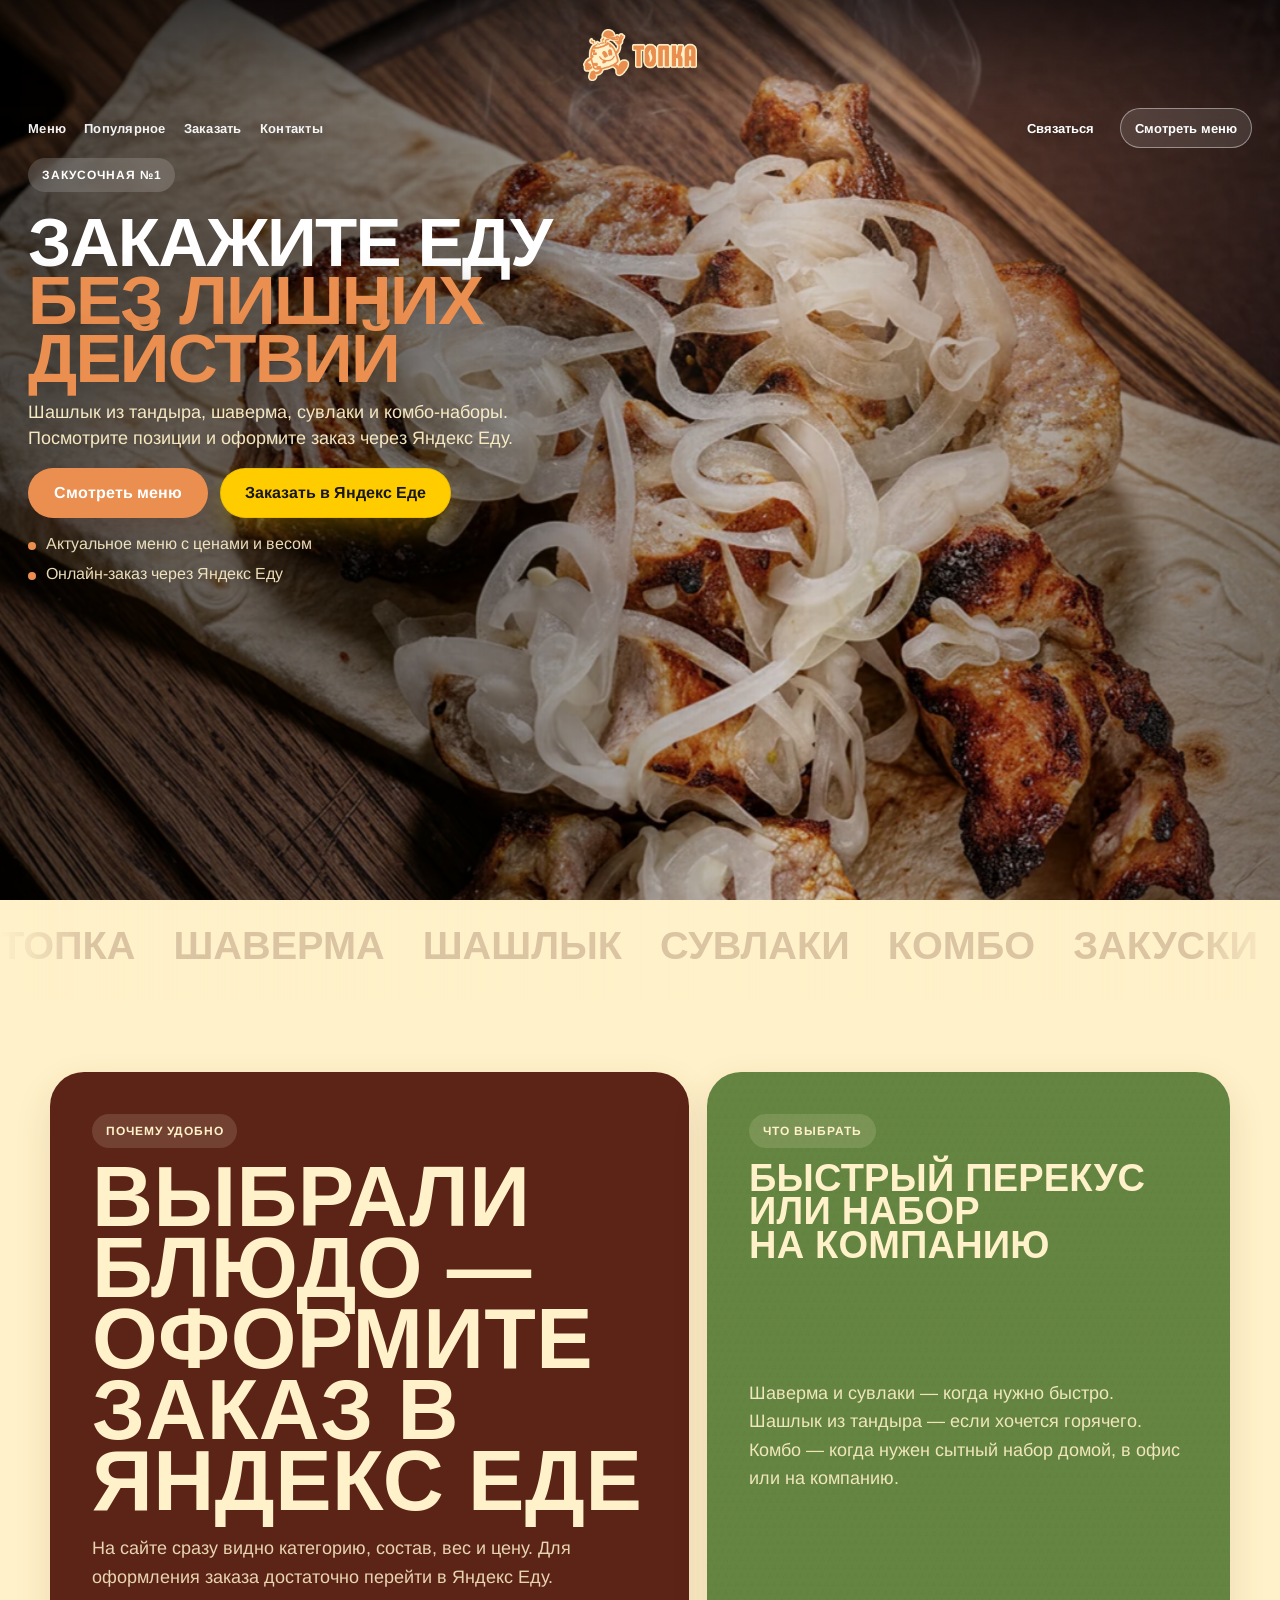
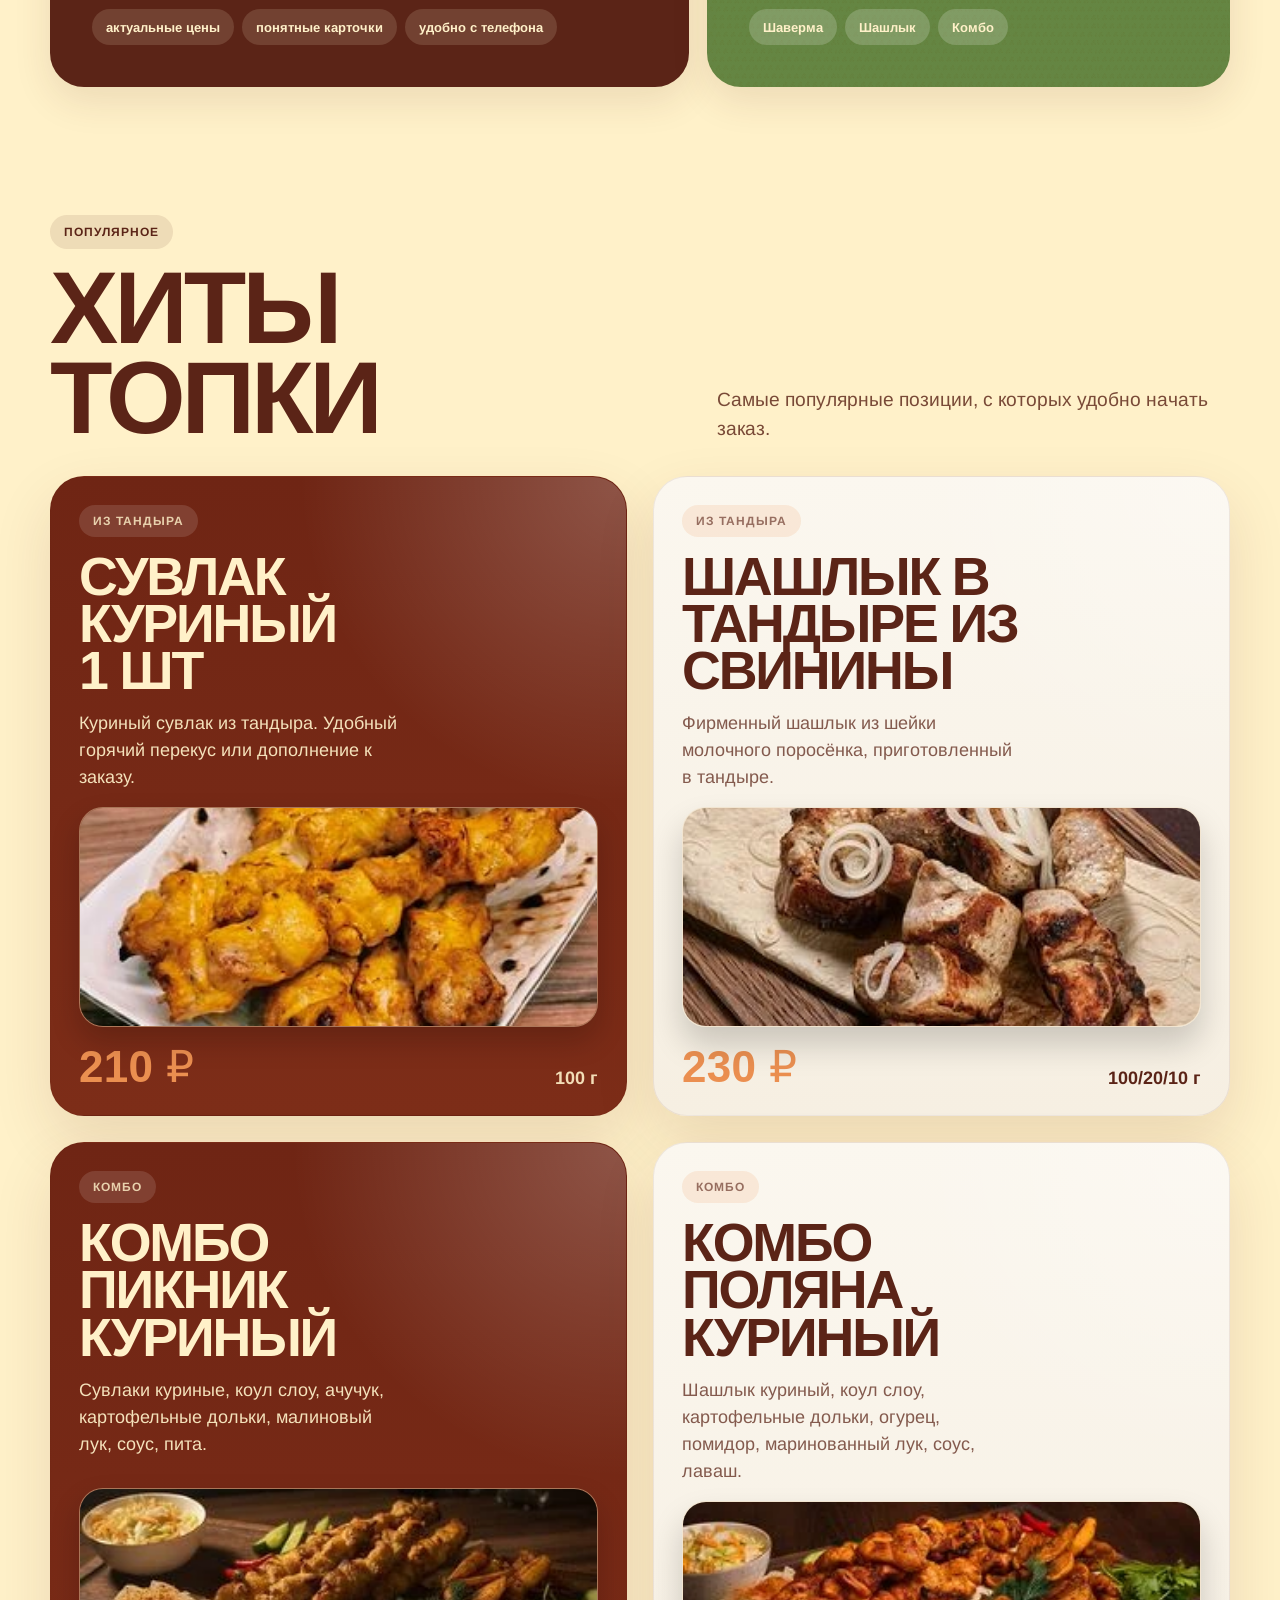
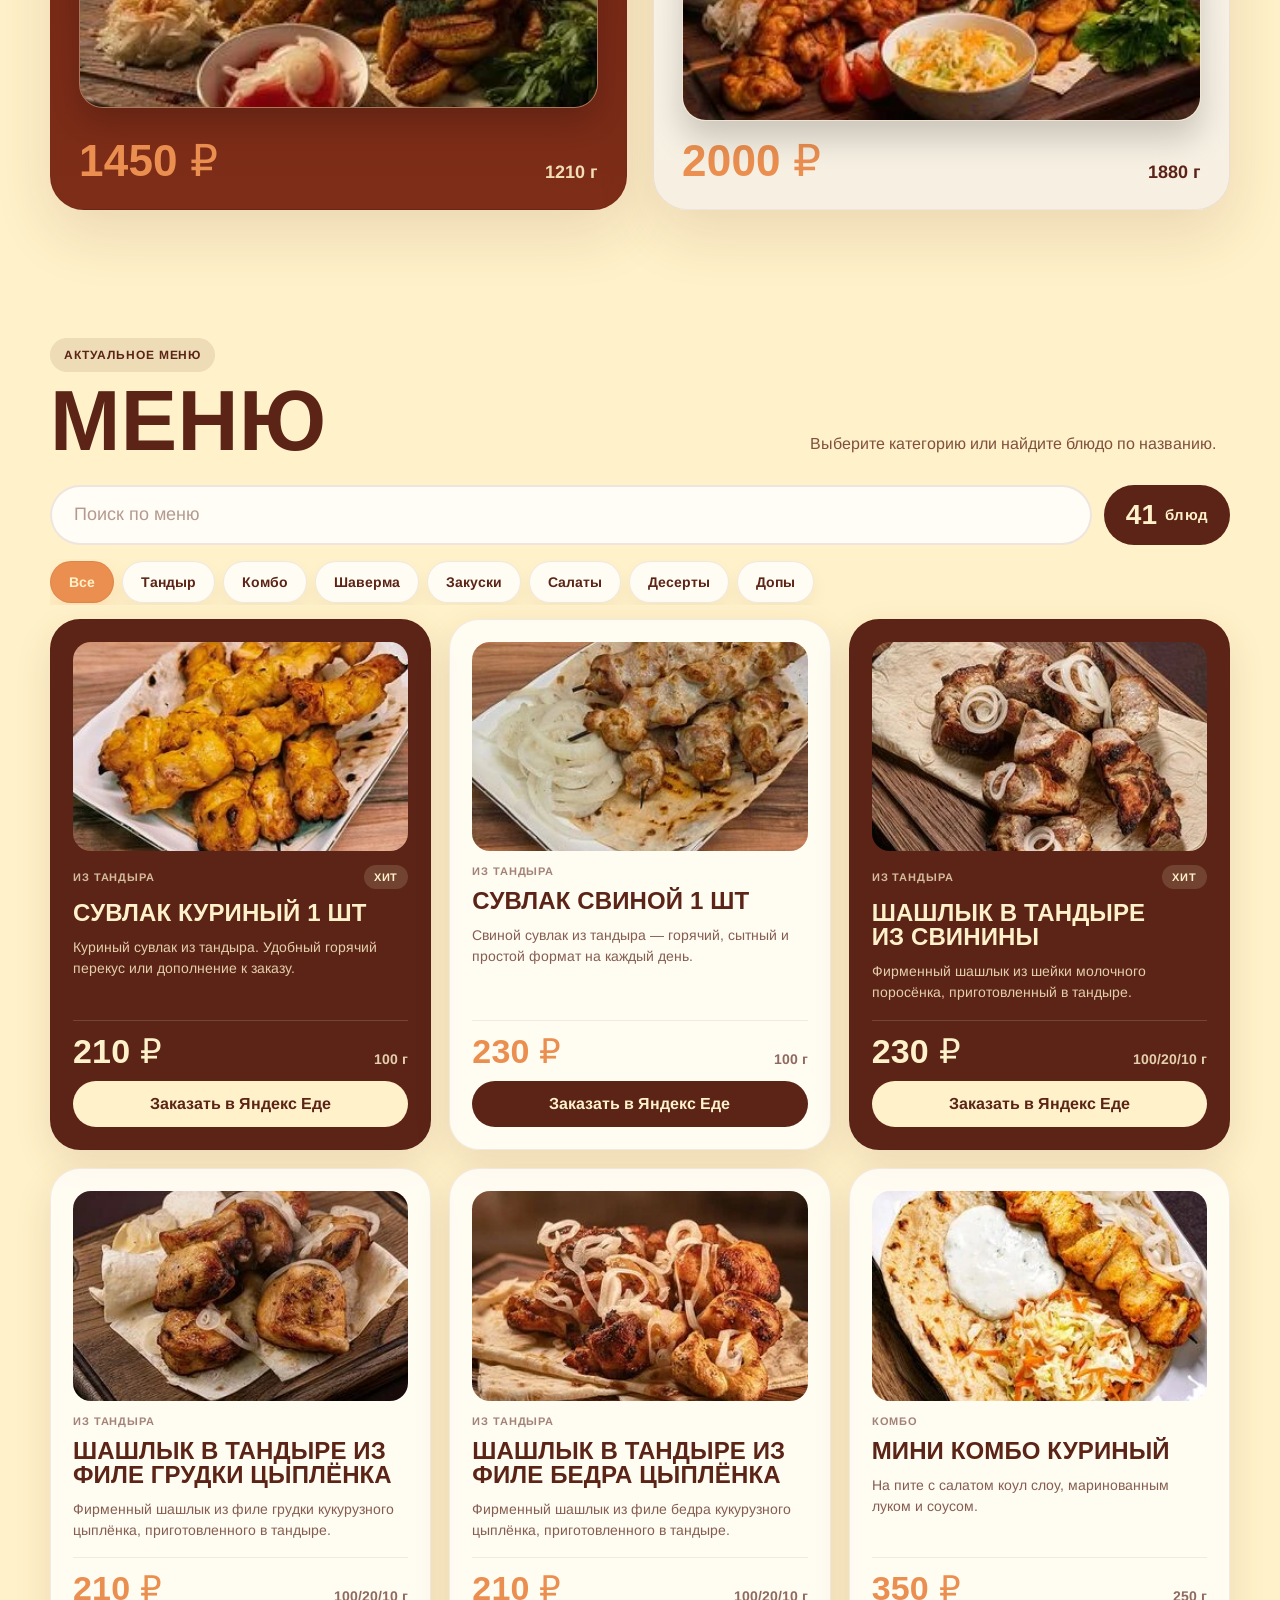
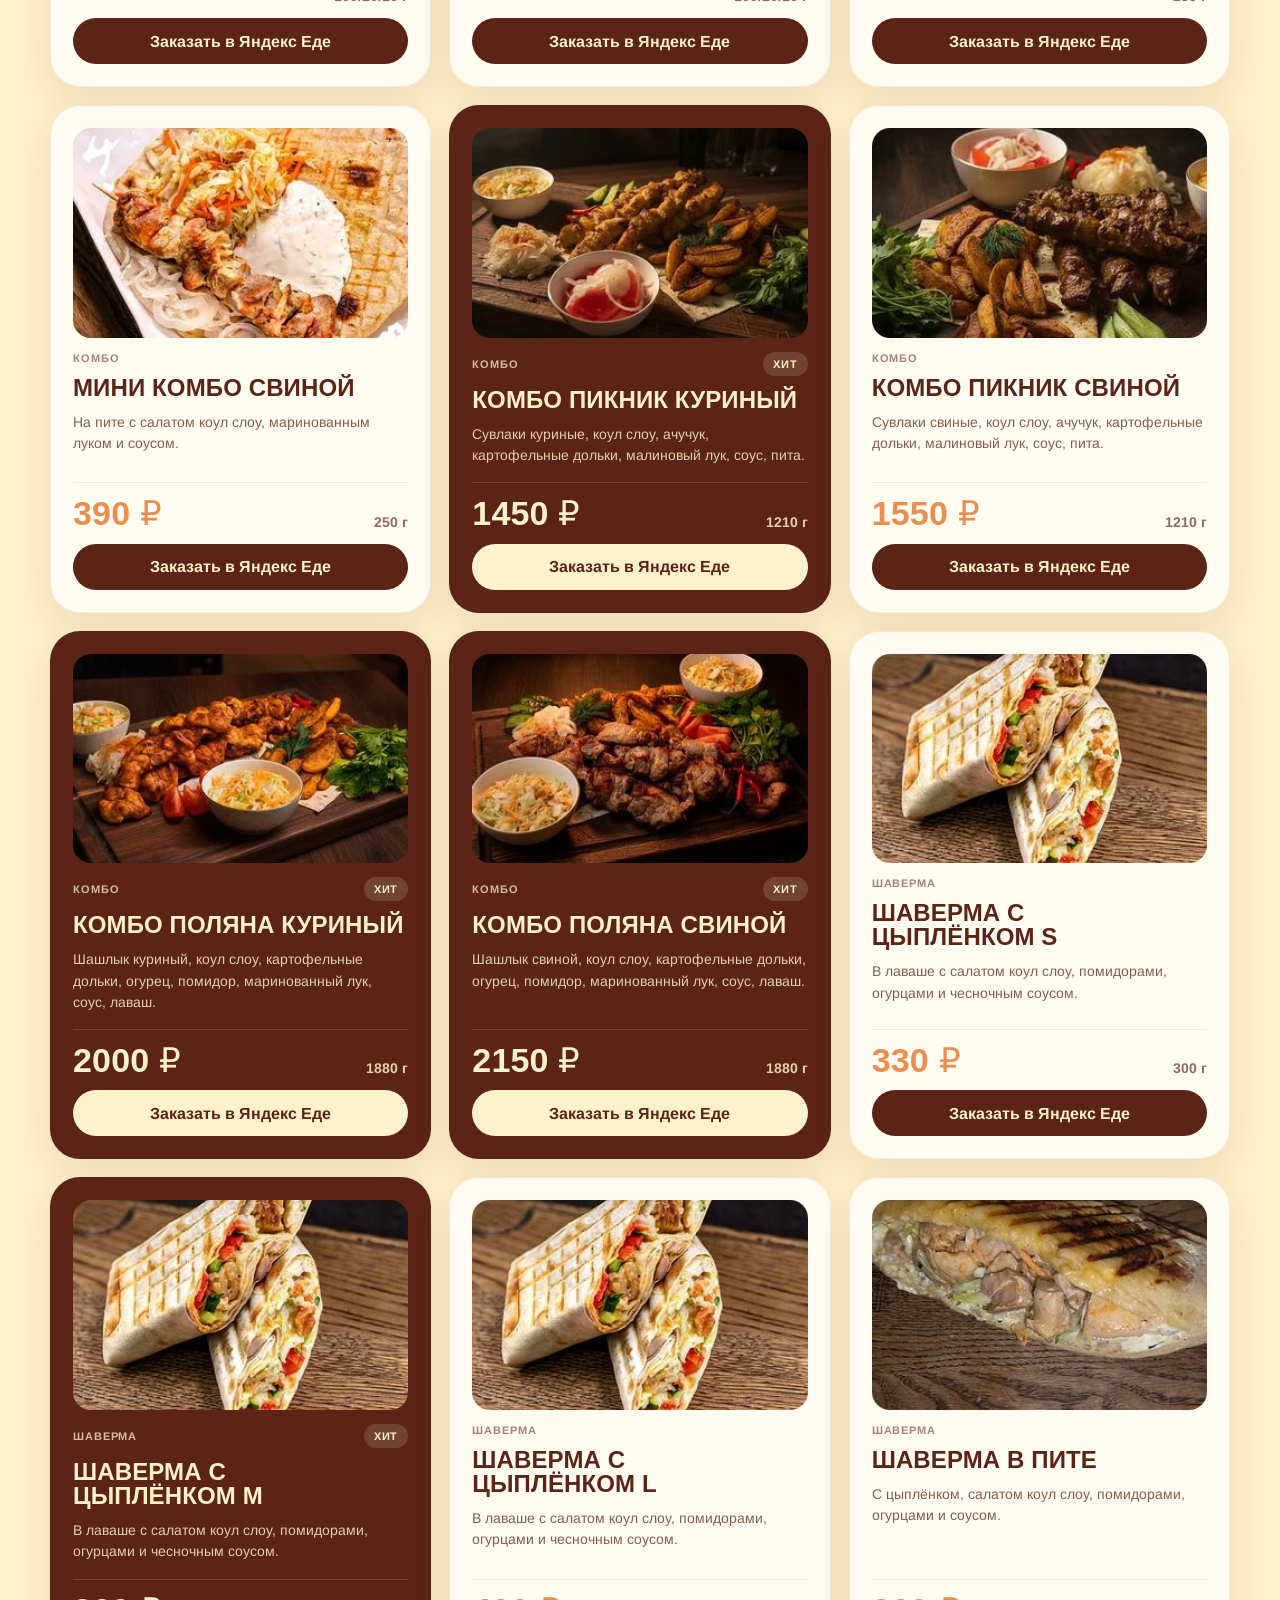
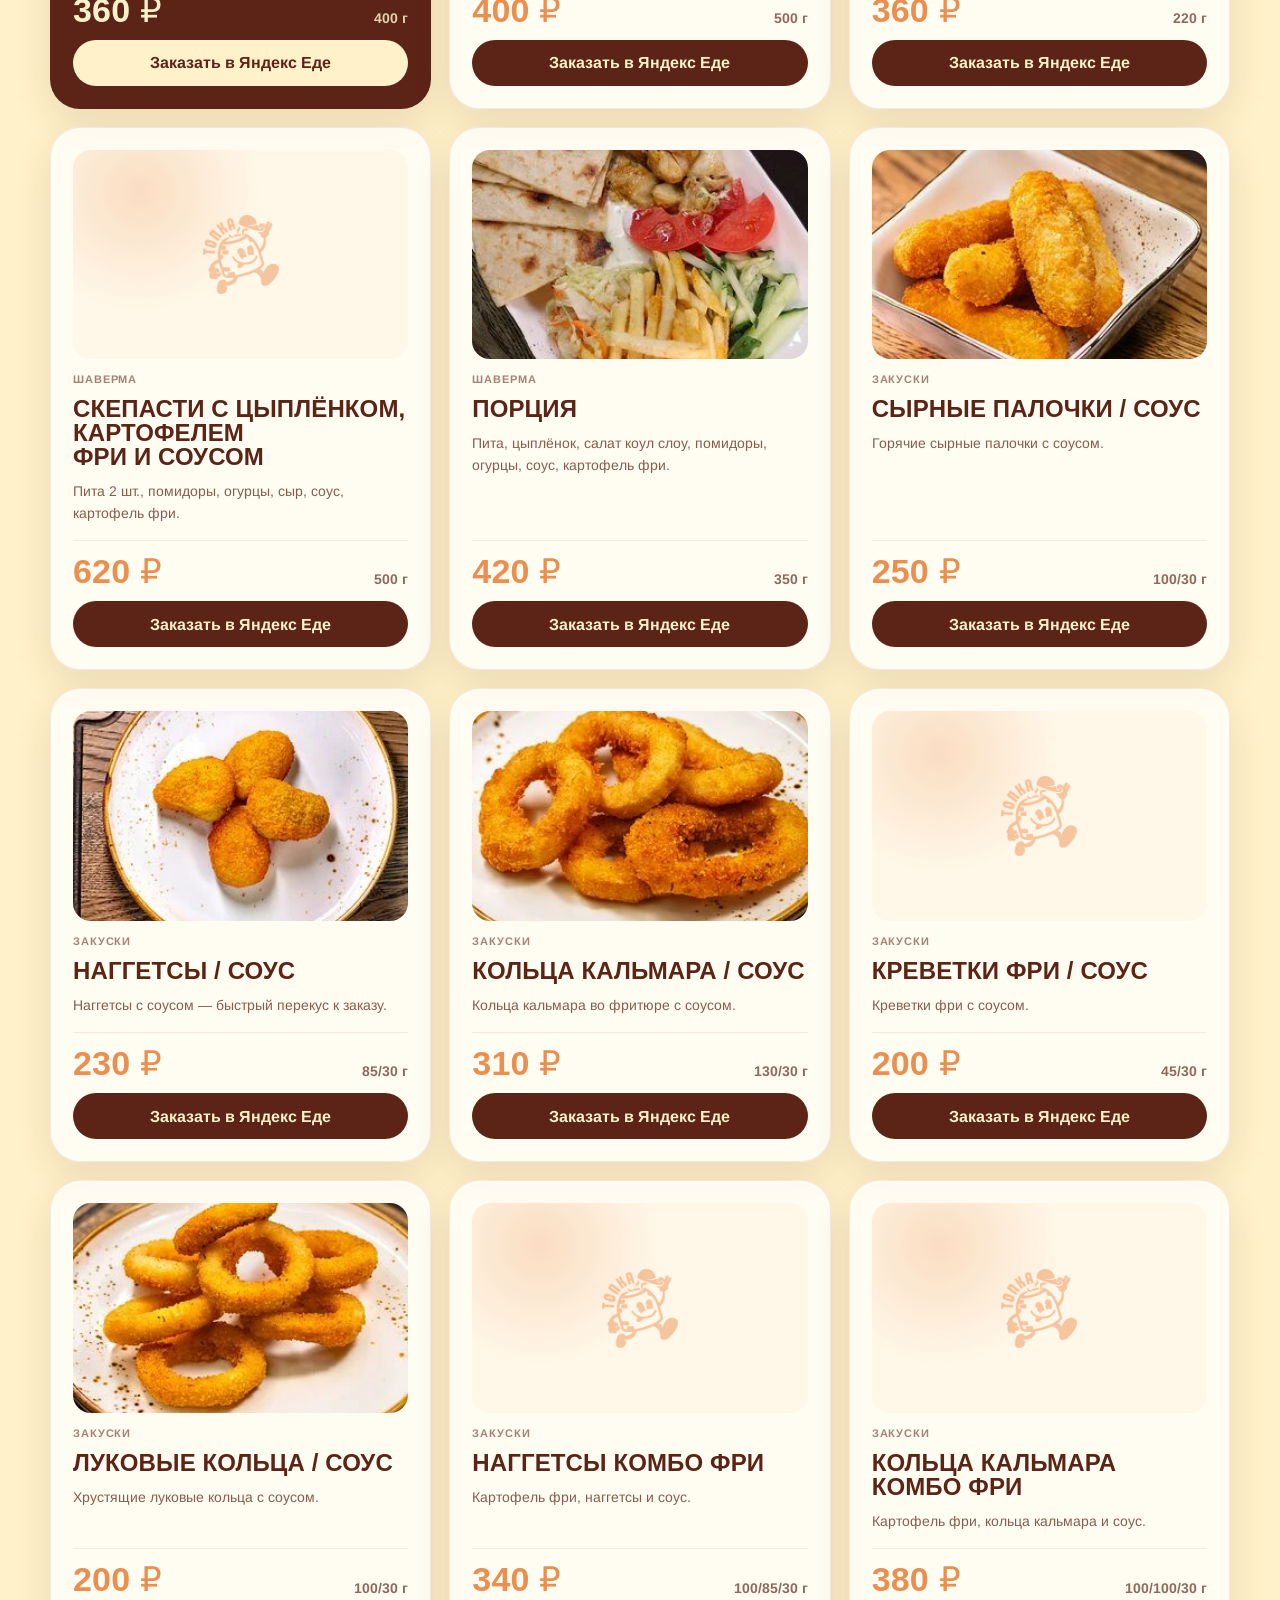
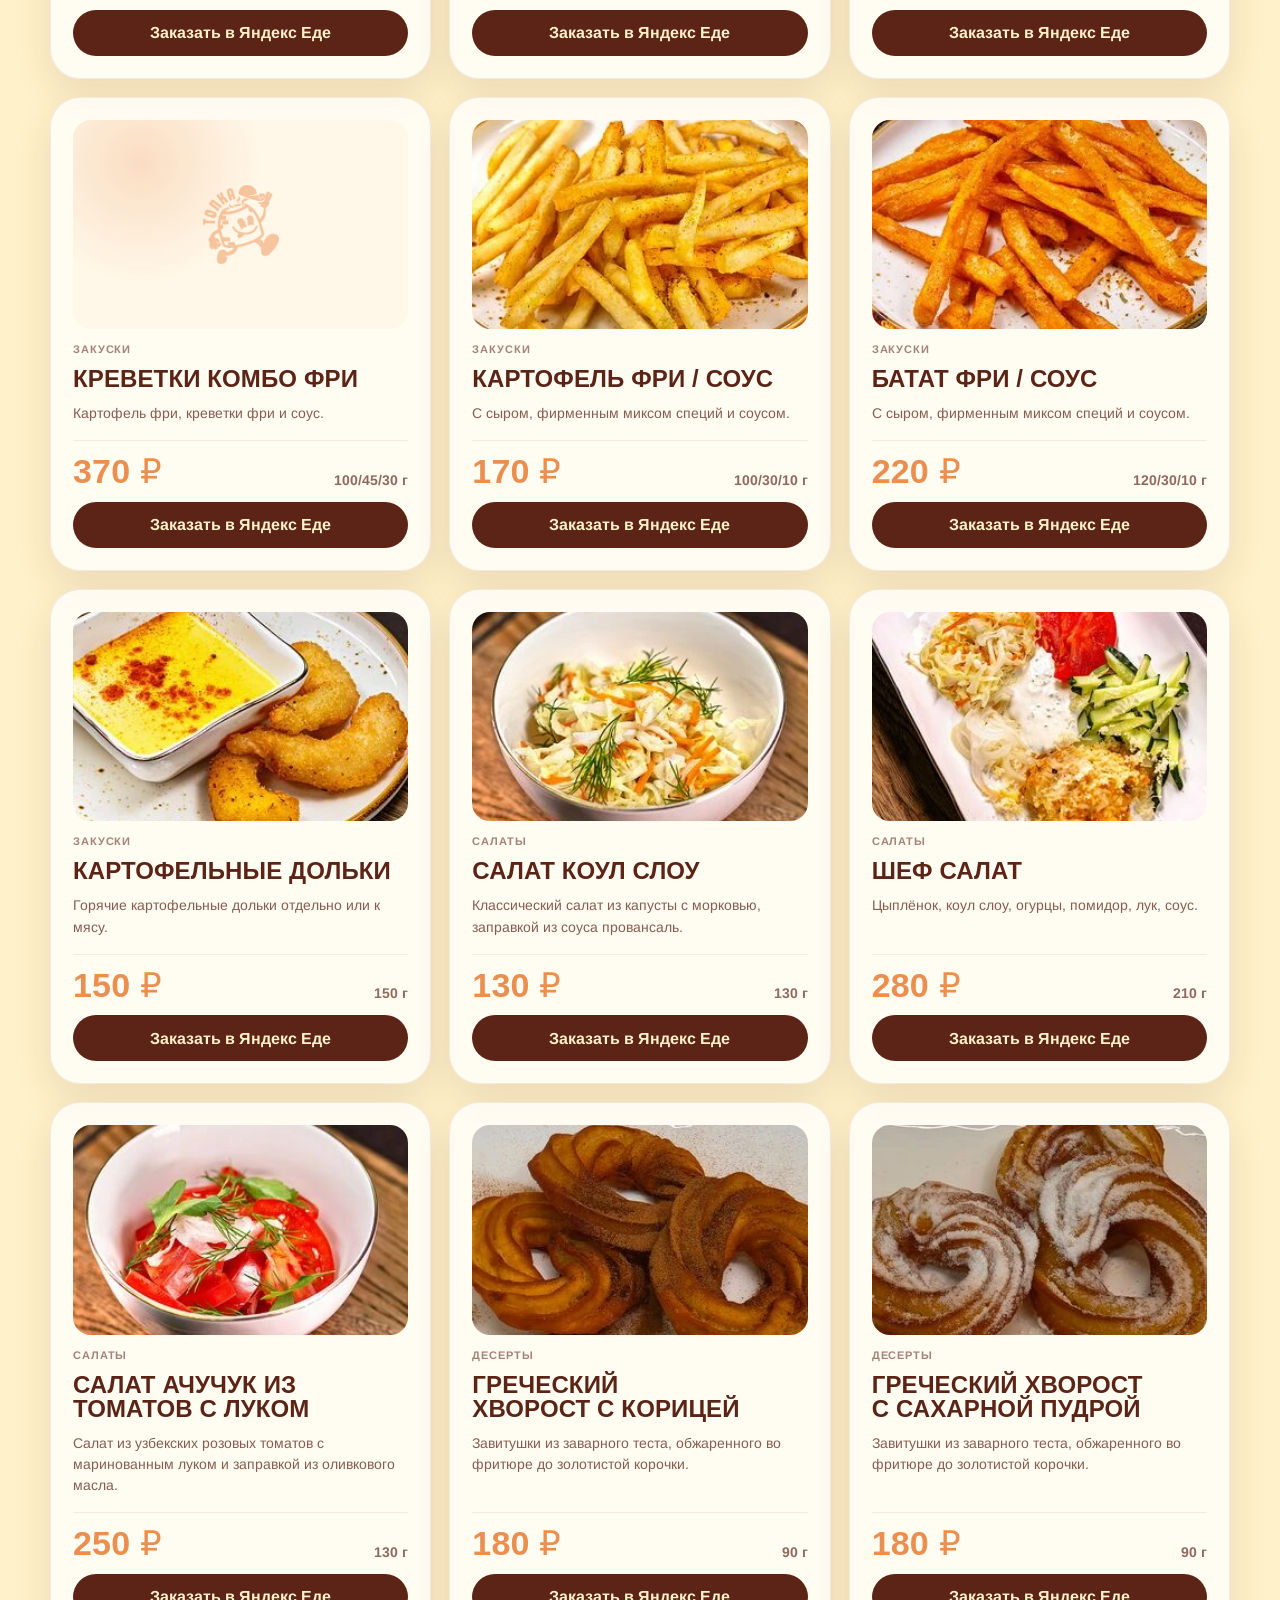
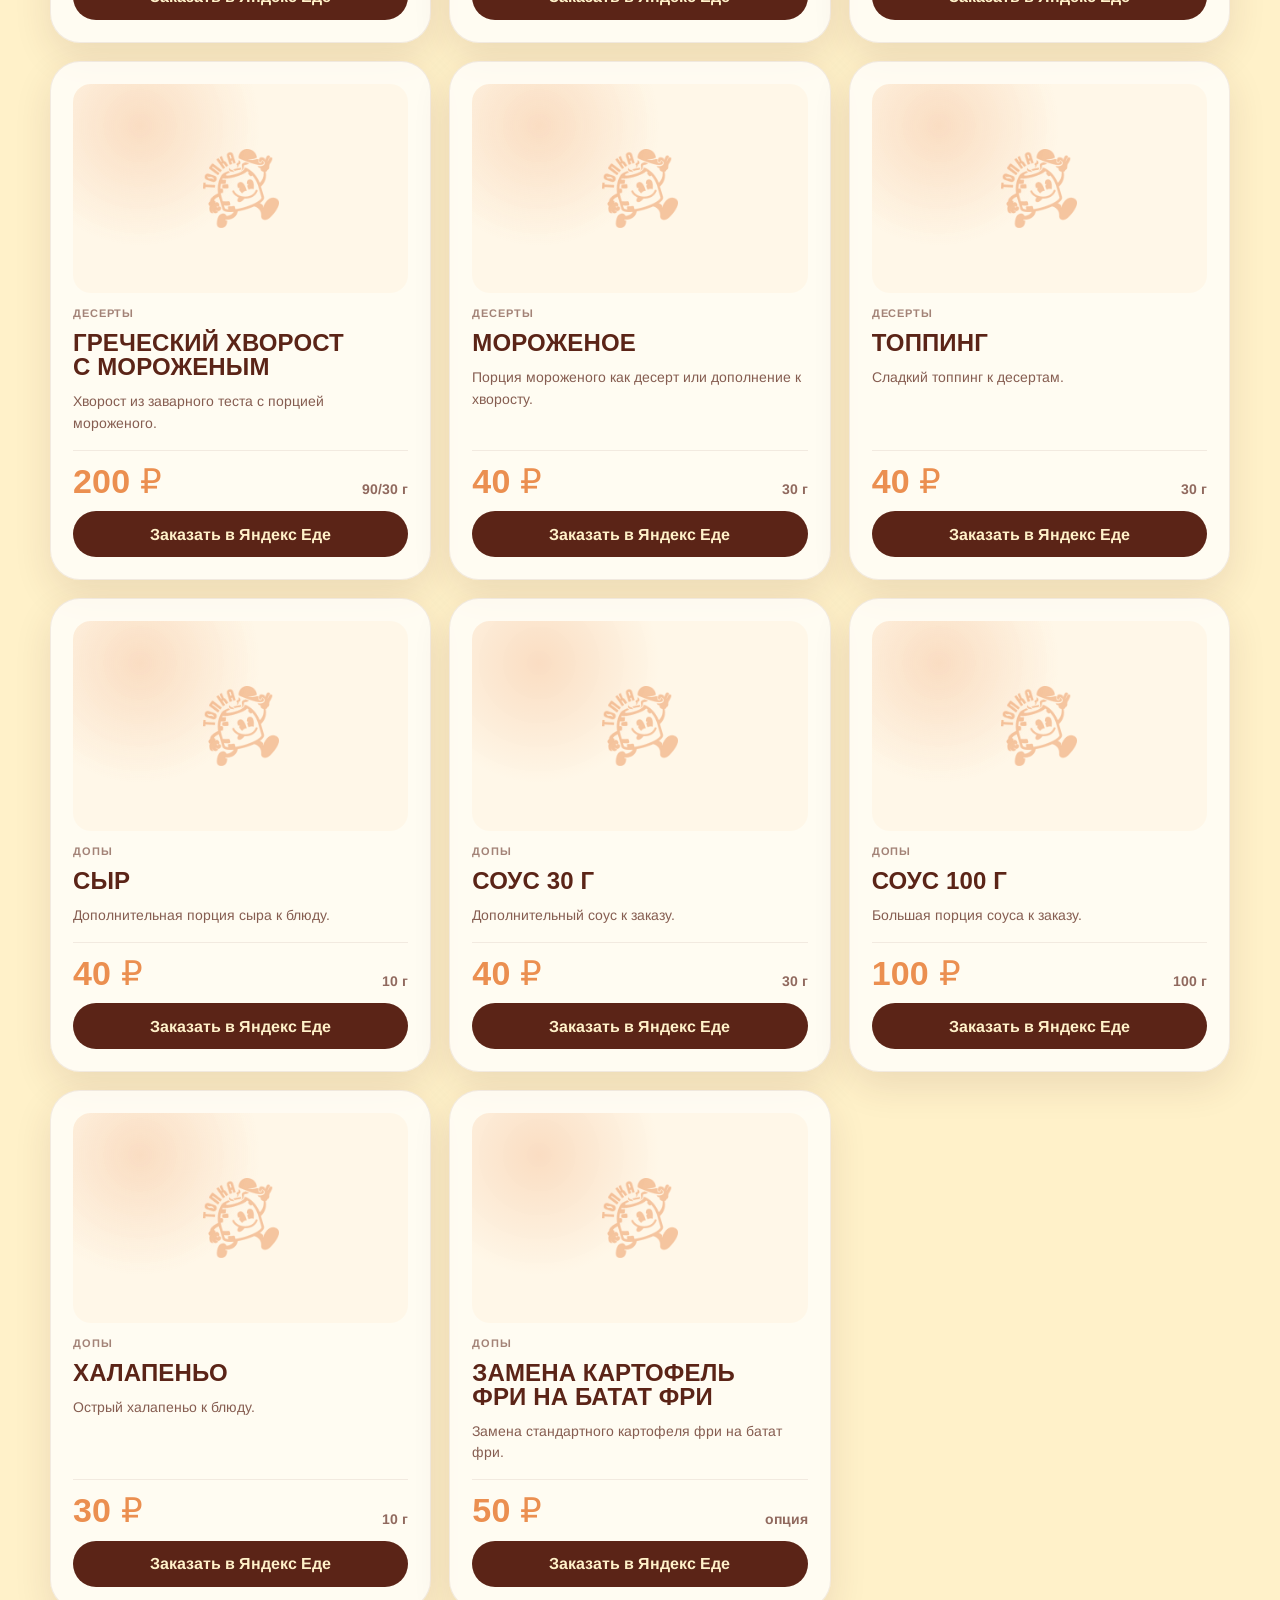
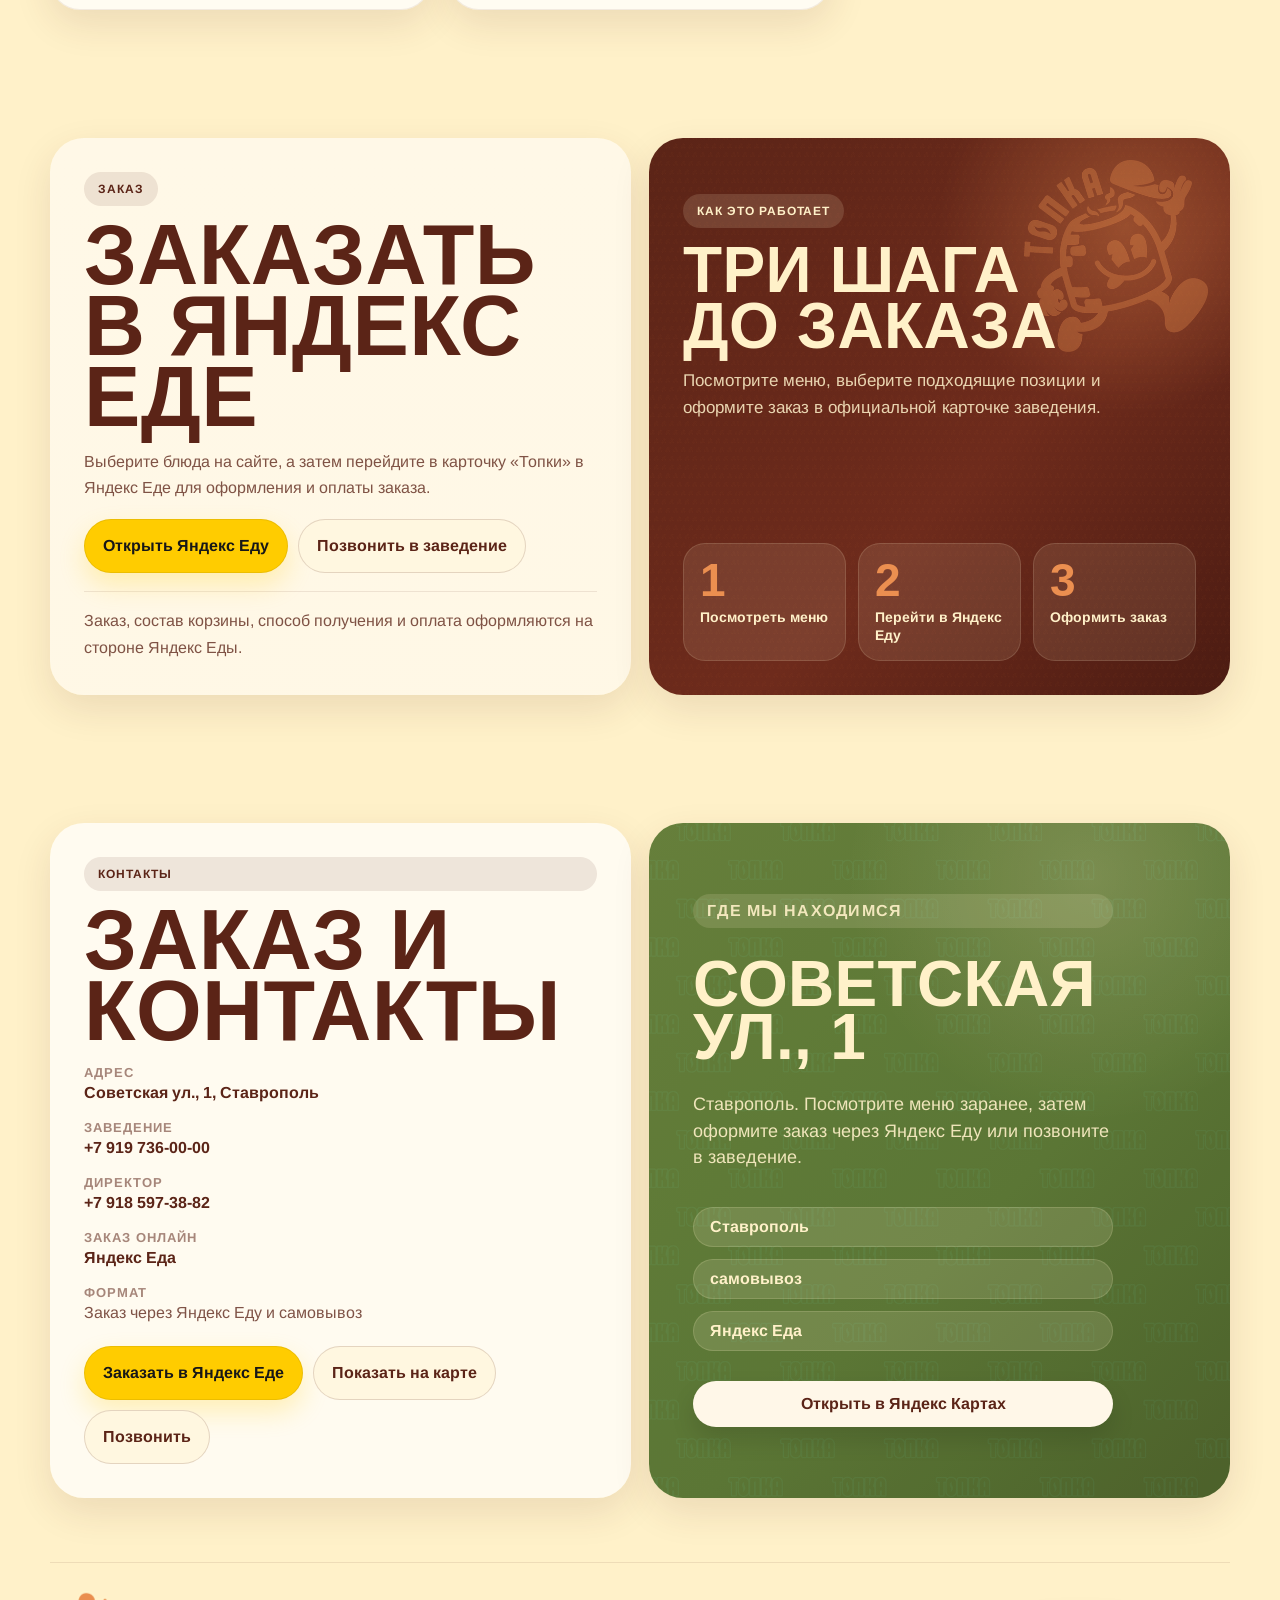
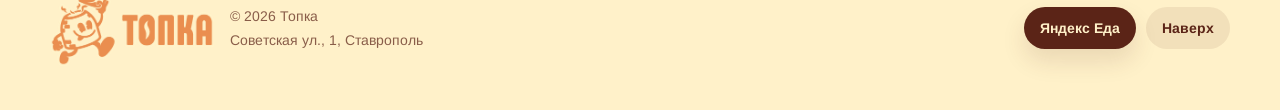
<file: index.html>
<!DOCTYPE html>

<html class="no-js" lang="ru">
<head>
<meta charset="utf-8"/>
<meta content="width=device-width, initial-scale=1, viewport-fit=cover" name="viewport"/>
<title>Топка в Ставрополе — шашлык, шаверма и комбо | Яндекс Еда</title>
<meta content="Меню закусочной «Топка» в Ставрополе: шашлык из тандыра, сувлаки, шаверма, комбо, закуски, салаты и десерты. Адрес: Советская ул., 1. Заказ через Яндекс Еду." name="description"/>
<meta content="index,follow,max-image-preview:large,max-snippet:-1,max-video-preview:-1" name="robots"/>
<meta content="index,follow,max-image-preview:large,max-snippet:-1,max-video-preview:-1" name="googlebot"/>
<meta content="#5b2417" name="theme-color"/>
<meta content="Топка" name="application-name"/>
<meta content="telephone=yes" name="format-detection"/>
<link href="./" rel="canonical"/>
<link href="assets/favicon.ico" rel="icon" sizes="any"/>
<link href="assets/favicon-32.png" rel="icon" sizes="32x32" type="image/png"/>
<link href="assets/favicon-192.png" rel="icon" sizes="192x192" type="image/png"/>
<link href="assets/apple-touch-icon.png" rel="apple-touch-icon" sizes="180x180"/>
<link href="site.webmanifest" rel="manifest"/>
<link as="image" fetchpriority="high" href="assets/shashlik.webp" rel="preload" type="image/webp"/>
<link href="//eda.yandex.ru" rel="dns-prefetch"/>
<link crossorigin="" href="https://eda.yandex.ru" rel="preconnect"/>
<meta content="website" property="og:type"/>
<meta content="ru_RU" property="og:locale"/>
<meta content="Топка" property="og:site_name"/>
<meta content="Топка в Ставрополе — шашлык, шаверма и комбо" property="og:title"/>
<meta content="Меню закусочной «Топка» по адресу Советская ул., 1, Ставрополь. Заказ через Яндекс Еду." property="og:description"/>
<meta content="./" property="og:url"/>
<meta content="assets/og-topka.jpg" property="og:image"/>
<meta content="1200" property="og:image:width"/>
<meta content="630" property="og:image:height"/>
<meta content="Топка — шашлык, шаверма и комбо" property="og:image:alt"/>
<meta content="summary_large_image" name="twitter:card"/>
<meta content="Топка в Ставрополе — шашлык, шаверма и комбо" name="twitter:title"/>
<meta content="Меню закусочной «Топка» по адресу Советская ул., 1, Ставрополь. Заказ через Яндекс Еду." name="twitter:description"/>
<meta content="assets/og-topka.jpg" name="twitter:image"/>
<script type="application/ld+json">
  {
    "@context": "https://schema.org",
    "@type": "Restaurant",
    "name": "Топка",
    "description": "Закусочная с шашлыком из тандыра, сувлаками, шавермой, комбо-наборами, закусками, салатами и десертами.",
    "url": "./",
    "image": "assets/og-topka.jpg",
    "logo": "assets/logo-horizontal.png",
    "telephone": "+7 919 736-00-00",
    "address": {
      "@type": "PostalAddress",
      "streetAddress": "Советская ул., 1",
      "addressLocality": "Ставрополь",
      "addressRegion": "Ставропольский край",
      "addressCountry": "RU"
    },
    "hasMap": "https://yandex.ru/maps/?text=%D0%A1%D0%BE%D0%B2%D0%B5%D1%82%D1%81%D0%BA%D0%B0%D1%8F%20%D1%83%D0%BB.%2C%201%2C%20%D0%A1%D1%82%D0%B0%D0%B2%D1%80%D0%BE%D0%BF%D0%BE%D0%BB%D1%8C",
    "priceRange": "₽₽",
    "servesCuisine": ["Шашлык", "Шаверма", "Сувлаки", "Фастфуд"],
    "acceptsReservations": false,
    "hasMenu": {
      "@type": "Menu",
      "name": "Меню закусочной «Топка»",
      "url": "#menu"
    },
    "sameAs": ["https://eda.yandex.ru/restaurant/topka_prjdh?utm_campaign=android&utm_medium=referral&utm_source=rst_shared_link"]
  }
  </script>
<link href="styles.css" rel="stylesheet"/>
<script>document.documentElement.classList.replace('no-js','js');</script>
</head>
<body>
<div aria-hidden="true" class="page-bg"></div>
<header class="header" data-header="">
<div class="header__top">
<a aria-label="Топка — на главную" class="brand" href="#top">
<img alt="Топка" decoding="async" height="327" src="assets/logo-horizontal.png" width="720"/>
<div class="brand__meta">
<span>закусочная</span>
<small>шашлык, шаверма, сувлаки</small>
</div>
</a>
<nav aria-label="Основная навигация" class="nav" id="site-navigation">
<a href="#menu">Меню</a>
<a href="#hits">Популярное</a>
<a href="https://eda.yandex.ru/restaurant/topka_prjdh?utm_campaign=android&amp;utm_medium=referral&amp;utm_source=rst_shared_link" rel="noopener noreferrer" target="_blank">Заказать</a>
<a href="#contacts">Контакты</a>
</nav>
<div class="header__actions">
<a class="header__ghost" href="#contacts">Связаться</a>
<a class="header__cta" href="#menu">Смотреть меню</a>
</div>
<button aria-controls="site-navigation" aria-expanded="false" aria-label="Открыть меню" class="burger" data-menu-toggle="" type="button">
<span></span><span></span><span></span>
</button>
</div>
<div class="header__bottom">
<div aria-label="Основные категории" class="header__chips">
<span>Шашлык из тандыра</span>
<span>Шаверма</span>
<span>Сувлаки</span>
<span>Комбо</span>
</div>
<div class="header__note">Заказ онлайн через Яндекс Еду</div>
</div>
</header>
<main id="top">
<section class="hero reveal">
<div class="hero__banner">
<div class="hero__image">
<img alt="Шашлык в тандыре" decoding="async" fetchpriority="high" height="1081" src="assets/shashlik.webp" width="1500"/>
</div>
<div class="hero__overlay"></div>
<img alt="Топка" class="hero__center-logo" decoding="async" height="578" src="assets/logo-vertical.png" width="480"/>
<div class="hero__content">
<div class="hero__copy">
<span class="eyebrow eyebrow--hero">закусочная №1</span>
<h1>Закажите еду<br/><span>без лишних действий</span></h1>
<p class="hero__lead">Шашлык из тандыра, шаверма, сувлаки и комбо-наборы. Посмотрите позиции и оформите заказ через Яндекс Еду.</p>
<div class="hero__actions">
<a class="btn btn--dark" href="#menu">Смотреть меню</a>
<a class="btn btn--yandex" href="https://eda.yandex.ru/restaurant/topka_prjdh?utm_campaign=android&amp;utm_medium=referral&amp;utm_source=rst_shared_link" rel="noopener noreferrer" target="_blank">Заказать в Яндекс Еде</a>
</div>
<ul aria-label="Преимущества" class="hero__list">
<li>Актуальное меню с ценами и весом</li>
<li>Онлайн-заказ через Яндекс Еду</li>
</ul>
</div>
<div class="hero__aside">
<div class="hero__feature">
<span>Формат</span>
<strong>Быстрый заказ и самовывоз</strong>
</div>
<div aria-label="Преимущества" class="hero__stats">
<div><b data-stat-items="">41</b><span>позиция в меню</span></div>
<div><b data-stat-categories="">7</b><span>категорий</span></div>
<div><b>1</b><span>клик до заявки</span></div>
</div>
</div>
</div>
<div class="hero__bottom-line">
<a href="#menu">Смотреть меню</a>
<a href="https://eda.yandex.ru/restaurant/topka_prjdh?utm_campaign=android&amp;utm_medium=referral&amp;utm_source=rst_shared_link" rel="noopener noreferrer" target="_blank">Заказать</a>
<a href="#contacts">Связаться</a>
</div>
</div>
</section>
<section aria-label="Фирменная строка" class="marquee marquee--brand">
<div class="marquee__track">
<span>ТОПКА</span><span>ШАВЕРМА</span><span>ШАШЛЫК</span><span>СУВЛАКИ</span><span>КОМБО</span><span>ЗАКУСКИ</span>
<span>ТОПКА</span><span>ШАВЕРМА</span><span>ШАШЛЫК</span><span>СУВЛАКИ</span><span>КОМБО</span><span>ЗАКУСКИ</span>
<span>ТОПКА</span><span>ШАВЕРМА</span><span>ШАШЛЫК</span><span>СУВЛАКИ</span><span>КОМБО</span><span>ЗАКУСКИ</span>
</div>
</section>
<section class="section split reveal" id="about">
<div class="panel panel--brown">
<div>
<span class="eyebrow eyebrow--cream">почему удобно</span>
<h2>Выбрали блюдо — оформите заказ в Яндекс Еде</h2>
</div>
<p>На сайте сразу видно категорию, состав, вес и цену. Для оформления заказа достаточно перейти в Яндекс Еду.</p>
<div class="mini-benefits mini-benefits--contrast">
<span>актуальные цены</span>
<span>понятные карточки</span>
<span>удобно с телефона</span>
</div>
</div>
<div class="panel panel--pattern">
<div>
<span class="eyebrow eyebrow--cream">что выбрать</span>
<h3>Быстрый перекус или набор на компанию</h3>
</div>
<p>Шаверма и сувлаки — когда нужно быстро. Шашлык из тандыра — если хочется горячего. Комбо — когда нужен сытный набор домой, в офис или на компанию.</p>
<div class="mini-benefits">
<span>Шаверма</span>
<span>Шашлык</span>
<span>Комбо</span>
</div>
</div>
</section>
<section class="section hits reveal" id="hits">
<div class="section-head">
<div>
<span class="eyebrow">популярное</span>
<h2>Хиты Топки</h2>
</div>
<p>Самые популярные позиции, с которых удобно начать заказ.</p>
</div>
<div class="hit-grid" data-hit-grid="">
<article class="hit-card" itemscope="" itemtype="https://schema.org/MenuItem">
<span class="hit-card__label">Из тандыра</span>
<h3 itemprop="name">Сувлак куриный 1 шт</h3>
<p itemprop="description">Куриный сувлак из тандыра. Удобный горячий перекус или дополнение к заказу.</p>
<img alt="Сувлак куриный 1 шт" decoding="async" loading="lazy" src="assets/menu/suvlak-kurinyy-1-sht.webp"/>
<div class="hit-card__meta">
<strong>210 ₽</strong>
<span>100 г</span>
</div>
</article>

<article class="hit-card" itemscope="" itemtype="https://schema.org/MenuItem">
<span class="hit-card__label">Из тандыра</span>
<h3 itemprop="name">Шашлык в тандыре из свинины</h3>
<p itemprop="description">Фирменный шашлык из шейки молочного поросёнка, приготовленный в тандыре.</p>
<img alt="Шашлык в тандыре из свинины" decoding="async" loading="lazy" src="assets/menu/shashlyk-v-tandyre-iz-svininy.webp"/>
<div class="hit-card__meta">
<strong>230 ₽</strong>
<span>100/20/10 г</span>
</div>
</article>

<article class="hit-card" itemscope="" itemtype="https://schema.org/MenuItem">
<span class="hit-card__label">Комбо</span>
<h3 itemprop="name">Комбо Пикник куриный</h3>
<p itemprop="description">Сувлаки куриные, коул слоу, ачучук, картофельные дольки, малиновый лук, соус, пита.</p>
<img alt="Комбо Пикник куриный" decoding="async" loading="lazy" src="assets/menu/kombo-piknik-kurinyy.webp"/>
<div class="hit-card__meta">
<strong>1450 ₽</strong>
<span>1210 г</span>
</div>
</article>

<article class="hit-card" itemscope="" itemtype="https://schema.org/MenuItem">
<span class="hit-card__label">Комбо</span>
<h3 itemprop="name">Комбо Поляна куриный</h3>
<p itemprop="description">Шашлык куриный, коул слоу, картофельные дольки, огурец, помидор, маринованный лук, соус, лаваш.</p>
<img alt="Комбо Поляна куриный" decoding="async" loading="lazy" src="assets/menu/kombo-polyana-kurinyy.webp"/>
<div class="hit-card__meta">
<strong>2000 ₽</strong>
<span>1880 г</span>
</div>
</article>
</div>
</section>
<section class="section menu-section reveal" id="menu" itemscope="" itemtype="https://schema.org/Menu">
<div class="section-head section-head--menu">
<div>
<span class="eyebrow">актуальное меню</span>
<h2>Меню</h2>
</div>
<p>Выберите категорию или найдите блюдо по названию.</p>
</div>
<div class="menu-tools">
<div class="search-wrap">
<label class="visually-hidden" for="menu-search">Поиск по меню</label>
<input autocomplete="off" data-menu-search="" enterkeyhint="search" id="menu-search" placeholder="Поиск по меню" type="search"/>
</div>
<div class="menu-count"><span data-menu-count="">0</span><small>блюд</small></div>
</div>
<div class="tabs-wrap">
<div aria-label="Категории меню" class="category-tabs" data-category-tabs="">
<button class="tab is-active" data-filter="all" type="button">Все</button>
</div>
</div>
<div class="menu-status" data-menu-status="">Меню загружается…</div>
<div class="menu-grid" data-menu-grid="">
<article class="menu-card is-hot" data-category="tandoor" itemscope="" itemtype="https://schema.org/MenuItem">
<img alt="Сувлак куриный 1 шт" class="menu-card__image" decoding="async" loading="lazy" src="assets/menu/suvlak-kurinyy-1-sht.webp"/>
<div class="menu-card__top">
<span>Из тандыра</span>
<em>хит</em>
</div>
<h3 itemprop="name">Сувлак куриный 1 шт</h3>
<p itemprop="description">Куриный сувлак из тандыра. Удобный горячий перекус или дополнение к заказу.</p>
<div class="menu-card__meta" itemprop="offers" itemscope="" itemtype="https://schema.org/Offer">
<meta content="RUB" itemprop="priceCurrency"/>
<strong content="210" itemprop="price">210 ₽</strong>
<span>100 г</span>
</div>
<a class="menu-card__order" href="https://eda.yandex.ru/restaurant/topka_prjdh?utm_campaign=android&amp;utm_medium=referral&amp;utm_source=rst_shared_link" rel="noopener noreferrer" target="_blank">
    Заказать в Яндекс Еде
  </a>
</article>

<article class="menu-card" data-category="tandoor" itemscope="" itemtype="https://schema.org/MenuItem">
<img alt="Сувлак свиной 1 шт" class="menu-card__image" decoding="async" loading="lazy" src="assets/menu/suvlak-svinoy-1-sht.webp"/>
<div class="menu-card__top">
<span>Из тандыра</span>
</div>
<h3 itemprop="name">Сувлак свиной 1 шт</h3>
<p itemprop="description">Свиной сувлак из тандыра — горячий, сытный и простой формат на каждый день.</p>
<div class="menu-card__meta" itemprop="offers" itemscope="" itemtype="https://schema.org/Offer">
<meta content="RUB" itemprop="priceCurrency"/>
<strong content="230" itemprop="price">230 ₽</strong>
<span>100 г</span>
</div>
<a class="menu-card__order" href="https://eda.yandex.ru/restaurant/topka_prjdh?utm_campaign=android&amp;utm_medium=referral&amp;utm_source=rst_shared_link" rel="noopener noreferrer" target="_blank">
    Заказать в Яндекс Еде
  </a>
</article>

<article class="menu-card is-hot" data-category="tandoor" itemscope="" itemtype="https://schema.org/MenuItem">
<img alt="Шашлык в тандыре из свинины" class="menu-card__image" decoding="async" loading="lazy" src="assets/menu/shashlyk-v-tandyre-iz-svininy.webp"/>
<div class="menu-card__top">
<span>Из тандыра</span>
<em>хит</em>
</div>
<h3 itemprop="name">Шашлык в тандыре из свинины</h3>
<p itemprop="description">Фирменный шашлык из шейки молочного поросёнка, приготовленный в тандыре.</p>
<div class="menu-card__meta" itemprop="offers" itemscope="" itemtype="https://schema.org/Offer">
<meta content="RUB" itemprop="priceCurrency"/>
<strong content="230" itemprop="price">230 ₽</strong>
<span>100/20/10 г</span>
</div>
<a class="menu-card__order" href="https://eda.yandex.ru/restaurant/topka_prjdh?utm_campaign=android&amp;utm_medium=referral&amp;utm_source=rst_shared_link" rel="noopener noreferrer" target="_blank">
    Заказать в Яндекс Еде
  </a>
</article>

<article class="menu-card" data-category="tandoor" itemscope="" itemtype="https://schema.org/MenuItem">
<img alt="Шашлык в тандыре из филе грудки цыплёнка" class="menu-card__image" decoding="async" loading="lazy" src="assets/menu/shashlyk-v-tandyre-iz-file-grudki-cyplenka.webp"/>
<div class="menu-card__top">
<span>Из тандыра</span>
</div>
<h3 itemprop="name">Шашлык в тандыре из филе грудки цыплёнка</h3>
<p itemprop="description">Фирменный шашлык из филе грудки кукурузного цыплёнка, приготовленного в тандыре.</p>
<div class="menu-card__meta" itemprop="offers" itemscope="" itemtype="https://schema.org/Offer">
<meta content="RUB" itemprop="priceCurrency"/>
<strong content="210" itemprop="price">210 ₽</strong>
<span>100/20/10 г</span>
</div>
<a class="menu-card__order" href="https://eda.yandex.ru/restaurant/topka_prjdh?utm_campaign=android&amp;utm_medium=referral&amp;utm_source=rst_shared_link" rel="noopener noreferrer" target="_blank">
    Заказать в Яндекс Еде
  </a>
</article>

<article class="menu-card" data-category="tandoor" itemscope="" itemtype="https://schema.org/MenuItem">
<img alt="Шашлык в тандыре из филе бедра цыплёнка" class="menu-card__image" decoding="async" loading="lazy" src="assets/menu/shashlyk-v-tandyre-iz-file-bedra-cyplenka.webp"/>
<div class="menu-card__top">
<span>Из тандыра</span>
</div>
<h3 itemprop="name">Шашлык в тандыре из филе бедра цыплёнка</h3>
<p itemprop="description">Фирменный шашлык из филе бедра кукурузного цыплёнка, приготовленного в тандыре.</p>
<div class="menu-card__meta" itemprop="offers" itemscope="" itemtype="https://schema.org/Offer">
<meta content="RUB" itemprop="priceCurrency"/>
<strong content="210" itemprop="price">210 ₽</strong>
<span>100/20/10 г</span>
</div>
<a class="menu-card__order" href="https://eda.yandex.ru/restaurant/topka_prjdh?utm_campaign=android&amp;utm_medium=referral&amp;utm_source=rst_shared_link" rel="noopener noreferrer" target="_blank">
    Заказать в Яндекс Еде
  </a>
</article>

<article class="menu-card" data-category="combo" itemscope="" itemtype="https://schema.org/MenuItem">
<img alt="Мини комбо куриный" class="menu-card__image" decoding="async" loading="lazy" src="assets/menu/mini-kombo-kurinyy.webp"/>
<div class="menu-card__top">
<span>Комбо</span>
</div>
<h3 itemprop="name">Мини комбо куриный</h3>
<p itemprop="description">На пите с салатом коул слоу, маринованным луком и соусом.</p>
<div class="menu-card__meta" itemprop="offers" itemscope="" itemtype="https://schema.org/Offer">
<meta content="RUB" itemprop="priceCurrency"/>
<strong content="350" itemprop="price">350 ₽</strong>
<span>250 г</span>
</div>
<a class="menu-card__order" href="https://eda.yandex.ru/restaurant/topka_prjdh?utm_campaign=android&amp;utm_medium=referral&amp;utm_source=rst_shared_link" rel="noopener noreferrer" target="_blank">
    Заказать в Яндекс Еде
  </a>
</article>

<article class="menu-card" data-category="combo" itemscope="" itemtype="https://schema.org/MenuItem">
<img alt="Мини комбо свиной" class="menu-card__image" decoding="async" loading="lazy" src="assets/menu/mini-kombo-svinoy.webp"/>
<div class="menu-card__top">
<span>Комбо</span>
</div>
<h3 itemprop="name">Мини комбо свиной</h3>
<p itemprop="description">На пите с салатом коул слоу, маринованным луком и соусом.</p>
<div class="menu-card__meta" itemprop="offers" itemscope="" itemtype="https://schema.org/Offer">
<meta content="RUB" itemprop="priceCurrency"/>
<strong content="390" itemprop="price">390 ₽</strong>
<span>250 г</span>
</div>
<a class="menu-card__order" href="https://eda.yandex.ru/restaurant/topka_prjdh?utm_campaign=android&amp;utm_medium=referral&amp;utm_source=rst_shared_link" rel="noopener noreferrer" target="_blank">
    Заказать в Яндекс Еде
  </a>
</article>

<article class="menu-card is-hot" data-category="combo" itemscope="" itemtype="https://schema.org/MenuItem">
<img alt="Комбо Пикник куриный" class="menu-card__image" decoding="async" loading="lazy" src="assets/menu/kombo-piknik-kurinyy.webp"/>
<div class="menu-card__top">
<span>Комбо</span>
<em>хит</em>
</div>
<h3 itemprop="name">Комбо Пикник куриный</h3>
<p itemprop="description">Сувлаки куриные, коул слоу, ачучук, картофельные дольки, малиновый лук, соус, пита.</p>
<div class="menu-card__meta" itemprop="offers" itemscope="" itemtype="https://schema.org/Offer">
<meta content="RUB" itemprop="priceCurrency"/>
<strong content="1450" itemprop="price">1450 ₽</strong>
<span>1210 г</span>
</div>
<a class="menu-card__order" href="https://eda.yandex.ru/restaurant/topka_prjdh?utm_campaign=android&amp;utm_medium=referral&amp;utm_source=rst_shared_link" rel="noopener noreferrer" target="_blank">
    Заказать в Яндекс Еде
  </a>
</article>

<article class="menu-card" data-category="combo" itemscope="" itemtype="https://schema.org/MenuItem">
<img alt="Комбо Пикник свиной" class="menu-card__image" decoding="async" loading="lazy" src="assets/menu/kombo-piknik-svinoy.webp"/>
<div class="menu-card__top">
<span>Комбо</span>
</div>
<h3 itemprop="name">Комбо Пикник свиной</h3>
<p itemprop="description">Сувлаки свиные, коул слоу, ачучук, картофельные дольки, малиновый лук, соус, пита.</p>
<div class="menu-card__meta" itemprop="offers" itemscope="" itemtype="https://schema.org/Offer">
<meta content="RUB" itemprop="priceCurrency"/>
<strong content="1550" itemprop="price">1550 ₽</strong>
<span>1210 г</span>
</div>
<a class="menu-card__order" href="https://eda.yandex.ru/restaurant/topka_prjdh?utm_campaign=android&amp;utm_medium=referral&amp;utm_source=rst_shared_link" rel="noopener noreferrer" target="_blank">
    Заказать в Яндекс Еде
  </a>
</article>

<article class="menu-card is-hot" data-category="combo" itemscope="" itemtype="https://schema.org/MenuItem">
<img alt="Комбо Поляна куриный" class="menu-card__image" decoding="async" loading="lazy" src="assets/menu/kombo-polyana-kurinyy.webp"/>
<div class="menu-card__top">
<span>Комбо</span>
<em>хит</em>
</div>
<h3 itemprop="name">Комбо Поляна куриный</h3>
<p itemprop="description">Шашлык куриный, коул слоу, картофельные дольки, огурец, помидор, маринованный лук, соус, лаваш.</p>
<div class="menu-card__meta" itemprop="offers" itemscope="" itemtype="https://schema.org/Offer">
<meta content="RUB" itemprop="priceCurrency"/>
<strong content="2000" itemprop="price">2000 ₽</strong>
<span>1880 г</span>
</div>
<a class="menu-card__order" href="https://eda.yandex.ru/restaurant/topka_prjdh?utm_campaign=android&amp;utm_medium=referral&amp;utm_source=rst_shared_link" rel="noopener noreferrer" target="_blank">
    Заказать в Яндекс Еде
  </a>
</article>

<article class="menu-card is-hot" data-category="combo" itemscope="" itemtype="https://schema.org/MenuItem">
<img alt="Комбо Поляна свиной" class="menu-card__image" decoding="async" loading="lazy" src="assets/menu/kombo-polyana-svinoy.webp"/>
<div class="menu-card__top">
<span>Комбо</span>
<em>хит</em>
</div>
<h3 itemprop="name">Комбо Поляна свиной</h3>
<p itemprop="description">Шашлык свиной, коул слоу, картофельные дольки, огурец, помидор, маринованный лук, соус, лаваш.</p>
<div class="menu-card__meta" itemprop="offers" itemscope="" itemtype="https://schema.org/Offer">
<meta content="RUB" itemprop="priceCurrency"/>
<strong content="2150" itemprop="price">2150 ₽</strong>
<span>1880 г</span>
</div>
<a class="menu-card__order" href="https://eda.yandex.ru/restaurant/topka_prjdh?utm_campaign=android&amp;utm_medium=referral&amp;utm_source=rst_shared_link" rel="noopener noreferrer" target="_blank">
    Заказать в Яндекс Еде
  </a>
</article>

<article class="menu-card" data-category="shawarma" itemscope="" itemtype="https://schema.org/MenuItem">
<img alt="Шаверма с цыплёнком S" class="menu-card__image" decoding="async" loading="lazy" src="assets/menu/shaverma-s-cyplenkom.webp"/>
<div class="menu-card__top">
<span>Шаверма</span>
</div>
<h3 itemprop="name">Шаверма с цыплёнком S</h3>
<p itemprop="description">В лаваше с салатом коул слоу, помидорами, огурцами и чесночным соусом.</p>
<div class="menu-card__meta" itemprop="offers" itemscope="" itemtype="https://schema.org/Offer">
<meta content="RUB" itemprop="priceCurrency"/>
<strong content="330" itemprop="price">330 ₽</strong>
<span>300 г</span>
</div>
<a class="menu-card__order" href="https://eda.yandex.ru/restaurant/topka_prjdh?utm_campaign=android&amp;utm_medium=referral&amp;utm_source=rst_shared_link" rel="noopener noreferrer" target="_blank">
    Заказать в Яндекс Еде
  </a>
</article>

<article class="menu-card is-hot" data-category="shawarma" itemscope="" itemtype="https://schema.org/MenuItem">
<img alt="Шаверма с цыплёнком M" class="menu-card__image" decoding="async" loading="lazy" src="assets/menu/shaverma-s-cyplenkom.webp"/>
<div class="menu-card__top">
<span>Шаверма</span>
<em>хит</em>
</div>
<h3 itemprop="name">Шаверма с цыплёнком M</h3>
<p itemprop="description">В лаваше с салатом коул слоу, помидорами, огурцами и чесночным соусом.</p>
<div class="menu-card__meta" itemprop="offers" itemscope="" itemtype="https://schema.org/Offer">
<meta content="RUB" itemprop="priceCurrency"/>
<strong content="360" itemprop="price">360 ₽</strong>
<span>400 г</span>
</div>
<a class="menu-card__order" href="https://eda.yandex.ru/restaurant/topka_prjdh?utm_campaign=android&amp;utm_medium=referral&amp;utm_source=rst_shared_link" rel="noopener noreferrer" target="_blank">
    Заказать в Яндекс Еде
  </a>
</article>

<article class="menu-card" data-category="shawarma" itemscope="" itemtype="https://schema.org/MenuItem">
<img alt="Шаверма с цыплёнком L" class="menu-card__image" decoding="async" loading="lazy" src="assets/menu/shaverma-s-cyplenkom.webp"/>
<div class="menu-card__top">
<span>Шаверма</span>
</div>
<h3 itemprop="name">Шаверма с цыплёнком L</h3>
<p itemprop="description">В лаваше с салатом коул слоу, помидорами, огурцами и чесночным соусом.</p>
<div class="menu-card__meta" itemprop="offers" itemscope="" itemtype="https://schema.org/Offer">
<meta content="RUB" itemprop="priceCurrency"/>
<strong content="400" itemprop="price">400 ₽</strong>
<span>500 г</span>
</div>
<a class="menu-card__order" href="https://eda.yandex.ru/restaurant/topka_prjdh?utm_campaign=android&amp;utm_medium=referral&amp;utm_source=rst_shared_link" rel="noopener noreferrer" target="_blank">
    Заказать в Яндекс Еде
  </a>
</article>

<article class="menu-card" data-category="shawarma" itemscope="" itemtype="https://schema.org/MenuItem">
<img alt="Шаверма в пите" class="menu-card__image" decoding="async" loading="lazy" src="assets/menu/shaverma-v-pite.webp"/>
<div class="menu-card__top">
<span>Шаверма</span>
</div>
<h3 itemprop="name">Шаверма в пите</h3>
<p itemprop="description">С цыплёнком, салатом коул слоу, помидорами, огурцами и соусом.</p>
<div class="menu-card__meta" itemprop="offers" itemscope="" itemtype="https://schema.org/Offer">
<meta content="RUB" itemprop="priceCurrency"/>
<strong content="360" itemprop="price">360 ₽</strong>
<span>220 г</span>
</div>
<a class="menu-card__order" href="https://eda.yandex.ru/restaurant/topka_prjdh?utm_campaign=android&amp;utm_medium=referral&amp;utm_source=rst_shared_link" rel="noopener noreferrer" target="_blank">
    Заказать в Яндекс Еде
  </a>
</article>

<article class="menu-card" data-category="shawarma" itemscope="" itemtype="https://schema.org/MenuItem">
<div aria-hidden="true" class="menu-card__image menu-card__image--placeholder"><img alt="" loading="lazy" src="assets/logo-mark.png"/></div>
<div class="menu-card__top">
<span>Шаверма</span>
</div>
<h3 itemprop="name">Скепасти с цыплёнком, картофелем фри и соусом</h3>
<p itemprop="description">Пита 2 шт., помидоры, огурцы, сыр, соус, картофель фри.</p>
<div class="menu-card__meta" itemprop="offers" itemscope="" itemtype="https://schema.org/Offer">
<meta content="RUB" itemprop="priceCurrency"/>
<strong content="620" itemprop="price">620 ₽</strong>
<span>500 г</span>
</div>
<a class="menu-card__order" href="https://eda.yandex.ru/restaurant/topka_prjdh?utm_campaign=android&amp;utm_medium=referral&amp;utm_source=rst_shared_link" rel="noopener noreferrer" target="_blank">
    Заказать в Яндекс Еде
  </a>
</article>

<article class="menu-card" data-category="shawarma" itemscope="" itemtype="https://schema.org/MenuItem">
<img alt="Порция" class="menu-card__image" decoding="async" loading="lazy" src="assets/menu/porciya.webp"/>
<div class="menu-card__top">
<span>Шаверма</span>
</div>
<h3 itemprop="name">Порция</h3>
<p itemprop="description">Пита, цыплёнок, салат коул слоу, помидоры, огурцы, соус, картофель фри.</p>
<div class="menu-card__meta" itemprop="offers" itemscope="" itemtype="https://schema.org/Offer">
<meta content="RUB" itemprop="priceCurrency"/>
<strong content="420" itemprop="price">420 ₽</strong>
<span>350 г</span>
</div>
<a class="menu-card__order" href="https://eda.yandex.ru/restaurant/topka_prjdh?utm_campaign=android&amp;utm_medium=referral&amp;utm_source=rst_shared_link" rel="noopener noreferrer" target="_blank">
    Заказать в Яндекс Еде
  </a>
</article>

<article class="menu-card" data-category="snacks" itemscope="" itemtype="https://schema.org/MenuItem">
<img alt="Сырные палочки / соус" class="menu-card__image" decoding="async" loading="lazy" src="assets/menu/syrnye-palochki-sous.webp"/>
<div class="menu-card__top">
<span>Закуски</span>
</div>
<h3 itemprop="name">Сырные палочки / соус</h3>
<p itemprop="description">Горячие сырные палочки с соусом.</p>
<div class="menu-card__meta" itemprop="offers" itemscope="" itemtype="https://schema.org/Offer">
<meta content="RUB" itemprop="priceCurrency"/>
<strong content="250" itemprop="price">250 ₽</strong>
<span>100/30 г</span>
</div>
<a class="menu-card__order" href="https://eda.yandex.ru/restaurant/topka_prjdh?utm_campaign=android&amp;utm_medium=referral&amp;utm_source=rst_shared_link" rel="noopener noreferrer" target="_blank">
    Заказать в Яндекс Еде
  </a>
</article>

<article class="menu-card" data-category="snacks" itemscope="" itemtype="https://schema.org/MenuItem">
<img alt="Наггетсы / соус" class="menu-card__image" decoding="async" loading="lazy" src="assets/menu/naggetsy-sous.webp"/>
<div class="menu-card__top">
<span>Закуски</span>
</div>
<h3 itemprop="name">Наггетсы / соус</h3>
<p itemprop="description">Наггетсы с соусом — быстрый перекус к заказу.</p>
<div class="menu-card__meta" itemprop="offers" itemscope="" itemtype="https://schema.org/Offer">
<meta content="RUB" itemprop="priceCurrency"/>
<strong content="230" itemprop="price">230 ₽</strong>
<span>85/30 г</span>
</div>
<a class="menu-card__order" href="https://eda.yandex.ru/restaurant/topka_prjdh?utm_campaign=android&amp;utm_medium=referral&amp;utm_source=rst_shared_link" rel="noopener noreferrer" target="_blank">
    Заказать в Яндекс Еде
  </a>
</article>

<article class="menu-card" data-category="snacks" itemscope="" itemtype="https://schema.org/MenuItem">
<img alt="Кольца кальмара / соус" class="menu-card__image" decoding="async" loading="lazy" src="assets/menu/kolca-kalmara-sous.webp"/>
<div class="menu-card__top">
<span>Закуски</span>
</div>
<h3 itemprop="name">Кольца кальмара / соус</h3>
<p itemprop="description">Кольца кальмара во фритюре с соусом.</p>
<div class="menu-card__meta" itemprop="offers" itemscope="" itemtype="https://schema.org/Offer">
<meta content="RUB" itemprop="priceCurrency"/>
<strong content="310" itemprop="price">310 ₽</strong>
<span>130/30 г</span>
</div>
<a class="menu-card__order" href="https://eda.yandex.ru/restaurant/topka_prjdh?utm_campaign=android&amp;utm_medium=referral&amp;utm_source=rst_shared_link" rel="noopener noreferrer" target="_blank">
    Заказать в Яндекс Еде
  </a>
</article>

<article class="menu-card" data-category="snacks" itemscope="" itemtype="https://schema.org/MenuItem">
<div aria-hidden="true" class="menu-card__image menu-card__image--placeholder"><img alt="" loading="lazy" src="assets/logo-mark.png"/></div>
<div class="menu-card__top">
<span>Закуски</span>
</div>
<h3 itemprop="name">Креветки фри / соус</h3>
<p itemprop="description">Креветки фри с соусом.</p>
<div class="menu-card__meta" itemprop="offers" itemscope="" itemtype="https://schema.org/Offer">
<meta content="RUB" itemprop="priceCurrency"/>
<strong content="200" itemprop="price">200 ₽</strong>
<span>45/30 г</span>
</div>
<a class="menu-card__order" href="https://eda.yandex.ru/restaurant/topka_prjdh?utm_campaign=android&amp;utm_medium=referral&amp;utm_source=rst_shared_link" rel="noopener noreferrer" target="_blank">
    Заказать в Яндекс Еде
  </a>
</article>

<article class="menu-card" data-category="snacks" itemscope="" itemtype="https://schema.org/MenuItem">
<img alt="Луковые кольца / соус" class="menu-card__image" decoding="async" loading="lazy" src="assets/menu/lukovye-kolca-sous.webp"/>
<div class="menu-card__top">
<span>Закуски</span>
</div>
<h3 itemprop="name">Луковые кольца / соус</h3>
<p itemprop="description">Хрустящие луковые кольца с соусом.</p>
<div class="menu-card__meta" itemprop="offers" itemscope="" itemtype="https://schema.org/Offer">
<meta content="RUB" itemprop="priceCurrency"/>
<strong content="200" itemprop="price">200 ₽</strong>
<span>100/30 г</span>
</div>
<a class="menu-card__order" href="https://eda.yandex.ru/restaurant/topka_prjdh?utm_campaign=android&amp;utm_medium=referral&amp;utm_source=rst_shared_link" rel="noopener noreferrer" target="_blank">
    Заказать в Яндекс Еде
  </a>
</article>

<article class="menu-card" data-category="snacks" itemscope="" itemtype="https://schema.org/MenuItem">
<div aria-hidden="true" class="menu-card__image menu-card__image--placeholder"><img alt="" loading="lazy" src="assets/logo-mark.png"/></div>
<div class="menu-card__top">
<span>Закуски</span>
</div>
<h3 itemprop="name">Наггетсы комбо фри</h3>
<p itemprop="description">Картофель фри, наггетсы и соус.</p>
<div class="menu-card__meta" itemprop="offers" itemscope="" itemtype="https://schema.org/Offer">
<meta content="RUB" itemprop="priceCurrency"/>
<strong content="340" itemprop="price">340 ₽</strong>
<span>100/85/30 г</span>
</div>
<a class="menu-card__order" href="https://eda.yandex.ru/restaurant/topka_prjdh?utm_campaign=android&amp;utm_medium=referral&amp;utm_source=rst_shared_link" rel="noopener noreferrer" target="_blank">
    Заказать в Яндекс Еде
  </a>
</article>

<article class="menu-card" data-category="snacks" itemscope="" itemtype="https://schema.org/MenuItem">
<div aria-hidden="true" class="menu-card__image menu-card__image--placeholder"><img alt="" loading="lazy" src="assets/logo-mark.png"/></div>
<div class="menu-card__top">
<span>Закуски</span>
</div>
<h3 itemprop="name">Кольца кальмара комбо фри</h3>
<p itemprop="description">Картофель фри, кольца кальмара и соус.</p>
<div class="menu-card__meta" itemprop="offers" itemscope="" itemtype="https://schema.org/Offer">
<meta content="RUB" itemprop="priceCurrency"/>
<strong content="380" itemprop="price">380 ₽</strong>
<span>100/100/30 г</span>
</div>
<a class="menu-card__order" href="https://eda.yandex.ru/restaurant/topka_prjdh?utm_campaign=android&amp;utm_medium=referral&amp;utm_source=rst_shared_link" rel="noopener noreferrer" target="_blank">
    Заказать в Яндекс Еде
  </a>
</article>

<article class="menu-card" data-category="snacks" itemscope="" itemtype="https://schema.org/MenuItem">
<div aria-hidden="true" class="menu-card__image menu-card__image--placeholder"><img alt="" loading="lazy" src="assets/logo-mark.png"/></div>
<div class="menu-card__top">
<span>Закуски</span>
</div>
<h3 itemprop="name">Креветки комбо фри</h3>
<p itemprop="description">Картофель фри, креветки фри и соус.</p>
<div class="menu-card__meta" itemprop="offers" itemscope="" itemtype="https://schema.org/Offer">
<meta content="RUB" itemprop="priceCurrency"/>
<strong content="370" itemprop="price">370 ₽</strong>
<span>100/45/30 г</span>
</div>
<a class="menu-card__order" href="https://eda.yandex.ru/restaurant/topka_prjdh?utm_campaign=android&amp;utm_medium=referral&amp;utm_source=rst_shared_link" rel="noopener noreferrer" target="_blank">
    Заказать в Яндекс Еде
  </a>
</article>

<article class="menu-card" data-category="snacks" itemscope="" itemtype="https://schema.org/MenuItem">
<img alt="Картофель фри / соус" class="menu-card__image" decoding="async" loading="lazy" src="assets/menu/kartofel-fri-sous.webp"/>
<div class="menu-card__top">
<span>Закуски</span>
</div>
<h3 itemprop="name">Картофель фри / соус</h3>
<p itemprop="description">С сыром, фирменным миксом специй и соусом.</p>
<div class="menu-card__meta" itemprop="offers" itemscope="" itemtype="https://schema.org/Offer">
<meta content="RUB" itemprop="priceCurrency"/>
<strong content="170" itemprop="price">170 ₽</strong>
<span>100/30/10 г</span>
</div>
<a class="menu-card__order" href="https://eda.yandex.ru/restaurant/topka_prjdh?utm_campaign=android&amp;utm_medium=referral&amp;utm_source=rst_shared_link" rel="noopener noreferrer" target="_blank">
    Заказать в Яндекс Еде
  </a>
</article>

<article class="menu-card" data-category="snacks" itemscope="" itemtype="https://schema.org/MenuItem">
<img alt="Батат фри / соус" class="menu-card__image" decoding="async" loading="lazy" src="assets/menu/batat-fri-sous.webp"/>
<div class="menu-card__top">
<span>Закуски</span>
</div>
<h3 itemprop="name">Батат фри / соус</h3>
<p itemprop="description">С сыром, фирменным миксом специй и соусом.</p>
<div class="menu-card__meta" itemprop="offers" itemscope="" itemtype="https://schema.org/Offer">
<meta content="RUB" itemprop="priceCurrency"/>
<strong content="220" itemprop="price">220 ₽</strong>
<span>120/30/10 г</span>
</div>
<a class="menu-card__order" href="https://eda.yandex.ru/restaurant/topka_prjdh?utm_campaign=android&amp;utm_medium=referral&amp;utm_source=rst_shared_link" rel="noopener noreferrer" target="_blank">
    Заказать в Яндекс Еде
  </a>
</article>

<article class="menu-card" data-category="snacks" itemscope="" itemtype="https://schema.org/MenuItem">
<img alt="Картофельные дольки" class="menu-card__image" decoding="async" loading="lazy" src="assets/menu/kartofelnye-dolki.webp"/>
<div class="menu-card__top">
<span>Закуски</span>
</div>
<h3 itemprop="name">Картофельные дольки</h3>
<p itemprop="description">Горячие картофельные дольки отдельно или к мясу.</p>
<div class="menu-card__meta" itemprop="offers" itemscope="" itemtype="https://schema.org/Offer">
<meta content="RUB" itemprop="priceCurrency"/>
<strong content="150" itemprop="price">150 ₽</strong>
<span>150 г</span>
</div>
<a class="menu-card__order" href="https://eda.yandex.ru/restaurant/topka_prjdh?utm_campaign=android&amp;utm_medium=referral&amp;utm_source=rst_shared_link" rel="noopener noreferrer" target="_blank">
    Заказать в Яндекс Еде
  </a>
</article>

<article class="menu-card" data-category="salads" itemscope="" itemtype="https://schema.org/MenuItem">
<img alt="Салат коул слоу" class="menu-card__image" decoding="async" loading="lazy" src="assets/menu/salat-koul-slou.webp"/>
<div class="menu-card__top">
<span>Салаты</span>
</div>
<h3 itemprop="name">Салат коул слоу</h3>
<p itemprop="description">Классический салат из капусты с морковью, заправкой из соуса провансаль.</p>
<div class="menu-card__meta" itemprop="offers" itemscope="" itemtype="https://schema.org/Offer">
<meta content="RUB" itemprop="priceCurrency"/>
<strong content="130" itemprop="price">130 ₽</strong>
<span>130 г</span>
</div>
<a class="menu-card__order" href="https://eda.yandex.ru/restaurant/topka_prjdh?utm_campaign=android&amp;utm_medium=referral&amp;utm_source=rst_shared_link" rel="noopener noreferrer" target="_blank">
    Заказать в Яндекс Еде
  </a>
</article>

<article class="menu-card" data-category="salads" itemscope="" itemtype="https://schema.org/MenuItem">
<img alt="Шеф салат" class="menu-card__image" decoding="async" loading="lazy" src="assets/menu/shef-salat.webp"/>
<div class="menu-card__top">
<span>Салаты</span>
</div>
<h3 itemprop="name">Шеф салат</h3>
<p itemprop="description">Цыплёнок, коул слоу, огурцы, помидор, лук, соус.</p>
<div class="menu-card__meta" itemprop="offers" itemscope="" itemtype="https://schema.org/Offer">
<meta content="RUB" itemprop="priceCurrency"/>
<strong content="280" itemprop="price">280 ₽</strong>
<span>210 г</span>
</div>
<a class="menu-card__order" href="https://eda.yandex.ru/restaurant/topka_prjdh?utm_campaign=android&amp;utm_medium=referral&amp;utm_source=rst_shared_link" rel="noopener noreferrer" target="_blank">
    Заказать в Яндекс Еде
  </a>
</article>

<article class="menu-card" data-category="salads" itemscope="" itemtype="https://schema.org/MenuItem">
<img alt="Салат ачучук из томатов с луком" class="menu-card__image" decoding="async" loading="lazy" src="assets/menu/salat-achuchuk-iz-tomatov-s-lukom.webp"/>
<div class="menu-card__top">
<span>Салаты</span>
</div>
<h3 itemprop="name">Салат ачучук из томатов с луком</h3>
<p itemprop="description">Салат из узбекских розовых томатов с маринованным луком и заправкой из оливкового масла.</p>
<div class="menu-card__meta" itemprop="offers" itemscope="" itemtype="https://schema.org/Offer">
<meta content="RUB" itemprop="priceCurrency"/>
<strong content="250" itemprop="price">250 ₽</strong>
<span>130 г</span>
</div>
<a class="menu-card__order" href="https://eda.yandex.ru/restaurant/topka_prjdh?utm_campaign=android&amp;utm_medium=referral&amp;utm_source=rst_shared_link" rel="noopener noreferrer" target="_blank">
    Заказать в Яндекс Еде
  </a>
</article>

<article class="menu-card" data-category="desserts" itemscope="" itemtype="https://schema.org/MenuItem">
<img alt="Греческий хворост с корицей" class="menu-card__image" decoding="async" loading="lazy" src="assets/menu/grecheskiy-hvorost-s-koricey.webp"/>
<div class="menu-card__top">
<span>Десерты</span>
</div>
<h3 itemprop="name">Греческий хворост с корицей</h3>
<p itemprop="description">Завитушки из заварного теста, обжаренного во фритюре до золотистой корочки.</p>
<div class="menu-card__meta" itemprop="offers" itemscope="" itemtype="https://schema.org/Offer">
<meta content="RUB" itemprop="priceCurrency"/>
<strong content="180" itemprop="price">180 ₽</strong>
<span>90 г</span>
</div>
<a class="menu-card__order" href="https://eda.yandex.ru/restaurant/topka_prjdh?utm_campaign=android&amp;utm_medium=referral&amp;utm_source=rst_shared_link" rel="noopener noreferrer" target="_blank">
    Заказать в Яндекс Еде
  </a>
</article>

<article class="menu-card" data-category="desserts" itemscope="" itemtype="https://schema.org/MenuItem">
<img alt="Греческий хворост с сахарной пудрой" class="menu-card__image" decoding="async" loading="lazy" src="assets/menu/grecheskiy-hvorost-s-saharnoy-pudroy.webp"/>
<div class="menu-card__top">
<span>Десерты</span>
</div>
<h3 itemprop="name">Греческий хворост с сахарной пудрой</h3>
<p itemprop="description">Завитушки из заварного теста, обжаренного во фритюре до золотистой корочки.</p>
<div class="menu-card__meta" itemprop="offers" itemscope="" itemtype="https://schema.org/Offer">
<meta content="RUB" itemprop="priceCurrency"/>
<strong content="180" itemprop="price">180 ₽</strong>
<span>90 г</span>
</div>
<a class="menu-card__order" href="https://eda.yandex.ru/restaurant/topka_prjdh?utm_campaign=android&amp;utm_medium=referral&amp;utm_source=rst_shared_link" rel="noopener noreferrer" target="_blank">
    Заказать в Яндекс Еде
  </a>
</article>

<article class="menu-card" data-category="desserts" itemscope="" itemtype="https://schema.org/MenuItem">
<div aria-hidden="true" class="menu-card__image menu-card__image--placeholder"><img alt="" loading="lazy" src="assets/logo-mark.png"/></div>
<div class="menu-card__top">
<span>Десерты</span>
</div>
<h3 itemprop="name">Греческий хворост с мороженым</h3>
<p itemprop="description">Хворост из заварного теста с порцией мороженого.</p>
<div class="menu-card__meta" itemprop="offers" itemscope="" itemtype="https://schema.org/Offer">
<meta content="RUB" itemprop="priceCurrency"/>
<strong content="200" itemprop="price">200 ₽</strong>
<span>90/30 г</span>
</div>
<a class="menu-card__order" href="https://eda.yandex.ru/restaurant/topka_prjdh?utm_campaign=android&amp;utm_medium=referral&amp;utm_source=rst_shared_link" rel="noopener noreferrer" target="_blank">
    Заказать в Яндекс Еде
  </a>
</article>

<article class="menu-card" data-category="desserts" itemscope="" itemtype="https://schema.org/MenuItem">
<div aria-hidden="true" class="menu-card__image menu-card__image--placeholder"><img alt="" loading="lazy" src="assets/logo-mark.png"/></div>
<div class="menu-card__top">
<span>Десерты</span>
</div>
<h3 itemprop="name">Мороженое</h3>
<p itemprop="description">Порция мороженого как десерт или дополнение к хворосту.</p>
<div class="menu-card__meta" itemprop="offers" itemscope="" itemtype="https://schema.org/Offer">
<meta content="RUB" itemprop="priceCurrency"/>
<strong content="40" itemprop="price">40 ₽</strong>
<span>30 г</span>
</div>
<a class="menu-card__order" href="https://eda.yandex.ru/restaurant/topka_prjdh?utm_campaign=android&amp;utm_medium=referral&amp;utm_source=rst_shared_link" rel="noopener noreferrer" target="_blank">
    Заказать в Яндекс Еде
  </a>
</article>

<article class="menu-card" data-category="desserts" itemscope="" itemtype="https://schema.org/MenuItem">
<div aria-hidden="true" class="menu-card__image menu-card__image--placeholder"><img alt="" loading="lazy" src="assets/logo-mark.png"/></div>
<div class="menu-card__top">
<span>Десерты</span>
</div>
<h3 itemprop="name">Топпинг</h3>
<p itemprop="description">Сладкий топпинг к десертам.</p>
<div class="menu-card__meta" itemprop="offers" itemscope="" itemtype="https://schema.org/Offer">
<meta content="RUB" itemprop="priceCurrency"/>
<strong content="40" itemprop="price">40 ₽</strong>
<span>30 г</span>
</div>
<a class="menu-card__order" href="https://eda.yandex.ru/restaurant/topka_prjdh?utm_campaign=android&amp;utm_medium=referral&amp;utm_source=rst_shared_link" rel="noopener noreferrer" target="_blank">
    Заказать в Яндекс Еде
  </a>
</article>

<article class="menu-card" data-category="extras" itemscope="" itemtype="https://schema.org/MenuItem">
<div aria-hidden="true" class="menu-card__image menu-card__image--placeholder"><img alt="" loading="lazy" src="assets/logo-mark.png"/></div>
<div class="menu-card__top">
<span>Допы</span>
</div>
<h3 itemprop="name">Сыр</h3>
<p itemprop="description">Дополнительная порция сыра к блюду.</p>
<div class="menu-card__meta" itemprop="offers" itemscope="" itemtype="https://schema.org/Offer">
<meta content="RUB" itemprop="priceCurrency"/>
<strong content="40" itemprop="price">40 ₽</strong>
<span>10 г</span>
</div>
<a class="menu-card__order" href="https://eda.yandex.ru/restaurant/topka_prjdh?utm_campaign=android&amp;utm_medium=referral&amp;utm_source=rst_shared_link" rel="noopener noreferrer" target="_blank">
    Заказать в Яндекс Еде
  </a>
</article>

<article class="menu-card" data-category="extras" itemscope="" itemtype="https://schema.org/MenuItem">
<div aria-hidden="true" class="menu-card__image menu-card__image--placeholder"><img alt="" loading="lazy" src="assets/logo-mark.png"/></div>
<div class="menu-card__top">
<span>Допы</span>
</div>
<h3 itemprop="name">Соус 30 г</h3>
<p itemprop="description">Дополнительный соус к заказу.</p>
<div class="menu-card__meta" itemprop="offers" itemscope="" itemtype="https://schema.org/Offer">
<meta content="RUB" itemprop="priceCurrency"/>
<strong content="40" itemprop="price">40 ₽</strong>
<span>30 г</span>
</div>
<a class="menu-card__order" href="https://eda.yandex.ru/restaurant/topka_prjdh?utm_campaign=android&amp;utm_medium=referral&amp;utm_source=rst_shared_link" rel="noopener noreferrer" target="_blank">
    Заказать в Яндекс Еде
  </a>
</article>

<article class="menu-card" data-category="extras" itemscope="" itemtype="https://schema.org/MenuItem">
<div aria-hidden="true" class="menu-card__image menu-card__image--placeholder"><img alt="" loading="lazy" src="assets/logo-mark.png"/></div>
<div class="menu-card__top">
<span>Допы</span>
</div>
<h3 itemprop="name">Соус 100 г</h3>
<p itemprop="description">Большая порция соуса к заказу.</p>
<div class="menu-card__meta" itemprop="offers" itemscope="" itemtype="https://schema.org/Offer">
<meta content="RUB" itemprop="priceCurrency"/>
<strong content="100" itemprop="price">100 ₽</strong>
<span>100 г</span>
</div>
<a class="menu-card__order" href="https://eda.yandex.ru/restaurant/topka_prjdh?utm_campaign=android&amp;utm_medium=referral&amp;utm_source=rst_shared_link" rel="noopener noreferrer" target="_blank">
    Заказать в Яндекс Еде
  </a>
</article>

<article class="menu-card" data-category="extras" itemscope="" itemtype="https://schema.org/MenuItem">
<div aria-hidden="true" class="menu-card__image menu-card__image--placeholder"><img alt="" loading="lazy" src="assets/logo-mark.png"/></div>
<div class="menu-card__top">
<span>Допы</span>
</div>
<h3 itemprop="name">Халапеньо</h3>
<p itemprop="description">Острый халапеньо к блюду.</p>
<div class="menu-card__meta" itemprop="offers" itemscope="" itemtype="https://schema.org/Offer">
<meta content="RUB" itemprop="priceCurrency"/>
<strong content="30" itemprop="price">30 ₽</strong>
<span>10 г</span>
</div>
<a class="menu-card__order" href="https://eda.yandex.ru/restaurant/topka_prjdh?utm_campaign=android&amp;utm_medium=referral&amp;utm_source=rst_shared_link" rel="noopener noreferrer" target="_blank">
    Заказать в Яндекс Еде
  </a>
</article>

<article class="menu-card" data-category="extras" itemscope="" itemtype="https://schema.org/MenuItem">
<div aria-hidden="true" class="menu-card__image menu-card__image--placeholder"><img alt="" loading="lazy" src="assets/logo-mark.png"/></div>
<div class="menu-card__top">
<span>Допы</span>
</div>
<h3 itemprop="name">Замена картофель фри на батат фри</h3>
<p itemprop="description">Замена стандартного картофеля фри на батат фри.</p>
<div class="menu-card__meta" itemprop="offers" itemscope="" itemtype="https://schema.org/Offer">
<meta content="RUB" itemprop="priceCurrency"/>
<strong content="50" itemprop="price">50 ₽</strong>
<span>опция</span>
</div>
<a class="menu-card__order" href="https://eda.yandex.ru/restaurant/topka_prjdh?utm_campaign=android&amp;utm_medium=referral&amp;utm_source=rst_shared_link" rel="noopener noreferrer" target="_blank">
    Заказать в Яндекс Еде
  </a>
</article>
</div>
</section>
<section class="section order reveal" id="order">
<div class="order__content">
<span class="eyebrow">заказ</span>
<h2>Заказать в Яндекс Еде</h2>
<p>Выберите блюда на сайте, а затем перейдите в карточку «Топки» в Яндекс Еде для оформления и оплаты заказа.</p>
<div class="order__actions">
<a class="btn btn--yandex" href="https://eda.yandex.ru/restaurant/topka_prjdh?utm_campaign=android&amp;utm_medium=referral&amp;utm_source=rst_shared_link" rel="noopener noreferrer" target="_blank">Открыть Яндекс Еду</a>
<a class="btn btn--light" href="tel:+79197360000">Позвонить в заведение</a>
</div>
<p class="order__note">Заказ, состав корзины, способ получения и оплата оформляются на стороне Яндекс Еды.</p>
</div>
<div class="order__card order__card--new">
<img alt="Топка" class="order__mascot" decoding="async" height="376" loading="lazy" src="assets/logo-mark.png" width="360"/>
<div class="order__card-body">
<span class="eyebrow eyebrow--cream">как это работает</span>
<h3>Три шага<br/>до заказа</h3>
<p>Посмотрите меню, выберите подходящие позиции и оформите заказ в официальной карточке заведения.</p>
</div>
<div class="order-steps">
<div><b>1</b><span>Посмотреть меню</span></div>
<div><b>2</b><span>Перейти в Яндекс Еду</span></div>
<div><b>3</b><span>Оформить заказ</span></div>
</div>
</div>
</section>
<section class="section contacts reveal" id="contacts">
<div class="contacts__info">
<span class="eyebrow">контакты</span>
<h2>Заказ и контакты</h2>
<dl>
<div><dt>Адрес</dt><dd><a href="https://yandex.ru/maps/?text=%D0%A1%D0%BE%D0%B2%D0%B5%D1%82%D1%81%D0%BA%D0%B0%D1%8F%20%D1%83%D0%BB.%2C%201%2C%20%D0%A1%D1%82%D0%B0%D0%B2%D1%80%D0%BE%D0%BF%D0%BE%D0%BB%D1%8C" rel="noopener noreferrer" target="_blank">Советская ул., 1, Ставрополь</a></dd></div>
<div><dt>Заведение</dt><dd><a href="tel:+79197360000">+7 919 736-00-00</a></dd></div>
<div><dt>Директор</dt><dd><a href="tel:+79185973882">+7 918 597-38-82</a></dd></div>
<div><dt>Заказ онлайн</dt><dd><a href="https://eda.yandex.ru/restaurant/topka_prjdh?utm_campaign=android&amp;utm_medium=referral&amp;utm_source=rst_shared_link" rel="noopener noreferrer" target="_blank">Яндекс Еда</a></dd></div>
<div><dt>Формат</dt><dd>Заказ через Яндекс Еду и самовывоз</dd></div>
</dl>
<div class="contacts__buttons">
<a class="btn btn--yandex" href="https://eda.yandex.ru/restaurant/topka_prjdh?utm_campaign=android&amp;utm_medium=referral&amp;utm_source=rst_shared_link" rel="noopener noreferrer" target="_blank">Заказать в Яндекс Еде</a>
<a class="btn btn--light" href="https://yandex.ru/maps/?text=%D0%A1%D0%BE%D0%B2%D0%B5%D1%82%D1%81%D0%BA%D0%B0%D1%8F%20%D1%83%D0%BB.%2C%201%2C%20%D0%A1%D1%82%D0%B0%D0%B2%D1%80%D0%BE%D0%BF%D0%BE%D0%BB%D1%8C" rel="noopener noreferrer" target="_blank">Показать на карте</a>
<a class="btn btn--light" href="tel:+79197360000">Позвонить</a>
</div>
</div>
<div class="map-card map-card--new">
<img alt="" aria-hidden="true" decoding="async" height="1131" loading="lazy" src="assets/pattern-word.png" width="1600"/>
<div class="map-card__content">
<span class="eyebrow eyebrow--cream">где мы находимся</span>
<strong>Советская ул., 1</strong>
<p>Ставрополь. Посмотрите меню заранее, затем оформите заказ через Яндекс Еду или позвоните в заведение.</p>
<div class="map-card__chips">
<span>Ставрополь</span>
<span>самовывоз</span>
<span>Яндекс Еда</span>
</div>
<a class="map-card__link" href="https://yandex.ru/maps/?text=%D0%A1%D0%BE%D0%B2%D0%B5%D1%82%D1%81%D0%BA%D0%B0%D1%8F%20%D1%83%D0%BB.%2C%201%2C%20%D0%A1%D1%82%D0%B0%D0%B2%D1%80%D0%BE%D0%BF%D0%BE%D0%BB%D1%8C" rel="noopener noreferrer" target="_blank">Открыть в Яндекс Картах</a>
</div>
</div>
</section>
</main>
<footer class="footer">
<div class="footer__brand">
<img alt="Топка" decoding="async" height="327" src="assets/logo-horizontal.png" width="720"/>
<div class="footer__text">
<p>© 2026 Топка</p>
<p>Советская ул., 1, Ставрополь</p>
</div>
</div>
<div class="footer__actions">
<a class="footer__link" href="https://eda.yandex.ru/restaurant/topka_prjdh?utm_campaign=android&amp;utm_medium=referral&amp;utm_source=rst_shared_link" rel="noopener noreferrer" target="_blank">Яндекс Еда</a>
<a class="footer__link footer__link--ghost" href="#top">Наверх</a>
</div>
</footer>
<a class="floating-order" href="https://eda.yandex.ru/restaurant/topka_prjdh?utm_campaign=android&amp;utm_medium=referral&amp;utm_source=rst_shared_link" rel="noopener noreferrer" target="_blank">Заказать в Яндекс Еде</a>
<button aria-label="Наверх" class="scroll-top" data-scroll-top="" type="button">↑</button>
<script src="menu-data.js"></script>
<script src="site-config.js"></script>
<script src="menu-service.js"></script>
<script src="app.js"></script>
</body>
</html>
</file>
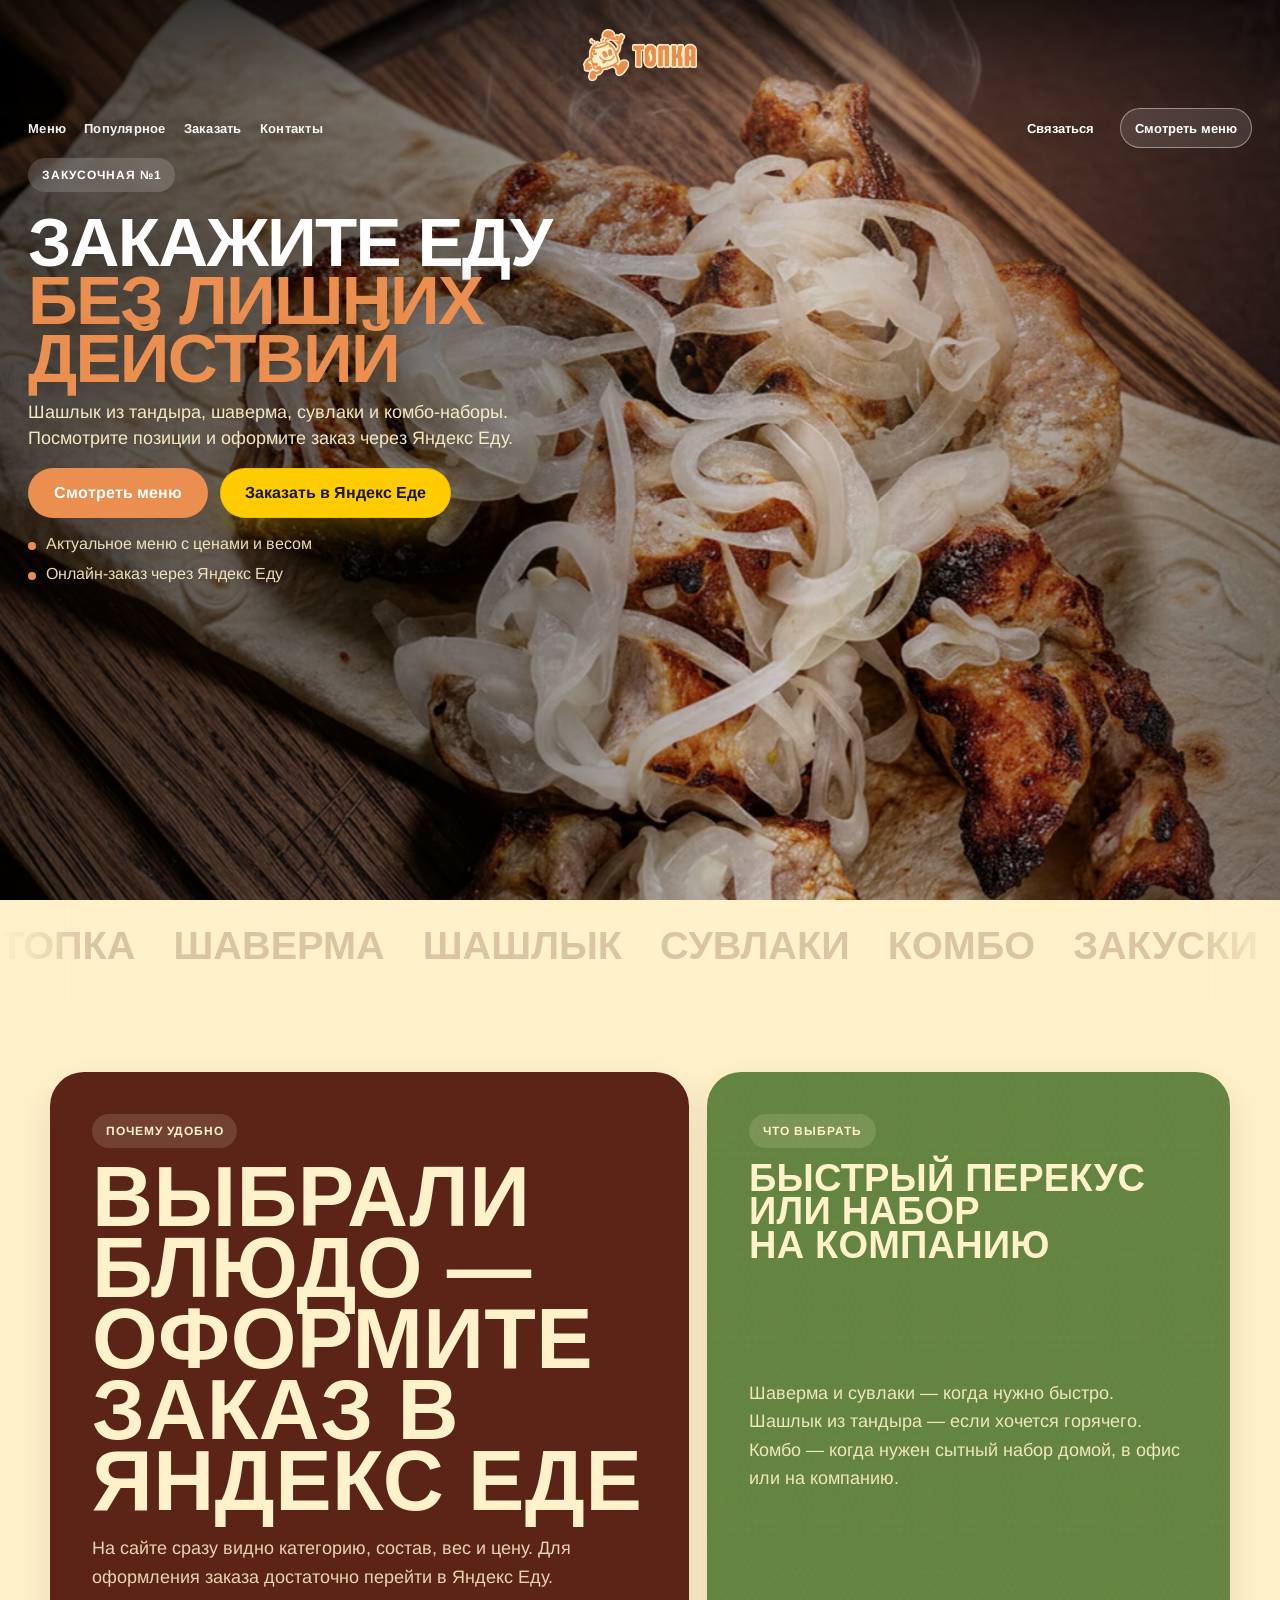
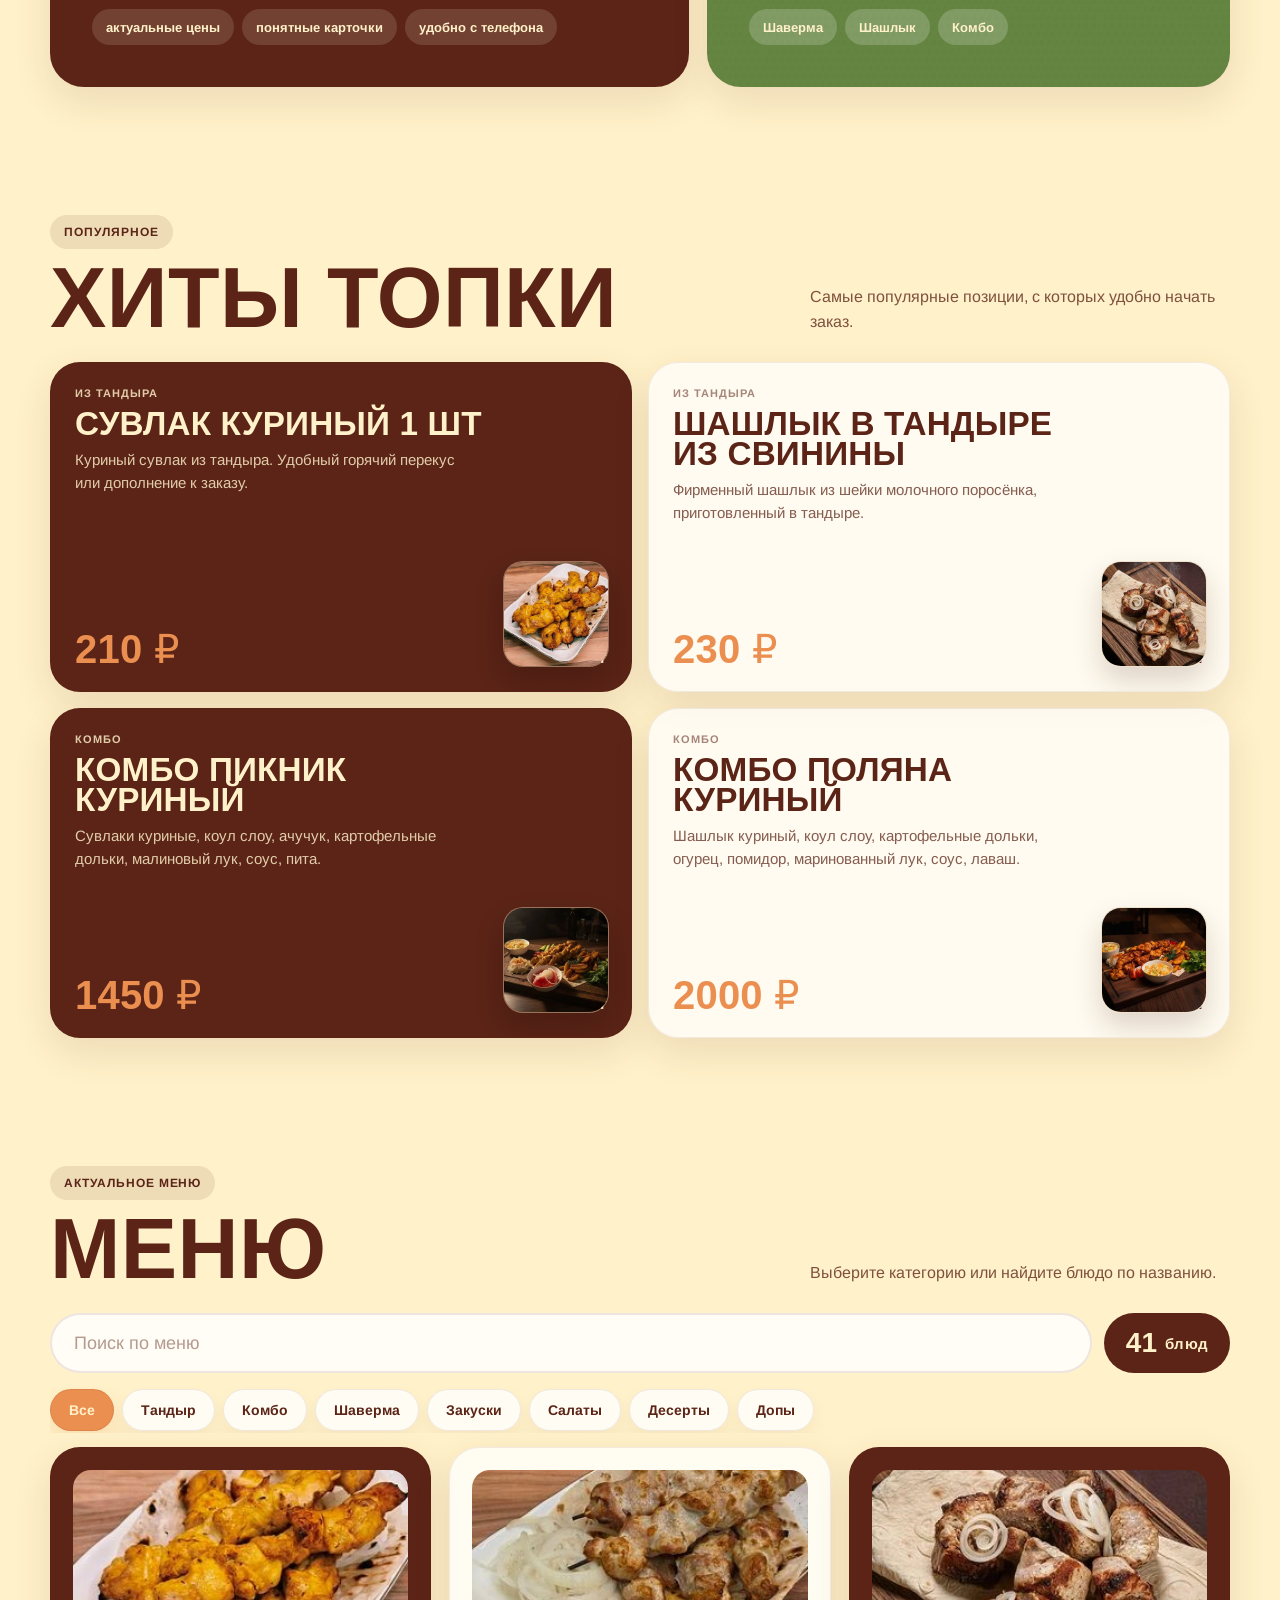
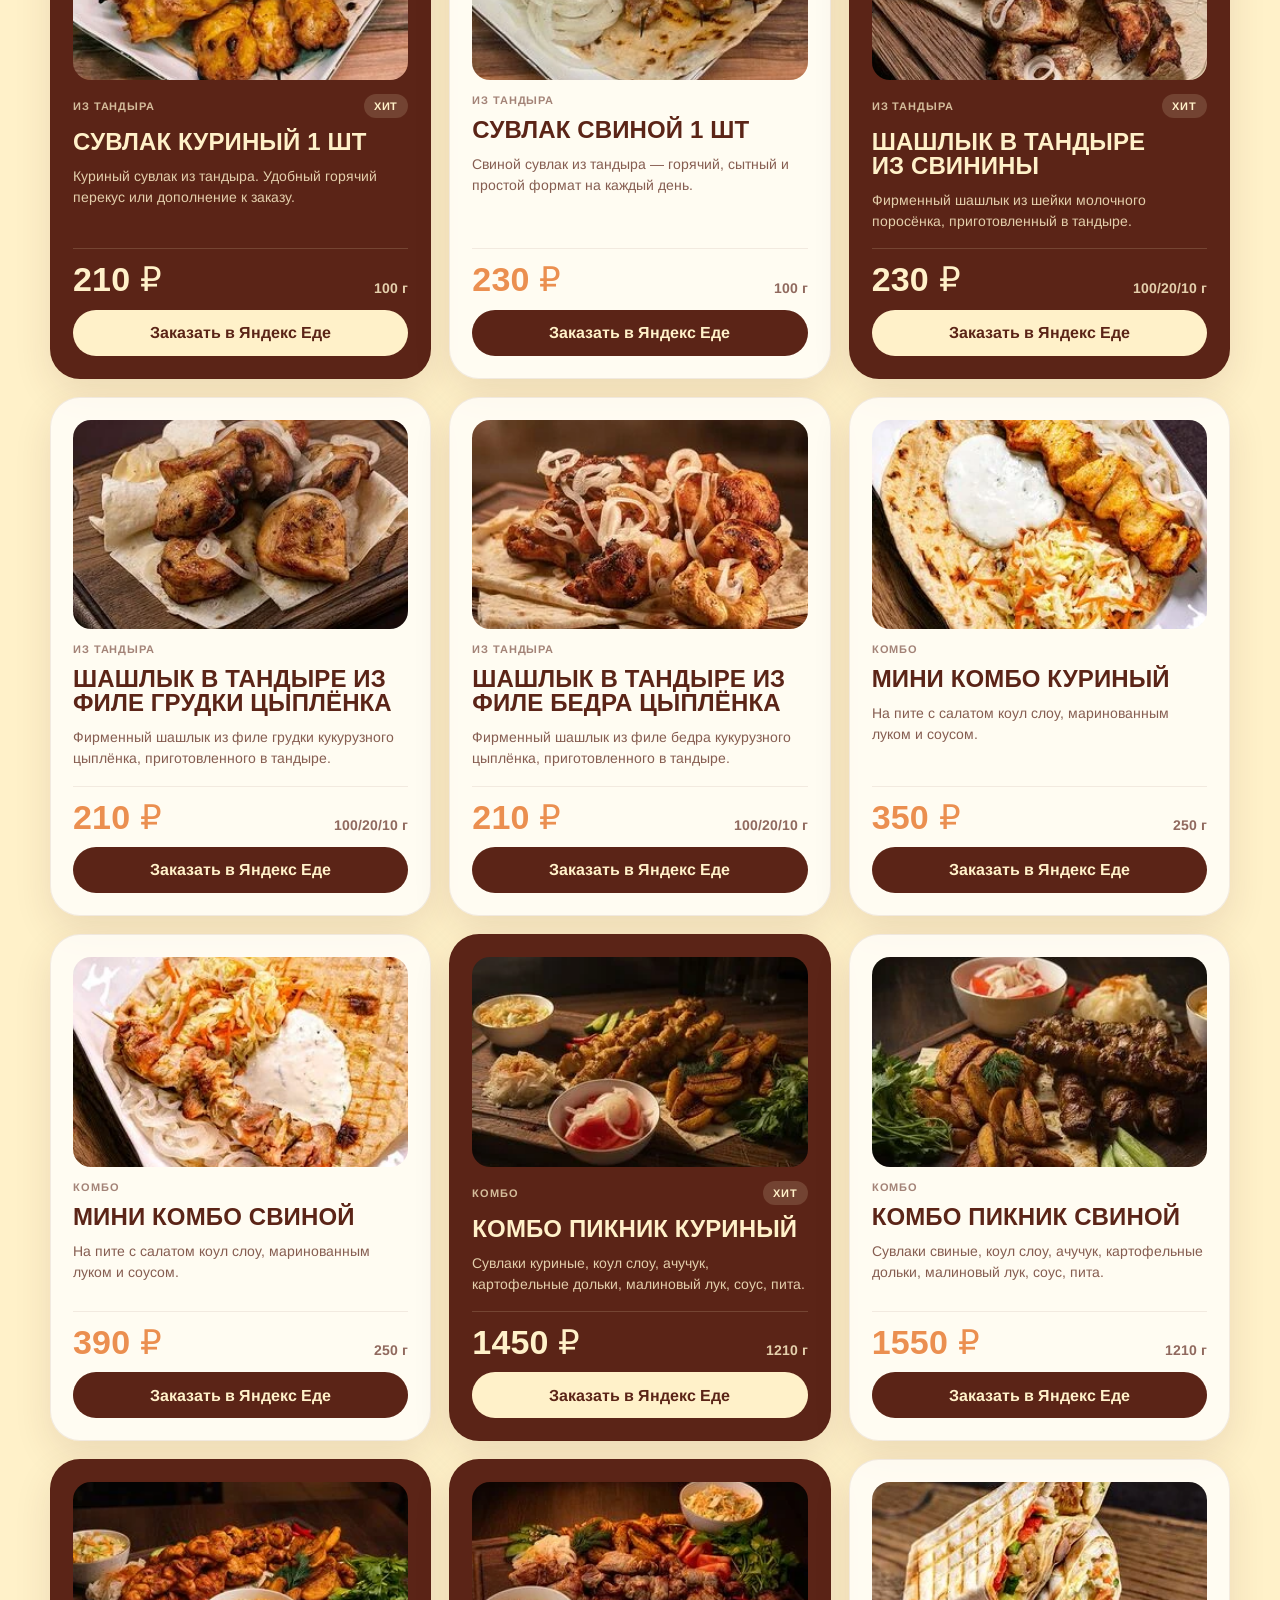
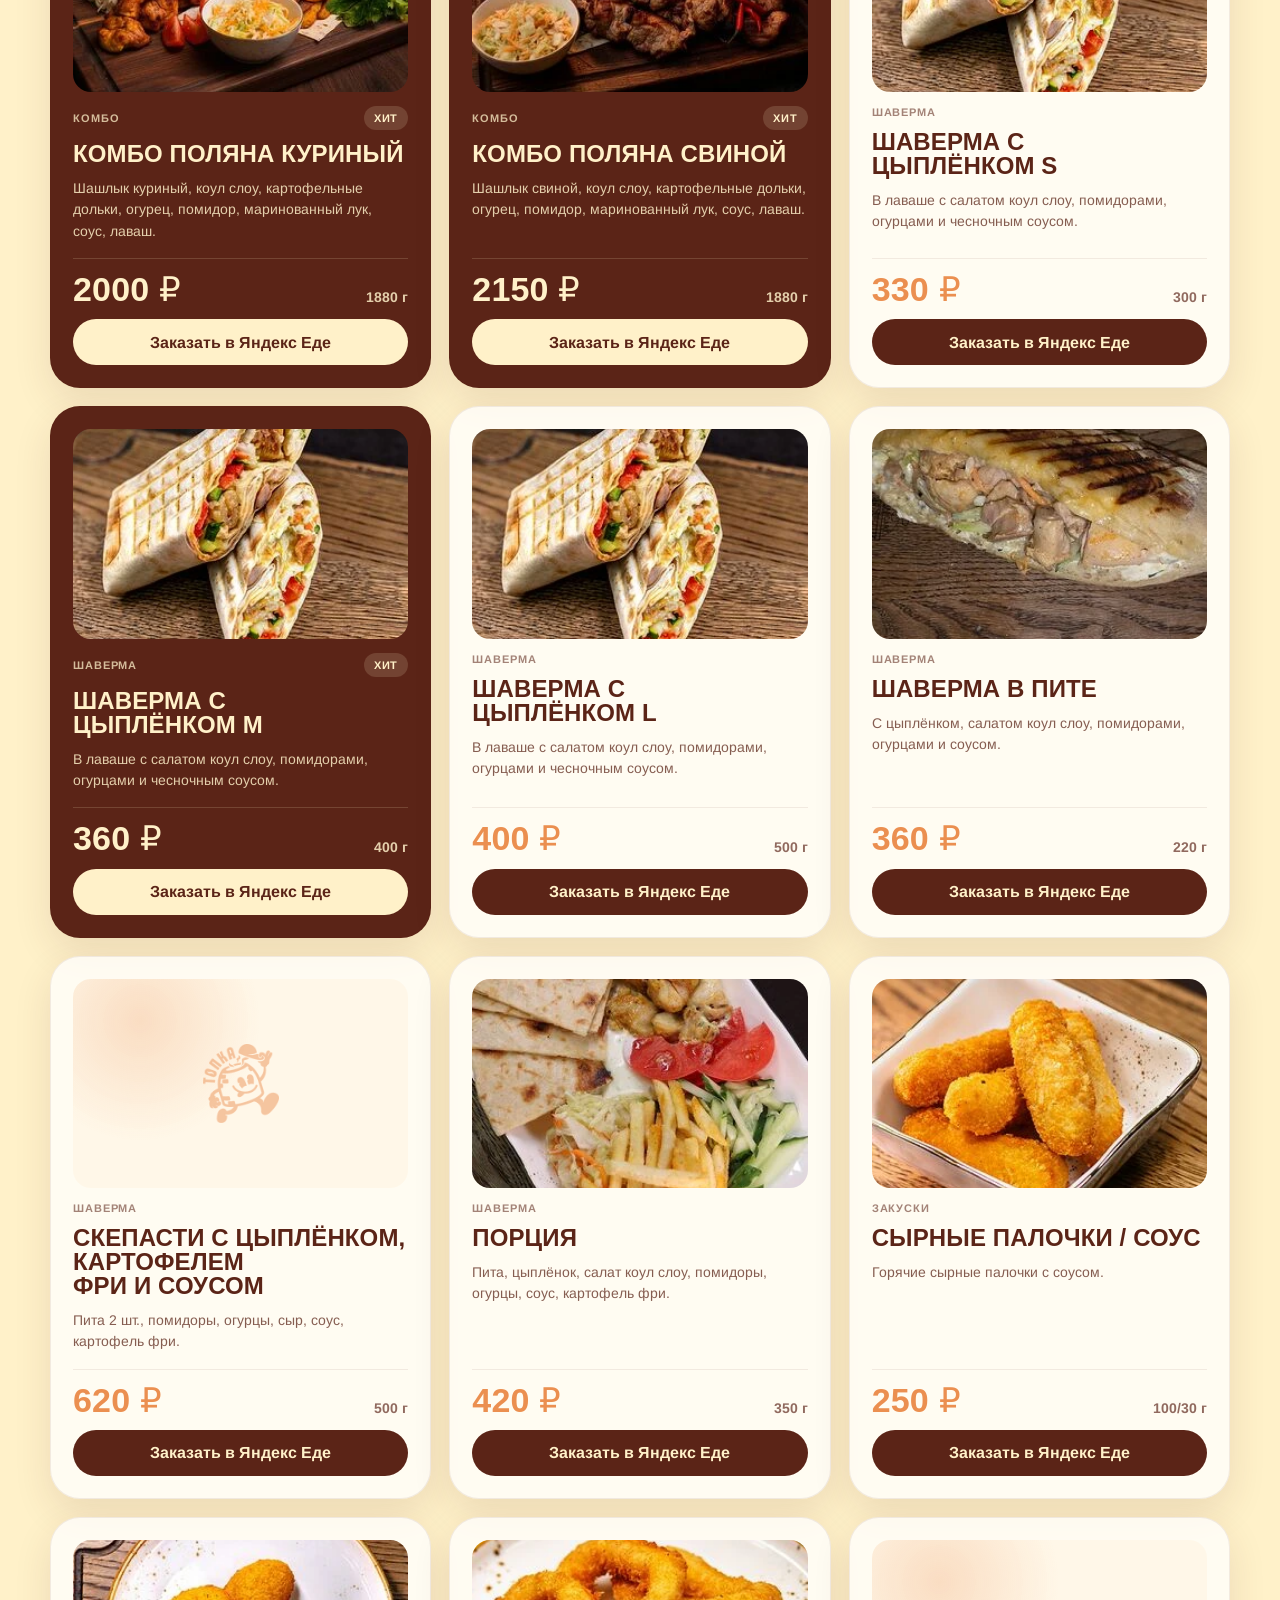
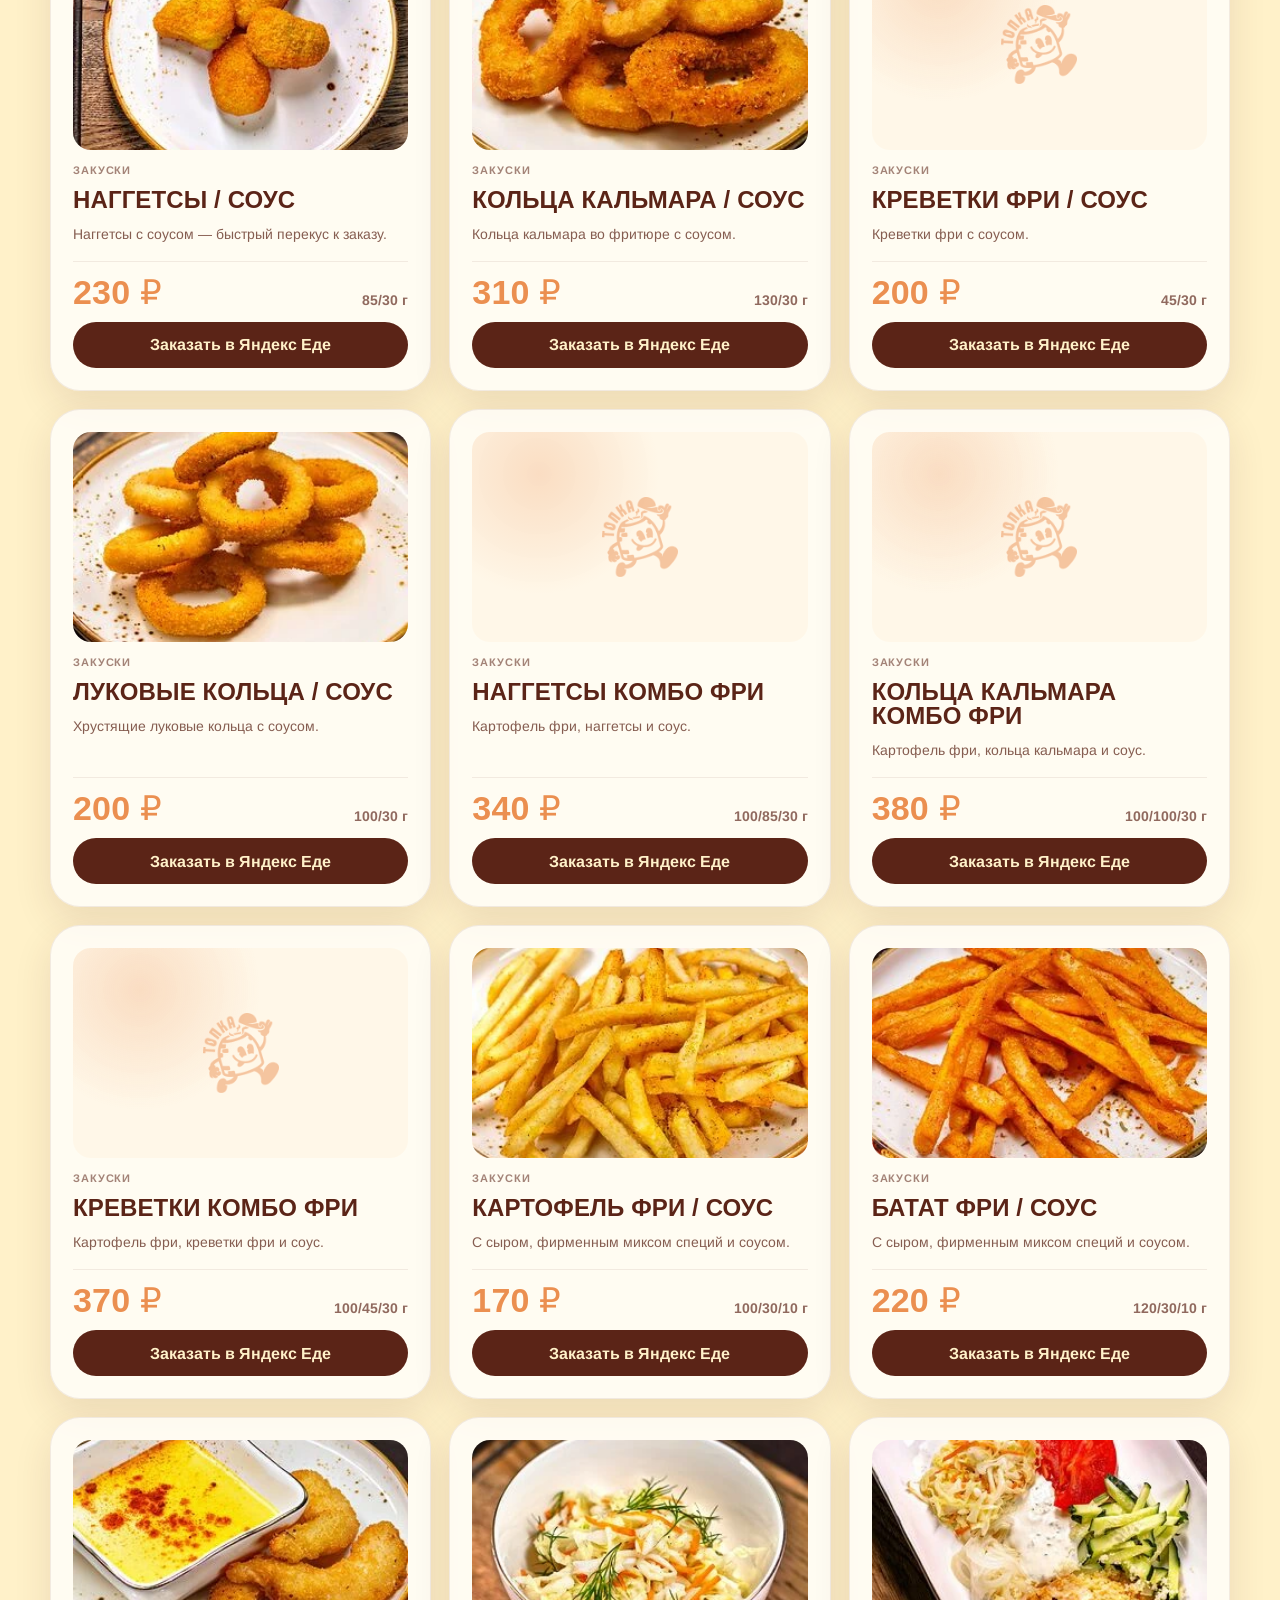
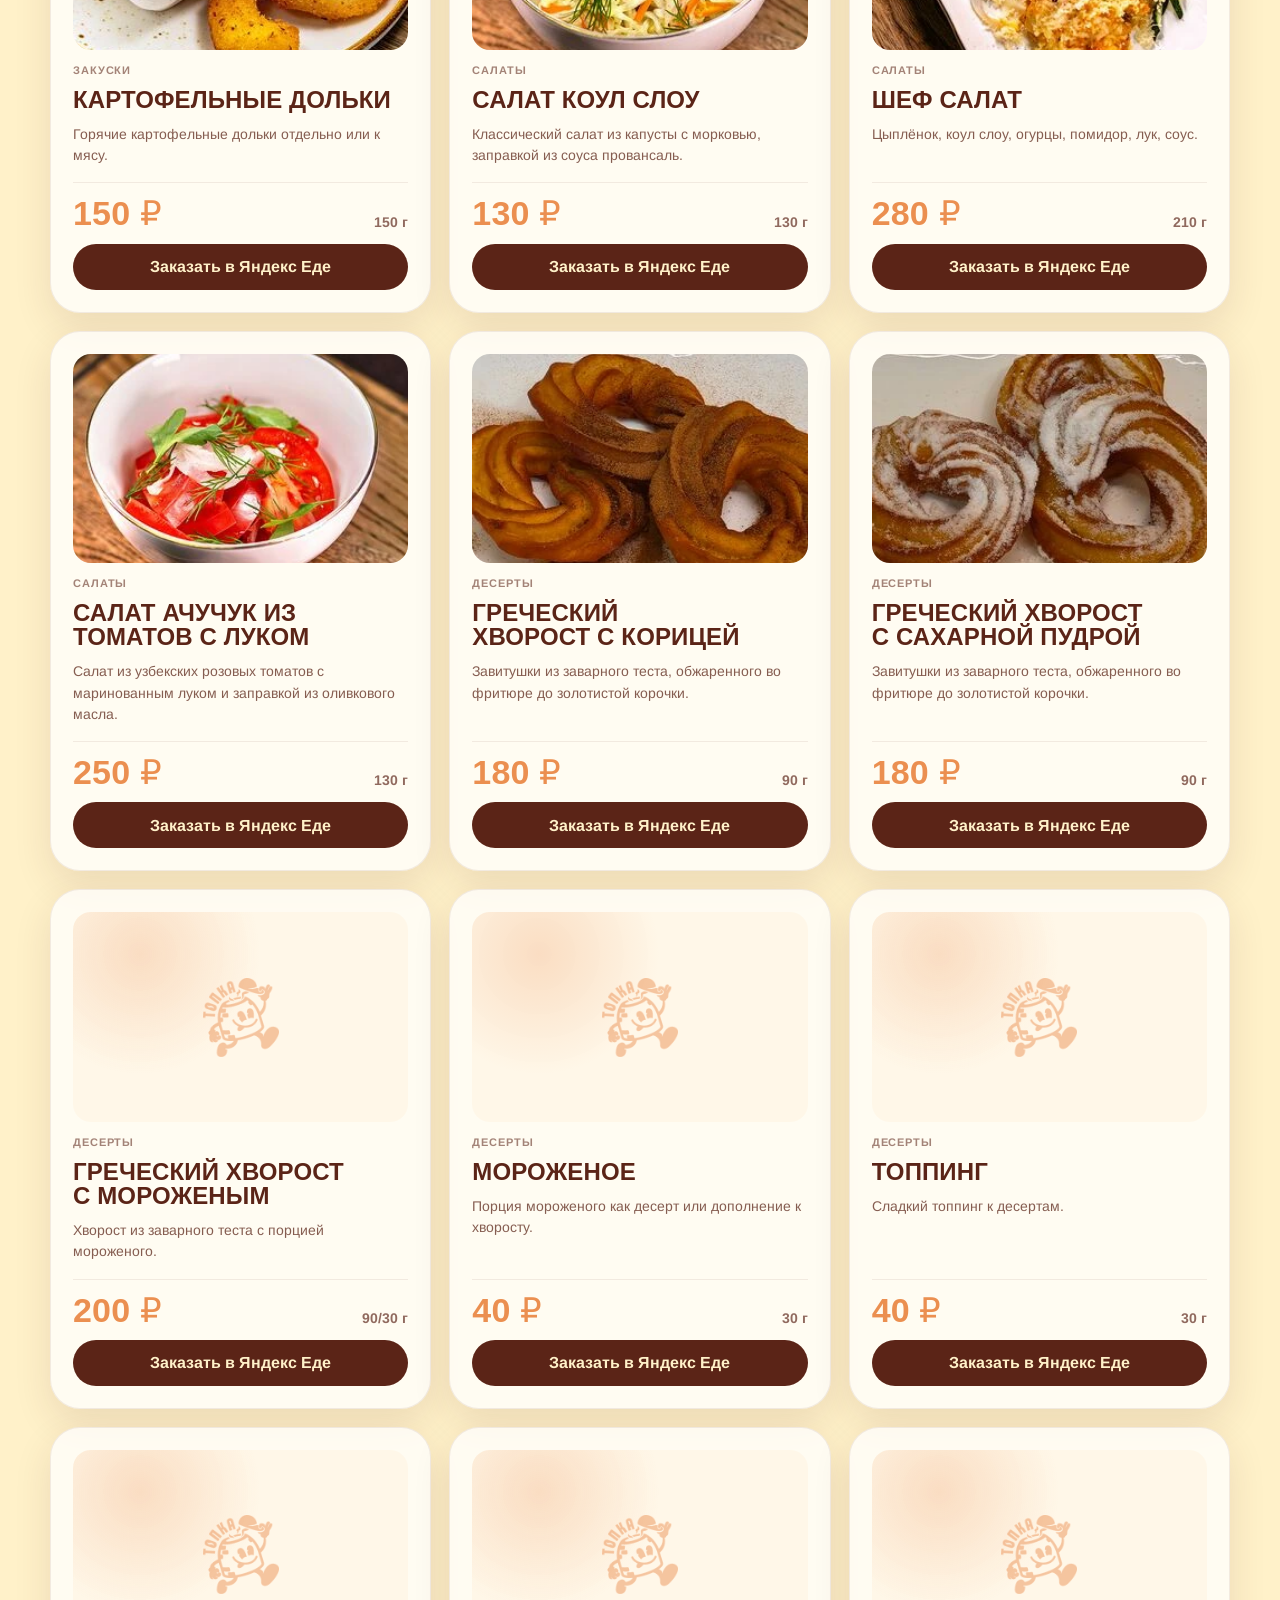
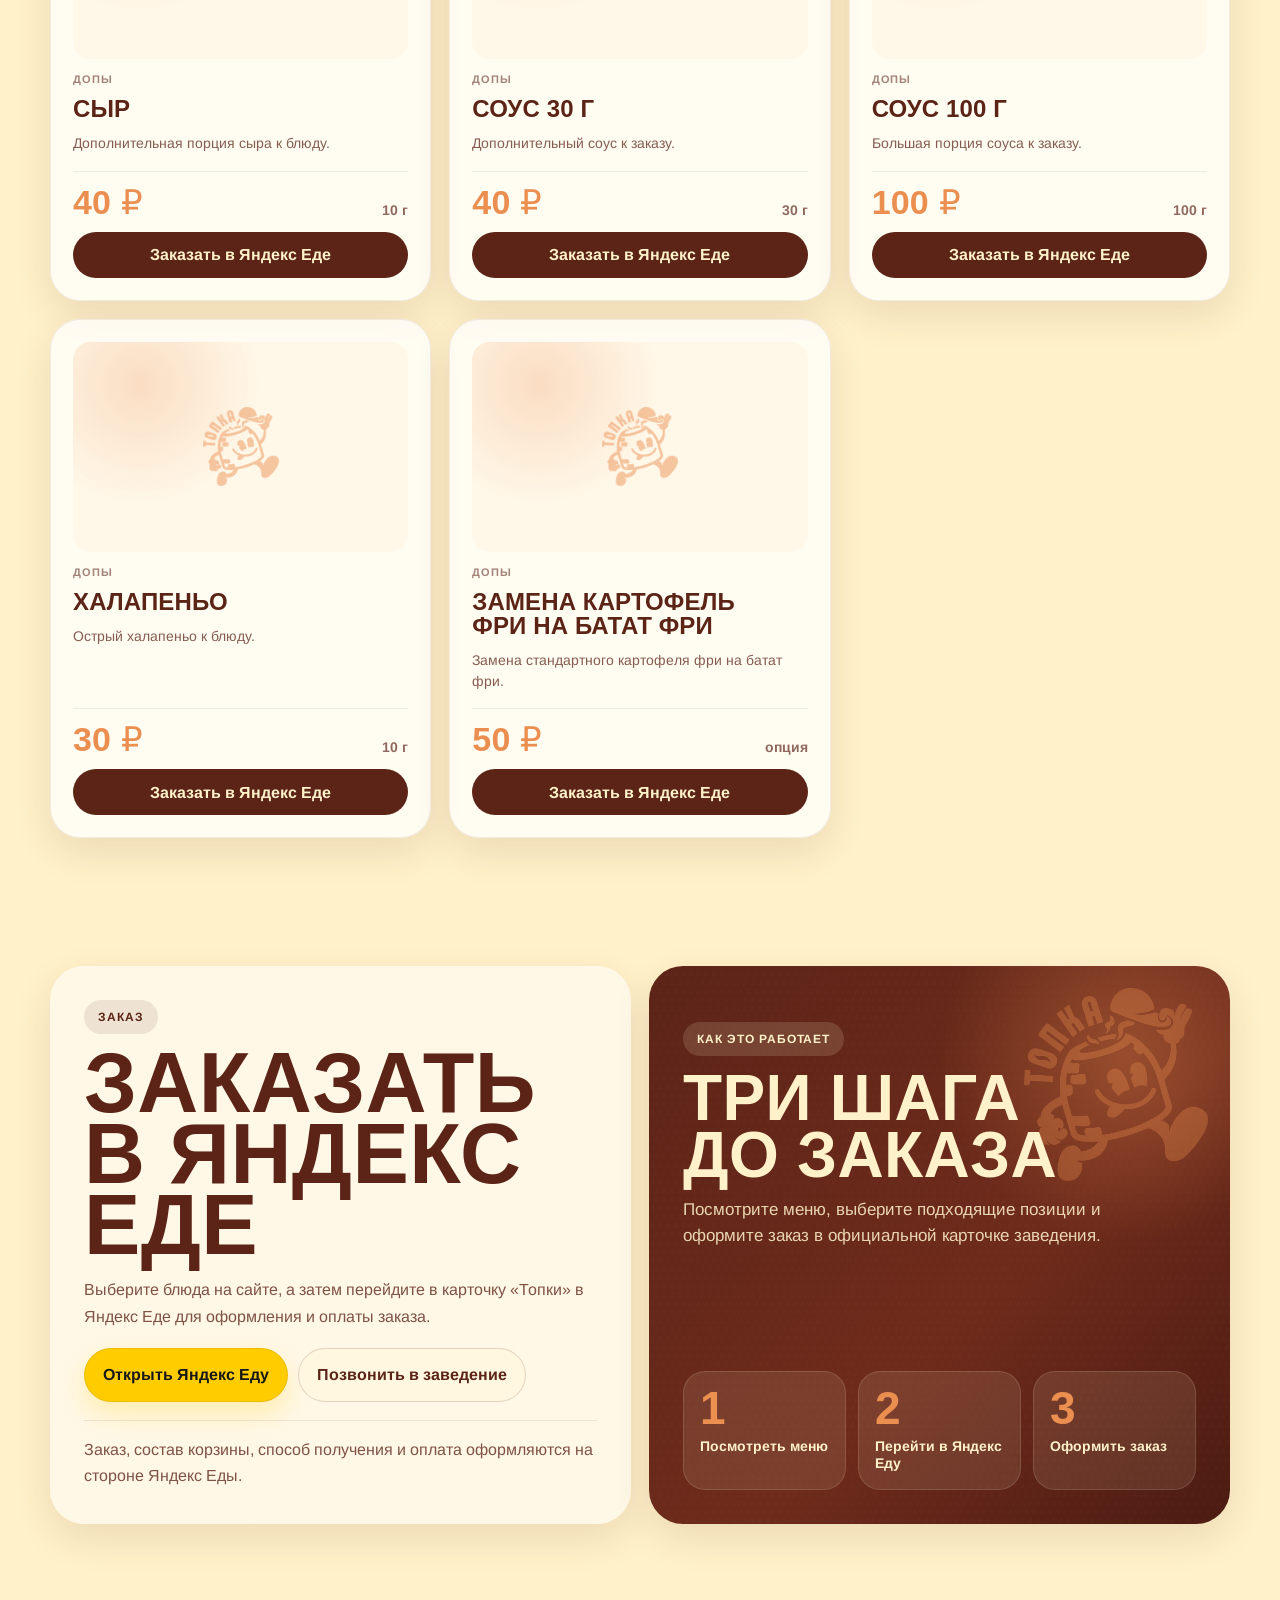
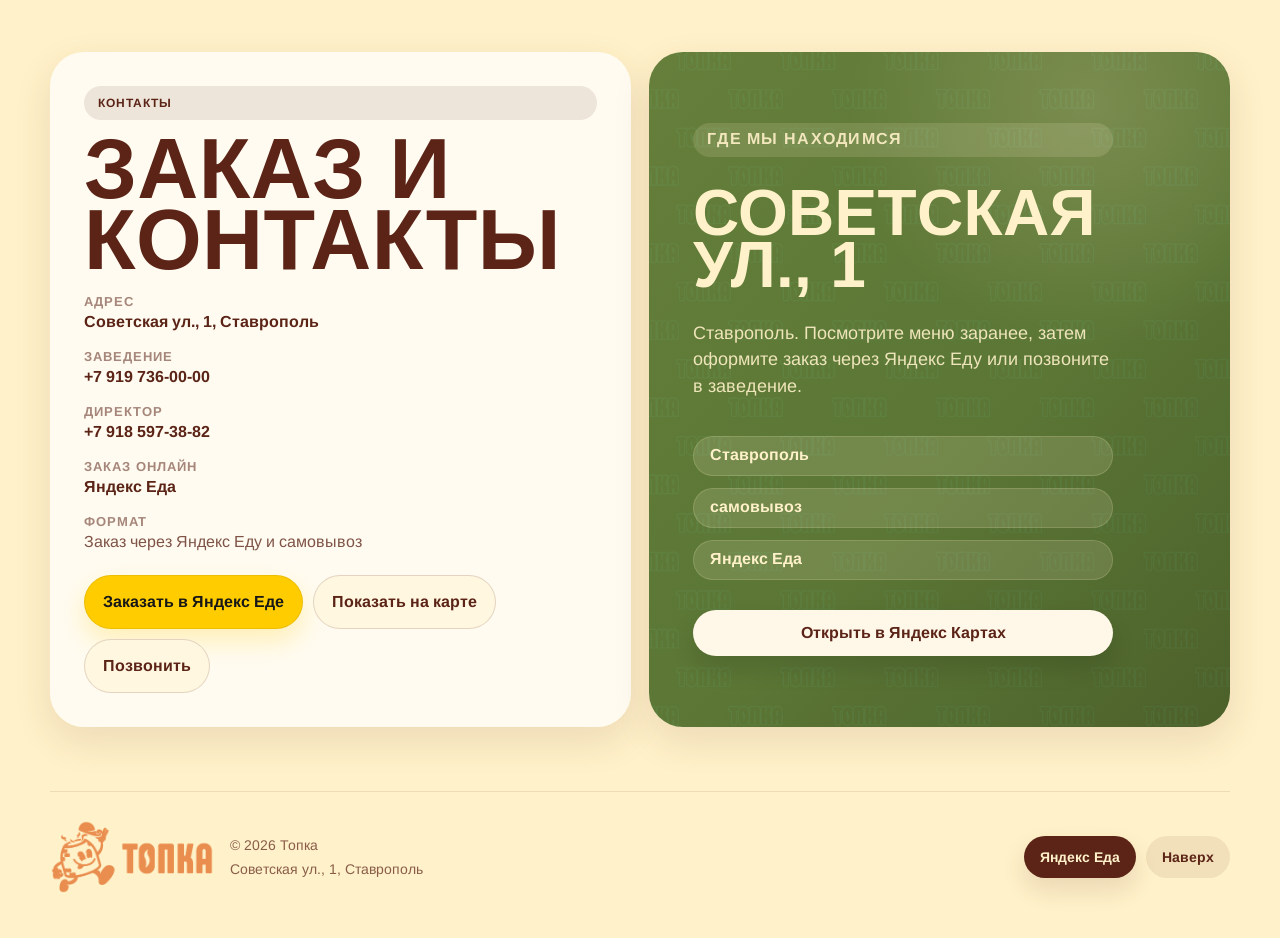
<file: preview_single_js.html>
<!DOCTYPE html>

<html class="no-js" lang="ru">
<head>
<meta charset="utf-8"/>
<meta content="width=device-width, initial-scale=1, viewport-fit=cover" name="viewport"/>
<title>Топка в Ставрополе — шашлык, шаверма и комбо | Яндекс Еда</title>
<meta content="Меню закусочной «Топка» в Ставрополе: шашлык из тандыра, сувлаки, шаверма, комбо, закуски, салаты и десерты. Адрес: Советская ул., 1. Заказ через Яндекс Еду." name="description"/>
<meta content="index,follow,max-image-preview:large,max-snippet:-1,max-video-preview:-1" name="robots"/>
<meta content="index,follow,max-image-preview:large,max-snippet:-1,max-video-preview:-1" name="googlebot"/>
<meta content="#5b2417" name="theme-color"/>
<meta content="Топка" name="application-name"/>
<meta content="telephone=yes" name="format-detection"/>
<link href="./" rel="canonical"/>
<link href="assets/favicon.ico" rel="icon" sizes="any"/>
<link href="assets/favicon-32.png" rel="icon" sizes="32x32" type="image/png"/>
<link href="assets/favicon-192.png" rel="icon" sizes="192x192" type="image/png"/>
<link href="assets/apple-touch-icon.png" rel="apple-touch-icon" sizes="180x180"/>
<link href="site.webmanifest" rel="manifest"/>
<link as="image" fetchpriority="high" href="assets/shashlik.webp" rel="preload" type="image/webp"/>
<link href="//eda.yandex.ru" rel="dns-prefetch"/>
<link crossorigin="" href="https://eda.yandex.ru" rel="preconnect"/>
<meta content="website" property="og:type"/>
<meta content="ru_RU" property="og:locale"/>
<meta content="Топка" property="og:site_name"/>
<meta content="Топка в Ставрополе — шашлык, шаверма и комбо" property="og:title"/>
<meta content="Меню закусочной «Топка» по адресу Советская ул., 1, Ставрополь. Заказ через Яндекс Еду." property="og:description"/>
<meta content="./" property="og:url"/>
<meta content="assets/og-topka.jpg" property="og:image"/>
<meta content="1200" property="og:image:width"/>
<meta content="630" property="og:image:height"/>
<meta content="Топка — шашлык, шаверма и комбо" property="og:image:alt"/>
<meta content="summary_large_image" name="twitter:card"/>
<meta content="Топка в Ставрополе — шашлык, шаверма и комбо" name="twitter:title"/>
<meta content="Меню закусочной «Топка» по адресу Советская ул., 1, Ставрополь. Заказ через Яндекс Еду." name="twitter:description"/>
<meta content="assets/og-topka.jpg" name="twitter:image"/>
<script type="application/ld+json">
  {
    "@context": "https://schema.org",
    "@type": "Restaurant",
    "name": "Топка",
    "description": "Закусочная с шашлыком из тандыра, сувлаками, шавермой, комбо-наборами, закусками, салатами и десертами.",
    "url": "./",
    "image": "assets/og-topka.jpg",
    "logo": "assets/logo-horizontal.png",
    "telephone": "+7 919 736-00-00",
    "address": {
      "@type": "PostalAddress",
      "streetAddress": "Советская ул., 1",
      "addressLocality": "Ставрополь",
      "addressRegion": "Ставропольский край",
      "addressCountry": "RU"
    },
    "hasMap": "https://yandex.ru/maps/?text=%D0%A1%D0%BE%D0%B2%D0%B5%D1%82%D1%81%D0%BA%D0%B0%D1%8F%20%D1%83%D0%BB.%2C%201%2C%20%D0%A1%D1%82%D0%B0%D0%B2%D1%80%D0%BE%D0%BF%D0%BE%D0%BB%D1%8C",
    "priceRange": "₽₽",
    "servesCuisine": ["Шашлык", "Шаверма", "Сувлаки", "Фастфуд"],
    "acceptsReservations": false,
    "hasMenu": {
      "@type": "Menu",
      "name": "Меню закусочной «Топка»",
      "url": "#menu"
    },
    "sameAs": ["https://eda.yandex.ru/restaurant/topka_prjdh?utm_campaign=android&utm_medium=referral&utm_source=rst_shared_link"]
  }
  </script>
<style>
@font-face{
  font-family:'Phenomena';
  src:url('assets/fonts/Phenomena-Thin.ttf') format('truetype');
  font-weight:100;
  font-style:normal;
  font-display:swap;
}
@font-face{
  font-family:'Phenomena';
  src:url('assets/fonts/Phenomena-ExtraLight.ttf') format('truetype');
  font-weight:200;
  font-style:normal;
  font-display:swap;
}
@font-face{
  font-family:'Phenomena';
  src:url('assets/fonts/Phenomena-Light.ttf') format('truetype');
  font-weight:300;
  font-style:normal;
  font-display:swap;
}
@font-face{
  font-family:'Phenomena';
  src:url('assets/fonts/Phenomena-Regular.ttf') format('truetype');
  font-weight:400;
  font-style:normal;
  font-display:swap;
}
@font-face{
  font-family:'Phenomena';
  src:url('assets/fonts/Phenomena-Bold.ttf') format('truetype');
  font-weight:700;
  font-style:normal;
  font-display:swap;
}
@font-face{
  font-family:'Phenomena';
  src:url('assets/fonts/Phenomena-ExtraBold.ttf') format('truetype');
  font-weight:800;
  font-style:normal;
  font-display:swap;
}
@font-face{
  font-family:'Phenomena';
  src:url('assets/fonts/Phenomena-Black.ttf') format('truetype');
  font-weight:900;
  font-style:normal;
  font-display:swap;
}

@font-face{
  font-family:'Arimo';
  src:url('assets/fonts/Arimo-VariableFont_wght.ttf') format('truetype');
  font-weight:400 900;
  font-style:normal;
  font-display:swap;
}
@font-face{
  font-family:'Arimo';
  src:url('assets/fonts/Arimo-Italic-VariableFont_wght.ttf') format('truetype');
  font-weight:400 900;
  font-style:italic;
  font-display:swap;
}
@font-face{
  font-family:'Arimo';
  src:url('assets/fonts/Arimo-Regular.ttf') format('truetype');
  font-weight:400;
  font-style:normal;
  font-display:swap;
}
@font-face{
  font-family:'Arimo';
  src:url('assets/fonts/Arimo-Italic.ttf') format('truetype');
  font-weight:400;
  font-style:italic;
  font-display:swap;
}
@font-face{
  font-family:'Arimo';
  src:url('assets/fonts/Arimo-Medium.ttf') format('truetype');
  font-weight:500;
  font-style:normal;
  font-display:swap;
}
@font-face{
  font-family:'Arimo';
  src:url('assets/fonts/Arimo-MediumItalic.ttf') format('truetype');
  font-weight:500;
  font-style:italic;
  font-display:swap;
}
@font-face{
  font-family:'Arimo';
  src:url('assets/fonts/Arimo-SemiBold.ttf') format('truetype');
  font-weight:600;
  font-style:normal;
  font-display:swap;
}
@font-face{
  font-family:'Arimo';
  src:url('assets/fonts/Arimo-SemiBoldItalic.ttf') format('truetype');
  font-weight:600;
  font-style:italic;
  font-display:swap;
}
@font-face{
  font-family:'Arimo';
  src:url('assets/fonts/Arimo-Bold.ttf') format('truetype');
  font-weight:700 900;
  font-style:normal;
  font-display:swap;
}
@font-face{
  font-family:'Arimo';
  src:url('assets/fonts/Arimo-BoldItalic.ttf') format('truetype');
  font-weight:700 900;
  font-style:italic;
  font-display:swap;
}

:root{
  --orange:#EB8F50;
  --orange-2:#f3aa6a;
  --cream:#FFF1C9;
  --cream-2:#fff7e0;
  --beige:#EFD7A6;
  --green:#5B7E3A;
  --green-dark:#47652d;
  --brown:#5B2417;
  --brown-soft:#74301f;
  --ink:#2d140d;
  --white:#fff;
  --shadow:0 26px 70px rgba(79,35,24,.16);
  --shadow-soft:0 14px 38px rgba(79,35,24,.11);
  --radius-xl:36px;
  --radius-lg:28px;
  --radius-md:20px;
  --font-head:'Phenomena','Arial Narrow',Arial,sans-serif;
  --font-body:'Arimo',Arial,sans-serif;
  --container:min(1180px,calc(100% - 28px));
  --header-height:74px;
}


*{box-sizing:border-box}
html{scroll-behavior:smooth;scroll-padding-top:calc(var(--header-height) + 26px);-webkit-text-size-adjust:100%}
body{margin:0;min-width:320px;font-family:var(--font-body);color:var(--brown);background:var(--cream);overflow-x:hidden}
a{color:inherit;text-decoration:none}
img{display:block;max-width:100%}
button,input,textarea{font:inherit}
button{cursor:pointer}

.page-bg{position:fixed;inset:0;z-index:-3;background:radial-gradient(circle at 12% 5%,rgba(235,143,80,.22),transparent 30%),radial-gradient(circle at 90% 16%,rgba(91,126,58,.14),transparent 30%),linear-gradient(180deg,var(--cream),#fff7dd 48%,var(--cream))}
.page-bg:after{content:"";position:absolute;inset:0;background:url('assets/pattern-word.png') top center/620px auto;opacity:.04}

*{scrollbar-width:thin;scrollbar-color:rgba(91,36,23,.25) transparent}
*::-webkit-scrollbar{height:8px;width:8px}
*::-webkit-scrollbar-thumb{background:rgba(91,36,23,.22);border-radius:999px}

.header,.hero,.section,.marquee{width:var(--container);margin:0 auto}
.section{padding:56px 0}.section + .section{padding-top:34px}
.js .reveal{opacity:0;transform:translateY(18px);transition:opacity .55s ease,transform .55s ease}.js .reveal.is-visible{opacity:1;transform:none}

.eyebrow{display:inline-flex;align-items:center;min-height:34px;padding:0 14px;border-radius:999px;background:rgba(91,36,23,.10);font-size:12px;font-weight:900;text-transform:uppercase;letter-spacing:.08em;color:var(--brown)}
.eyebrow--cream{background:rgba(255,241,201,.14);color:var(--cream)}
h1,h2,h3{margin:0;font-family:var(--font-head);line-height:.94;letter-spacing:-.02em;text-transform:uppercase;text-wrap:balance}
h1{margin-top:16px;font-size:clamp(46px,14vw,76px);color:var(--brown)}
h1 span{color:var(--orange)}
h2{font-size:clamp(38px,12vw,62px)}
h3{font-size:clamp(26px,8vw,38px)}
p{line-height:1.58;margin:0}.hero__lead,.section-head p,.panel p,.order p,.contacts dd{font-size:16px;color:rgba(91,36,23,.78)}

.header{position:sticky;top:10px;z-index:70;min-height:68px;margin-top:12px;padding:10px 12px 10px 16px;display:flex;align-items:center;gap:14px;border:1px solid rgba(91,36,23,.12);border-radius:999px;background:rgba(255,247,224,.96);backdrop-filter:blur(18px);box-shadow:0 16px 44px rgba(79,35,24,.10)}
.brand{width:144px;flex:0 0 auto}.brand img{width:100%}
.nav,.header__cta{display:none}
.burger{display:block;width:46px;height:46px;margin-left:auto;border:0;border-radius:50%;background:var(--brown);padding:13px}.burger span{display:block;height:2px;margin:5px 0;background:var(--cream);border-radius:8px;transition:.2s ease}
.header.is-open{border-radius:26px;align-items:flex-start;flex-wrap:wrap;padding-bottom:14px}.header.is-open .nav{display:grid;order:3;width:100%;padding:8px 2px 4px;gap:8px}.header.is-open .nav a{font-size:16px;font-weight:900;padding:8px 10px;border-radius:12px}.header.is-open .header__cta{display:flex;order:2;width:100%;justify-content:center}

.hero{display:grid;grid-template-columns:1fr;gap:24px;align-items:center;padding:40px 0 44px}
.hero__copy{display:flex;flex-direction:column;gap:18px}
.hero__lead{max-width:640px;font-size:18px}
.hero__actions{display:grid;grid-template-columns:1fr;gap:10px}
.btn{display:inline-flex;align-items:center;justify-content:center;min-height:54px;padding:15px 18px;border-radius:999px;font-weight:900;text-align:center;transition:transform .18s ease,box-shadow .18s ease,background .18s ease}.btn:hover{transform:translateY(-2px)}
.btn--dark{background:var(--brown);color:var(--cream);box-shadow:0 12px 26px rgba(79,35,24,.18)}.btn--light{background:var(--cream-2);color:var(--brown);border:1px solid rgba(91,36,23,.16)}.btn--green{background:var(--green);color:var(--cream)}
.hero__list{display:grid;gap:10px;padding:0;margin:0;list-style:none;max-width:520px}.hero__list li{position:relative;padding-left:18px;font-size:15px;color:rgba(91,36,23,.8)}.hero__list li:before{content:"";position:absolute;left:0;top:.55em;width:8px;height:8px;border-radius:50%;background:var(--orange)}
.hero__stats{display:grid;grid-template-columns:1fr;gap:10px;max-width:760px}.hero__stats div{display:flex;align-items:center;gap:12px;padding:14px 16px;border-radius:22px;background:rgba(255,255,255,.5);border:1px solid rgba(91,36,23,.08);box-shadow:var(--shadow-soft)}.hero__stats b{display:block;font-family:var(--font-head);font-size:34px;line-height:1;color:var(--orange)}.hero__stats span{font-size:13px;font-weight:900;color:rgba(91,36,23,.74)}

.hero__media{position:relative;display:grid;gap:12px;align-self:stretch}
.hero__photo-card{position:relative;overflow:hidden;border-radius:32px;box-shadow:var(--shadow);background:#d8c29f}
.hero__photo-card img{width:100%;height:320px;object-fit:cover}
.hero__photo-badge{position:absolute;left:14px;bottom:14px;padding:10px 14px;border-radius:999px;background:rgba(91,36,23,.95);color:var(--cream);font-size:12px;font-weight:900;letter-spacing:.07em;text-transform:uppercase}
.hero__mini-card{padding:18px 18px 16px;border-radius:26px;color:var(--cream);box-shadow:var(--shadow-soft);position:relative;overflow:hidden}
.hero__mini-card strong{display:block;font-family:var(--font-head);font-size:34px;line-height:.92;letter-spacing:-.015em;text-transform:uppercase;margin-bottom:8px}
.hero__mini-card span{display:block;font-size:14px;line-height:1.45;color:rgba(255,241,201,.9)}
.hero__mini-card--orange{background:linear-gradient(180deg,var(--orange),#d77534)}
.hero__mini-card--orange:after{content:'';position:absolute;right:14px;top:14px;width:88px;height:88px;border-radius:24px;background:rgba(255,241,201,.9);background-image:url('assets/logo-mark.png');background-repeat:no-repeat;background-position:center;background-size:72px auto;opacity:.95}
.hero__mini-card--green{background:linear-gradient(180deg,var(--green),var(--green-dark));background-image:linear-gradient(180deg,rgba(91,126,58,.98),rgba(70,100,41,.98)),url('assets/pattern-mascot.png');background-size:auto,110px auto;background-blend-mode:normal,soft-light}

.marquee{overflow:hidden;padding:6px 0 8px}.marquee--soft{mask-image:linear-gradient(90deg,transparent 0,black 8%,black 92%,transparent 100%)}.marquee__track{display:flex;gap:26px;min-width:max-content;animation:marquee 28s linear infinite}.marquee span{font-family:var(--font-head);font-size:24px;text-transform:uppercase;color:rgba(91,36,23,.20)}@keyframes marquee{from{transform:translateX(0)}to{transform:translateX(-50%)}}

.split,.order,.contacts{display:grid;gap:14px}.panel,.order__content,.order__card,.contacts__info,.map-card{padding:26px;border-radius:30px;box-shadow:var(--shadow-soft)}
.panel{display:flex;flex-direction:column;justify-content:space-between;gap:18px}.panel h2,.panel h3{margin-top:14px}
.panel--brown{background:var(--brown);color:var(--cream)}.panel--brown p{color:rgba(255,241,201,.86)}
.panel--pattern{background:linear-gradient(180deg,rgba(91,126,58,.94),rgba(91,126,58,.94)),url('assets/pattern-mascot.png') top left/130px auto;color:var(--cream)}.panel--pattern p{color:rgba(255,241,201,.9)}
.mini-benefits{display:flex;flex-wrap:wrap;gap:8px}.mini-benefits span{display:inline-flex;align-items:center;min-height:36px;padding:0 14px;border-radius:999px;background:rgba(255,255,255,.18);font-size:13px;font-weight:900}.mini-benefits--contrast span{background:rgba(255,241,201,.14);color:var(--cream)}

.section-head{display:grid;gap:14px;margin-bottom:22px}.section-head h2{margin-top:14px}.section-head--menu{padding:0}
.hits .section-head p{max-width:460px}
.hit-grid{display:grid;grid-template-columns:1fr;gap:12px}.hit-card{position:relative;display:flex;flex-direction:column;gap:12px;min-height:250px;padding:22px;border-radius:28px;background:rgba(255,255,255,.72);border:1px solid rgba(91,36,23,.08);box-shadow:var(--shadow-soft);overflow:hidden}.hit-card:nth-child(odd){background:var(--brown);color:var(--cream)}.hit-card:nth-child(odd) p,.hit-card:nth-child(odd) .hit-card__label{color:rgba(255,241,201,.82)}.hit-card h3{font-size:clamp(28px,8vw,38px)}.hit-card p{font-size:14px;line-height:1.5;color:rgba(91,36,23,.74)}.hit-card__label{font-size:12px;font-weight:900;text-transform:uppercase;letter-spacing:.08em;color:rgba(91,36,23,.54)}.hit-card img{position:absolute;right:16px;bottom:18px;width:84px;opacity:.16}.hit-card__meta{display:flex;align-items:flex-end;justify-content:space-between;gap:12px;margin-top:auto}.hit-card__meta strong{font-family:var(--font-head);font-size:32px;color:var(--orange)}.hit-skeleton{padding:24px;border-radius:24px;background:rgba(255,255,255,.6);font-weight:900}

.menu-section{padding-top:44px}
.menu-tools{display:grid;grid-template-columns:1fr;gap:12px;align-items:center;margin-bottom:14px}
.search-wrap input{width:100%;height:60px;padding:0 22px;border:2px solid rgba(91,36,23,.10);border-radius:999px;background:rgba(255,255,255,.82);color:var(--brown);outline:none;font-size:18px}
.search-wrap input::placeholder{color:rgba(91,36,23,.46)}.search-wrap input:focus{border-color:var(--orange);box-shadow:0 0 0 5px rgba(235,143,80,.12)}
.menu-count{height:60px;padding:0 18px;display:flex;align-items:center;justify-content:center;gap:8px;border-radius:999px;background:var(--brown);color:var(--cream);font-weight:900;white-space:nowrap;justify-self:start;min-width:126px}.menu-count span{font-family:var(--font-head);font-size:28px;line-height:1}.menu-count small{font-size:15px;letter-spacing:.02em}
.tabs-wrap{position:sticky;top:calc(var(--header-height) + 18px);z-index:50;padding:8px 0 10px;background:linear-gradient(180deg,rgba(255,241,201,.98),rgba(255,241,201,.90),rgba(255,241,201,0))}
.category-tabs{display:flex;gap:8px;overflow-x:auto;padding:2px 0 2px;scrollbar-width:none}.category-tabs::-webkit-scrollbar{display:none}
.tab{flex:0 0 auto;min-height:42px;padding:0 18px;border:1px solid rgba(91,36,23,.09);border-radius:999px;background:rgba(255,255,255,.78);color:var(--brown);font-size:14px;font-weight:900;box-shadow:0 8px 18px rgba(79,35,24,.05)}.tab.is-active{background:var(--orange);color:var(--cream);box-shadow:0 10px 22px rgba(235,143,80,.2)}
.menu-status{display:none;margin:14px 0;padding:16px;border-radius:18px;background:rgba(255,255,255,.6);font-weight:900}.menu-status.is-visible{display:block}
.menu-grid{display:grid;grid-template-columns:1fr;gap:12px}
.menu-card{width:100%;min-width:0;opacity:0;transform:translateY(12px);animation:cardIn .38s ease forwards;display:flex;flex-direction:column;padding:18px;border-radius:24px;background:rgba(255,255,255,.76);border:1px solid rgba(91,36,23,.08);box-shadow:var(--shadow-soft)}
.menu-card__top{display:flex;justify-content:space-between;gap:10px;align-items:center;margin-bottom:12px}.menu-card__top span,.menu-card__top em{font-size:11px;font-style:normal;font-weight:900;text-transform:uppercase;letter-spacing:.08em}.menu-card__top span{color:rgba(91,36,23,.56)}.menu-card__top em{padding:6px 10px;border-radius:999px;background:rgba(91,36,23,.10);color:var(--brown)}
.menu-card h3{font-size:clamp(20px,5.8vw,31px);line-height:1;letter-spacing:-.015em;overflow-wrap:anywhere;hyphens:auto;text-wrap:balance}
.menu-card p{margin:12px 0 16px;font-size:14px;line-height:1.52;color:rgba(91,36,23,.74);display:block;min-height:auto;overflow:visible}
.menu-card__meta{margin-top:auto;padding-top:14px;border-top:1px solid rgba(91,36,23,.08);display:grid;grid-template-columns:minmax(0,1fr) auto;align-items:end;gap:10px}
.menu-card__meta strong{font-family:var(--font-head);font-size:32px;line-height:.95;color:var(--orange);white-space:nowrap;order:1}.menu-card__meta span{font-weight:900;font-size:14px;color:rgba(91,36,23,.68);justify-self:end;text-align:right;order:2}
.menu-card__order{margin-top:14px;min-height:46px;display:flex;align-items:center;justify-content:center;border-radius:999px;background:var(--brown);color:var(--cream);font-weight:900}
.menu-card.is-hot{background:var(--brown);color:var(--cream)}.menu-card.is-hot p{color:rgba(255,241,201,.84)}.menu-card.is-hot .menu-card__top span{color:rgba(255,241,201,.74)}.menu-card.is-hot .menu-card__top em{background:rgba(255,241,201,.15);color:var(--cream)}.menu-card.is-hot .menu-card__meta{border-top-color:rgba(255,241,201,.16)}.menu-card.is-hot .menu-card__meta strong{color:var(--cream)}.menu-card.is-hot .menu-card__meta span{color:rgba(255,241,201,.84)}.menu-card.is-hot .menu-card__order{background:var(--cream);color:var(--brown)}
@keyframes cardIn{to{opacity:1;transform:none}}

.order__content{background:linear-gradient(180deg,#fff8e7,rgba(255,248,231,.96))}.order__card{background:var(--brown);color:var(--cream);display:flex;flex-direction:column;justify-content:space-between;gap:20px}.order__card img{width:184px}.order__card ol{margin:0;padding-left:18px;display:grid;gap:12px}.order__message{width:100%;min-height:140px;margin-top:14px;padding:16px 18px;border:1px solid rgba(91,36,23,.12);border-radius:24px;resize:none;background:rgba(255,255,255,.78);color:var(--brown)}.order__actions{display:grid;grid-template-columns:1fr;gap:10px;margin-top:18px}

.contacts__info{background:rgba(255,255,255,.72)}.contacts__info h2{margin:14px 0 18px}.contacts dl{display:grid;gap:14px;margin:0}.contacts dt{margin-bottom:4px;font-size:13px;font-weight:900;text-transform:uppercase;letter-spacing:.08em;color:rgba(91,36,23,.54)}.contacts dd{margin:0}
.map-card{position:relative;overflow:hidden;display:flex;align-items:flex-end;min-height:250px;background:linear-gradient(180deg,rgba(91,126,58,.96),rgba(75,106,45,.96));color:var(--cream)}.map-card img{position:absolute;inset:0;width:100%;height:100%;object-fit:cover;opacity:.08}.map-card div{position:relative;display:grid;gap:12px;max-width:420px}.map-card strong{font-family:var(--font-head);font-size:clamp(42px,10vw,64px);line-height:.92;text-transform:uppercase;letter-spacing:-.015em}.map-card span{font-size:16px;line-height:1.55;color:rgba(255,241,201,.9)}

.footer{width:var(--container);margin:0 auto;padding:28px 0 110px;display:grid;gap:18px;color:rgba(91,36,23,.72);font-size:14px;border-top:1px solid rgba(91,36,23,.10)}.footer__brand{display:flex;align-items:center;gap:16px;min-width:0}.footer__brand img{display:block;width:164px;height:auto;flex:0 0 auto;object-fit:contain}.footer__text{display:grid;gap:4px}.footer__text p{margin:0;line-height:1.45}.footer__actions{display:flex;flex-wrap:wrap;gap:10px}.footer__link{display:inline-flex;align-items:center;justify-content:center;min-height:42px;padding:0 16px;border-radius:999px;background:var(--brown);color:var(--cream);font-weight:900;text-decoration:none;box-shadow:0 12px 24px rgba(79,35,24,.12)}.footer__link--ghost{background:rgba(91,36,23,.08);color:var(--brown);box-shadow:none}
.floating-order{position:fixed;left:14px;right:14px;bottom:14px;z-index:45;display:flex;align-items:center;justify-content:center;min-height:54px;border-radius:999px;background:var(--brown);color:var(--cream);font-weight:900;box-shadow:0 18px 30px rgba(79,35,24,.22)}
.scroll-top{position:fixed;right:14px;bottom:82px;z-index:45;width:48px;height:48px;border:0;border-radius:50%;background:var(--orange);color:var(--cream);font-size:20px;box-shadow:0 18px 30px rgba(235,143,80,.24);opacity:0;pointer-events:none;transform:translateY(12px);transition:.2s ease}.scroll-top.is-visible{opacity:1;pointer-events:auto;transform:none}

@media (min-width:520px){
  .hero__actions,.order__actions{display:flex;flex-wrap:wrap}.btn{width:auto}
  .hero__stats{grid-template-columns:repeat(3,1fr)}.hero__stats div{display:block}
  .menu-tools{grid-template-columns:minmax(0,1fr) auto}.menu-count{justify-self:stretch}
  .menu-grid{grid-template-columns:repeat(2,minmax(0,1fr));gap:14px}
  .hit-grid{grid-template-columns:repeat(2,minmax(0,1fr))}
  .footer{grid-template-columns:minmax(0,1fr) auto;align-items:center;gap:16px 24px}.footer__actions{justify-self:end}
}

@media (min-width:760px){
  :root{--header-height:74px}
  .header{min-height:74px;padding:12px 14px 12px 18px}.brand{width:184px}
  .section{padding:70px 0}.hero{padding:54px 0 58px}
  .hero__media{grid-template-columns:1.1fr .9fr;grid-template-areas:'photo orange' 'photo green';align-items:stretch}.hero__photo-card{grid-area:photo}.hero__photo-card img{height:100%}.hero__mini-card--orange{grid-area:orange}.hero__mini-card--green{grid-area:green}
  .section-head{display:grid;grid-template-columns:minmax(0,1fr) minmax(280px,420px);align-items:end;gap:24px;margin-bottom:28px}.section-head p{margin:0}
  .split,.order,.contacts{gap:18px}.panel,.order__content,.order__card,.contacts__info,.map-card{padding:34px;border-radius:34px}
  .menu-section{padding-top:64px}.menu-card{padding:22px;border-radius:28px}.menu-card h3{font-size:clamp(23px,3vw,33px)}.menu-card__meta strong{font-size:34px}.floating-order{display:none}.scroll-top{bottom:18px;right:18px;width:54px;height:54px}
}

@media (min-width:980px){
  :root{--header-height:78px}
  .nav{margin-left:auto;display:flex;gap:20px;align-items:center}.nav a{font-size:14px;font-weight:900;letter-spacing:.02em;opacity:.78}.nav a:hover{opacity:1;color:var(--orange)}
  .header__cta{display:inline-flex;padding:14px 20px;border-radius:999px;background:var(--brown);color:var(--cream);font-weight:900;box-shadow:0 12px 24px rgba(79,35,24,.16)}
  .burger{display:none}
  .hero{min-height:calc(100vh - 110px);grid-template-columns:minmax(0,1fr) minmax(450px,1fr);gap:44px;padding:60px 0 64px}
  .hero__media{min-height:560px;grid-template-columns:1.22fr .78fr;gap:16px}.hero__photo-card{border-radius:38px}.hero__photo-card img{height:100%}.hero__mini-card{padding:24px 24px 20px;border-radius:30px}.hero__mini-card strong{font-size:44px}
  .split{grid-template-columns:1.1fr .9fr}.panel{min-height:360px;padding:42px}.panel p{font-size:18px}
  .hit-grid{grid-template-columns:repeat(4,minmax(0,1fr))}
  .order{grid-template-columns:1.1fr .9fr}.contacts{grid-template-columns:.92fr 1.08fr}
  .menu-grid{grid-template-columns:repeat(3,minmax(0,1fr));gap:16px}.menu-card{padding:24px;border-radius:30px}.menu-card h3{font-size:clamp(24px,2.15vw,34px)}
  .footer{padding-bottom:44px}
}

@media (max-width:519px){
  .menu-grid{grid-template-columns:1fr}
  .menu-card h3{font-size:clamp(22px,9vw,30px)}
  .menu-card__meta{grid-template-columns:1fr auto;align-items:end}
  .menu-card__meta strong{font-size:30px}
}

@media (max-width:374px){
  :root{--container:min(100% - 18px,1180px)}
  .brand{width:130px}.header{width:min(100% - 14px,1180px)}
  h1{font-size:44px}.section-head--menu h2{font-size:42px}
  .hero__lead{font-size:16px}.hero__photo-card img{height:260px}.hero__mini-card strong{font-size:28px}
  .menu-card{padding:16px}.menu-card h3{font-size:21px}.menu-card p{font-size:13px}.menu-card__meta strong{font-size:27px}.menu-card__meta span{font-size:13px}
  .map-card strong{font-size:34px}
}

@media (max-width:759px){
  :root{--header-height:68px}
  .hero__mini-card--orange:after{width:72px;height:72px;background-size:58px auto;right:12px;top:12px;border-radius:18px}
  .hero__mini-card strong{max-width:70%}
  .marquee{padding-top:2px}
}


/* === V4 FIXES: branded fonts, strip and lower sections === */
:root{
  --font-head:'Phenomena','Impact','Arial Narrow',sans-serif;
  --font-body:'Arimo',Arial,sans-serif;
}

body,
button,
input,
textarea,
.btn,
.nav a,
.header__cta,
.hero__lead,
.menu-card p,
.contacts dd,
.order p{
  font-family:var(--font-body) !important;
}

h1,h2,h3,
.hero__mini-card strong,
.hit-card h3,
.menu-card h3,
.menu-card__meta strong,
.hit-card__meta strong,
.map-card strong,
.hero__stats b,
.menu-count span,
.order-steps b{
  font-family:var(--font-head) !important;
  font-weight:900;
  letter-spacing:.005em;
  font-synthesis:none;
}

h1{font-size:clamp(58px,9vw,104px);line-height:.82;max-width:820px}
h2{font-size:clamp(52px,6.6vw,88px);line-height:.84}
h3{line-height:.88}.hero__lead{font-size:20px;max-width:600px}

/* Полоска как отдельный фирменный элемент, без тяжелой плашки */
.marquee{
  width:100%;
  max-width:100%;
  margin:4px 0 22px;
  padding:26px 0 34px;
  overflow:hidden;
  border:0;
  background:linear-gradient(90deg,rgba(255,241,201,0),rgba(255,241,201,.72),rgba(255,241,201,0));
}
.marquee--brand{
  mask-image:linear-gradient(90deg,transparent 0,black 7%,black 93%,transparent 100%);
}
.marquee__track{
  display:flex;
  align-items:center;
  gap:38px;
  min-width:max-content;
  animation:marquee 34s linear infinite;
}
.marquee span{
  font-family:var(--font-head) !important;
  font-size:clamp(28px,3.1vw,48px);
  line-height:1;
  font-weight:700;
  text-transform:uppercase;
  color:rgba(91,36,23,.22);
  white-space:nowrap;
}

/* Заказ — правый блок теперь информативный, не пустой */
.order{align-items:stretch}.order__content{min-height:430px}
.order__card--new{
  position:relative;
  overflow:hidden;
  min-height:430px;
  padding:34px;
  background:
    radial-gradient(circle at 82% 16%,rgba(235,143,80,.35),transparent 28%),
    linear-gradient(135deg,var(--brown),#6e2b1c 58%,#4b1b12);
}
.order__card--new:before{
  content:"";
  position:absolute;
  inset:0;
  background:url('assets/pattern-mascot.png') center/135px auto;
  opacity:.055;
}
.order__mascot{
  position:absolute;
  right:28px;
  top:26px;
  width:128px;
  max-width:30%;
  opacity:.95;
  filter:drop-shadow(0 14px 22px rgba(0,0,0,.18));
}
.order__card-body{position:relative;max-width:440px;margin-top:42px}
.order__card-body h3{
  margin:16px 0 16px;
  font-size:clamp(56px,6vw,86px);
  color:var(--cream);
}
.order__card-body p{color:rgba(255,241,201,.86);font-size:17px;line-height:1.55;max-width:500px}
.order-steps{
  position:relative;
  display:grid;
  grid-template-columns:repeat(3,minmax(0,1fr));
  gap:10px;
  margin-top:auto;
}
.order-steps div{
  min-height:116px;
  padding:16px;
  border-radius:22px;
  background:rgba(255,241,201,.10);
  border:1px solid rgba(255,241,201,.14);
}
.order-steps b{display:block;font-size:46px;line-height:.9;color:var(--orange)}
.order-steps span{display:block;margin-top:8px;font-weight:900;color:var(--cream);font-size:14px;line-height:1.25}

.order__message{
  min-height:154px;
  font-size:18px;
  line-height:1.5;
  box-shadow:inset 0 1px 0 rgba(255,255,255,.9);
}

/* Контакты — меньше пустоты, понятный финальный CTA */
.contacts{align-items:stretch}.contacts__info{min-height:390px;display:flex;flex-direction:column}.contacts__info dl{gap:18px}.contacts__buttons{display:flex;flex-wrap:wrap;gap:10px;margin-top:auto;padding-top:24px}
.map-card--new{
  align-items:center;
  min-height:390px;
  padding:44px;
  background:
    radial-gradient(circle at 76% 8%,rgba(255,241,201,.18),transparent 32%),
    linear-gradient(135deg,var(--green),#4f7433 58%,#3f5d28);
}
.map-card--new img{opacity:.075}.map-card__content{max-width:560px}.map-card__content strong{display:block;margin:18px 0 16px;font-size:clamp(58px,6.4vw,92px);line-height:.82;color:var(--cream)}.map-card__content p{font-size:18px;line-height:1.48;color:rgba(255,241,201,.9);max-width:520px}.map-card__chips{display:flex;flex-wrap:wrap;gap:10px;margin-top:24px}.map-card__chips span{display:inline-flex;align-items:center;min-height:40px;padding:0 16px;border-radius:999px;background:rgba(255,241,201,.14);border:1px solid rgba(255,241,201,.16);color:var(--cream);font-weight:900}

@media (max-width:979px){
  h1{font-size:clamp(54px,14vw,88px)}
  .order__card--new,.order__content,.contacts__info,.map-card--new{min-height:auto}
  .order__mascot{width:110px;right:22px;top:22px}
  .order__card-body{margin-top:34px;max-width:520px}
}

@media (max-width:640px){
  .marquee{padding:18px 0 24px;margin-bottom:14px}.marquee__track{gap:24px}.marquee span{font-size:30px}
  .order-steps{grid-template-columns:1fr}.order-steps div{min-height:84px;display:flex;align-items:center;gap:14px}.order-steps b{font-size:38px}.order-steps span{margin-top:0}
  .order__card--new,.map-card--new{padding:28px 22px;border-radius:30px}.order__mascot{position:relative;right:auto;top:auto;width:92px;max-width:none;margin-left:auto;margin-bottom:-18px}.order__card-body{margin-top:0}.order__card-body h3,.map-card__content strong{font-size:58px}
  .contacts__buttons .btn{width:100%}
}

/* === V5 FIX: компактная верхняя шапка + аккуратный знак в карточке === */
.header{
  width:min(1080px, calc(100% - 32px));
  min-height:62px;
  padding:8px 10px 8px 14px;
  gap:12px;
}
.brand{width:136px}
.header.is-open{width:min(1080px, calc(100% - 20px))}

/* знак в оранжевой карточке больше не давит на заголовок */
.hero__mini-card--orange{
  isolation:isolate;
}
.hero__mini-card--orange:after{
  right:-18px;
  top:auto;
  bottom:-20px;
  width:132px;
  height:132px;
  border-radius:0;
  background:transparent;
  background-image:url('assets/logo-mark.png');
  background-repeat:no-repeat;
  background-position:center;
  background-size:120px auto;
  opacity:.18;
  z-index:0;
  pointer-events:none;
}
.hero__mini-card--orange strong,
.hero__mini-card--orange span{
  position:relative;
  z-index:1;
}

@media (min-width:760px){
  .header{min-height:64px;padding:9px 10px 9px 16px}
  .brand{width:158px}
}

@media (min-width:980px){
  :root{--header-height:66px}
  .header{
    width:min(1080px, calc(100% - 64px));
    min-height:66px;
    padding:9px 10px 9px 18px;
  }
  .brand{width:166px}
  .nav{gap:16px;margin-left:auto}
  .nav a{font-size:13px}
  .header__cta{
    padding:12px 18px;
    min-height:46px;
    align-items:center;
  }
  .hero__mini-card--orange{
    padding-top:28px;
    padding-right:24px;
  }
  .hero__mini-card--orange strong{
    max-width:100%;
    padding-right:0;
  }
  .hero__mini-card--orange:after{
    right:-20px;
    bottom:-22px;
    width:142px;
    height:142px;
    background-size:128px auto;
    opacity:.16;
  }
}

@media (min-width:1280px){
  .header{width:min(1120px, calc(100% - 96px))}
}

@media (max-width:759px){
  .header{width:min(100% - 18px, 1080px);min-height:60px}
  .brand{width:128px}
  .hero__mini-card--orange:after{
    right:-14px;
    bottom:-18px;
    top:auto;
    width:112px;
    height:112px;
    background-size:102px auto;
    border-radius:0;
    opacity:.16;
  }
  .hero__mini-card strong{max-width:100%;padding-right:0}
}

/* === V6 FIX: ещё компактнее верхнее меню + убрать кривой значок из карточки === */
.header{
  width:min(920px, calc(100% - 36px));
  min-height:58px;
  padding:7px 9px 7px 14px;
  gap:10px;
  border-radius:999px;
}
.brand{width:126px}
.header.is-open{width:min(920px, calc(100% - 18px))}
.header__cta{
  min-height:42px;
  padding:10px 15px;
  font-size:14px;
}
.nav{gap:14px}
.nav a{font-size:13px}

/* В оранжевой карточке оставляем чистый текст без налезающего знака */
.hero__mini-card--orange:after{
  display:none !important;
}
.hero__mini-card--orange{
  padding-right:24px;
}
.hero__mini-card--orange strong,
.hero__mini-card--orange span{
  max-width:100%;
  padding-right:0 !important;
}

@media (min-width:760px){
  :root{--header-height:60px}
  .header{
    width:min(920px, calc(100% - 48px));
    min-height:60px;
    padding:8px 9px 8px 15px;
  }
  .brand{width:140px}
}

@media (min-width:980px){
  :root{--header-height:62px}
  .header{
    width:min(940px, calc(100% - 96px));
    min-height:62px;
    padding:8px 9px 8px 16px;
  }
  .brand{width:146px}
  .nav{gap:14px;margin-left:auto}
  .nav a{font-size:13px}
  .header__cta{
    min-height:44px;
    padding:10px 16px;
    font-size:14px;
  }
}

@media (min-width:1280px){
  .header{width:min(960px, calc(100% - 120px))}
}

@media (max-width:759px){
  :root{--header-height:58px}
  .header{
    width:min(100% - 18px, 920px);
    min-height:58px;
    padding:7px 9px 7px 12px;
  }
  .brand{width:122px}
  .burger{width:42px;height:42px;padding:11px}
  .hero__mini-card--orange{padding-right:18px}
}


/* === V7 HEADER REWORK: full block like Fusion === */
:root{--header-width:min(1120px,calc(100% - 28px));}
.header{width:var(--header-width);display:block;min-height:auto;margin-top:16px;padding:18px 22px;border-radius:34px;background:rgba(255,247,224,.97);border:1px solid rgba(91,36,23,.10);box-shadow:0 18px 40px rgba(79,35,24,.10);backdrop-filter:blur(18px);}
.header__top{display:flex;align-items:center;gap:18px;}
.brand{display:flex;align-items:center;gap:14px;width:auto;min-width:0;flex:0 0 auto;}
.brand img{width:176px;max-width:100%;}
.brand__meta{display:none;flex-direction:column;gap:4px;line-height:1;}
.brand__meta span{font-size:12px;font-weight:900;letter-spacing:.08em;text-transform:uppercase;color:var(--brown);opacity:.7;}
.brand__meta small{font-size:12px;font-weight:700;color:rgba(91,36,23,.58);}
.nav{display:none;}
.header__actions{display:none;}
.header__ghost,.header__cta{display:inline-flex;align-items:center;justify-content:center;min-height:50px;padding:0 18px;border-radius:999px;font-weight:900;white-space:nowrap;}
.header__ghost{background:rgba(91,36,23,.06);border:1px solid rgba(91,36,23,.10);color:var(--brown);}
.header__cta{background:var(--brown);color:var(--cream);box-shadow:0 10px 24px rgba(79,35,24,.14);}
.burger{margin-left:auto;}
.header__bottom{display:none;margin-top:16px;padding-top:14px;border-top:1px solid rgba(91,36,23,.08);align-items:center;justify-content:space-between;gap:16px;}
.header__chips{display:flex;flex-wrap:wrap;gap:8px;}
.header__chips span{display:inline-flex;align-items:center;min-height:36px;padding:0 14px;border-radius:999px;background:rgba(235,143,80,.14);font-size:13px;font-weight:900;color:var(--brown);}
.header__note{font-size:14px;font-weight:700;color:rgba(91,36,23,.62);white-space:nowrap;}

.header.is-open{padding-bottom:18px;border-radius:28px;}
.header.is-open .header__top{align-items:flex-start;flex-wrap:wrap;}
.header.is-open .nav{display:grid;order:3;width:100%;padding-top:8px;gap:8px;}
.header.is-open .nav a{font-size:16px;font-weight:900;padding:10px 12px;border-radius:14px;background:rgba(91,36,23,.04);}
.header.is-open .header__actions{display:grid;grid-template-columns:1fr;gap:8px;order:4;width:100%;padding-top:4px;}
.header.is-open .header__bottom{display:grid;order:5;}

.hero{padding-top:34px;}

@media (min-width:760px){
  .header{padding:20px 24px;border-radius:36px;}
  .brand img{width:190px;}
  .brand__meta{display:flex;}
}

@media (min-width:980px){
  .header{padding:18px 24px 16px;}
  .header__top{display:grid;grid-template-columns:auto 1fr auto;align-items:center;gap:18px;}
  .nav{display:flex;justify-content:center;gap:22px;align-items:center;margin:0;}
  .nav a{font-size:14px;font-weight:900;opacity:.82;}
  .nav a:hover{opacity:1;color:var(--orange);}
  .header__actions{display:flex;align-items:center;gap:10px;}
  .header__bottom{display:flex;}
  .burger{display:none;}
  .header__cta{padding:0 22px;min-height:48px;}
  .header__ghost{min-height:48px;}
  .hero{padding-top:42px;}
}

@media (min-width:1200px){
  .header{width:min(1160px,calc(100% - 40px));}
}

@media (max-width:979px){
  .header__note{white-space:normal;}
}

@media (max-width:640px){
  .header{padding:16px 16px 14px;border-radius:28px;}
  .brand{gap:10px;}
  .brand img{width:150px;}
  .header__chips{gap:6px;}
  .header__chips span{min-height:32px;padding:0 12px;font-size:12px;}
  .hero{padding-top:26px;}
}


/* === V8 HERO REWORK: wide image banner like reference === */
.hero{padding:34px 0 44px;display:block;}
.hero__banner{position:relative;overflow:hidden;min-height:620px;border-radius:42px;background:var(--brown);box-shadow:0 28px 54px rgba(79,35,24,.16);isolation:isolate;}
.hero__image{position:absolute;inset:0;z-index:-3;}
.hero__image img{width:100%;height:100%;object-fit:cover;object-position:center;}
.hero__overlay{position:absolute;inset:0;z-index:-2;background:linear-gradient(90deg, rgba(255,247,224,.98) 0%, rgba(255,247,224,.94) 34%, rgba(255,247,224,.72) 52%, rgba(91,36,23,.18) 70%, rgba(91,36,23,.34) 100%);}
.hero__content{position:relative;z-index:1;display:grid;grid-template-columns:minmax(0, 1.1fr) minmax(280px, .56fr);gap:24px;align-items:end;min-height:620px;padding:54px 54px 110px;}
.eyebrow--hero{background:rgba(91,36,23,.10);}
.hero__copy{display:flex;flex-direction:column;gap:18px;max-width:620px;}
.hero__copy h1{max-width:560px;font-size:clamp(62px,8vw,118px);line-height:.87;letter-spacing:-.035em;text-wrap:balance;}
.hero__copy h1 span{display:block;color:var(--orange);}
.hero__lead{max-width:540px;font-size:22px;line-height:1.5;color:rgba(91,36,23,.82);}
.hero__actions{display:flex;flex-wrap:wrap;gap:12px;}
.hero__actions .btn{min-width:210px;}
.hero__list{display:grid;gap:10px;padding:0;margin:4px 0 0;list-style:none;max-width:520px;}
.hero__list li{position:relative;padding-left:18px;font-size:17px;color:rgba(91,36,23,.84);}
.hero__list li:before{content:"";position:absolute;left:0;top:.55em;width:8px;height:8px;border-radius:50%;background:var(--orange);}
.hero__aside{display:grid;gap:14px;align-self:end;justify-self:end;width:min(100%, 320px);}
.hero__feature{padding:22px 22px 20px;border-radius:28px;background:rgba(91,36,23,.90);color:var(--cream);backdrop-filter:blur(10px);box-shadow:0 18px 32px rgba(79,35,24,.18);}
.hero__feature span{display:block;margin-bottom:10px;font-size:12px;font-weight:900;letter-spacing:.08em;text-transform:uppercase;color:rgba(255,241,201,.7);}
.hero__feature strong{display:block;font-family:var(--font-head);font-size:34px;line-height:.92;text-transform:uppercase;color:var(--cream);}
.hero__stats{display:grid;grid-template-columns:1fr;gap:10px;max-width:none;}
.hero__stats div{display:flex;align-items:center;gap:12px;padding:16px 18px;border-radius:24px;background:rgba(255,247,224,.94);border:1px solid rgba(91,36,23,.08);box-shadow:0 14px 28px rgba(79,35,24,.10);}
.hero__stats b{display:block;font-family:var(--font-head);font-size:36px;line-height:1;color:var(--orange);}
.hero__stats span{font-size:13px;font-weight:900;color:rgba(91,36,23,.74);text-transform:uppercase;letter-spacing:.03em;}
.hero__bottom-line{position:absolute;left:0;right:0;bottom:0;display:flex;gap:22px;align-items:center;padding:18px 30px;border-top:1px solid rgba(255,255,255,.16);background:linear-gradient(90deg, rgba(91,36,23,.92), rgba(120,53,33,.88));overflow:hidden;}
.hero__bottom-line span{flex:0 0 auto;font-family:var(--font-head);font-size:26px;letter-spacing:.02em;text-transform:uppercase;color:rgba(255,241,201,.95);}

.hero__media,.hero__photo-card,.hero__photo-badge,.hero__mini-card{display:none !important;}

@media (max-width:1199px){
  .hero__banner{min-height:580px;}
  .hero__content{grid-template-columns:minmax(0,1fr) 280px;min-height:580px;padding:46px 38px 98px;}
  .hero__copy h1{font-size:clamp(56px,7vw,92px);}
  .hero__lead{font-size:19px;max-width:500px;}
}

@media (max-width:979px){
  .hero{padding-top:28px;}
  .hero__banner{min-height:auto;border-radius:34px;}
  .hero__overlay{background:linear-gradient(180deg, rgba(255,247,224,.95) 0%, rgba(255,247,224,.88) 34%, rgba(255,247,224,.55) 56%, rgba(91,36,23,.42) 100%);}
  .hero__content{grid-template-columns:1fr;gap:18px;min-height:auto;padding:34px 24px 96px;}
  .hero__copy{max-width:none;}
  .hero__copy h1{max-width:620px;font-size:clamp(46px,10vw,78px);}
  .hero__lead{font-size:18px;max-width:620px;}
  .hero__aside{justify-self:start;width:min(100%, 420px);}
  .hero__stats{grid-template-columns:repeat(3,minmax(0,1fr));}
  .hero__stats div{display:grid;gap:4px;align-content:start;padding:16px 14px;}
  .hero__bottom-line{gap:16px;padding:16px 20px;overflow-x:auto;scrollbar-width:none;}
  .hero__bottom-line::-webkit-scrollbar{display:none;}
  .hero__bottom-line span{font-size:22px;}
}

@media (max-width:640px){
  .hero{padding:24px 0 34px;}
  .hero__banner{border-radius:28px;}
  .hero__content{padding:26px 18px 82px;}
  .hero__copy{gap:14px;}
  .hero__copy h1{font-size:clamp(40px,12vw,58px);line-height:.88;}
  .hero__lead{font-size:16px;line-height:1.5;}
  .hero__actions{display:grid;grid-template-columns:1fr;gap:10px;}
  .hero__actions .btn{min-width:0;width:100%;}
  .hero__list li{font-size:15px;}
  .hero__feature{padding:18px 18px 16px;border-radius:22px;}
  .hero__feature strong{font-size:28px;}
  .hero__stats{grid-template-columns:1fr;gap:8px;}
  .hero__stats div{display:flex;padding:14px 16px;border-radius:20px;}
  .hero__bottom-line{padding:14px 16px;}
  .hero__bottom-line span{font-size:18px;}
}


/* === V9 OVERRIDES: full-width compact fixed header + no sticky secondary menus === */
:root{--header-height:86px;}
html{scroll-padding-top:calc(var(--header-height) + 18px);}
body{padding-top:calc(var(--header-height) + 6px);}
.header{position:fixed !important;top:0;left:0;right:0;z-index:100;width:calc(100% - 16px) !important;max-width:none !important;margin:8px auto 0 !important;padding:12px 18px !important;border-radius:0 0 26px 26px !important;display:block !important;min-height:auto !important;background:rgba(255,247,224,.96) !important;box-shadow:0 14px 34px rgba(79,35,24,.12) !important;}
.header__top{max-width:1320px;margin:0 auto;display:grid !important;grid-template-columns:auto 1fr auto;align-items:center;gap:16px;}
.brand{gap:12px;}
.brand img{width:170px !important;}
.brand__meta{display:none !important;}
.nav{display:flex !important;justify-content:center;align-items:center;gap:18px;min-width:0;flex-wrap:wrap;}
.nav a{font-size:13px !important;font-weight:900;line-height:1;padding:4px 0;opacity:.78;}
.header__actions{display:flex !important;align-items:center;gap:10px;}
.header__ghost,.header__cta{min-height:42px !important;padding:0 16px !important;font-size:14px;}
.header__bottom{display:none !important;}
.burger{display:none !important;}

.hero{padding-top:22px !important;}
.tabs-wrap{position:static !important;top:auto !important;padding:0 0 14px !important;background:none !important;z-index:auto !important;}
.floating-order{display:none !important;}
.scroll-top{bottom:20px !important;right:20px !important;}

@media (max-width:1024px){
  :root{--header-height:76px;}
  .header{width:calc(100% - 12px) !important;padding:10px 14px !important;border-radius:0 0 22px 22px !important;}
  .header__top{grid-template-columns:auto 1fr auto;gap:12px;}
  .brand img{width:150px !important;}
  .nav{gap:14px;}
  .nav a{font-size:12px !important;}
  .header__ghost{display:none !important;}
  .header__cta{min-height:38px !important;padding:0 14px !important;font-size:13px;}
}

@media (max-width:820px){
  :root{--header-height:70px;}
  body{padding-top:calc(var(--header-height) + 8px);}
  .header{padding:10px 12px !important;}
  .header__top{display:flex !important;align-items:center;gap:10px;max-width:none;}
  .brand img{width:138px !important;}
  .nav{display:none !important;}
  .header__actions{margin-left:auto;display:flex !important;gap:8px;}
  .header__ghost{display:none !important;}
  .header__cta{min-height:36px !important;padding:0 12px !important;font-size:12px;}
  .burger{display:inline-flex !important;margin-left:0;}
  .header.is-open{border-radius:0 0 24px 24px !important;padding-bottom:14px !important;}
  .header.is-open .header__top{flex-wrap:wrap !important;}
  .header.is-open .nav{display:grid !important;order:3;width:100%;padding-top:8px;gap:8px;}
  .header.is-open .nav a{font-size:15px !important;padding:10px 12px;border-radius:12px;background:rgba(91,36,23,.04);}
  .header.is-open .header__actions{display:grid !important;grid-template-columns:1fr;order:4;width:100%;}
}

@media (max-width:640px){
  :root{--header-height:66px;}
  .brand img{width:128px !important;}
  .header__cta{padding:0 10px !important;font-size:11px;}
}


/* === V10: HERO/ШАПКА, НЕ МЕНЮ. Full-screen parallax header like Fusion === */
body{padding-top:0 !important;}
html{scroll-padding-top:24px !important;}

.page-bg{display:none !important;}

.header{
  position:absolute !important;
  top:0 !important;
  left:0 !important;
  right:0 !important;
  z-index:80 !important;
  width:100% !important;
  max-width:none !important;
  margin:0 !important;
  padding:22px 34px !important;
  border:0 !important;
  border-radius:0 !important;
  background:linear-gradient(180deg,rgba(0,0,0,.48),rgba(0,0,0,0)) !important;
  box-shadow:none !important;
  backdrop-filter:none !important;
  color:#fff !important;
}
.header__top{
  max-width:1280px !important;
  margin:0 auto !important;
  display:grid !important;
  grid-template-columns:1fr auto 1fr !important;
  align-items:center !important;
  gap:20px !important;
}
.brand{justify-self:center !important;grid-column:2 !important;}
.brand img{
  width:118px !important;
  filter:drop-shadow(0 10px 22px rgba(0,0,0,.35));
}
.brand__meta,.header__bottom{display:none !important;}
.nav{
  display:flex !important;
  justify-self:start !important;
  grid-column:1 !important;
  margin:0 !important;
  gap:26px !important;
}
.nav a{
  color:#fff !important;
  font-size:15px !important;
  font-weight:800 !important;
  opacity:.95 !important;
  text-shadow:0 2px 10px rgba(0,0,0,.35);
}
.header__actions{
  display:flex !important;
  justify-self:end !important;
  grid-column:3 !important;
  gap:10px !important;
}
.header__ghost{
  background:transparent !important;
  border:0 !important;
  color:#fff !important;
  min-height:42px !important;
  padding:0 6px !important;
  text-shadow:0 2px 10px rgba(0,0,0,.35);
}
.header__cta{
  min-height:42px !important;
  padding:0 18px !important;
  background:rgba(255,255,255,.14) !important;
  border:1px solid rgba(255,255,255,.35) !important;
  color:#fff !important;
  box-shadow:none !important;
  backdrop-filter:blur(10px);
}
.burger{display:none !important;}

.hero{
  width:100vw !important;
  max-width:none !important;
  margin:0 !important;
  padding:0 !important;
  display:block !important;
}
.hero__banner{
  width:100vw !important;
  height:100vh !important;
  min-height:720px !important;
  max-height:900px !important;
  border-radius:0 !important;
  box-shadow:none !important;
  background:#111 !important;
  overflow:hidden !important;
  position:relative !important;
}
.hero__image{
  display:block !important;
  position:absolute !important;
  inset:-8% 0 0 !important;
  z-index:-3 !important;
  height:116% !important;
  overflow:hidden !important;
}
.hero__image img{
  width:100% !important;
  height:116% !important;
  object-fit:cover !important;
  object-position:center 45% !important;
  transform:translate3d(0,var(--parallax-y,0px),0) scale(1.08) !important;
  will-change:transform !important;
}
.hero__overlay{
  position:absolute !important;
  inset:0 !important;
  z-index:-2 !important;
  background:
    radial-gradient(circle at 78% 24%,rgba(235,143,80,.18),transparent 32%),
    linear-gradient(90deg,rgba(0,0,0,.68) 0%,rgba(0,0,0,.47) 36%,rgba(0,0,0,.16) 63%,rgba(0,0,0,.50) 100%) !important;
}
.hero__center-logo{
  position:absolute;
  z-index:2;
  top:72px;
  left:50%;
  width:128px;
  transform:translateX(-50%);
  filter:drop-shadow(0 12px 26px rgba(0,0,0,.35));
}
.hero__content{
  position:relative !important;
  z-index:2 !important;
  max-width:1280px !important;
  margin:0 auto !important;
  min-height:100vh !important;
  height:100vh !important;
  display:flex !important;
  align-items:flex-end !important;
  padding:0 34px 150px !important;
}
.hero__copy{
  max-width:700px !important;
  color:#fff !important;
  gap:18px !important;
}
.eyebrow--hero{
  color:#fff !important;
  background:rgba(255,255,255,.16) !important;
  backdrop-filter:blur(8px);
}
.hero__copy h1{
  color:#fff !important;
  font-size:clamp(70px,8vw,128px) !important;
  line-height:.82 !important;
  max-width:720px !important;
  text-shadow:0 8px 32px rgba(0,0,0,.38);
}
.hero__copy h1 span{color:var(--orange) !important;}
.hero__lead{
  max-width:620px !important;
  color:rgba(255,241,201,.94) !important;
  font-size:22px !important;
  text-shadow:0 3px 16px rgba(0,0,0,.36);
}
.hero__actions .btn--dark{
  background:var(--orange) !important;
  color:#fff !important;
}
.hero__actions .btn--light{
  background:rgba(255,255,255,.12) !important;
  color:#fff !important;
  border-color:rgba(255,255,255,.34) !important;
  backdrop-filter:blur(10px);
}
.hero__list li{
  color:rgba(255,241,201,.90) !important;
  text-shadow:0 3px 14px rgba(0,0,0,.30);
}
.hero__aside{display:none !important;}

.hero__bottom-line{
  position:absolute !important;
  z-index:3 !important;
  left:0 !important;
  right:0 !important;
  bottom:0 !important;
  height:92px !important;
  padding:0 32px !important;
  display:flex !important;
  justify-content:center !important;
  align-items:center !important;
  gap:18px !important;
  background:#171717 !important;
  border-top:1px solid rgba(255,255,255,.08) !important;
  overflow-x:auto !important;
}
.hero__bottom-line a,
.hero__bottom-line span{
  min-width:220px;
  height:50px;
  display:inline-flex;
  align-items:center;
  justify-content:center;
  padding:0 28px;
  border-radius:999px;
  background:#2DBB4F;
  color:#fff !important;
  font-family:var(--font-body) !important;
  font-size:15px !important;
  font-weight:900 !important;
  text-transform:none !important;
  white-space:nowrap;
}
.hero__bottom-line a:first-child{background:#3d3d3d;}
.hero__bottom-line a:last-child{min-width:320px;}

.marquee{margin-top:0 !important;}

.tabs-wrap{position:static !important;top:auto !important;background:transparent !important;}
.floating-order{display:none !important;}
.scroll-top{right:22px !important;bottom:22px !important;}

@media (max-width:900px){
  .header{
    position:absolute !important;
    padding:16px 18px !important;
  }
  .header__top{
    display:flex !important;
    justify-content:space-between !important;
  }
  .brand{
    grid-column:auto !important;
    justify-self:auto !important;
  }
  .brand img{width:106px !important;}
  .nav{display:none !important;}
  .header__actions{display:none !important;}
  .burger{
    display:flex !important;
    align-items:center;
    justify-content:center;
    background:rgba(0,0,0,.38) !important;
    border:1px solid rgba(255,255,255,.22) !important;
  }
  .header.is-open{
    background:rgba(18,18,18,.92) !important;
    backdrop-filter:blur(18px) !important;
  }
  .header.is-open .nav{
    display:grid !important;
    width:100%;
    order:3;
    padding-top:14px;
  }
  .header.is-open .nav a{
    background:rgba(255,255,255,.08);
    border-radius:12px;
  }
  .header.is-open .header__actions{
    display:grid !important;
    width:100%;
    order:4;
  }
  .hero__center-logo{display:none;}
  .hero__banner{
    min-height:720px !important;
    height:100svh !important;
  }
  .hero__content{
    height:100svh !important;
    min-height:720px !important;
    padding:110px 20px 132px !important;
    align-items:flex-end !important;
  }
  .hero__copy h1{
    font-size:clamp(48px,16vw,76px) !important;
  }
  .hero__lead{font-size:17px !important;}
  .hero__bottom-line{
    justify-content:flex-start !important;
    padding:0 16px !important;
    height:84px !important;
    scrollbar-width:none;
  }
  .hero__bottom-line::-webkit-scrollbar{display:none;}
  .hero__bottom-line a,
  .hero__bottom-line span{
    min-width:190px;
    height:46px;
    font-size:14px !important;
  }
  .hero__bottom-line a:last-child{min-width:230px;}
}

@media (max-width:520px){
  .hero__banner{min-height:680px !important;}
  .hero__content{min-height:680px !important;padding:96px 16px 124px !important;}
  .hero__copy h1{font-size:clamp(42px,17vw,64px) !important;}
  .hero__lead{font-size:16px !important;}
  .hero__actions{display:grid !important;grid-template-columns:1fr !important;width:100%;}
}


/* === V11 FIX: убираем нижнюю полоску и нормально разводим верхнее меню с hero === */
.hero__bottom-line{
  display:none !important;
}

.hero__center-logo{
  display:none !important;
}

.header{
  position:absolute !important;
  top:0 !important;
  left:0 !important;
  right:0 !important;
  width:100% !important;
  max-width:none !important;
  margin:0 !important;
  padding:18px 34px !important;
  border:0 !important;
  border-radius:0 !important;
  background:linear-gradient(180deg,rgba(0,0,0,.46),rgba(0,0,0,.16) 58%,rgba(0,0,0,0)) !important;
  box-shadow:none !important;
  backdrop-filter:none !important;
  color:#fff !important;
}

.header__top{
  width:min(1320px,100%) !important;
  height:64px !important;
  margin:0 auto !important;
  display:grid !important;
  grid-template-columns:minmax(0,1fr) auto minmax(0,1fr) !important;
  align-items:center !important;
  gap:24px !important;
}

.brand{
  grid-column:2 !important;
  justify-self:center !important;
  align-self:center !important;
  width:auto !important;
  height:64px !important;
  display:flex !important;
  align-items:center !important;
  justify-content:center !important;
}

.brand img{
  width:auto !important;
  height:58px !important;
  max-width:160px !important;
  max-height:58px !important;
  object-fit:contain !important;
  filter:drop-shadow(0 8px 18px rgba(0,0,0,.35));
}

.nav{
  grid-column:1 !important;
  justify-self:start !important;
  align-self:center !important;
  display:flex !important;
  align-items:center !important;
  gap:24px !important;
  margin:0 !important;
  padding:0 !important;
  min-width:0 !important;
}

.nav a{
  display:inline-flex !important;
  align-items:center !important;
  min-height:34px !important;
  padding:0 !important;
  color:#fff !important;
  font-size:14px !important;
  font-weight:900 !important;
  line-height:1 !important;
  opacity:.94 !important;
  text-shadow:0 2px 12px rgba(0,0,0,.42) !important;
  white-space:nowrap !important;
  background:transparent !important;
}

.header__actions{
  grid-column:3 !important;
  justify-self:end !important;
  align-self:center !important;
  display:flex !important;
  align-items:center !important;
  gap:12px !important;
  margin:0 !important;
}

.header__ghost,
.header__cta{
  min-height:42px !important;
  padding:0 18px !important;
  border-radius:999px !important;
  font-size:14px !important;
  font-weight:900 !important;
  line-height:1 !important;
  color:#fff !important;
  white-space:nowrap !important;
}

.header__ghost{
  background:transparent !important;
  border:0 !important;
  text-shadow:0 2px 12px rgba(0,0,0,.42) !important;
}

.header__cta{
  background:rgba(255,255,255,.12) !important;
  border:1px solid rgba(255,255,255,.42) !important;
  box-shadow:none !important;
  backdrop-filter:blur(10px) !important;
}

.header__bottom{
  display:none !important;
}

.burger{
  display:none !important;
}

.hero{
  padding:0 !important;
}

.hero__banner{
  min-height:720px !important;
  height:100vh !important;
  max-height:none !important;
}

.hero__content{
  min-height:100vh !important;
  height:100vh !important;
  padding:122px 34px 72px !important;
  align-items:center !important;
}

.hero__copy{
  max-width:760px !important;
}

.hero__copy h1{
  max-width:760px !important;
  font-size:clamp(66px,7.2vw,122px) !important;
  line-height:.82 !important;
}

.hero__lead{
  max-width:660px !important;
}

@media (max-width:1100px){
  .header{
    padding:16px 22px !important;
  }
  .header__top{
    grid-template-columns:auto 1fr auto !important;
    height:58px !important;
    gap:16px !important;
  }
  .brand{
    grid-column:1 !important;
    justify-self:start !important;
    height:58px !important;
  }
  .brand img{
    height:52px !important;
    max-height:52px !important;
  }
  .nav{
    grid-column:2 !important;
    justify-self:center !important;
    gap:16px !important;
  }
  .nav a{
    font-size:13px !important;
  }
  .header__actions{
    grid-column:3 !important;
  }
  .header__ghost{
    display:none !important;
  }
  .header__cta{
    min-height:38px !important;
    padding:0 14px !important;
    font-size:13px !important;
  }
  .hero__content{
    padding-top:116px !important;
  }
}

@media (max-width:820px){
  .header{
    padding:14px 16px !important;
    background:linear-gradient(180deg,rgba(0,0,0,.58),rgba(0,0,0,.12) 72%,rgba(0,0,0,0)) !important;
  }
  .header__top{
    height:52px !important;
    display:flex !important;
    align-items:center !important;
    justify-content:space-between !important;
    gap:12px !important;
  }
  .brand{
    width:auto !important;
    height:52px !important;
    grid-column:auto !important;
  }
  .brand img{
    height:46px !important;
    max-height:46px !important;
    max-width:132px !important;
  }
  .nav,
  .header__actions{
    display:none !important;
  }
  .burger{
    display:inline-flex !important;
    align-items:center !important;
    justify-content:center !important;
    flex:0 0 auto !important;
    width:44px !important;
    height:44px !important;
    margin-left:auto !important;
    padding:0 !important;
    background:rgba(0,0,0,.42) !important;
    border:1px solid rgba(255,255,255,.22) !important;
    border-radius:999px !important;
  }
  .burger span{
    width:18px !important;
    height:2px !important;
    margin:2px 0 !important;
    background:#fff !important;
  }
  .header.is-open{
    background:rgba(18,18,18,.94) !important;
    backdrop-filter:blur(18px) !important;
    padding-bottom:16px !important;
  }
  .header.is-open .header__top{
    flex-wrap:wrap !important;
    height:auto !important;
  }
  .header.is-open .nav{
    display:grid !important;
    order:3 !important;
    width:100% !important;
    gap:8px !important;
    padding-top:12px !important;
  }
  .header.is-open .nav a{
    min-height:42px !important;
    padding:0 14px !important;
    border-radius:14px !important;
    background:rgba(255,255,255,.08) !important;
    font-size:15px !important;
  }
  .header.is-open .header__actions{
    display:grid !important;
    grid-template-columns:1fr !important;
    order:4 !important;
    width:100% !important;
    gap:8px !important;
    padding-top:8px !important;
  }
  .header.is-open .header__ghost{
    display:flex !important;
    justify-content:center !important;
    border:1px solid rgba(255,255,255,.22) !important;
    background:rgba(255,255,255,.06) !important;
  }
  .header.is-open .header__cta{
    justify-content:center !important;
    min-height:44px !important;
  }
  .hero__banner{
    min-height:680px !important;
    height:100svh !important;
  }
  .hero__content{
    min-height:680px !important;
    height:100svh !important;
    padding:96px 20px 54px !important;
    align-items:center !important;
  }
  .hero__copy h1{
    font-size:clamp(44px,15vw,76px) !important;
    max-width:100% !important;
  }
  .hero__lead{
    font-size:17px !important;
    max-width:100% !important;
  }
}

@media (max-width:520px){
  .hero__banner{
    min-height:660px !important;
  }
  .hero__content{
    min-height:660px !important;
    padding:88px 16px 44px !important;
  }
  .hero__copy h1{
    font-size:clamp(40px,16vw,62px) !important;
    line-height:.86 !important;
  }
  .hero__lead{
    font-size:16px !important;
  }
  .hero__actions{
    display:grid !important;
    grid-template-columns:1fr !important;
    width:100% !important;
  }
  .hero__actions .btn{
    width:100% !important;
    min-width:0 !important;
  }
}


/* === V12 MOBILE: красивый бургер + плашки меню во всю ширину === */

/* Бургер в hero-шапке: стекло, аккуратный размер, анимация в крестик */
@media (max-width:900px){
  .burger{
    width:48px !important;
    height:48px !important;
    min-width:48px !important;
    min-height:48px !important;
    display:inline-flex !important;
    align-items:center !important;
    justify-content:center !important;
    flex-direction:column !important;
    gap:5px !important;
    padding:0 !important;
    border-radius:999px !important;
    border:1px solid rgba(255,255,255,.34) !important;
    background:rgba(255,255,255,.14) !important;
    box-shadow:0 14px 30px rgba(0,0,0,.20), inset 0 1px 0 rgba(255,255,255,.22) !important;
    backdrop-filter:blur(12px) !important;
    -webkit-backdrop-filter:blur(12px) !important;
  }

  .burger span{
    display:block !important;
    width:20px !important;
    height:2px !important;
    margin:0 !important;
    border-radius:999px !important;
    background:#fff !important;
    box-shadow:0 1px 8px rgba(0,0,0,.26) !important;
    transform-origin:center !important;
    transition:transform .22s ease, opacity .18s ease, width .18s ease !important;
  }

  .header.is-open .burger{
    background:var(--orange) !important;
    border-color:rgba(255,255,255,.36) !important;
  }

  .header.is-open .burger span:nth-child(1){
    transform:translateY(7px) rotate(45deg) !important;
  }

  .header.is-open .burger span:nth-child(2){
    opacity:0 !important;
    width:0 !important;
  }

  .header.is-open .burger span:nth-child(3){
    transform:translateY(-7px) rotate(-45deg) !important;
  }

  /* Выпадающее меню бургера — плашки на всю ширину */
  .header.is-open .nav{
    display:grid !important;
    grid-template-columns:1fr !important;
    width:100% !important;
    gap:10px !important;
    padding-top:16px !important;
  }

  .header.is-open .nav a{
    width:100% !important;
    min-height:48px !important;
    display:flex !important;
    align-items:center !important;
    justify-content:center !important;
    padding:0 16px !important;
    border-radius:18px !important;
    background:rgba(255,255,255,.12) !important;
    border:1px solid rgba(255,255,255,.16) !important;
    color:#fff !important;
    font-size:15px !important;
    font-weight:900 !important;
    box-shadow:inset 0 1px 0 rgba(255,255,255,.12) !important;
  }

  .header.is-open .header__actions{
    display:grid !important;
    grid-template-columns:1fr !important;
    width:100% !important;
    gap:10px !important;
    padding-top:10px !important;
  }

  .header.is-open .header__ghost,
  .header.is-open .header__cta{
    width:100% !important;
    min-height:50px !important;
    display:flex !important;
    align-items:center !important;
    justify-content:center !important;
    border-radius:18px !important;
  }

  .header.is-open .header__ghost{
    background:rgba(255,255,255,.10) !important;
    border:1px solid rgba(255,255,255,.16) !important;
  }

  .header.is-open .header__cta{
    background:var(--orange) !important;
    border:1px solid rgba(255,255,255,.24) !important;
  }
}

/* Плашки категорий меню на мобилке — не каруселью, а ровной сеткой во всю ширину */
@media (max-width:760px){
  .tabs-wrap{
    width:100% !important;
    padding:0 0 18px !important;
    margin-top:4px !important;
    overflow:visible !important;
  }

  .category-tabs{
    width:100% !important;
    display:grid !important;
    grid-template-columns:repeat(2,minmax(0,1fr)) !important;
    gap:10px !important;
    overflow:visible !important;
    padding:0 !important;
  }

  .tab{
    width:100% !important;
    min-width:0 !important;
    min-height:48px !important;
    display:flex !important;
    align-items:center !important;
    justify-content:center !important;
    padding:0 12px !important;
    border-radius:18px !important;
    font-size:14px !important;
    box-shadow:0 10px 22px rgba(79,35,24,.08) !important;
    text-align:center !important;
  }

  .tab.is-active{
    box-shadow:0 14px 26px rgba(235,143,80,.22) !important;
  }
}

@media (max-width:420px){
  .category-tabs{
    grid-template-columns:1fr !important;
  }

  .tab{
    min-height:46px !important;
    border-radius:16px !important;
  }

  .burger{
    width:46px !important;
    height:46px !important;
    min-width:46px !important;
    min-height:46px !important;
  }
}

/* === V13 FIX: mobile scroll for menu items === */
@media (max-width: 760px){
  html,
  body{
    height:auto !important;
    min-height:100% !important;
    overflow-x:hidden !important;
    overflow-y:auto !important;
    -webkit-overflow-scrolling:touch !important;
    overscroll-behavior-y:auto !important;
    touch-action:pan-y !important;
  }

  main,
  .section,
  .menu-section,
  .menu-tools,
  .tabs-wrap,
  .category-tabs,
  .menu-grid{
    height:auto !important;
    max-height:none !important;
    overflow-y:visible !important;
    -webkit-overflow-scrolling:touch !important;
    touch-action:pan-y !important;
  }

  .tabs-wrap{
    position:relative !important;
    top:auto !important;
    z-index:2 !important;
    pointer-events:auto !important;
  }

  .menu-grid{
    position:relative !important;
    z-index:1 !important;
    display:grid !important;
    grid-template-columns:1fr !important;
    gap:12px !important;
    padding-bottom:34px !important;
  }

  .menu-card{
    position:relative !important;
    min-height:0 !important;
    height:auto !important;
    touch-action:pan-y !important;
  }

  .menu-card a,
  .tab,
  .burger{
    touch-action:manipulation !important;
  }

  .header.is-open{
    max-height:calc(100svh - 10px) !important;
    overflow-y:auto !important;
    -webkit-overflow-scrolling:touch !important;
  }
}

@media (max-width: 420px){
  .menu-section{
    padding-left:14px !important;
    padding-right:14px !important;
  }

  .menu-grid{
    gap:10px !important;
  }
}


/* === V14 FIX: скролл именно к позициям меню на мобилке === */
.menu-grid{
  scroll-margin-top:calc(var(--header-height, 86px) + 18px) !important;
}

@media (max-width:760px){
  /* Категории компактнее, чтобы позиции меню начинались выше */
  .category-tabs{
    grid-template-columns:repeat(2,minmax(0,1fr)) !important;
    gap:8px !important;
  }

  .tab{
    min-height:44px !important;
    padding:0 10px !important;
    border-radius:16px !important;
    font-size:13px !important;
    line-height:1.05 !important;
  }

  .tabs-wrap{
    margin-bottom:14px !important;
  }

  .menu-grid{
    display:grid !important;
    grid-template-columns:1fr !important;
    gap:12px !important;
    scroll-margin-top:calc(var(--header-height, 72px) + 14px) !important;
    touch-action:pan-y !important;
  }

  .menu-card,
  .menu-card *{
    max-width:100% !important;
  }
}

@media (max-width:420px){
  /* Не уводим категории в одну колонку: из-за этого позиции меню слишком низко */
  .category-tabs{
    grid-template-columns:repeat(2,minmax(0,1fr)) !important;
  }

  .tab{
    min-height:42px !important;
    border-radius:15px !important;
    font-size:12.5px !important;
  }
}

/* === V15 FIX: на мобилке убираем эффект пропадания/появления меню === */
@media (max-width: 760px){
  /* Секции не должны быть невидимыми из-за reveal-анимации */
  .js .reveal,
  .js .reveal.is-visible,
  .section.reveal,
  .menu-section.reveal{
    opacity:1 !important;
    visibility:visible !important;
    transform:none !important;
    transition:none !important;
    animation:none !important;
  }

  /* Карточки блюд сразу видимые, без fade/slide-анимации */
  .menu-grid,
  .menu-card,
  .menu-card.is-hot{
    opacity:1 !important;
    visibility:visible !important;
    transform:none !important;
    animation:none !important;
    transition:none !important;
  }

  .menu-card[style]{
    animation-delay:0ms !important;
  }

  /* Позиции меню должны отображаться обычным списком без исчезаний */
  [data-menu-grid] > *{
    opacity:1 !important;
    visibility:visible !important;
    transform:none !important;
    animation:none !important;
  }
}

/* === V16 POLISH: ноутбуки, герой и общая доводка сайта === */

/* Герой: текст больше не пересекается с верхней навигацией */
.hero__copy{
  align-items:flex-start !important;
}

.eyebrow--hero{
  width:max-content !important;
  max-width:100% !important;
  flex:0 0 auto !important;
  align-self:flex-start !important;
}

@media (min-width:901px){
  .header{
    padding:20px 34px 18px !important;
  }

  .header__top{
    height:70px !important;
    min-height:70px !important;
    align-items:center !important;
  }

  .brand{
    height:70px !important;
  }

  .brand img{
    height:58px !important;
    max-height:58px !important;
  }

  .nav,
  .header__actions{
    align-self:center !important;
    transform:none !important;
  }

  .hero__content{
    align-items:flex-start !important;
    justify-content:flex-start !important;
    padding-top:178px !important;
    padding-bottom:58px !important;
    height:auto !important;
    min-height:clamp(720px,100vh,920px) !important;
  }

  .hero__copy{
    max-width:min(670px,58vw) !important;
    gap:16px !important;
  }

  .hero__copy h1{
    max-width:670px !important;
    font-size:clamp(58px,6vw,106px) !important;
    line-height:.82 !important;
    letter-spacing:-.025em !important;
    margin-top:10px !important;
  }

  .hero__lead{
    max-width:600px !important;
    font-size:clamp(18px,1.45vw,22px) !important;
    line-height:1.42 !important;
  }

  .hero__actions{
    gap:12px !important;
    margin-top:4px !important;
  }

  .hero__actions .btn{
    min-height:54px !important;
    min-width:190px !important;
    padding-left:24px !important;
    padding-right:24px !important;
  }

  .hero__list{
    gap:8px !important;
    margin-top:2px !important;
  }

  .hero__list li{
    font-size:16px !important;
    line-height:1.35 !important;
  }
}

/* Самый проблемный диапазон: ноуты 1280–1440 и невысокие экраны */
@media (min-width:901px) and (max-width:1480px){
  .header{
    padding-left:28px !important;
    padding-right:28px !important;
  }

  .header__top{
    gap:18px !important;
  }

  .brand img{
    height:52px !important;
    max-height:52px !important;
    max-width:142px !important;
  }

  .nav{
    gap:18px !important;
  }

  .nav a{
    font-size:13px !important;
  }

  .header__ghost,
  .header__cta{
    min-height:40px !important;
    padding-left:14px !important;
    padding-right:14px !important;
    font-size:13px !important;
  }

  .hero__content{
    padding-top:158px !important;
    padding-left:28px !important;
    padding-right:28px !important;
    padding-bottom:46px !important;
    min-height:720px !important;
  }

  .hero__copy{
    max-width:590px !important;
    gap:13px !important;
  }

  .hero__copy h1{
    max-width:590px !important;
    font-size:clamp(54px,5.4vw,84px) !important;
    line-height:.84 !important;
    margin-top:8px !important;
  }

  .hero__lead{
    max-width:560px !important;
    font-size:18px !important;
    line-height:1.42 !important;
  }

  .hero__actions .btn{
    min-width:180px !important;
    min-height:50px !important;
  }
}

@media (min-width:901px) and (max-height:820px){
  .hero__banner{
    min-height:680px !important;
  }

  .hero__content{
    min-height:680px !important;
    padding-top:146px !important;
    padding-bottom:38px !important;
  }

  .hero__copy{
    gap:12px !important;
  }

  .hero__copy h1{
    font-size:clamp(52px,5.1vw,78px) !important;
  }

  .hero__lead{
    font-size:17px !important;
  }

  .hero__list li{
    font-size:15px !important;
  }
}

/* Широкие экраны: оставляем эффектный первый экран, но без гигантомании */
@media (min-width:1481px){
  .hero__content{
    padding-top:176px !important;
  }

  .hero__copy h1{
    font-size:clamp(82px,5.8vw,116px) !important;
  }
}

/* Мобилка/планшеты: герой компактный, меню видимо сразу */
@media (max-width:900px){
  .hero__copy{
    align-items:flex-start !important;
  }

  .eyebrow--hero{
    min-height:30px !important;
    padding:0 12px !important;
    font-size:11px !important;
  }

  .hero__content{
    justify-content:flex-start !important;
    align-items:flex-start !important;
    padding-top:100px !important;
  }

  .hero__copy h1{
    margin-top:4px !important;
  }
}

/* Общая доводка секций: меньше пустоты, ровнее сетки */
.section{
  padding-top:64px !important;
  padding-bottom:64px !important;
}

.marquee{
  margin-bottom:8px !important;
}

@media (max-width:760px){
  .section{
    padding-top:42px !important;
    padding-bottom:42px !important;
  }

  .section-head{
    margin-bottom:18px !important;
  }

  .section-head h2,
  .order__content h2,
  .contacts__info h2{
    font-size:clamp(42px,14vw,64px) !important;
    line-height:.86 !important;
  }
}

/* Карточки меню: стабильная высота, без налезаний цены/веса/кнопки */
.menu-grid{
  align-items:stretch !important;
}

.menu-card{
  min-height:100% !important;
  display:flex !important;
  flex-direction:column !important;
}

.menu-card h3{
  overflow-wrap:normal !important;
  word-break:normal !important;
  hyphens:none !important;
}

.menu-card p{
  flex:0 0 auto !important;
}

.menu-card__meta{
  margin-top:auto !important;
}

.menu-card__meta strong,
.hit-card__meta strong{
  white-space:nowrap !important;
}

@media (min-width:980px){
  .menu-grid{
    gap:18px !important;
  }

  .menu-card{
    padding:22px !important;
  }

  .menu-card h3{
    font-size:clamp(24px,1.85vw,32px) !important;
  }
}

@media (max-width:760px){
  .menu-section{
    padding-left:0 !important;
    padding-right:0 !important;
  }

  .menu-tools{
    gap:10px !important;
    margin-bottom:12px !important;
  }

  .search-wrap input{
    height:54px !important;
    font-size:16px !important;
    padding:0 18px !important;
  }

  .menu-count{
    height:50px !important;
    width:100% !important;
  }

  .menu-grid{
    gap:12px !important;
    padding-bottom:24px !important;
  }

  .menu-card{
    padding:18px !important;
    border-radius:22px !important;
  }

  .menu-card h3{
    font-size:clamp(23px,8vw,30px) !important;
    line-height:.92 !important;
  }

  .menu-card p{
    font-size:14px !important;
    line-height:1.45 !important;
    margin:10px 0 14px !important;
  }

  .menu-card__meta{
    grid-template-columns:1fr auto !important;
    gap:10px !important;
  }

  .menu-card__meta strong{
    font-size:30px !important;
  }

  .menu-card__order{
    min-height:46px !important;
  }
}

/* Хиты, заказ и контакты: аккуратнее на ноутбуках и телефонах */
@media (min-width:980px) and (max-width:1280px){
  .hit-grid{
    grid-template-columns:repeat(2,minmax(0,1fr)) !important;
  }

  .hit-card{
    min-height:220px !important;
  }

  .order,
  .contacts{
    grid-template-columns:1fr 1fr !important;
  }

  .order__card-body h3{
    font-size:clamp(54px,5vw,72px) !important;
  }

  .map-card__content strong{
    font-size:clamp(54px,5vw,76px) !important;
  }
}

@media (max-width:760px){
  .hit-card{
    min-height:210px !important;
    padding:20px !important;
  }

  .order__content,
  .order__card,
  .contacts__info,
  .map-card{
    padding:24px 18px !important;
    border-radius:26px !important;
  }

  .order__message{
    min-height:130px !important;
    font-size:15px !important;
  }
}


/* === V17: заказ через Яндекс Еду и обновлённые контакты === */
.btn--yandex{
  background:#ffcc00;
  color:#171717;
  border:1px solid rgba(23,23,23,.08);
  box-shadow:0 12px 26px rgba(255,204,0,.24);
}
.btn--yandex:hover{
  transform:translateY(-1px);
  box-shadow:0 16px 30px rgba(255,204,0,.30);
}
.order__content h2{
  margin:14px 0 16px;
}
.order__content > p{
  max-width:680px;
  line-height:1.65;
}
.order__note{
  display:block;
  margin-top:18px;
  padding-top:16px;
  border-top:1px solid rgba(91,36,23,.10);
  color:rgba(91,36,23,.62);
  font-size:13px;
  line-height:1.55;
}
.contacts__info dd a{
  color:var(--brown);
  font-weight:900;
  text-decoration-thickness:1px;
  text-underline-offset:3px;
}
.contacts__info dd a:hover{
  color:var(--orange);
}
.menu-card__order{
  padding:10px 16px;
  text-align:center;
  line-height:1.2;
}
@media (max-width:519px){
  .order__actions .btn,
  .contacts__buttons .btn{
    width:100%;
  }
  .menu-card__order{
    min-height:50px;
    font-size:14px;
  }
}


/* === V18: SEO/API-ready карточки и доступность === */
.visually-hidden{
  position:absolute !important;
  width:1px !important;
  height:1px !important;
  padding:0 !important;
  margin:-1px !important;
  overflow:hidden !important;
  clip:rect(0,0,0,0) !important;
  white-space:nowrap !important;
  border:0 !important;
}

.menu-card__image{
  width:100%;
  aspect-ratio:16/10;
  object-fit:cover;
  border-radius:18px;
  margin-bottom:14px;
  background:rgba(91,36,23,.06);
}

.menu-card__image--placeholder{
  display:grid;
  place-items:center;
  overflow:hidden;
  background:
    radial-gradient(circle at 20% 20%, rgba(235,143,80,.25), transparent 38%),
    rgba(255,247,232,.92);
}

.menu-card__image--placeholder img{
  width:76px;
  height:80px;
  object-fit:contain;
  opacity:.48;
}

body[data-menu-source="api"] .menu-status::before{
  content:"";
}

@media (prefers-reduced-motion:reduce){
  html{ scroll-behavior:auto !important; }
  *,*::before,*::after{
    animation-duration:.01ms !important;
    animation-iteration-count:1 !important;
    transition-duration:.01ms !important;
  }
  .reveal{
    opacity:1 !important;
    transform:none !important;
  }
}


/* === V19: адрес и карточка Яндекс Карт === */
.map-card__link{
  display:inline-flex;
  align-items:center;
  justify-content:center;
  min-height:46px;
  margin-top:18px;
  padding:0 18px;
  border-radius:999px;
  background:#fff7e8;
  color:#5b2417;
  font-weight:900;
  text-decoration:none;
  box-shadow:0 12px 24px rgba(0,0,0,.12);
}
.map-card__link:hover{
  transform:translateY(-1px);
}
.contacts__buttons{
  flex-wrap:wrap;
}


/* === V24: фиксы логотипа в карточке заказа и аккуратный футер === */
.order__card--new{
  gap:22px;
}
.order__mascot{
  width:104px;
  max-width:none;
  height:auto;
  object-fit:contain;
  right:22px;
  top:22px;
  opacity:.32;
  filter:none;
}
.order__card-body{
  max-width:520px;
  margin-top:22px;
  padding-right:92px;
}
.order__card-body h3{
  margin:14px 0 14px;
  max-width:420px;
}
.order__card-body p{
  max-width:440px;
}
.order-steps{
  gap:12px;
}
.order-steps div{
  display:flex;
  flex-direction:column;
  justify-content:flex-start;
}

@media (min-width:980px){
  .order__card--new{
    padding:34px;
  }
  .order__card-body h3{
    font-size:clamp(52px,5.2vw,78px);
    line-height:.88;
  }
}

@media (max-width:979px){
  .order__mascot{
    width:88px;
    right:18px;
    top:18px;
    opacity:.24;
  }
  .order__card-body{
    margin-top:12px;
    padding-right:72px;
  }
  .order__card-body h3{
    font-size:clamp(46px,8vw,68px);
    max-width:360px;
  }
}

@media (max-width:640px){
  .order__card-body{
    padding-right:0;
  }
  .order__mascot{
    position:relative;
    width:84px;
    right:auto;
    top:auto;
    opacity:.36;
    margin:0 0 -12px auto;
  }
  .footer{
    padding-bottom:36px;
  }
  .footer__brand{
    align-items:flex-start;
  }
  .footer__brand img{
    width:138px;
  }
  .footer__actions{
    width:100%;
  }
  .footer__link{
    flex:1 1 100%;
  }
}


/* === V25: финальная полировка клиентского вида (хиты/карточки/общий баланс) === */
.hit-grid{
  grid-template-columns:repeat(4,minmax(0,1fr));
  gap:16px;
}
.hit-card{
  min-height:356px;
  padding:24px;
  border-radius:30px;
  gap:10px;
}
.hit-card h3{
  font-size:clamp(24px,2.6vw,34px);
  line-height:.9;
  padding-right:124px;
  text-wrap:balance;
}
.hit-card p{
  font-size:15px;
  line-height:1.5;
  padding-right:126px;
  max-width:none;
}
.hit-card__label{
  font-size:11px;
  letter-spacing:.09em;
}
.hit-card img{
  position:absolute;
  right:22px;
  bottom:24px;
  width:106px;
  height:106px;
  object-fit:cover;
  object-position:center;
  border-radius:20px;
  opacity:1;
  background:rgba(255,247,224,.92);
  border:1px solid rgba(91,36,23,.10);
  box-shadow:0 14px 28px rgba(79,35,24,.18);
}
.hit-card:nth-child(odd) img{
  background:rgba(255,241,201,.18);
  border-color:rgba(255,241,201,.24);
  box-shadow:0 14px 28px rgba(25,10,6,.22);
}
.hit-card__meta{
  align-items:flex-end;
}
.hit-card__meta strong{
  font-size:40px;
  line-height:.9;
}
.hit-card__meta span{
  font-size:16px;
  font-weight:700;
}
.section-head h2,
.order__content h2,
.contacts__info strong,
.map-card__content strong{
  text-wrap:balance;
}
@media (min-width:980px) and (max-width:1280px){
  .hit-grid{
    grid-template-columns:repeat(2,minmax(0,1fr)) !important;
    gap:16px !important;
  }
  .hit-card{
    min-height:330px !important;
  }
}
@media (min-width:761px) and (max-width:979px){
  .hit-grid{
    grid-template-columns:repeat(2,minmax(0,1fr));
    gap:14px;
  }
  .hit-card{
    min-height:320px;
  }
  .hit-card h3,
  .hit-card p{
    padding-right:116px;
  }
  .hit-card img{
    width:96px;
    height:96px;
    right:18px;
    bottom:20px;
  }
}
@media (max-width:760px){
  .hit-grid{
    grid-template-columns:1fr !important;
    gap:14px !important;
  }
  .hit-card{
    min-height:auto !important;
    padding:18px !important;
    display:grid;
    grid-template-columns:1fr;
    gap:12px;
  }
  .hit-card h3,
  .hit-card p{
    padding-right:0 !important;
  }
  .hit-card h3{
    font-size:clamp(26px,8vw,34px);
  }
  .hit-card img{
    position:relative !important;
    right:auto !important;
    bottom:auto !important;
    width:100% !important;
    height:170px !important;
    margin-top:4px;
    border-radius:18px !important;
    order:4;
  }
  .hit-card__meta{
    order:5;
    margin-top:0;
  }
  .hit-card__meta strong{
    font-size:34px;
  }
}

</style>
<script>document.documentElement.classList.replace('no-js','js');</script>
</head>
<body>
<div aria-hidden="true" class="page-bg"></div>
<header class="header" data-header="">
<div class="header__top">
<a aria-label="Топка — на главную" class="brand" href="#top">
<img alt="Топка" decoding="async" height="327" src="assets/logo-horizontal.png" width="720"/>
<div class="brand__meta">
<span>закусочная</span>
<small>шашлык, шаверма, сувлаки</small>
</div>
</a>
<nav aria-label="Основная навигация" class="nav" id="site-navigation">
<a href="#menu">Меню</a>
<a href="#hits">Популярное</a>
<a href="https://eda.yandex.ru/restaurant/topka_prjdh?utm_campaign=android&amp;utm_medium=referral&amp;utm_source=rst_shared_link" rel="noopener noreferrer" target="_blank">Заказать</a>
<a href="#contacts">Контакты</a>
</nav>
<div class="header__actions">
<a class="header__ghost" href="#contacts">Связаться</a>
<a class="header__cta" href="#menu">Смотреть меню</a>
</div>
<button aria-controls="site-navigation" aria-expanded="false" aria-label="Открыть меню" class="burger" data-menu-toggle="" type="button">
<span></span><span></span><span></span>
</button>
</div>
<div class="header__bottom">
<div aria-label="Основные категории" class="header__chips">
<span>Шашлык из тандыра</span>
<span>Шаверма</span>
<span>Сувлаки</span>
<span>Комбо</span>
</div>
<div class="header__note">Заказ онлайн через Яндекс Еду</div>
</div>
</header>
<main id="top">
<section class="hero reveal">
<div class="hero__banner">
<div class="hero__image">
<img alt="Шашлык в тандыре" decoding="async" fetchpriority="high" height="1081" src="assets/shashlik.webp" width="1500"/>
</div>
<div class="hero__overlay"></div>
<img alt="Топка" class="hero__center-logo" decoding="async" height="578" src="assets/logo-vertical.png" width="480"/>
<div class="hero__content">
<div class="hero__copy">
<span class="eyebrow eyebrow--hero">закусочная №1</span>
<h1>Закажите еду<br/><span>без лишних действий</span></h1>
<p class="hero__lead">Шашлык из тандыра, шаверма, сувлаки и комбо-наборы. Посмотрите позиции и оформите заказ через Яндекс Еду.</p>
<div class="hero__actions">
<a class="btn btn--dark" href="#menu">Смотреть меню</a>
<a class="btn btn--yandex" href="https://eda.yandex.ru/restaurant/topka_prjdh?utm_campaign=android&amp;utm_medium=referral&amp;utm_source=rst_shared_link" rel="noopener noreferrer" target="_blank">Заказать в Яндекс Еде</a>
</div>
<ul aria-label="Преимущества" class="hero__list">
<li>Актуальное меню с ценами и весом</li>
<li>Онлайн-заказ через Яндекс Еду</li>
</ul>
</div>
<div class="hero__aside">
<div class="hero__feature">
<span>Формат</span>
<strong>Быстрый заказ и самовывоз</strong>
</div>
<div aria-label="Преимущества" class="hero__stats">
<div><b data-stat-items="">41</b><span>позиция в меню</span></div>
<div><b data-stat-categories="">7</b><span>категорий</span></div>
<div><b>1</b><span>клик до заявки</span></div>
</div>
</div>
</div>
<div class="hero__bottom-line">
<a href="#menu">Смотреть меню</a>
<a href="https://eda.yandex.ru/restaurant/topka_prjdh?utm_campaign=android&amp;utm_medium=referral&amp;utm_source=rst_shared_link" rel="noopener noreferrer" target="_blank">Заказать</a>
<a href="#contacts">Связаться</a>
</div>
</div>
</section>
<section aria-label="Фирменная строка" class="marquee marquee--brand">
<div class="marquee__track">
<span>ТОПКА</span><span>ШАВЕРМА</span><span>ШАШЛЫК</span><span>СУВЛАКИ</span><span>КОМБО</span><span>ЗАКУСКИ</span>
<span>ТОПКА</span><span>ШАВЕРМА</span><span>ШАШЛЫК</span><span>СУВЛАКИ</span><span>КОМБО</span><span>ЗАКУСКИ</span>
<span>ТОПКА</span><span>ШАВЕРМА</span><span>ШАШЛЫК</span><span>СУВЛАКИ</span><span>КОМБО</span><span>ЗАКУСКИ</span>
</div>
</section>
<section class="section split reveal" id="about">
<div class="panel panel--brown">
<div>
<span class="eyebrow eyebrow--cream">почему удобно</span>
<h2>Выбрали блюдо — оформите заказ в Яндекс Еде</h2>
</div>
<p>На сайте сразу видно категорию, состав, вес и цену. Для оформления заказа достаточно перейти в Яндекс Еду.</p>
<div class="mini-benefits mini-benefits--contrast">
<span>актуальные цены</span>
<span>понятные карточки</span>
<span>удобно с телефона</span>
</div>
</div>
<div class="panel panel--pattern">
<div>
<span class="eyebrow eyebrow--cream">что выбрать</span>
<h3>Быстрый перекус или набор на компанию</h3>
</div>
<p>Шаверма и сувлаки — когда нужно быстро. Шашлык из тандыра — если хочется горячего. Комбо — когда нужен сытный набор домой, в офис или на компанию.</p>
<div class="mini-benefits">
<span>Шаверма</span>
<span>Шашлык</span>
<span>Комбо</span>
</div>
</div>
</section>
<section class="section hits reveal" id="hits">
<div class="section-head">
<div>
<span class="eyebrow">популярное</span>
<h2>Хиты Топки</h2>
</div>
<p>Самые популярные позиции, с которых удобно начать заказ.</p>
</div>
<div class="hit-grid" data-hit-grid="">
<article class="hit-card" itemscope="" itemtype="https://schema.org/MenuItem">
<span class="hit-card__label">Из тандыра</span>
<h3 itemprop="name">Сувлак куриный 1 шт</h3>
<p itemprop="description">Куриный сувлак из тандыра. Удобный горячий перекус или дополнение к заказу.</p>
<img alt="Сувлак куриный 1 шт" decoding="async" loading="lazy" src="assets/menu/suvlak-kurinyy-1-sht.webp"/>
<div class="hit-card__meta">
<strong>210 ₽</strong>
<span>100 г</span>
</div>
</article>

<article class="hit-card" itemscope="" itemtype="https://schema.org/MenuItem">
<span class="hit-card__label">Из тандыра</span>
<h3 itemprop="name">Шашлык в тандыре из свинины</h3>
<p itemprop="description">Фирменный шашлык из шейки молочного поросёнка, приготовленный в тандыре.</p>
<img alt="Шашлык в тандыре из свинины" decoding="async" loading="lazy" src="assets/menu/shashlyk-v-tandyre-iz-svininy.webp"/>
<div class="hit-card__meta">
<strong>230 ₽</strong>
<span>100/20/10 г</span>
</div>
</article>

<article class="hit-card" itemscope="" itemtype="https://schema.org/MenuItem">
<span class="hit-card__label">Комбо</span>
<h3 itemprop="name">Комбо Пикник куриный</h3>
<p itemprop="description">Сувлаки куриные, коул слоу, ачучук, картофельные дольки, малиновый лук, соус, пита.</p>
<img alt="Комбо Пикник куриный" decoding="async" loading="lazy" src="assets/menu/kombo-piknik-kurinyy.webp"/>
<div class="hit-card__meta">
<strong>1450 ₽</strong>
<span>1210 г</span>
</div>
</article>

<article class="hit-card" itemscope="" itemtype="https://schema.org/MenuItem">
<span class="hit-card__label">Комбо</span>
<h3 itemprop="name">Комбо Поляна куриный</h3>
<p itemprop="description">Шашлык куриный, коул слоу, картофельные дольки, огурец, помидор, маринованный лук, соус, лаваш.</p>
<img alt="Комбо Поляна куриный" decoding="async" loading="lazy" src="assets/menu/kombo-polyana-kurinyy.webp"/>
<div class="hit-card__meta">
<strong>2000 ₽</strong>
<span>1880 г</span>
</div>
</article>
</div>
</section>
<section class="section menu-section reveal" id="menu" itemscope="" itemtype="https://schema.org/Menu">
<div class="section-head section-head--menu">
<div>
<span class="eyebrow">актуальное меню</span>
<h2>Меню</h2>
</div>
<p>Выберите категорию или найдите блюдо по названию.</p>
</div>
<div class="menu-tools">
<div class="search-wrap">
<label class="visually-hidden" for="menu-search">Поиск по меню</label>
<input autocomplete="off" data-menu-search="" enterkeyhint="search" id="menu-search" placeholder="Поиск по меню" type="search"/>
</div>
<div class="menu-count"><span data-menu-count="">0</span><small>блюд</small></div>
</div>
<div class="tabs-wrap">
<div aria-label="Категории меню" class="category-tabs" data-category-tabs="">
<button class="tab is-active" data-filter="all" type="button">Все</button>
</div>
</div>
<div class="menu-status" data-menu-status="">Меню загружается…</div>
<div class="menu-grid" data-menu-grid="">
<article class="menu-card is-hot" data-category="tandoor" itemscope="" itemtype="https://schema.org/MenuItem">
<img alt="Сувлак куриный 1 шт" class="menu-card__image" decoding="async" loading="lazy" src="assets/menu/suvlak-kurinyy-1-sht.webp"/>
<div class="menu-card__top">
<span>Из тандыра</span>
<em>хит</em>
</div>
<h3 itemprop="name">Сувлак куриный 1 шт</h3>
<p itemprop="description">Куриный сувлак из тандыра. Удобный горячий перекус или дополнение к заказу.</p>
<div class="menu-card__meta" itemprop="offers" itemscope="" itemtype="https://schema.org/Offer">
<meta content="RUB" itemprop="priceCurrency"/>
<strong content="210" itemprop="price">210 ₽</strong>
<span>100 г</span>
</div>
<a class="menu-card__order" href="https://eda.yandex.ru/restaurant/topka_prjdh?utm_campaign=android&amp;utm_medium=referral&amp;utm_source=rst_shared_link" rel="noopener noreferrer" target="_blank">
    Заказать в Яндекс Еде
  </a>
</article>

<article class="menu-card" data-category="tandoor" itemscope="" itemtype="https://schema.org/MenuItem">
<img alt="Сувлак свиной 1 шт" class="menu-card__image" decoding="async" loading="lazy" src="assets/menu/suvlak-svinoy-1-sht.webp"/>
<div class="menu-card__top">
<span>Из тандыра</span>
</div>
<h3 itemprop="name">Сувлак свиной 1 шт</h3>
<p itemprop="description">Свиной сувлак из тандыра — горячий, сытный и простой формат на каждый день.</p>
<div class="menu-card__meta" itemprop="offers" itemscope="" itemtype="https://schema.org/Offer">
<meta content="RUB" itemprop="priceCurrency"/>
<strong content="230" itemprop="price">230 ₽</strong>
<span>100 г</span>
</div>
<a class="menu-card__order" href="https://eda.yandex.ru/restaurant/topka_prjdh?utm_campaign=android&amp;utm_medium=referral&amp;utm_source=rst_shared_link" rel="noopener noreferrer" target="_blank">
    Заказать в Яндекс Еде
  </a>
</article>

<article class="menu-card is-hot" data-category="tandoor" itemscope="" itemtype="https://schema.org/MenuItem">
<img alt="Шашлык в тандыре из свинины" class="menu-card__image" decoding="async" loading="lazy" src="assets/menu/shashlyk-v-tandyre-iz-svininy.webp"/>
<div class="menu-card__top">
<span>Из тандыра</span>
<em>хит</em>
</div>
<h3 itemprop="name">Шашлык в тандыре из свинины</h3>
<p itemprop="description">Фирменный шашлык из шейки молочного поросёнка, приготовленный в тандыре.</p>
<div class="menu-card__meta" itemprop="offers" itemscope="" itemtype="https://schema.org/Offer">
<meta content="RUB" itemprop="priceCurrency"/>
<strong content="230" itemprop="price">230 ₽</strong>
<span>100/20/10 г</span>
</div>
<a class="menu-card__order" href="https://eda.yandex.ru/restaurant/topka_prjdh?utm_campaign=android&amp;utm_medium=referral&amp;utm_source=rst_shared_link" rel="noopener noreferrer" target="_blank">
    Заказать в Яндекс Еде
  </a>
</article>

<article class="menu-card" data-category="tandoor" itemscope="" itemtype="https://schema.org/MenuItem">
<img alt="Шашлык в тандыре из филе грудки цыплёнка" class="menu-card__image" decoding="async" loading="lazy" src="assets/menu/shashlyk-v-tandyre-iz-file-grudki-cyplenka.webp"/>
<div class="menu-card__top">
<span>Из тандыра</span>
</div>
<h3 itemprop="name">Шашлык в тандыре из филе грудки цыплёнка</h3>
<p itemprop="description">Фирменный шашлык из филе грудки кукурузного цыплёнка, приготовленного в тандыре.</p>
<div class="menu-card__meta" itemprop="offers" itemscope="" itemtype="https://schema.org/Offer">
<meta content="RUB" itemprop="priceCurrency"/>
<strong content="210" itemprop="price">210 ₽</strong>
<span>100/20/10 г</span>
</div>
<a class="menu-card__order" href="https://eda.yandex.ru/restaurant/topka_prjdh?utm_campaign=android&amp;utm_medium=referral&amp;utm_source=rst_shared_link" rel="noopener noreferrer" target="_blank">
    Заказать в Яндекс Еде
  </a>
</article>

<article class="menu-card" data-category="tandoor" itemscope="" itemtype="https://schema.org/MenuItem">
<img alt="Шашлык в тандыре из филе бедра цыплёнка" class="menu-card__image" decoding="async" loading="lazy" src="assets/menu/shashlyk-v-tandyre-iz-file-bedra-cyplenka.webp"/>
<div class="menu-card__top">
<span>Из тандыра</span>
</div>
<h3 itemprop="name">Шашлык в тандыре из филе бедра цыплёнка</h3>
<p itemprop="description">Фирменный шашлык из филе бедра кукурузного цыплёнка, приготовленного в тандыре.</p>
<div class="menu-card__meta" itemprop="offers" itemscope="" itemtype="https://schema.org/Offer">
<meta content="RUB" itemprop="priceCurrency"/>
<strong content="210" itemprop="price">210 ₽</strong>
<span>100/20/10 г</span>
</div>
<a class="menu-card__order" href="https://eda.yandex.ru/restaurant/topka_prjdh?utm_campaign=android&amp;utm_medium=referral&amp;utm_source=rst_shared_link" rel="noopener noreferrer" target="_blank">
    Заказать в Яндекс Еде
  </a>
</article>

<article class="menu-card" data-category="combo" itemscope="" itemtype="https://schema.org/MenuItem">
<img alt="Мини комбо куриный" class="menu-card__image" decoding="async" loading="lazy" src="assets/menu/mini-kombo-kurinyy.webp"/>
<div class="menu-card__top">
<span>Комбо</span>
</div>
<h3 itemprop="name">Мини комбо куриный</h3>
<p itemprop="description">На пите с салатом коул слоу, маринованным луком и соусом.</p>
<div class="menu-card__meta" itemprop="offers" itemscope="" itemtype="https://schema.org/Offer">
<meta content="RUB" itemprop="priceCurrency"/>
<strong content="350" itemprop="price">350 ₽</strong>
<span>250 г</span>
</div>
<a class="menu-card__order" href="https://eda.yandex.ru/restaurant/topka_prjdh?utm_campaign=android&amp;utm_medium=referral&amp;utm_source=rst_shared_link" rel="noopener noreferrer" target="_blank">
    Заказать в Яндекс Еде
  </a>
</article>

<article class="menu-card" data-category="combo" itemscope="" itemtype="https://schema.org/MenuItem">
<img alt="Мини комбо свиной" class="menu-card__image" decoding="async" loading="lazy" src="assets/menu/mini-kombo-svinoy.webp"/>
<div class="menu-card__top">
<span>Комбо</span>
</div>
<h3 itemprop="name">Мини комбо свиной</h3>
<p itemprop="description">На пите с салатом коул слоу, маринованным луком и соусом.</p>
<div class="menu-card__meta" itemprop="offers" itemscope="" itemtype="https://schema.org/Offer">
<meta content="RUB" itemprop="priceCurrency"/>
<strong content="390" itemprop="price">390 ₽</strong>
<span>250 г</span>
</div>
<a class="menu-card__order" href="https://eda.yandex.ru/restaurant/topka_prjdh?utm_campaign=android&amp;utm_medium=referral&amp;utm_source=rst_shared_link" rel="noopener noreferrer" target="_blank">
    Заказать в Яндекс Еде
  </a>
</article>

<article class="menu-card is-hot" data-category="combo" itemscope="" itemtype="https://schema.org/MenuItem">
<img alt="Комбо Пикник куриный" class="menu-card__image" decoding="async" loading="lazy" src="assets/menu/kombo-piknik-kurinyy.webp"/>
<div class="menu-card__top">
<span>Комбо</span>
<em>хит</em>
</div>
<h3 itemprop="name">Комбо Пикник куриный</h3>
<p itemprop="description">Сувлаки куриные, коул слоу, ачучук, картофельные дольки, малиновый лук, соус, пита.</p>
<div class="menu-card__meta" itemprop="offers" itemscope="" itemtype="https://schema.org/Offer">
<meta content="RUB" itemprop="priceCurrency"/>
<strong content="1450" itemprop="price">1450 ₽</strong>
<span>1210 г</span>
</div>
<a class="menu-card__order" href="https://eda.yandex.ru/restaurant/topka_prjdh?utm_campaign=android&amp;utm_medium=referral&amp;utm_source=rst_shared_link" rel="noopener noreferrer" target="_blank">
    Заказать в Яндекс Еде
  </a>
</article>

<article class="menu-card" data-category="combo" itemscope="" itemtype="https://schema.org/MenuItem">
<img alt="Комбо Пикник свиной" class="menu-card__image" decoding="async" loading="lazy" src="assets/menu/kombo-piknik-svinoy.webp"/>
<div class="menu-card__top">
<span>Комбо</span>
</div>
<h3 itemprop="name">Комбо Пикник свиной</h3>
<p itemprop="description">Сувлаки свиные, коул слоу, ачучук, картофельные дольки, малиновый лук, соус, пита.</p>
<div class="menu-card__meta" itemprop="offers" itemscope="" itemtype="https://schema.org/Offer">
<meta content="RUB" itemprop="priceCurrency"/>
<strong content="1550" itemprop="price">1550 ₽</strong>
<span>1210 г</span>
</div>
<a class="menu-card__order" href="https://eda.yandex.ru/restaurant/topka_prjdh?utm_campaign=android&amp;utm_medium=referral&amp;utm_source=rst_shared_link" rel="noopener noreferrer" target="_blank">
    Заказать в Яндекс Еде
  </a>
</article>

<article class="menu-card is-hot" data-category="combo" itemscope="" itemtype="https://schema.org/MenuItem">
<img alt="Комбо Поляна куриный" class="menu-card__image" decoding="async" loading="lazy" src="assets/menu/kombo-polyana-kurinyy.webp"/>
<div class="menu-card__top">
<span>Комбо</span>
<em>хит</em>
</div>
<h3 itemprop="name">Комбо Поляна куриный</h3>
<p itemprop="description">Шашлык куриный, коул слоу, картофельные дольки, огурец, помидор, маринованный лук, соус, лаваш.</p>
<div class="menu-card__meta" itemprop="offers" itemscope="" itemtype="https://schema.org/Offer">
<meta content="RUB" itemprop="priceCurrency"/>
<strong content="2000" itemprop="price">2000 ₽</strong>
<span>1880 г</span>
</div>
<a class="menu-card__order" href="https://eda.yandex.ru/restaurant/topka_prjdh?utm_campaign=android&amp;utm_medium=referral&amp;utm_source=rst_shared_link" rel="noopener noreferrer" target="_blank">
    Заказать в Яндекс Еде
  </a>
</article>

<article class="menu-card is-hot" data-category="combo" itemscope="" itemtype="https://schema.org/MenuItem">
<img alt="Комбо Поляна свиной" class="menu-card__image" decoding="async" loading="lazy" src="assets/menu/kombo-polyana-svinoy.webp"/>
<div class="menu-card__top">
<span>Комбо</span>
<em>хит</em>
</div>
<h3 itemprop="name">Комбо Поляна свиной</h3>
<p itemprop="description">Шашлык свиной, коул слоу, картофельные дольки, огурец, помидор, маринованный лук, соус, лаваш.</p>
<div class="menu-card__meta" itemprop="offers" itemscope="" itemtype="https://schema.org/Offer">
<meta content="RUB" itemprop="priceCurrency"/>
<strong content="2150" itemprop="price">2150 ₽</strong>
<span>1880 г</span>
</div>
<a class="menu-card__order" href="https://eda.yandex.ru/restaurant/topka_prjdh?utm_campaign=android&amp;utm_medium=referral&amp;utm_source=rst_shared_link" rel="noopener noreferrer" target="_blank">
    Заказать в Яндекс Еде
  </a>
</article>

<article class="menu-card" data-category="shawarma" itemscope="" itemtype="https://schema.org/MenuItem">
<img alt="Шаверма с цыплёнком S" class="menu-card__image" decoding="async" loading="lazy" src="assets/menu/shaverma-s-cyplenkom.webp"/>
<div class="menu-card__top">
<span>Шаверма</span>
</div>
<h3 itemprop="name">Шаверма с цыплёнком S</h3>
<p itemprop="description">В лаваше с салатом коул слоу, помидорами, огурцами и чесночным соусом.</p>
<div class="menu-card__meta" itemprop="offers" itemscope="" itemtype="https://schema.org/Offer">
<meta content="RUB" itemprop="priceCurrency"/>
<strong content="330" itemprop="price">330 ₽</strong>
<span>300 г</span>
</div>
<a class="menu-card__order" href="https://eda.yandex.ru/restaurant/topka_prjdh?utm_campaign=android&amp;utm_medium=referral&amp;utm_source=rst_shared_link" rel="noopener noreferrer" target="_blank">
    Заказать в Яндекс Еде
  </a>
</article>

<article class="menu-card is-hot" data-category="shawarma" itemscope="" itemtype="https://schema.org/MenuItem">
<img alt="Шаверма с цыплёнком M" class="menu-card__image" decoding="async" loading="lazy" src="assets/menu/shaverma-s-cyplenkom.webp"/>
<div class="menu-card__top">
<span>Шаверма</span>
<em>хит</em>
</div>
<h3 itemprop="name">Шаверма с цыплёнком M</h3>
<p itemprop="description">В лаваше с салатом коул слоу, помидорами, огурцами и чесночным соусом.</p>
<div class="menu-card__meta" itemprop="offers" itemscope="" itemtype="https://schema.org/Offer">
<meta content="RUB" itemprop="priceCurrency"/>
<strong content="360" itemprop="price">360 ₽</strong>
<span>400 г</span>
</div>
<a class="menu-card__order" href="https://eda.yandex.ru/restaurant/topka_prjdh?utm_campaign=android&amp;utm_medium=referral&amp;utm_source=rst_shared_link" rel="noopener noreferrer" target="_blank">
    Заказать в Яндекс Еде
  </a>
</article>

<article class="menu-card" data-category="shawarma" itemscope="" itemtype="https://schema.org/MenuItem">
<img alt="Шаверма с цыплёнком L" class="menu-card__image" decoding="async" loading="lazy" src="assets/menu/shaverma-s-cyplenkom.webp"/>
<div class="menu-card__top">
<span>Шаверма</span>
</div>
<h3 itemprop="name">Шаверма с цыплёнком L</h3>
<p itemprop="description">В лаваше с салатом коул слоу, помидорами, огурцами и чесночным соусом.</p>
<div class="menu-card__meta" itemprop="offers" itemscope="" itemtype="https://schema.org/Offer">
<meta content="RUB" itemprop="priceCurrency"/>
<strong content="400" itemprop="price">400 ₽</strong>
<span>500 г</span>
</div>
<a class="menu-card__order" href="https://eda.yandex.ru/restaurant/topka_prjdh?utm_campaign=android&amp;utm_medium=referral&amp;utm_source=rst_shared_link" rel="noopener noreferrer" target="_blank">
    Заказать в Яндекс Еде
  </a>
</article>

<article class="menu-card" data-category="shawarma" itemscope="" itemtype="https://schema.org/MenuItem">
<img alt="Шаверма в пите" class="menu-card__image" decoding="async" loading="lazy" src="assets/menu/shaverma-v-pite.webp"/>
<div class="menu-card__top">
<span>Шаверма</span>
</div>
<h3 itemprop="name">Шаверма в пите</h3>
<p itemprop="description">С цыплёнком, салатом коул слоу, помидорами, огурцами и соусом.</p>
<div class="menu-card__meta" itemprop="offers" itemscope="" itemtype="https://schema.org/Offer">
<meta content="RUB" itemprop="priceCurrency"/>
<strong content="360" itemprop="price">360 ₽</strong>
<span>220 г</span>
</div>
<a class="menu-card__order" href="https://eda.yandex.ru/restaurant/topka_prjdh?utm_campaign=android&amp;utm_medium=referral&amp;utm_source=rst_shared_link" rel="noopener noreferrer" target="_blank">
    Заказать в Яндекс Еде
  </a>
</article>

<article class="menu-card" data-category="shawarma" itemscope="" itemtype="https://schema.org/MenuItem">
<div aria-hidden="true" class="menu-card__image menu-card__image--placeholder"><img alt="" loading="lazy" src="assets/logo-mark.png"/></div>
<div class="menu-card__top">
<span>Шаверма</span>
</div>
<h3 itemprop="name">Скепасти с цыплёнком, картофелем фри и соусом</h3>
<p itemprop="description">Пита 2 шт., помидоры, огурцы, сыр, соус, картофель фри.</p>
<div class="menu-card__meta" itemprop="offers" itemscope="" itemtype="https://schema.org/Offer">
<meta content="RUB" itemprop="priceCurrency"/>
<strong content="620" itemprop="price">620 ₽</strong>
<span>500 г</span>
</div>
<a class="menu-card__order" href="https://eda.yandex.ru/restaurant/topka_prjdh?utm_campaign=android&amp;utm_medium=referral&amp;utm_source=rst_shared_link" rel="noopener noreferrer" target="_blank">
    Заказать в Яндекс Еде
  </a>
</article>

<article class="menu-card" data-category="shawarma" itemscope="" itemtype="https://schema.org/MenuItem">
<img alt="Порция" class="menu-card__image" decoding="async" loading="lazy" src="assets/menu/porciya.webp"/>
<div class="menu-card__top">
<span>Шаверма</span>
</div>
<h3 itemprop="name">Порция</h3>
<p itemprop="description">Пита, цыплёнок, салат коул слоу, помидоры, огурцы, соус, картофель фри.</p>
<div class="menu-card__meta" itemprop="offers" itemscope="" itemtype="https://schema.org/Offer">
<meta content="RUB" itemprop="priceCurrency"/>
<strong content="420" itemprop="price">420 ₽</strong>
<span>350 г</span>
</div>
<a class="menu-card__order" href="https://eda.yandex.ru/restaurant/topka_prjdh?utm_campaign=android&amp;utm_medium=referral&amp;utm_source=rst_shared_link" rel="noopener noreferrer" target="_blank">
    Заказать в Яндекс Еде
  </a>
</article>

<article class="menu-card" data-category="snacks" itemscope="" itemtype="https://schema.org/MenuItem">
<img alt="Сырные палочки / соус" class="menu-card__image" decoding="async" loading="lazy" src="assets/menu/syrnye-palochki-sous.webp"/>
<div class="menu-card__top">
<span>Закуски</span>
</div>
<h3 itemprop="name">Сырные палочки / соус</h3>
<p itemprop="description">Горячие сырные палочки с соусом.</p>
<div class="menu-card__meta" itemprop="offers" itemscope="" itemtype="https://schema.org/Offer">
<meta content="RUB" itemprop="priceCurrency"/>
<strong content="250" itemprop="price">250 ₽</strong>
<span>100/30 г</span>
</div>
<a class="menu-card__order" href="https://eda.yandex.ru/restaurant/topka_prjdh?utm_campaign=android&amp;utm_medium=referral&amp;utm_source=rst_shared_link" rel="noopener noreferrer" target="_blank">
    Заказать в Яндекс Еде
  </a>
</article>

<article class="menu-card" data-category="snacks" itemscope="" itemtype="https://schema.org/MenuItem">
<img alt="Наггетсы / соус" class="menu-card__image" decoding="async" loading="lazy" src="assets/menu/naggetsy-sous.webp"/>
<div class="menu-card__top">
<span>Закуски</span>
</div>
<h3 itemprop="name">Наггетсы / соус</h3>
<p itemprop="description">Наггетсы с соусом — быстрый перекус к заказу.</p>
<div class="menu-card__meta" itemprop="offers" itemscope="" itemtype="https://schema.org/Offer">
<meta content="RUB" itemprop="priceCurrency"/>
<strong content="230" itemprop="price">230 ₽</strong>
<span>85/30 г</span>
</div>
<a class="menu-card__order" href="https://eda.yandex.ru/restaurant/topka_prjdh?utm_campaign=android&amp;utm_medium=referral&amp;utm_source=rst_shared_link" rel="noopener noreferrer" target="_blank">
    Заказать в Яндекс Еде
  </a>
</article>

<article class="menu-card" data-category="snacks" itemscope="" itemtype="https://schema.org/MenuItem">
<img alt="Кольца кальмара / соус" class="menu-card__image" decoding="async" loading="lazy" src="assets/menu/kolca-kalmara-sous.webp"/>
<div class="menu-card__top">
<span>Закуски</span>
</div>
<h3 itemprop="name">Кольца кальмара / соус</h3>
<p itemprop="description">Кольца кальмара во фритюре с соусом.</p>
<div class="menu-card__meta" itemprop="offers" itemscope="" itemtype="https://schema.org/Offer">
<meta content="RUB" itemprop="priceCurrency"/>
<strong content="310" itemprop="price">310 ₽</strong>
<span>130/30 г</span>
</div>
<a class="menu-card__order" href="https://eda.yandex.ru/restaurant/topka_prjdh?utm_campaign=android&amp;utm_medium=referral&amp;utm_source=rst_shared_link" rel="noopener noreferrer" target="_blank">
    Заказать в Яндекс Еде
  </a>
</article>

<article class="menu-card" data-category="snacks" itemscope="" itemtype="https://schema.org/MenuItem">
<div aria-hidden="true" class="menu-card__image menu-card__image--placeholder"><img alt="" loading="lazy" src="assets/logo-mark.png"/></div>
<div class="menu-card__top">
<span>Закуски</span>
</div>
<h3 itemprop="name">Креветки фри / соус</h3>
<p itemprop="description">Креветки фри с соусом.</p>
<div class="menu-card__meta" itemprop="offers" itemscope="" itemtype="https://schema.org/Offer">
<meta content="RUB" itemprop="priceCurrency"/>
<strong content="200" itemprop="price">200 ₽</strong>
<span>45/30 г</span>
</div>
<a class="menu-card__order" href="https://eda.yandex.ru/restaurant/topka_prjdh?utm_campaign=android&amp;utm_medium=referral&amp;utm_source=rst_shared_link" rel="noopener noreferrer" target="_blank">
    Заказать в Яндекс Еде
  </a>
</article>

<article class="menu-card" data-category="snacks" itemscope="" itemtype="https://schema.org/MenuItem">
<img alt="Луковые кольца / соус" class="menu-card__image" decoding="async" loading="lazy" src="assets/menu/lukovye-kolca-sous.webp"/>
<div class="menu-card__top">
<span>Закуски</span>
</div>
<h3 itemprop="name">Луковые кольца / соус</h3>
<p itemprop="description">Хрустящие луковые кольца с соусом.</p>
<div class="menu-card__meta" itemprop="offers" itemscope="" itemtype="https://schema.org/Offer">
<meta content="RUB" itemprop="priceCurrency"/>
<strong content="200" itemprop="price">200 ₽</strong>
<span>100/30 г</span>
</div>
<a class="menu-card__order" href="https://eda.yandex.ru/restaurant/topka_prjdh?utm_campaign=android&amp;utm_medium=referral&amp;utm_source=rst_shared_link" rel="noopener noreferrer" target="_blank">
    Заказать в Яндекс Еде
  </a>
</article>

<article class="menu-card" data-category="snacks" itemscope="" itemtype="https://schema.org/MenuItem">
<div aria-hidden="true" class="menu-card__image menu-card__image--placeholder"><img alt="" loading="lazy" src="assets/logo-mark.png"/></div>
<div class="menu-card__top">
<span>Закуски</span>
</div>
<h3 itemprop="name">Наггетсы комбо фри</h3>
<p itemprop="description">Картофель фри, наггетсы и соус.</p>
<div class="menu-card__meta" itemprop="offers" itemscope="" itemtype="https://schema.org/Offer">
<meta content="RUB" itemprop="priceCurrency"/>
<strong content="340" itemprop="price">340 ₽</strong>
<span>100/85/30 г</span>
</div>
<a class="menu-card__order" href="https://eda.yandex.ru/restaurant/topka_prjdh?utm_campaign=android&amp;utm_medium=referral&amp;utm_source=rst_shared_link" rel="noopener noreferrer" target="_blank">
    Заказать в Яндекс Еде
  </a>
</article>

<article class="menu-card" data-category="snacks" itemscope="" itemtype="https://schema.org/MenuItem">
<div aria-hidden="true" class="menu-card__image menu-card__image--placeholder"><img alt="" loading="lazy" src="assets/logo-mark.png"/></div>
<div class="menu-card__top">
<span>Закуски</span>
</div>
<h3 itemprop="name">Кольца кальмара комбо фри</h3>
<p itemprop="description">Картофель фри, кольца кальмара и соус.</p>
<div class="menu-card__meta" itemprop="offers" itemscope="" itemtype="https://schema.org/Offer">
<meta content="RUB" itemprop="priceCurrency"/>
<strong content="380" itemprop="price">380 ₽</strong>
<span>100/100/30 г</span>
</div>
<a class="menu-card__order" href="https://eda.yandex.ru/restaurant/topka_prjdh?utm_campaign=android&amp;utm_medium=referral&amp;utm_source=rst_shared_link" rel="noopener noreferrer" target="_blank">
    Заказать в Яндекс Еде
  </a>
</article>

<article class="menu-card" data-category="snacks" itemscope="" itemtype="https://schema.org/MenuItem">
<div aria-hidden="true" class="menu-card__image menu-card__image--placeholder"><img alt="" loading="lazy" src="assets/logo-mark.png"/></div>
<div class="menu-card__top">
<span>Закуски</span>
</div>
<h3 itemprop="name">Креветки комбо фри</h3>
<p itemprop="description">Картофель фри, креветки фри и соус.</p>
<div class="menu-card__meta" itemprop="offers" itemscope="" itemtype="https://schema.org/Offer">
<meta content="RUB" itemprop="priceCurrency"/>
<strong content="370" itemprop="price">370 ₽</strong>
<span>100/45/30 г</span>
</div>
<a class="menu-card__order" href="https://eda.yandex.ru/restaurant/topka_prjdh?utm_campaign=android&amp;utm_medium=referral&amp;utm_source=rst_shared_link" rel="noopener noreferrer" target="_blank">
    Заказать в Яндекс Еде
  </a>
</article>

<article class="menu-card" data-category="snacks" itemscope="" itemtype="https://schema.org/MenuItem">
<img alt="Картофель фри / соус" class="menu-card__image" decoding="async" loading="lazy" src="assets/menu/kartofel-fri-sous.webp"/>
<div class="menu-card__top">
<span>Закуски</span>
</div>
<h3 itemprop="name">Картофель фри / соус</h3>
<p itemprop="description">С сыром, фирменным миксом специй и соусом.</p>
<div class="menu-card__meta" itemprop="offers" itemscope="" itemtype="https://schema.org/Offer">
<meta content="RUB" itemprop="priceCurrency"/>
<strong content="170" itemprop="price">170 ₽</strong>
<span>100/30/10 г</span>
</div>
<a class="menu-card__order" href="https://eda.yandex.ru/restaurant/topka_prjdh?utm_campaign=android&amp;utm_medium=referral&amp;utm_source=rst_shared_link" rel="noopener noreferrer" target="_blank">
    Заказать в Яндекс Еде
  </a>
</article>

<article class="menu-card" data-category="snacks" itemscope="" itemtype="https://schema.org/MenuItem">
<img alt="Батат фри / соус" class="menu-card__image" decoding="async" loading="lazy" src="assets/menu/batat-fri-sous.webp"/>
<div class="menu-card__top">
<span>Закуски</span>
</div>
<h3 itemprop="name">Батат фри / соус</h3>
<p itemprop="description">С сыром, фирменным миксом специй и соусом.</p>
<div class="menu-card__meta" itemprop="offers" itemscope="" itemtype="https://schema.org/Offer">
<meta content="RUB" itemprop="priceCurrency"/>
<strong content="220" itemprop="price">220 ₽</strong>
<span>120/30/10 г</span>
</div>
<a class="menu-card__order" href="https://eda.yandex.ru/restaurant/topka_prjdh?utm_campaign=android&amp;utm_medium=referral&amp;utm_source=rst_shared_link" rel="noopener noreferrer" target="_blank">
    Заказать в Яндекс Еде
  </a>
</article>

<article class="menu-card" data-category="snacks" itemscope="" itemtype="https://schema.org/MenuItem">
<img alt="Картофельные дольки" class="menu-card__image" decoding="async" loading="lazy" src="assets/menu/kartofelnye-dolki.webp"/>
<div class="menu-card__top">
<span>Закуски</span>
</div>
<h3 itemprop="name">Картофельные дольки</h3>
<p itemprop="description">Горячие картофельные дольки отдельно или к мясу.</p>
<div class="menu-card__meta" itemprop="offers" itemscope="" itemtype="https://schema.org/Offer">
<meta content="RUB" itemprop="priceCurrency"/>
<strong content="150" itemprop="price">150 ₽</strong>
<span>150 г</span>
</div>
<a class="menu-card__order" href="https://eda.yandex.ru/restaurant/topka_prjdh?utm_campaign=android&amp;utm_medium=referral&amp;utm_source=rst_shared_link" rel="noopener noreferrer" target="_blank">
    Заказать в Яндекс Еде
  </a>
</article>

<article class="menu-card" data-category="salads" itemscope="" itemtype="https://schema.org/MenuItem">
<img alt="Салат коул слоу" class="menu-card__image" decoding="async" loading="lazy" src="assets/menu/salat-koul-slou.webp"/>
<div class="menu-card__top">
<span>Салаты</span>
</div>
<h3 itemprop="name">Салат коул слоу</h3>
<p itemprop="description">Классический салат из капусты с морковью, заправкой из соуса провансаль.</p>
<div class="menu-card__meta" itemprop="offers" itemscope="" itemtype="https://schema.org/Offer">
<meta content="RUB" itemprop="priceCurrency"/>
<strong content="130" itemprop="price">130 ₽</strong>
<span>130 г</span>
</div>
<a class="menu-card__order" href="https://eda.yandex.ru/restaurant/topka_prjdh?utm_campaign=android&amp;utm_medium=referral&amp;utm_source=rst_shared_link" rel="noopener noreferrer" target="_blank">
    Заказать в Яндекс Еде
  </a>
</article>

<article class="menu-card" data-category="salads" itemscope="" itemtype="https://schema.org/MenuItem">
<img alt="Шеф салат" class="menu-card__image" decoding="async" loading="lazy" src="assets/menu/shef-salat.webp"/>
<div class="menu-card__top">
<span>Салаты</span>
</div>
<h3 itemprop="name">Шеф салат</h3>
<p itemprop="description">Цыплёнок, коул слоу, огурцы, помидор, лук, соус.</p>
<div class="menu-card__meta" itemprop="offers" itemscope="" itemtype="https://schema.org/Offer">
<meta content="RUB" itemprop="priceCurrency"/>
<strong content="280" itemprop="price">280 ₽</strong>
<span>210 г</span>
</div>
<a class="menu-card__order" href="https://eda.yandex.ru/restaurant/topka_prjdh?utm_campaign=android&amp;utm_medium=referral&amp;utm_source=rst_shared_link" rel="noopener noreferrer" target="_blank">
    Заказать в Яндекс Еде
  </a>
</article>

<article class="menu-card" data-category="salads" itemscope="" itemtype="https://schema.org/MenuItem">
<img alt="Салат ачучук из томатов с луком" class="menu-card__image" decoding="async" loading="lazy" src="assets/menu/salat-achuchuk-iz-tomatov-s-lukom.webp"/>
<div class="menu-card__top">
<span>Салаты</span>
</div>
<h3 itemprop="name">Салат ачучук из томатов с луком</h3>
<p itemprop="description">Салат из узбекских розовых томатов с маринованным луком и заправкой из оливкового масла.</p>
<div class="menu-card__meta" itemprop="offers" itemscope="" itemtype="https://schema.org/Offer">
<meta content="RUB" itemprop="priceCurrency"/>
<strong content="250" itemprop="price">250 ₽</strong>
<span>130 г</span>
</div>
<a class="menu-card__order" href="https://eda.yandex.ru/restaurant/topka_prjdh?utm_campaign=android&amp;utm_medium=referral&amp;utm_source=rst_shared_link" rel="noopener noreferrer" target="_blank">
    Заказать в Яндекс Еде
  </a>
</article>

<article class="menu-card" data-category="desserts" itemscope="" itemtype="https://schema.org/MenuItem">
<img alt="Греческий хворост с корицей" class="menu-card__image" decoding="async" loading="lazy" src="assets/menu/grecheskiy-hvorost-s-koricey.webp"/>
<div class="menu-card__top">
<span>Десерты</span>
</div>
<h3 itemprop="name">Греческий хворост с корицей</h3>
<p itemprop="description">Завитушки из заварного теста, обжаренного во фритюре до золотистой корочки.</p>
<div class="menu-card__meta" itemprop="offers" itemscope="" itemtype="https://schema.org/Offer">
<meta content="RUB" itemprop="priceCurrency"/>
<strong content="180" itemprop="price">180 ₽</strong>
<span>90 г</span>
</div>
<a class="menu-card__order" href="https://eda.yandex.ru/restaurant/topka_prjdh?utm_campaign=android&amp;utm_medium=referral&amp;utm_source=rst_shared_link" rel="noopener noreferrer" target="_blank">
    Заказать в Яндекс Еде
  </a>
</article>

<article class="menu-card" data-category="desserts" itemscope="" itemtype="https://schema.org/MenuItem">
<img alt="Греческий хворост с сахарной пудрой" class="menu-card__image" decoding="async" loading="lazy" src="assets/menu/grecheskiy-hvorost-s-saharnoy-pudroy.webp"/>
<div class="menu-card__top">
<span>Десерты</span>
</div>
<h3 itemprop="name">Греческий хворост с сахарной пудрой</h3>
<p itemprop="description">Завитушки из заварного теста, обжаренного во фритюре до золотистой корочки.</p>
<div class="menu-card__meta" itemprop="offers" itemscope="" itemtype="https://schema.org/Offer">
<meta content="RUB" itemprop="priceCurrency"/>
<strong content="180" itemprop="price">180 ₽</strong>
<span>90 г</span>
</div>
<a class="menu-card__order" href="https://eda.yandex.ru/restaurant/topka_prjdh?utm_campaign=android&amp;utm_medium=referral&amp;utm_source=rst_shared_link" rel="noopener noreferrer" target="_blank">
    Заказать в Яндекс Еде
  </a>
</article>

<article class="menu-card" data-category="desserts" itemscope="" itemtype="https://schema.org/MenuItem">
<div aria-hidden="true" class="menu-card__image menu-card__image--placeholder"><img alt="" loading="lazy" src="assets/logo-mark.png"/></div>
<div class="menu-card__top">
<span>Десерты</span>
</div>
<h3 itemprop="name">Греческий хворост с мороженым</h3>
<p itemprop="description">Хворост из заварного теста с порцией мороженого.</p>
<div class="menu-card__meta" itemprop="offers" itemscope="" itemtype="https://schema.org/Offer">
<meta content="RUB" itemprop="priceCurrency"/>
<strong content="200" itemprop="price">200 ₽</strong>
<span>90/30 г</span>
</div>
<a class="menu-card__order" href="https://eda.yandex.ru/restaurant/topka_prjdh?utm_campaign=android&amp;utm_medium=referral&amp;utm_source=rst_shared_link" rel="noopener noreferrer" target="_blank">
    Заказать в Яндекс Еде
  </a>
</article>

<article class="menu-card" data-category="desserts" itemscope="" itemtype="https://schema.org/MenuItem">
<div aria-hidden="true" class="menu-card__image menu-card__image--placeholder"><img alt="" loading="lazy" src="assets/logo-mark.png"/></div>
<div class="menu-card__top">
<span>Десерты</span>
</div>
<h3 itemprop="name">Мороженое</h3>
<p itemprop="description">Порция мороженого как десерт или дополнение к хворосту.</p>
<div class="menu-card__meta" itemprop="offers" itemscope="" itemtype="https://schema.org/Offer">
<meta content="RUB" itemprop="priceCurrency"/>
<strong content="40" itemprop="price">40 ₽</strong>
<span>30 г</span>
</div>
<a class="menu-card__order" href="https://eda.yandex.ru/restaurant/topka_prjdh?utm_campaign=android&amp;utm_medium=referral&amp;utm_source=rst_shared_link" rel="noopener noreferrer" target="_blank">
    Заказать в Яндекс Еде
  </a>
</article>

<article class="menu-card" data-category="desserts" itemscope="" itemtype="https://schema.org/MenuItem">
<div aria-hidden="true" class="menu-card__image menu-card__image--placeholder"><img alt="" loading="lazy" src="assets/logo-mark.png"/></div>
<div class="menu-card__top">
<span>Десерты</span>
</div>
<h3 itemprop="name">Топпинг</h3>
<p itemprop="description">Сладкий топпинг к десертам.</p>
<div class="menu-card__meta" itemprop="offers" itemscope="" itemtype="https://schema.org/Offer">
<meta content="RUB" itemprop="priceCurrency"/>
<strong content="40" itemprop="price">40 ₽</strong>
<span>30 г</span>
</div>
<a class="menu-card__order" href="https://eda.yandex.ru/restaurant/topka_prjdh?utm_campaign=android&amp;utm_medium=referral&amp;utm_source=rst_shared_link" rel="noopener noreferrer" target="_blank">
    Заказать в Яндекс Еде
  </a>
</article>

<article class="menu-card" data-category="extras" itemscope="" itemtype="https://schema.org/MenuItem">
<div aria-hidden="true" class="menu-card__image menu-card__image--placeholder"><img alt="" loading="lazy" src="assets/logo-mark.png"/></div>
<div class="menu-card__top">
<span>Допы</span>
</div>
<h3 itemprop="name">Сыр</h3>
<p itemprop="description">Дополнительная порция сыра к блюду.</p>
<div class="menu-card__meta" itemprop="offers" itemscope="" itemtype="https://schema.org/Offer">
<meta content="RUB" itemprop="priceCurrency"/>
<strong content="40" itemprop="price">40 ₽</strong>
<span>10 г</span>
</div>
<a class="menu-card__order" href="https://eda.yandex.ru/restaurant/topka_prjdh?utm_campaign=android&amp;utm_medium=referral&amp;utm_source=rst_shared_link" rel="noopener noreferrer" target="_blank">
    Заказать в Яндекс Еде
  </a>
</article>

<article class="menu-card" data-category="extras" itemscope="" itemtype="https://schema.org/MenuItem">
<div aria-hidden="true" class="menu-card__image menu-card__image--placeholder"><img alt="" loading="lazy" src="assets/logo-mark.png"/></div>
<div class="menu-card__top">
<span>Допы</span>
</div>
<h3 itemprop="name">Соус 30 г</h3>
<p itemprop="description">Дополнительный соус к заказу.</p>
<div class="menu-card__meta" itemprop="offers" itemscope="" itemtype="https://schema.org/Offer">
<meta content="RUB" itemprop="priceCurrency"/>
<strong content="40" itemprop="price">40 ₽</strong>
<span>30 г</span>
</div>
<a class="menu-card__order" href="https://eda.yandex.ru/restaurant/topka_prjdh?utm_campaign=android&amp;utm_medium=referral&amp;utm_source=rst_shared_link" rel="noopener noreferrer" target="_blank">
    Заказать в Яндекс Еде
  </a>
</article>

<article class="menu-card" data-category="extras" itemscope="" itemtype="https://schema.org/MenuItem">
<div aria-hidden="true" class="menu-card__image menu-card__image--placeholder"><img alt="" loading="lazy" src="assets/logo-mark.png"/></div>
<div class="menu-card__top">
<span>Допы</span>
</div>
<h3 itemprop="name">Соус 100 г</h3>
<p itemprop="description">Большая порция соуса к заказу.</p>
<div class="menu-card__meta" itemprop="offers" itemscope="" itemtype="https://schema.org/Offer">
<meta content="RUB" itemprop="priceCurrency"/>
<strong content="100" itemprop="price">100 ₽</strong>
<span>100 г</span>
</div>
<a class="menu-card__order" href="https://eda.yandex.ru/restaurant/topka_prjdh?utm_campaign=android&amp;utm_medium=referral&amp;utm_source=rst_shared_link" rel="noopener noreferrer" target="_blank">
    Заказать в Яндекс Еде
  </a>
</article>

<article class="menu-card" data-category="extras" itemscope="" itemtype="https://schema.org/MenuItem">
<div aria-hidden="true" class="menu-card__image menu-card__image--placeholder"><img alt="" loading="lazy" src="assets/logo-mark.png"/></div>
<div class="menu-card__top">
<span>Допы</span>
</div>
<h3 itemprop="name">Халапеньо</h3>
<p itemprop="description">Острый халапеньо к блюду.</p>
<div class="menu-card__meta" itemprop="offers" itemscope="" itemtype="https://schema.org/Offer">
<meta content="RUB" itemprop="priceCurrency"/>
<strong content="30" itemprop="price">30 ₽</strong>
<span>10 г</span>
</div>
<a class="menu-card__order" href="https://eda.yandex.ru/restaurant/topka_prjdh?utm_campaign=android&amp;utm_medium=referral&amp;utm_source=rst_shared_link" rel="noopener noreferrer" target="_blank">
    Заказать в Яндекс Еде
  </a>
</article>

<article class="menu-card" data-category="extras" itemscope="" itemtype="https://schema.org/MenuItem">
<div aria-hidden="true" class="menu-card__image menu-card__image--placeholder"><img alt="" loading="lazy" src="assets/logo-mark.png"/></div>
<div class="menu-card__top">
<span>Допы</span>
</div>
<h3 itemprop="name">Замена картофель фри на батат фри</h3>
<p itemprop="description">Замена стандартного картофеля фри на батат фри.</p>
<div class="menu-card__meta" itemprop="offers" itemscope="" itemtype="https://schema.org/Offer">
<meta content="RUB" itemprop="priceCurrency"/>
<strong content="50" itemprop="price">50 ₽</strong>
<span>опция</span>
</div>
<a class="menu-card__order" href="https://eda.yandex.ru/restaurant/topka_prjdh?utm_campaign=android&amp;utm_medium=referral&amp;utm_source=rst_shared_link" rel="noopener noreferrer" target="_blank">
    Заказать в Яндекс Еде
  </a>
</article>
</div>
</section>
<section class="section order reveal" id="order">
<div class="order__content">
<span class="eyebrow">заказ</span>
<h2>Заказать в Яндекс Еде</h2>
<p>Выберите блюда на сайте, а затем перейдите в карточку «Топки» в Яндекс Еде для оформления и оплаты заказа.</p>
<div class="order__actions">
<a class="btn btn--yandex" href="https://eda.yandex.ru/restaurant/topka_prjdh?utm_campaign=android&amp;utm_medium=referral&amp;utm_source=rst_shared_link" rel="noopener noreferrer" target="_blank">Открыть Яндекс Еду</a>
<a class="btn btn--light" href="tel:+79197360000">Позвонить в заведение</a>
</div>
<p class="order__note">Заказ, состав корзины, способ получения и оплата оформляются на стороне Яндекс Еды.</p>
</div>
<div class="order__card order__card--new">
<img alt="Топка" class="order__mascot" decoding="async" height="376" loading="lazy" src="assets/logo-mark.png" width="360"/>
<div class="order__card-body">
<span class="eyebrow eyebrow--cream">как это работает</span>
<h3>Три шага<br/>до заказа</h3>
<p>Посмотрите меню, выберите подходящие позиции и оформите заказ в официальной карточке заведения.</p>
</div>
<div class="order-steps">
<div><b>1</b><span>Посмотреть меню</span></div>
<div><b>2</b><span>Перейти в Яндекс Еду</span></div>
<div><b>3</b><span>Оформить заказ</span></div>
</div>
</div>
</section>
<section class="section contacts reveal" id="contacts">
<div class="contacts__info">
<span class="eyebrow">контакты</span>
<h2>Заказ и контакты</h2>
<dl>
<div><dt>Адрес</dt><dd><a href="https://yandex.ru/maps/?text=%D0%A1%D0%BE%D0%B2%D0%B5%D1%82%D1%81%D0%BA%D0%B0%D1%8F%20%D1%83%D0%BB.%2C%201%2C%20%D0%A1%D1%82%D0%B0%D0%B2%D1%80%D0%BE%D0%BF%D0%BE%D0%BB%D1%8C" rel="noopener noreferrer" target="_blank">Советская ул., 1, Ставрополь</a></dd></div>
<div><dt>Заведение</dt><dd><a href="tel:+79197360000">+7 919 736-00-00</a></dd></div>
<div><dt>Директор</dt><dd><a href="tel:+79185973882">+7 918 597-38-82</a></dd></div>
<div><dt>Заказ онлайн</dt><dd><a href="https://eda.yandex.ru/restaurant/topka_prjdh?utm_campaign=android&amp;utm_medium=referral&amp;utm_source=rst_shared_link" rel="noopener noreferrer" target="_blank">Яндекс Еда</a></dd></div>
<div><dt>Формат</dt><dd>Заказ через Яндекс Еду и самовывоз</dd></div>
</dl>
<div class="contacts__buttons">
<a class="btn btn--yandex" href="https://eda.yandex.ru/restaurant/topka_prjdh?utm_campaign=android&amp;utm_medium=referral&amp;utm_source=rst_shared_link" rel="noopener noreferrer" target="_blank">Заказать в Яндекс Еде</a>
<a class="btn btn--light" href="https://yandex.ru/maps/?text=%D0%A1%D0%BE%D0%B2%D0%B5%D1%82%D1%81%D0%BA%D0%B0%D1%8F%20%D1%83%D0%BB.%2C%201%2C%20%D0%A1%D1%82%D0%B0%D0%B2%D1%80%D0%BE%D0%BF%D0%BE%D0%BB%D1%8C" rel="noopener noreferrer" target="_blank">Показать на карте</a>
<a class="btn btn--light" href="tel:+79197360000">Позвонить</a>
</div>
</div>
<div class="map-card map-card--new">
<img alt="" aria-hidden="true" decoding="async" height="1131" loading="lazy" src="assets/pattern-word.png" width="1600"/>
<div class="map-card__content">
<span class="eyebrow eyebrow--cream">где мы находимся</span>
<strong>Советская ул., 1</strong>
<p>Ставрополь. Посмотрите меню заранее, затем оформите заказ через Яндекс Еду или позвоните в заведение.</p>
<div class="map-card__chips">
<span>Ставрополь</span>
<span>самовывоз</span>
<span>Яндекс Еда</span>
</div>
<a class="map-card__link" href="https://yandex.ru/maps/?text=%D0%A1%D0%BE%D0%B2%D0%B5%D1%82%D1%81%D0%BA%D0%B0%D1%8F%20%D1%83%D0%BB.%2C%201%2C%20%D0%A1%D1%82%D0%B0%D0%B2%D1%80%D0%BE%D0%BF%D0%BE%D0%BB%D1%8C" rel="noopener noreferrer" target="_blank">Открыть в Яндекс Картах</a>
</div>
</div>
</section>
</main>
<footer class="footer">
<div class="footer__brand">
<img alt="Топка" decoding="async" height="327" src="assets/logo-horizontal.png" width="720"/>
<div class="footer__text">
<p>© 2026 Топка</p>
<p>Советская ул., 1, Ставрополь</p>
</div>
</div>
<div class="footer__actions">
<a class="footer__link" href="https://eda.yandex.ru/restaurant/topka_prjdh?utm_campaign=android&amp;utm_medium=referral&amp;utm_source=rst_shared_link" rel="noopener noreferrer" target="_blank">Яндекс Еда</a>
<a class="footer__link footer__link--ghost" href="#top">Наверх</a>
</div>
</footer>
<a class="floating-order" href="https://eda.yandex.ru/restaurant/topka_prjdh?utm_campaign=android&amp;utm_medium=referral&amp;utm_source=rst_shared_link" rel="noopener noreferrer" target="_blank">Заказать в Яндекс Еде</a>
<button aria-label="Наверх" class="scroll-top" data-scroll-top="" type="button">↑</button>
<script>
// Локальный резерв меню.
// После подключения API этот файл остаётся fallback-источником, если сервер временно недоступен.
window.TOPKA_CATEGORIES = [
  {
    "id": "tandoor",
    "label": "Тандыр",
    "sort": 10,
    "isActive": true
  },
  {
    "id": "combo",
    "label": "Комбо",
    "sort": 20,
    "isActive": true
  },
  {
    "id": "shawarma",
    "label": "Шаверма",
    "sort": 30,
    "isActive": true
  },
  {
    "id": "snacks",
    "label": "Закуски",
    "sort": 40,
    "isActive": true
  },
  {
    "id": "salads",
    "label": "Салаты",
    "sort": 50,
    "isActive": true
  },
  {
    "id": "desserts",
    "label": "Десерты",
    "sort": 60,
    "isActive": true
  },
  {
    "id": "extras",
    "label": "Допы",
    "sort": 70,
    "isActive": true
  }
];

window.TOPKA_MENU = [
  {
    "id": "suvlak-kurinyy-1-sht",
    "slug": "suvlak-kurinyy-1-sht",
    "title": "Сувлак куриный 1 шт",
    "category": "tandoor",
    "categoryLabel": "Из тандыра",
    "price": 210,
    "priceText": "210 ₽",
    "weight": "100 г",
    "description": "Куриный сувлак из тандыра. Удобный горячий перекус или дополнение к заказу.",
    "image": "assets/menu/suvlak-kurinyy-1-sht.webp",
    "imageAlt": "Сувлак куриный 1 шт",
    "isActive": true,
    "isHot": true,
    "sort": 10,
    "tag": "сувлак",
    "tags": [
      "сувлак"
    ]
  },
  {
    "id": "suvlak-svinoy-1-sht",
    "slug": "suvlak-svinoy-1-sht",
    "title": "Сувлак свиной 1 шт",
    "category": "tandoor",
    "categoryLabel": "Из тандыра",
    "price": 230,
    "priceText": "230 ₽",
    "weight": "100 г",
    "description": "Свиной сувлак из тандыра — горячий, сытный и простой формат на каждый день.",
    "image": "assets/menu/suvlak-svinoy-1-sht.webp",
    "imageAlt": "Сувлак свиной 1 шт",
    "isActive": true,
    "isHot": false,
    "sort": 20,
    "tag": "сувлак",
    "tags": [
      "сувлак"
    ]
  },
  {
    "id": "shashlyk-v-tandyre-iz-svininy",
    "slug": "shashlyk-v-tandyre-iz-svininy",
    "title": "Шашлык в тандыре из свинины",
    "category": "tandoor",
    "categoryLabel": "Из тандыра",
    "price": 230,
    "priceText": "230 ₽",
    "weight": "100/20/10 г",
    "description": "Фирменный шашлык из шейки молочного поросёнка, приготовленный в тандыре.",
    "image": "assets/menu/shashlyk-v-tandyre-iz-svininy.webp",
    "imageAlt": "Шашлык в тандыре из свинины",
    "isActive": true,
    "isHot": true,
    "sort": 30,
    "tag": "шашлык",
    "tags": [
      "шашлык"
    ]
  },
  {
    "id": "shashlyk-v-tandyre-iz-file-grudki-cyplenka",
    "slug": "shashlyk-v-tandyre-iz-file-grudki-cyplenka",
    "title": "Шашлык в тандыре из филе грудки цыплёнка",
    "category": "tandoor",
    "categoryLabel": "Из тандыра",
    "price": 210,
    "priceText": "210 ₽",
    "weight": "100/20/10 г",
    "description": "Фирменный шашлык из филе грудки кукурузного цыплёнка, приготовленного в тандыре.",
    "image": "assets/menu/shashlyk-v-tandyre-iz-file-grudki-cyplenka.webp",
    "imageAlt": "Шашлык в тандыре из филе грудки цыплёнка",
    "isActive": true,
    "isHot": false,
    "sort": 40,
    "tag": "шашлык",
    "tags": [
      "шашлык"
    ]
  },
  {
    "id": "shashlyk-v-tandyre-iz-file-bedra-cyplenka",
    "slug": "shashlyk-v-tandyre-iz-file-bedra-cyplenka",
    "title": "Шашлык в тандыре из филе бедра цыплёнка",
    "category": "tandoor",
    "categoryLabel": "Из тандыра",
    "price": 210,
    "priceText": "210 ₽",
    "weight": "100/20/10 г",
    "description": "Фирменный шашлык из филе бедра кукурузного цыплёнка, приготовленного в тандыре.",
    "image": "assets/menu/shashlyk-v-tandyre-iz-file-bedra-cyplenka.webp",
    "imageAlt": "Шашлык в тандыре из филе бедра цыплёнка",
    "isActive": true,
    "isHot": false,
    "sort": 50,
    "tag": "шашлык",
    "tags": [
      "шашлык"
    ]
  },
  {
    "id": "mini-kombo-kurinyy",
    "slug": "mini-kombo-kurinyy",
    "title": "Мини комбо куриный",
    "category": "combo",
    "categoryLabel": "Комбо",
    "price": 350,
    "priceText": "350 ₽",
    "weight": "250 г",
    "description": "На пите с салатом коул слоу, маринованным луком и соусом.",
    "image": "assets/menu/mini-kombo-kurinyy.webp",
    "imageAlt": "Мини комбо куриный",
    "isActive": true,
    "isHot": false,
    "sort": 60,
    "tag": "мини",
    "tags": [
      "мини"
    ]
  },
  {
    "id": "mini-kombo-svinoy",
    "slug": "mini-kombo-svinoy",
    "title": "Мини комбо свиной",
    "category": "combo",
    "categoryLabel": "Комбо",
    "price": 390,
    "priceText": "390 ₽",
    "weight": "250 г",
    "description": "На пите с салатом коул слоу, маринованным луком и соусом.",
    "image": "assets/menu/mini-kombo-svinoy.webp",
    "imageAlt": "Мини комбо свиной",
    "isActive": true,
    "isHot": false,
    "sort": 70,
    "tag": "мини",
    "tags": [
      "мини"
    ]
  },
  {
    "id": "kombo-piknik-kurinyy",
    "slug": "kombo-piknik-kurinyy",
    "title": "Комбо Пикник куриный",
    "category": "combo",
    "categoryLabel": "Комбо",
    "price": 1450,
    "priceText": "1450 ₽",
    "weight": "1210 г",
    "description": "Сувлаки куриные, коул слоу, ачучук, картофельные дольки, малиновый лук, соус, пита.",
    "image": "assets/menu/kombo-piknik-kurinyy.webp",
    "imageAlt": "Комбо Пикник куриный",
    "isActive": true,
    "isHot": true,
    "sort": 80,
    "tag": "для компании",
    "tags": [
      "для компании"
    ]
  },
  {
    "id": "kombo-piknik-svinoy",
    "slug": "kombo-piknik-svinoy",
    "title": "Комбо Пикник свиной",
    "category": "combo",
    "categoryLabel": "Комбо",
    "price": 1550,
    "priceText": "1550 ₽",
    "weight": "1210 г",
    "description": "Сувлаки свиные, коул слоу, ачучук, картофельные дольки, малиновый лук, соус, пита.",
    "image": "assets/menu/kombo-piknik-svinoy.webp",
    "imageAlt": "Комбо Пикник свиной",
    "isActive": true,
    "isHot": false,
    "sort": 90,
    "tag": "для компании",
    "tags": [
      "для компании"
    ]
  },
  {
    "id": "kombo-polyana-kurinyy",
    "slug": "kombo-polyana-kurinyy",
    "title": "Комбо Поляна куриный",
    "category": "combo",
    "categoryLabel": "Комбо",
    "price": 2000,
    "priceText": "2000 ₽",
    "weight": "1880 г",
    "description": "Шашлык куриный, коул слоу, картофельные дольки, огурец, помидор, маринованный лук, соус, лаваш.",
    "image": "assets/menu/kombo-polyana-kurinyy.webp",
    "imageAlt": "Комбо Поляна куриный",
    "isActive": true,
    "isHot": true,
    "sort": 100,
    "tag": "большой набор",
    "tags": [
      "большой набор"
    ]
  },
  {
    "id": "kombo-polyana-svinoy",
    "slug": "kombo-polyana-svinoy",
    "title": "Комбо Поляна свиной",
    "category": "combo",
    "categoryLabel": "Комбо",
    "price": 2150,
    "priceText": "2150 ₽",
    "weight": "1880 г",
    "description": "Шашлык свиной, коул слоу, картофельные дольки, огурец, помидор, маринованный лук, соус, лаваш.",
    "image": "assets/menu/kombo-polyana-svinoy.webp",
    "imageAlt": "Комбо Поляна свиной",
    "isActive": true,
    "isHot": true,
    "sort": 110,
    "tag": "большой набор",
    "tags": [
      "большой набор"
    ]
  },
  {
    "id": "shaverma-s-cyplenkom-s",
    "slug": "shaverma-s-cyplenkom-s",
    "title": "Шаверма с цыплёнком S",
    "category": "shawarma",
    "categoryLabel": "Шаверма",
    "price": 330,
    "priceText": "330 ₽",
    "weight": "300 г",
    "description": "В лаваше с салатом коул слоу, помидорами, огурцами и чесночным соусом.",
    "image": "assets/menu/shaverma-s-cyplenkom.webp",
    "imageAlt": "Шаверма с цыплёнком S",
    "isActive": true,
    "isHot": false,
    "sort": 120,
    "tag": "лаваш",
    "tags": [
      "лаваш"
    ]
  },
  {
    "id": "shaverma-s-cyplenkom-m",
    "slug": "shaverma-s-cyplenkom-m",
    "title": "Шаверма с цыплёнком M",
    "category": "shawarma",
    "categoryLabel": "Шаверма",
    "price": 360,
    "priceText": "360 ₽",
    "weight": "400 г",
    "description": "В лаваше с салатом коул слоу, помидорами, огурцами и чесночным соусом.",
    "image": "assets/menu/shaverma-s-cyplenkom.webp",
    "imageAlt": "Шаверма с цыплёнком M",
    "isActive": true,
    "isHot": true,
    "sort": 130,
    "tag": "лаваш",
    "tags": [
      "лаваш"
    ]
  },
  {
    "id": "shaverma-s-cyplenkom-l",
    "slug": "shaverma-s-cyplenkom-l",
    "title": "Шаверма с цыплёнком L",
    "category": "shawarma",
    "categoryLabel": "Шаверма",
    "price": 400,
    "priceText": "400 ₽",
    "weight": "500 г",
    "description": "В лаваше с салатом коул слоу, помидорами, огурцами и чесночным соусом.",
    "image": "assets/menu/shaverma-s-cyplenkom.webp",
    "imageAlt": "Шаверма с цыплёнком L",
    "isActive": true,
    "isHot": false,
    "sort": 140,
    "tag": "лаваш",
    "tags": [
      "лаваш"
    ]
  },
  {
    "id": "shaverma-v-pite",
    "slug": "shaverma-v-pite",
    "title": "Шаверма в пите",
    "category": "shawarma",
    "categoryLabel": "Шаверма",
    "price": 360,
    "priceText": "360 ₽",
    "weight": "220 г",
    "description": "С цыплёнком, салатом коул слоу, помидорами, огурцами и соусом.",
    "image": "assets/menu/shaverma-v-pite.webp",
    "imageAlt": "Шаверма в пите",
    "isActive": true,
    "isHot": false,
    "sort": 150,
    "tag": "пита",
    "tags": [
      "пита"
    ]
  },
  {
    "id": "snekasti-s-cyplenkom-kartofelem-fri-i-sousom",
    "slug": "snekasti-s-cyplenkom-kartofelem-fri-i-sousom",
    "title": "Скепасти с цыплёнком, картофелем фри и соусом",
    "category": "shawarma",
    "categoryLabel": "Шаверма",
    "price": 620,
    "priceText": "620 ₽",
    "weight": "500 г",
    "description": "Пита 2 шт., помидоры, огурцы, сыр, соус, картофель фри.",
    "image": null,
    "imageAlt": "Скепасти с цыплёнком, картофелем фри и соусом",
    "isActive": true,
    "isHot": false,
    "sort": 160,
    "tag": "сытно",
    "tags": [
      "сытно"
    ]
  },
  {
    "id": "porciya",
    "slug": "porciya",
    "title": "Порция",
    "category": "shawarma",
    "categoryLabel": "Шаверма",
    "price": 420,
    "priceText": "420 ₽",
    "weight": "350 г",
    "description": "Пита, цыплёнок, салат коул слоу, помидоры, огурцы, соус, картофель фри.",
    "image": "assets/menu/porciya.webp",
    "imageAlt": "Порция",
    "isActive": true,
    "isHot": false,
    "sort": 170,
    "tag": "боул",
    "tags": [
      "боул"
    ]
  },
  {
    "id": "syrnye-palochki-sous",
    "slug": "syrnye-palochki-sous",
    "title": "Сырные палочки / соус",
    "category": "snacks",
    "categoryLabel": "Закуски",
    "price": 250,
    "priceText": "250 ₽",
    "weight": "100/30 г",
    "description": "Горячие сырные палочки с соусом.",
    "image": "assets/menu/syrnye-palochki-sous.webp",
    "imageAlt": "Сырные палочки / соус",
    "isActive": true,
    "isHot": false,
    "sort": 180,
    "tag": "сыр",
    "tags": [
      "сыр"
    ]
  },
  {
    "id": "naggetsy-sous",
    "slug": "naggetsy-sous",
    "title": "Наггетсы / соус",
    "category": "snacks",
    "categoryLabel": "Закуски",
    "price": 230,
    "priceText": "230 ₽",
    "weight": "85/30 г",
    "description": "Наггетсы с соусом — быстрый перекус к заказу.",
    "image": "assets/menu/naggetsy-sous.webp",
    "imageAlt": "Наггетсы / соус",
    "isActive": true,
    "isHot": false,
    "sort": 190,
    "tag": "фри",
    "tags": [
      "фри"
    ]
  },
  {
    "id": "kolca-kalmara-sous",
    "slug": "kolca-kalmara-sous",
    "title": "Кольца кальмара / соус",
    "category": "snacks",
    "categoryLabel": "Закуски",
    "price": 310,
    "priceText": "310 ₽",
    "weight": "130/30 г",
    "description": "Кольца кальмара во фритюре с соусом.",
    "image": "assets/menu/kolca-kalmara-sous.webp",
    "imageAlt": "Кольца кальмара / соус",
    "isActive": true,
    "isHot": false,
    "sort": 200,
    "tag": "фри",
    "tags": [
      "фри"
    ]
  },
  {
    "id": "krevetki-fri-sous",
    "slug": "krevetki-fri-sous",
    "title": "Креветки фри / соус",
    "category": "snacks",
    "categoryLabel": "Закуски",
    "price": 200,
    "priceText": "200 ₽",
    "weight": "45/30 г",
    "description": "Креветки фри с соусом.",
    "image": null,
    "imageAlt": "Креветки фри / соус",
    "isActive": true,
    "isHot": false,
    "sort": 210,
    "tag": "фри",
    "tags": [
      "фри"
    ]
  },
  {
    "id": "lukovye-kolca-sous",
    "slug": "lukovye-kolca-sous",
    "title": "Луковые кольца / соус",
    "category": "snacks",
    "categoryLabel": "Закуски",
    "price": 200,
    "priceText": "200 ₽",
    "weight": "100/30 г",
    "description": "Хрустящие луковые кольца с соусом.",
    "image": "assets/menu/lukovye-kolca-sous.webp",
    "imageAlt": "Луковые кольца / соус",
    "isActive": true,
    "isHot": false,
    "sort": 220,
    "tag": "фри",
    "tags": [
      "фри"
    ]
  },
  {
    "id": "naggetsy-kombo-fri",
    "slug": "naggetsy-kombo-fri",
    "title": "Наггетсы комбо фри",
    "category": "snacks",
    "categoryLabel": "Закуски",
    "price": 340,
    "priceText": "340 ₽",
    "weight": "100/85/30 г",
    "description": "Картофель фри, наггетсы и соус.",
    "image": null,
    "imageAlt": "Наггетсы комбо фри",
    "isActive": true,
    "isHot": false,
    "sort": 230,
    "tag": "комбо",
    "tags": [
      "комбо"
    ]
  },
  {
    "id": "kolca-kalmara-kombo-fri",
    "slug": "kolca-kalmara-kombo-fri",
    "title": "Кольца кальмара комбо фри",
    "category": "snacks",
    "categoryLabel": "Закуски",
    "price": 380,
    "priceText": "380 ₽",
    "weight": "100/100/30 г",
    "description": "Картофель фри, кольца кальмара и соус.",
    "image": null,
    "imageAlt": "Кольца кальмара комбо фри",
    "isActive": true,
    "isHot": false,
    "sort": 240,
    "tag": "комбо",
    "tags": [
      "комбо"
    ]
  },
  {
    "id": "krevetki-kombo-fri",
    "slug": "krevetki-kombo-fri",
    "title": "Креветки комбо фри",
    "category": "snacks",
    "categoryLabel": "Закуски",
    "price": 370,
    "priceText": "370 ₽",
    "weight": "100/45/30 г",
    "description": "Картофель фри, креветки фри и соус.",
    "image": null,
    "imageAlt": "Креветки комбо фри",
    "isActive": true,
    "isHot": false,
    "sort": 250,
    "tag": "комбо",
    "tags": [
      "комбо"
    ]
  },
  {
    "id": "kartofel-fri-sous",
    "slug": "kartofel-fri-sous",
    "title": "Картофель фри / соус",
    "category": "snacks",
    "categoryLabel": "Закуски",
    "price": 170,
    "priceText": "170 ₽",
    "weight": "100/30/10 г",
    "description": "С сыром, фирменным миксом специй и соусом.",
    "image": "assets/menu/kartofel-fri-sous.webp",
    "imageAlt": "Картофель фри / соус",
    "isActive": true,
    "isHot": false,
    "sort": 260,
    "tag": "картофель",
    "tags": [
      "картофель"
    ]
  },
  {
    "id": "batat-fri-sous",
    "slug": "batat-fri-sous",
    "title": "Батат фри / соус",
    "category": "snacks",
    "categoryLabel": "Закуски",
    "price": 220,
    "priceText": "220 ₽",
    "weight": "120/30/10 г",
    "description": "С сыром, фирменным миксом специй и соусом.",
    "image": "assets/menu/batat-fri-sous.webp",
    "imageAlt": "Батат фри / соус",
    "isActive": true,
    "isHot": false,
    "sort": 270,
    "tag": "батат",
    "tags": [
      "батат"
    ]
  },
  {
    "id": "kartofelnye-dolki",
    "slug": "kartofelnye-dolki",
    "title": "Картофельные дольки",
    "category": "snacks",
    "categoryLabel": "Закуски",
    "price": 150,
    "priceText": "150 ₽",
    "weight": "150 г",
    "description": "Горячие картофельные дольки отдельно или к мясу.",
    "image": "assets/menu/kartofelnye-dolki.webp",
    "imageAlt": "Картофельные дольки",
    "isActive": true,
    "isHot": false,
    "sort": 280,
    "tag": "гарнир",
    "tags": [
      "гарнир"
    ]
  },
  {
    "id": "salat-koul-slou",
    "slug": "salat-koul-slou",
    "title": "Салат коул слоу",
    "category": "salads",
    "categoryLabel": "Салаты",
    "price": 130,
    "priceText": "130 ₽",
    "weight": "130 г",
    "description": "Классический салат из капусты с морковью, заправкой из соуса провансаль.",
    "image": "assets/menu/salat-koul-slou.webp",
    "imageAlt": "Салат коул слоу",
    "isActive": true,
    "isHot": false,
    "sort": 290,
    "tag": "салат",
    "tags": [
      "салат"
    ]
  },
  {
    "id": "shef-salat",
    "slug": "shef-salat",
    "title": "Шеф салат",
    "category": "salads",
    "categoryLabel": "Салаты",
    "price": 280,
    "priceText": "280 ₽",
    "weight": "210 г",
    "description": "Цыплёнок, коул слоу, огурцы, помидор, лук, соус.",
    "image": "assets/menu/shef-salat.webp",
    "imageAlt": "Шеф салат",
    "isActive": true,
    "isHot": false,
    "sort": 300,
    "tag": "салат",
    "tags": [
      "салат"
    ]
  },
  {
    "id": "salat-achuchuk-iz-tomatov-s-lukom",
    "slug": "salat-achuchuk-iz-tomatov-s-lukom",
    "title": "Салат ачучук из томатов с луком",
    "category": "salads",
    "categoryLabel": "Салаты",
    "price": 250,
    "priceText": "250 ₽",
    "weight": "130 г",
    "description": "Салат из узбекских розовых томатов с маринованным луком и заправкой из оливкового масла.",
    "image": "assets/menu/salat-achuchuk-iz-tomatov-s-lukom.webp",
    "imageAlt": "Салат ачучук из томатов с луком",
    "isActive": true,
    "isHot": false,
    "sort": 310,
    "tag": "ачучук",
    "tags": [
      "ачучук"
    ]
  },
  {
    "id": "grecheskiy-hvorost-s-koricey",
    "slug": "grecheskiy-hvorost-s-koricey",
    "title": "Греческий хворост с корицей",
    "category": "desserts",
    "categoryLabel": "Десерты",
    "price": 180,
    "priceText": "180 ₽",
    "weight": "90 г",
    "description": "Завитушки из заварного теста, обжаренного во фритюре до золотистой корочки.",
    "image": "assets/menu/grecheskiy-hvorost-s-koricey.webp",
    "imageAlt": "Греческий хворост с корицей",
    "isActive": true,
    "isHot": false,
    "sort": 320,
    "tag": "сладкое",
    "tags": [
      "сладкое"
    ]
  },
  {
    "id": "grecheskiy-hvorost-s-saharnoy-pudroy",
    "slug": "grecheskiy-hvorost-s-saharnoy-pudroy",
    "title": "Греческий хворост с сахарной пудрой",
    "category": "desserts",
    "categoryLabel": "Десерты",
    "price": 180,
    "priceText": "180 ₽",
    "weight": "90 г",
    "description": "Завитушки из заварного теста, обжаренного во фритюре до золотистой корочки.",
    "image": "assets/menu/grecheskiy-hvorost-s-saharnoy-pudroy.webp",
    "imageAlt": "Греческий хворост с сахарной пудрой",
    "isActive": true,
    "isHot": false,
    "sort": 330,
    "tag": "сладкое",
    "tags": [
      "сладкое"
    ]
  },
  {
    "id": "grecheskiy-hvorost-s-morozhenym",
    "slug": "grecheskiy-hvorost-s-morozhenym",
    "title": "Греческий хворост с мороженым",
    "category": "desserts",
    "categoryLabel": "Десерты",
    "price": 200,
    "priceText": "200 ₽",
    "weight": "90/30 г",
    "description": "Хворост из заварного теста с порцией мороженого.",
    "image": null,
    "imageAlt": "Греческий хворост с мороженым",
    "isActive": true,
    "isHot": false,
    "sort": 340,
    "tag": "с мороженым",
    "tags": [
      "с мороженым"
    ]
  },
  {
    "id": "morozhenoe",
    "slug": "morozhenoe",
    "title": "Мороженое",
    "category": "desserts",
    "categoryLabel": "Десерты",
    "price": 40,
    "priceText": "40 ₽",
    "weight": "30 г",
    "description": "Порция мороженого как десерт или дополнение к хворосту.",
    "image": null,
    "imageAlt": "Мороженое",
    "isActive": true,
    "isHot": false,
    "sort": 350,
    "tag": "доп",
    "tags": [
      "доп"
    ]
  },
  {
    "id": "topping",
    "slug": "topping",
    "title": "Топпинг",
    "category": "desserts",
    "categoryLabel": "Десерты",
    "price": 40,
    "priceText": "40 ₽",
    "weight": "30 г",
    "description": "Сладкий топпинг к десертам.",
    "image": null,
    "imageAlt": "Топпинг",
    "isActive": true,
    "isHot": false,
    "sort": 360,
    "tag": "доп",
    "tags": [
      "доп"
    ]
  },
  {
    "id": "syr",
    "slug": "syr",
    "title": "Сыр",
    "category": "extras",
    "categoryLabel": "Допы",
    "price": 40,
    "priceText": "40 ₽",
    "weight": "10 г",
    "description": "Дополнительная порция сыра к блюду.",
    "image": null,
    "imageAlt": "Сыр",
    "isActive": true,
    "isHot": false,
    "sort": 370,
    "tag": "доп",
    "tags": [
      "доп"
    ]
  },
  {
    "id": "sous-30-g",
    "slug": "sous-30-g",
    "title": "Соус 30 г",
    "category": "extras",
    "categoryLabel": "Допы",
    "price": 40,
    "priceText": "40 ₽",
    "weight": "30 г",
    "description": "Дополнительный соус к заказу.",
    "image": null,
    "imageAlt": "Соус 30 г",
    "isActive": true,
    "isHot": false,
    "sort": 380,
    "tag": "соус",
    "tags": [
      "соус"
    ]
  },
  {
    "id": "sous-100-g",
    "slug": "sous-100-g",
    "title": "Соус 100 г",
    "category": "extras",
    "categoryLabel": "Допы",
    "price": 100,
    "priceText": "100 ₽",
    "weight": "100 г",
    "description": "Большая порция соуса к заказу.",
    "image": null,
    "imageAlt": "Соус 100 г",
    "isActive": true,
    "isHot": false,
    "sort": 390,
    "tag": "соус",
    "tags": [
      "соус"
    ]
  },
  {
    "id": "halapeno",
    "slug": "halapeno",
    "title": "Халапеньо",
    "category": "extras",
    "categoryLabel": "Допы",
    "price": 30,
    "priceText": "30 ₽",
    "weight": "10 г",
    "description": "Острый халапеньо к блюду.",
    "image": null,
    "imageAlt": "Халапеньо",
    "isActive": true,
    "isHot": false,
    "sort": 400,
    "tag": "остро",
    "tags": [
      "остро"
    ]
  },
  {
    "id": "zamena-kartofel-fri-na-batat-fri",
    "slug": "zamena-kartofel-fri-na-batat-fri",
    "title": "Замена картофель фри на батат фри",
    "category": "extras",
    "categoryLabel": "Допы",
    "price": 50,
    "priceText": "50 ₽",
    "weight": "опция",
    "description": "Замена стандартного картофеля фри на батат фри.",
    "image": null,
    "imageAlt": "Замена картофель фри на батат фри",
    "isActive": true,
    "isHot": false,
    "sort": 410,
    "tag": "замена",
    "tags": [
      "замена"
    ]
  }
];

// Настройки сайта и будущего API.
// Когда Саша развернёт API, достаточно:
// 1) поставить enabled: true;
// 2) при необходимости указать baseUrl;
// 3) проверить пути menuEndpoint и categoriesEndpoint.
window.TOPKA_CONFIG = Object.freeze({
  api: {
    enabled: false,
    baseUrl: "",
    menuEndpoint: "/api/menu",
    categoriesEndpoint: "/api/categories",
    timeoutMs: 8000
  },
  fallback: {
    enabled: true
  },
  orderUrl: "https://eda.yandex.ru/restaurant/topka_prjdh?utm_campaign=android&utm_medium=referral&utm_source=rst_shared_link",
  contacts: {
    venuePhone: "+79197360000",
    directorPhone: "+79185973882",
    address: "Советская ул., 1, Ставрополь",
    mapsUrl: "https://yandex.ru/maps/?text=%D0%A1%D0%BE%D0%B2%D0%B5%D1%82%D1%81%D0%BA%D0%B0%D1%8F%20%D1%83%D0%BB.%2C%201%2C%20%D0%A1%D1%82%D0%B0%D0%B2%D1%80%D0%BE%D0%BF%D0%BE%D0%BB%D1%8C"
  },
  imageFallback: "assets/logo-mark.png"
});

(() => {
  const config = window.TOPKA_CONFIG || {};
  const apiConfig = config.api || {};
  const fallbackEnabled = config.fallback?.enabled !== false;

  function cleanBaseUrl(value) {
    return String(value || '').replace(/\/+$/, '');
  }

  function buildUrl(endpoint) {
    const value = String(endpoint || '');
    if (/^https?:\/\//i.test(value)) return value;
    const baseUrl = cleanBaseUrl(apiConfig.baseUrl);
    if (!baseUrl) return value;
    return `${baseUrl}${value.startsWith('/') ? '' : '/'}${value}`;
  }

  function extractArray(payload) {
    if (Array.isArray(payload)) return payload;
    if (Array.isArray(payload?.items)) return payload.items;
    if (Array.isArray(payload?.data)) return payload.data;
    if (Array.isArray(payload?.results)) return payload.results;
    return [];
  }

  async function fetchJson(endpoint) {
    const controller = new AbortController();
    const timeout = window.setTimeout(
      () => controller.abort(),
      Number(apiConfig.timeoutMs) || 8000
    );

    try {
      const response = await fetch(buildUrl(endpoint), {
        method: 'GET',
        headers: { Accept: 'application/json' },
        credentials: 'same-origin',
        signal: controller.signal
      });

      if (!response.ok) {
        throw new Error(`API вернул HTTP ${response.status}`);
      }

      return await response.json();
    } finally {
      window.clearTimeout(timeout);
    }
  }

  function numberFromPrice(value) {
    if (typeof value === 'number' && Number.isFinite(value)) return value;
    const parsed = Number(String(value ?? '').replace(/[^\d.,-]/g, '').replace(',', '.'));
    return Number.isFinite(parsed) ? parsed : 0;
  }

  function booleanValue(value, fallback = false) {
    if (typeof value === 'boolean') return value;
    if (value === 1 || value === '1' || value === 'true') return true;
    if (value === 0 || value === '0' || value === 'false') return false;
    return fallback;
  }

  function resolveImage(value) {
    if (!value) return '';
    const raw = String(value).trim();
    if (!raw) return '';
    if (/^(data:|blob:|https?:\/\/)/i.test(raw)) return raw;

    try {
      const apiBase = cleanBaseUrl(apiConfig.baseUrl);
      if (apiBase) return new URL(raw, `${apiBase}/`).href;
      return raw;
    } catch {
      return raw;
    }
  }

  function normalizeMenuItem(item, index = 0) {
    const title = String(item.title ?? item.name ?? '').trim();
    const category = String(
      item.category ?? item.categoryId ?? item.category_id ?? ''
    ).trim();

    return {
      id: String(item.id ?? item.slug ?? `item-${index + 1}`),
      slug: String(item.slug ?? item.id ?? `item-${index + 1}`),
      title,
      category,
      categoryLabel: String(
        item.categoryLabel ??
        item.category_label ??
        item.categoryName ??
        item.category_name ??
        category
      ).trim(),
      price: numberFromPrice(item.price ?? item.priceValue ?? item.price_value),
      priceText: String(item.priceText ?? item.price_text ?? '').trim(),
      weight: String(item.weight ?? '').trim(),
      description: String(item.description ?? item.composition ?? '').trim(),
      image: resolveImage(item.image ?? item.imageUrl ?? item.image_url),
      imageAlt: String(item.imageAlt ?? item.image_alt ?? title).trim(),
      isActive: booleanValue(
        item.isActive ?? item.is_active ?? item.active,
        true
      ),
      isHot: booleanValue(
        item.isHot ?? item.is_hot ?? item.hot,
        false
      ),
      sort: Number(item.sort ?? item.sortOrder ?? item.sort_order ?? index * 10) || 0,
      tag: String(item.tag ?? '').trim(),
      tags: Array.isArray(item.tags) ? item.tags.map(String) : []
    };
  }

  function normalizeCategory(item, index = 0) {
    const id = String(item.id ?? item.slug ?? item.code ?? '').trim();
    return {
      id,
      label: String(item.label ?? item.title ?? item.name ?? id).trim(),
      sort: Number(item.sort ?? item.sortOrder ?? item.sort_order ?? index * 10) || 0,
      isActive: booleanValue(
        item.isActive ?? item.is_active ?? item.active,
        true
      )
    };
  }

  function deriveCategories(menu) {
    const seen = new Map();
    menu.forEach((item, index) => {
      if (!item.category || seen.has(item.category)) return;
      seen.set(item.category, {
        id: item.category,
        label: item.categoryLabel || item.category,
        sort: index * 10,
        isActive: true
      });
    });
    return [...seen.values()];
  }

  function fallbackData() {
    const menu = (Array.isArray(window.TOPKA_MENU) ? window.TOPKA_MENU : [])
      .map(normalizeMenuItem)
      .filter(item => item.title && item.isActive)
      .sort((a, b) => a.sort - b.sort);

    const categories = (Array.isArray(window.TOPKA_CATEGORIES) ? window.TOPKA_CATEGORIES : [])
      .map(normalizeCategory)
      .filter(item => item.id && item.isActive)
      .sort((a, b) => a.sort - b.sort);

    return {
      menu,
      categories: categories.length ? categories : deriveCategories(menu),
      source: 'fallback',
      warning: ''
    };
  }

  async function load() {
    if (!apiConfig.enabled) return fallbackData();

    try {
      const [menuPayload, categoriesPayload] = await Promise.all([
        fetchJson(apiConfig.menuEndpoint),
        fetchJson(apiConfig.categoriesEndpoint).catch(() => [])
      ]);

      const menu = extractArray(menuPayload)
        .map(normalizeMenuItem)
        .filter(item => item.title && item.isActive)
        .sort((a, b) => a.sort - b.sort);

      let categories = extractArray(categoriesPayload)
        .map(normalizeCategory)
        .filter(item => item.id && item.isActive)
        .sort((a, b) => a.sort - b.sort);

      if (!categories.length) categories = deriveCategories(menu);

      if (!menu.length) {
        throw new Error('API вернул пустое меню');
      }

      return { menu, categories, source: 'api', warning: '' };
    } catch (error) {
      console.warn('Не удалось загрузить меню из API:', error);

      if (!fallbackEnabled) {
        return {
          menu: [],
          categories: [],
          source: 'error',
          warning: 'Меню временно недоступно.'
        };
      }

      const fallback = fallbackData();
      fallback.warning = 'Показана резервная версия меню.';
      return fallback;
    }
  }

  window.TopkaMenuService = Object.freeze({
    load,
    normalizeMenuItem,
    normalizeCategory
  });
})();

(() => {
  const config = window.TOPKA_CONFIG || {};
  const orderUrl = config.orderUrl || '#order';
  const imageFallback = config.imageFallback || 'assets/logo-mark.png';

  let categories = [];
  let menu = [];
  let activeFilter = 'all';
  let searchQuery = '';

  const $ = (selector, root = document) => root.querySelector(selector);
  const $$ = (selector, root = document) => [...root.querySelectorAll(selector)];

  function escapeHtml(value) {
    return String(value ?? '')
      .replace(/&/g, '&amp;')
      .replace(/</g, '&lt;')
      .replace(/>/g, '&gt;')
      .replace(/"/g, '&quot;')
      .replace(/'/g, '&#039;');
  }

  function normalize(value) {
    return String(value ?? '').toLowerCase().replaceAll('ё', 'е').trim();
  }

  function formatPrice(item) {
    if (item.priceText) return item.priceText;
    return new Intl.NumberFormat('ru-RU', {
      style: 'currency',
      currency: 'RUB',
      maximumFractionDigits: 0
    }).format(Number(item.price) || 0);
  }

  function cardTemplate(item, index) {
    const title = escapeHtml(item.title);
    const priceText = escapeHtml(formatPrice(item));
    const priceValue = Number(item.price) || 0;
    const image = item.image
      ? `<img class="menu-card__image" src="${escapeHtml(item.image)}" alt="${escapeHtml(item.imageAlt || item.title)}" loading="lazy" decoding="async" />`
      : `<div class="menu-card__image menu-card__image--placeholder" aria-hidden="true"><img src="${escapeHtml(imageFallback)}" alt="" loading="lazy" /></div>`;

    return `
      <article class="menu-card ${item.isHot ? 'is-hot' : ''}" data-category="${escapeHtml(item.category)}" style="animation-delay:${Math.min(index * 18, 180)}ms" itemscope itemtype="https://schema.org/MenuItem">
        ${image}
        <div class="menu-card__top">
          <span>${escapeHtml(item.categoryLabel)}</span>
          ${item.isHot ? '<em>хит</em>' : ''}
        </div>
        <h3 itemprop="name">${title}</h3>
        <p itemprop="description">${escapeHtml(item.description)}</p>
        <div class="menu-card__meta" itemprop="offers" itemscope itemtype="https://schema.org/Offer">
          <meta itemprop="priceCurrency" content="RUB" />
          <strong itemprop="price" content="${priceValue}">${priceText}</strong>
          <span>${escapeHtml(item.weight)}</span>
        </div>
        <a class="menu-card__order" href="${escapeHtml(orderUrl)}" target="_blank" rel="noopener noreferrer">Заказать в Яндекс Еде</a>
      </article>
    `;
  }

  function hitTemplate(item) {
    return `
      <article class="hit-card" itemscope itemtype="https://schema.org/MenuItem">
        <span class="hit-card__label">${escapeHtml(item.categoryLabel)}</span>
        <h3 itemprop="name">${escapeHtml(item.title)}</h3>
        <p itemprop="description">${escapeHtml(item.description)}</p>
        <img src="${escapeHtml(item.image || imageFallback)}" alt="${item.image ? escapeHtml(item.imageAlt || item.title) : ''}" ${item.image ? '' : 'aria-hidden="true"'} loading="lazy" decoding="async" />
        <div class="hit-card__meta"><strong>${escapeHtml(formatPrice(item))}</strong><span>${escapeHtml(item.weight)}</span></div>
      </article>
    `;
  }

  function buildTabs() {
    const tabs = $('[data-category-tabs]');
    if (!tabs) return;

    const allCategories = [{ id: 'all', label: 'Все' }, ...categories];
    tabs.innerHTML = allCategories.map((category, index) => `
      <button class="tab ${index === 0 ? 'is-active' : ''}" type="button" data-filter="${escapeHtml(category.id)}">${escapeHtml(category.label)}</button>
    `).join('');
  }

  function getFilteredItems() {
    return menu.filter((item) => {
      const matchesCategory = activeFilter === 'all' || item.category === activeFilter;
      const haystack = normalize([
        item.title,
        item.description,
        item.categoryLabel,
        item.tag,
        ...(item.tags || [])
      ].join(' '));
      const matchesSearch = !searchQuery || haystack.includes(normalize(searchQuery));
      return matchesCategory && matchesSearch;
    });
  }

  function renderMenu() {
    const grid = $('[data-menu-grid]');
    const count = $('[data-menu-count]');
    const status = $('[data-menu-status]');
    if (!grid) return;

    if (!menu.length) {
      grid.innerHTML = '';
      status?.classList.add('is-visible');
      if (status) status.textContent = 'Меню временно недоступно. Обновите страницу или попробуйте позже.';
      if (count) count.textContent = '0';
      return;
    }

    const items = getFilteredItems();
    if (count) count.textContent = String(items.length);

    if (status) {
      status.classList.toggle('is-visible', !items.length);
      status.textContent = !items.length
        ? 'Ничего не найдено. Попробуйте другую категорию или поиск.'
        : '';
    }

    grid.innerHTML = items.map(cardTemplate).join('');
  }

  function renderHits() {
    const grid = $('[data-hit-grid]');
    if (!grid) return;

    const hits = menu.filter(item => item.isHot).slice(0, 4);
    grid.innerHTML = hits.length
      ? hits.map(hitTemplate).join('')
      : '<div class="hit-skeleton">Популярные позиции скоро появятся.</div>';
  }

  function updateStats() {
    const itemCount = $('[data-stat-items]');
    const categoryCount = $('[data-stat-categories]');
    if (itemCount) itemCount.textContent = String(menu.length);
    if (categoryCount) categoryCount.textContent = String(categories.length);
  }

  function scrollToMenuPositions() {
    if (!window.matchMedia('(max-width: 760px)').matches) return;
    const grid = $('[data-menu-grid]');
    if (!grid) return;

    requestAnimationFrame(() => {
      requestAnimationFrame(() => {
        const headerHeight = parseFloat(
          getComputedStyle(document.documentElement).getPropertyValue('--header-height')
        ) || 72;
        const top = grid.getBoundingClientRect().top + window.pageYOffset - headerHeight - 14;
        window.scrollTo({ top: Math.max(0, top), behavior: 'smooth' });
      });
    });
  }

  function bindEvents() {
    const header = $('[data-header]');
    const scrollTopButton = $('[data-scroll-top]');
    const menuToggle = $('[data-menu-toggle]');

    menuToggle?.addEventListener('click', () => {
      const isOpen = header?.classList.toggle('is-open');
      menuToggle.setAttribute('aria-expanded', String(Boolean(isOpen)));
      syncStickyOffsets();
    });

    document.addEventListener('click', (event) => {
      const navLink = event.target.closest('.nav a');
      if (navLink) {
        header?.classList.remove('is-open');
        menuToggle?.setAttribute('aria-expanded', 'false');
        syncStickyOffsets();
      }

      const tab = event.target.closest('[data-filter]');
      if (tab) {
        activeFilter = tab.dataset.filter || 'all';
        $$('[data-filter]').forEach(button => button.classList.remove('is-active'));
        tab.classList.add('is-active');
        renderMenu();
        scrollToMenuPositions();
      }
    });

    $('[data-menu-search]')?.addEventListener('input', (event) => {
      searchQuery = event.target.value;
      renderMenu();
    });

    scrollTopButton?.addEventListener('click', () => {
      window.scrollTo({ top: 0, behavior: 'smooth' });
    });

    window.addEventListener('scroll', () => {
      scrollTopButton?.classList.toggle('is-visible', window.scrollY > 520);
    }, { passive: true });
  }

  function syncStickyOffsets() {
    const header = $('[data-header]');
    if (!header) return;
    const height = Math.ceil(header.getBoundingClientRect().height);
    document.documentElement.style.setProperty('--header-height', `${height}px`);
  }

  function initHeroParallax() {
    if (window.matchMedia('(prefers-reduced-motion: reduce)').matches) return;

    const heroImage = document.querySelector('.hero__image img');
    const hero = document.querySelector('.hero__banner');
    if (!heroImage || !hero) return;

    const update = () => {
      const rect = hero.getBoundingClientRect();
      const viewport = window.innerHeight || document.documentElement.clientHeight;
      if (rect.bottom < 0 || rect.top > viewport) return;
      const progress = Math.min(Math.max(-rect.top / Math.max(rect.height, 1), 0), 1);
      const offset = Math.round(progress * 90);
      heroImage.style.setProperty('--parallax-y', `${offset}px`);
    };

    update();
    window.addEventListener('scroll', update, { passive: true });
    window.addEventListener('resize', update);
  }

  function revealOnScroll() {
    const items = $$('.reveal');

    if (
      window.matchMedia('(prefers-reduced-motion: reduce)').matches ||
      !('IntersectionObserver' in window)
    ) {
      items.forEach(item => item.classList.add('is-visible'));
      return;
    }

    const observer = new IntersectionObserver((entries) => {
      entries.forEach((entry) => {
        if (entry.isIntersecting) {
          entry.target.classList.add('is-visible');
          observer.unobserve(entry.target);
        }
      });
    }, { threshold: 0.08 });

    items.forEach(item => observer.observe(item));
  }

  async function init() {
    bindEvents();
    syncStickyOffsets();
    initHeroParallax();
    revealOnScroll();

    try {
      const result = await window.TopkaMenuService.load();
      menu = result.menu || [];
      categories = result.categories || [];
      document.body.dataset.menuSource = result.source || 'unknown';

      buildTabs();
      renderHits();
      renderMenu();
      updateStats();

      if (result.warning) {
        console.info(result.warning);
      }
    } catch (error) {
      console.error('Ошибка инициализации меню:', error);
      menu = [];
      categories = [];
      buildTabs();
      renderHits();
      renderMenu();
      updateStats();
    }

    window.addEventListener('resize', syncStickyOffsets);
    window.addEventListener('orientationchange', syncStickyOffsets);
  }

  if (document.readyState === 'loading') {
    document.addEventListener('DOMContentLoaded', init);
  } else {
    init();
  }
})();

</script>
</body>
</html>
</file>
<file: styles.css>
@font-face{
  font-family:'Phenomena';
  src:url('assets/fonts/Phenomena-Thin.ttf') format('truetype');
  font-weight:100;
  font-style:normal;
  font-display:swap;
}
@font-face{
  font-family:'Phenomena';
  src:url('assets/fonts/Phenomena-ExtraLight.ttf') format('truetype');
  font-weight:200;
  font-style:normal;
  font-display:swap;
}
@font-face{
  font-family:'Phenomena';
  src:url('assets/fonts/Phenomena-Light.ttf') format('truetype');
  font-weight:300;
  font-style:normal;
  font-display:swap;
}
@font-face{
  font-family:'Phenomena';
  src:url('assets/fonts/Phenomena-Regular.ttf') format('truetype');
  font-weight:400;
  font-style:normal;
  font-display:swap;
}
@font-face{
  font-family:'Phenomena';
  src:url('assets/fonts/Phenomena-Bold.ttf') format('truetype');
  font-weight:700;
  font-style:normal;
  font-display:swap;
}
@font-face{
  font-family:'Phenomena';
  src:url('assets/fonts/Phenomena-ExtraBold.ttf') format('truetype');
  font-weight:800;
  font-style:normal;
  font-display:swap;
}
@font-face{
  font-family:'Phenomena';
  src:url('assets/fonts/Phenomena-Black.ttf') format('truetype');
  font-weight:900;
  font-style:normal;
  font-display:swap;
}

@font-face{
  font-family:'Arimo';
  src:url('assets/fonts/Arimo-VariableFont_wght.ttf') format('truetype');
  font-weight:400 900;
  font-style:normal;
  font-display:swap;
}
@font-face{
  font-family:'Arimo';
  src:url('assets/fonts/Arimo-Italic-VariableFont_wght.ttf') format('truetype');
  font-weight:400 900;
  font-style:italic;
  font-display:swap;
}
@font-face{
  font-family:'Arimo';
  src:url('assets/fonts/Arimo-Regular.ttf') format('truetype');
  font-weight:400;
  font-style:normal;
  font-display:swap;
}
@font-face{
  font-family:'Arimo';
  src:url('assets/fonts/Arimo-Italic.ttf') format('truetype');
  font-weight:400;
  font-style:italic;
  font-display:swap;
}
@font-face{
  font-family:'Arimo';
  src:url('assets/fonts/Arimo-Medium.ttf') format('truetype');
  font-weight:500;
  font-style:normal;
  font-display:swap;
}
@font-face{
  font-family:'Arimo';
  src:url('assets/fonts/Arimo-MediumItalic.ttf') format('truetype');
  font-weight:500;
  font-style:italic;
  font-display:swap;
}
@font-face{
  font-family:'Arimo';
  src:url('assets/fonts/Arimo-SemiBold.ttf') format('truetype');
  font-weight:600;
  font-style:normal;
  font-display:swap;
}
@font-face{
  font-family:'Arimo';
  src:url('assets/fonts/Arimo-SemiBoldItalic.ttf') format('truetype');
  font-weight:600;
  font-style:italic;
  font-display:swap;
}
@font-face{
  font-family:'Arimo';
  src:url('assets/fonts/Arimo-Bold.ttf') format('truetype');
  font-weight:700 900;
  font-style:normal;
  font-display:swap;
}
@font-face{
  font-family:'Arimo';
  src:url('assets/fonts/Arimo-BoldItalic.ttf') format('truetype');
  font-weight:700 900;
  font-style:italic;
  font-display:swap;
}

:root{
  --orange:#EB8F50;
  --orange-2:#f3aa6a;
  --cream:#FFF1C9;
  --cream-2:#fff7e0;
  --beige:#EFD7A6;
  --green:#5B7E3A;
  --green-dark:#47652d;
  --brown:#5B2417;
  --brown-soft:#74301f;
  --ink:#2d140d;
  --white:#fff;
  --shadow:0 26px 70px rgba(79,35,24,.16);
  --shadow-soft:0 14px 38px rgba(79,35,24,.11);
  --radius-xl:36px;
  --radius-lg:28px;
  --radius-md:20px;
  --font-head:'Phenomena','Arial Narrow',Arial,sans-serif;
  --font-body:'Arimo',Arial,sans-serif;
  --container:min(1180px,calc(100% - 28px));
  --header-height:74px;
}


*{box-sizing:border-box}
html{scroll-behavior:smooth;scroll-padding-top:calc(var(--header-height) + 26px);-webkit-text-size-adjust:100%}
body{margin:0;min-width:320px;font-family:var(--font-body);color:var(--brown);background:var(--cream);overflow-x:hidden}
a{color:inherit;text-decoration:none}
img{display:block;max-width:100%}
button,input,textarea{font:inherit}
button{cursor:pointer}

.page-bg{position:fixed;inset:0;z-index:-3;background:radial-gradient(circle at 12% 5%,rgba(235,143,80,.22),transparent 30%),radial-gradient(circle at 90% 16%,rgba(91,126,58,.14),transparent 30%),linear-gradient(180deg,var(--cream),#fff7dd 48%,var(--cream))}
.page-bg:after{content:"";position:absolute;inset:0;background:url('assets/pattern-word.png') top center/620px auto;opacity:.04}

*{scrollbar-width:thin;scrollbar-color:rgba(91,36,23,.25) transparent}
*::-webkit-scrollbar{height:8px;width:8px}
*::-webkit-scrollbar-thumb{background:rgba(91,36,23,.22);border-radius:999px}

.header,.hero,.section,.marquee{width:var(--container);margin:0 auto}
.section{padding:56px 0}.section + .section{padding-top:34px}
.js .reveal{opacity:0;transform:translateY(18px);transition:opacity .55s ease,transform .55s ease}.js .reveal.is-visible{opacity:1;transform:none}

.eyebrow{display:inline-flex;align-items:center;min-height:34px;padding:0 14px;border-radius:999px;background:rgba(91,36,23,.10);font-size:12px;font-weight:900;text-transform:uppercase;letter-spacing:.08em;color:var(--brown)}
.eyebrow--cream{background:rgba(255,241,201,.14);color:var(--cream)}
h1,h2,h3{margin:0;font-family:var(--font-head);line-height:.94;letter-spacing:-.02em;text-transform:uppercase;text-wrap:balance}
h1{margin-top:16px;font-size:clamp(46px,14vw,76px);color:var(--brown)}
h1 span{color:var(--orange)}
h2{font-size:clamp(38px,12vw,62px)}
h3{font-size:clamp(26px,8vw,38px)}
p{line-height:1.58;margin:0}.hero__lead,.section-head p,.panel p,.order p,.contacts dd{font-size:16px;color:rgba(91,36,23,.78)}

.header{position:sticky;top:10px;z-index:70;min-height:68px;margin-top:12px;padding:10px 12px 10px 16px;display:flex;align-items:center;gap:14px;border:1px solid rgba(91,36,23,.12);border-radius:999px;background:rgba(255,247,224,.96);backdrop-filter:blur(18px);box-shadow:0 16px 44px rgba(79,35,24,.10)}
.brand{width:144px;flex:0 0 auto}.brand img{width:100%}
.nav,.header__cta{display:none}
.burger{display:block;width:46px;height:46px;margin-left:auto;border:0;border-radius:50%;background:var(--brown);padding:13px}.burger span{display:block;height:2px;margin:5px 0;background:var(--cream);border-radius:8px;transition:.2s ease}
.header.is-open{border-radius:26px;align-items:flex-start;flex-wrap:wrap;padding-bottom:14px}.header.is-open .nav{display:grid;order:3;width:100%;padding:8px 2px 4px;gap:8px}.header.is-open .nav a{font-size:16px;font-weight:900;padding:8px 10px;border-radius:12px}.header.is-open .header__cta{display:flex;order:2;width:100%;justify-content:center}

.hero{display:grid;grid-template-columns:1fr;gap:24px;align-items:center;padding:40px 0 44px}
.hero__copy{display:flex;flex-direction:column;gap:18px}
.hero__lead{max-width:640px;font-size:18px}
.hero__actions{display:grid;grid-template-columns:1fr;gap:10px}
.btn{display:inline-flex;align-items:center;justify-content:center;min-height:54px;padding:15px 18px;border-radius:999px;font-weight:900;text-align:center;transition:transform .18s ease,box-shadow .18s ease,background .18s ease}.btn:hover{transform:translateY(-2px)}
.btn--dark{background:var(--brown);color:var(--cream);box-shadow:0 12px 26px rgba(79,35,24,.18)}.btn--light{background:var(--cream-2);color:var(--brown);border:1px solid rgba(91,36,23,.16)}.btn--green{background:var(--green);color:var(--cream)}
.hero__list{display:grid;gap:10px;padding:0;margin:0;list-style:none;max-width:520px}.hero__list li{position:relative;padding-left:18px;font-size:15px;color:rgba(91,36,23,.8)}.hero__list li:before{content:"";position:absolute;left:0;top:.55em;width:8px;height:8px;border-radius:50%;background:var(--orange)}
.hero__stats{display:grid;grid-template-columns:1fr;gap:10px;max-width:760px}.hero__stats div{display:flex;align-items:center;gap:12px;padding:14px 16px;border-radius:22px;background:rgba(255,255,255,.5);border:1px solid rgba(91,36,23,.08);box-shadow:var(--shadow-soft)}.hero__stats b{display:block;font-family:var(--font-head);font-size:34px;line-height:1;color:var(--orange)}.hero__stats span{font-size:13px;font-weight:900;color:rgba(91,36,23,.74)}

.hero__media{position:relative;display:grid;gap:12px;align-self:stretch}
.hero__photo-card{position:relative;overflow:hidden;border-radius:32px;box-shadow:var(--shadow);background:#d8c29f}
.hero__photo-card img{width:100%;height:320px;object-fit:cover}
.hero__photo-badge{position:absolute;left:14px;bottom:14px;padding:10px 14px;border-radius:999px;background:rgba(91,36,23,.95);color:var(--cream);font-size:12px;font-weight:900;letter-spacing:.07em;text-transform:uppercase}
.hero__mini-card{padding:18px 18px 16px;border-radius:26px;color:var(--cream);box-shadow:var(--shadow-soft);position:relative;overflow:hidden}
.hero__mini-card strong{display:block;font-family:var(--font-head);font-size:34px;line-height:.92;letter-spacing:-.015em;text-transform:uppercase;margin-bottom:8px}
.hero__mini-card span{display:block;font-size:14px;line-height:1.45;color:rgba(255,241,201,.9)}
.hero__mini-card--orange{background:linear-gradient(180deg,var(--orange),#d77534)}
.hero__mini-card--orange:after{content:'';position:absolute;right:14px;top:14px;width:88px;height:88px;border-radius:24px;background:rgba(255,241,201,.9);background-image:url('assets/logo-mark.png');background-repeat:no-repeat;background-position:center;background-size:72px auto;opacity:.95}
.hero__mini-card--green{background:linear-gradient(180deg,var(--green),var(--green-dark));background-image:linear-gradient(180deg,rgba(91,126,58,.98),rgba(70,100,41,.98)),url('assets/pattern-mascot.png');background-size:auto,110px auto;background-blend-mode:normal,soft-light}

.marquee{overflow:hidden;padding:6px 0 8px}.marquee--soft{mask-image:linear-gradient(90deg,transparent 0,black 8%,black 92%,transparent 100%)}.marquee__track{display:flex;gap:26px;min-width:max-content;animation:marquee 28s linear infinite}.marquee span{font-family:var(--font-head);font-size:24px;text-transform:uppercase;color:rgba(91,36,23,.20)}@keyframes marquee{from{transform:translateX(0)}to{transform:translateX(-50%)}}

.split,.order,.contacts{display:grid;gap:14px}.panel,.order__content,.order__card,.contacts__info,.map-card{padding:26px;border-radius:30px;box-shadow:var(--shadow-soft)}
.panel{display:flex;flex-direction:column;justify-content:space-between;gap:18px}.panel h2,.panel h3{margin-top:14px}
.panel--brown{background:var(--brown);color:var(--cream)}.panel--brown p{color:rgba(255,241,201,.86)}
.panel--pattern{background:linear-gradient(180deg,rgba(91,126,58,.94),rgba(91,126,58,.94)),url('assets/pattern-mascot.png') top left/130px auto;color:var(--cream)}.panel--pattern p{color:rgba(255,241,201,.9)}
.mini-benefits{display:flex;flex-wrap:wrap;gap:8px}.mini-benefits span{display:inline-flex;align-items:center;min-height:36px;padding:0 14px;border-radius:999px;background:rgba(255,255,255,.18);font-size:13px;font-weight:900}.mini-benefits--contrast span{background:rgba(255,241,201,.14);color:var(--cream)}

.section-head{display:grid;gap:14px;margin-bottom:22px}.section-head h2{margin-top:14px}.section-head--menu{padding:0}
.hits .section-head p{max-width:460px}
.hit-grid{display:grid;grid-template-columns:1fr;gap:12px}.hit-card{position:relative;display:flex;flex-direction:column;gap:12px;min-height:250px;padding:22px;border-radius:28px;background:rgba(255,255,255,.72);border:1px solid rgba(91,36,23,.08);box-shadow:var(--shadow-soft);overflow:hidden}.hit-card:nth-child(odd){background:var(--brown);color:var(--cream)}.hit-card:nth-child(odd) p,.hit-card:nth-child(odd) .hit-card__label{color:rgba(255,241,201,.82)}.hit-card h3{font-size:clamp(28px,8vw,38px)}.hit-card p{font-size:14px;line-height:1.5;color:rgba(91,36,23,.74)}.hit-card__label{font-size:12px;font-weight:900;text-transform:uppercase;letter-spacing:.08em;color:rgba(91,36,23,.54)}.hit-card img{position:absolute;right:16px;bottom:18px;width:84px;opacity:.16}.hit-card__meta{display:flex;align-items:flex-end;justify-content:space-between;gap:12px;margin-top:auto}.hit-card__meta strong{font-family:var(--font-head);font-size:32px;color:var(--orange)}.hit-skeleton{padding:24px;border-radius:24px;background:rgba(255,255,255,.6);font-weight:900}

.menu-section{padding-top:44px}
.menu-tools{display:grid;grid-template-columns:1fr;gap:12px;align-items:center;margin-bottom:14px}
.search-wrap input{width:100%;height:60px;padding:0 22px;border:2px solid rgba(91,36,23,.10);border-radius:999px;background:rgba(255,255,255,.82);color:var(--brown);outline:none;font-size:18px}
.search-wrap input::placeholder{color:rgba(91,36,23,.46)}.search-wrap input:focus{border-color:var(--orange);box-shadow:0 0 0 5px rgba(235,143,80,.12)}
.menu-count{height:60px;padding:0 18px;display:flex;align-items:center;justify-content:center;gap:8px;border-radius:999px;background:var(--brown);color:var(--cream);font-weight:900;white-space:nowrap;justify-self:start;min-width:126px}.menu-count span{font-family:var(--font-head);font-size:28px;line-height:1}.menu-count small{font-size:15px;letter-spacing:.02em}
.tabs-wrap{position:sticky;top:calc(var(--header-height) + 18px);z-index:50;padding:8px 0 10px;background:linear-gradient(180deg,rgba(255,241,201,.98),rgba(255,241,201,.90),rgba(255,241,201,0))}
.category-tabs{display:flex;gap:8px;overflow-x:auto;padding:2px 0 2px;scrollbar-width:none}.category-tabs::-webkit-scrollbar{display:none}
.tab{flex:0 0 auto;min-height:42px;padding:0 18px;border:1px solid rgba(91,36,23,.09);border-radius:999px;background:rgba(255,255,255,.78);color:var(--brown);font-size:14px;font-weight:900;box-shadow:0 8px 18px rgba(79,35,24,.05)}.tab.is-active{background:var(--orange);color:var(--cream);box-shadow:0 10px 22px rgba(235,143,80,.2)}
.menu-status{display:none;margin:14px 0;padding:16px;border-radius:18px;background:rgba(255,255,255,.6);font-weight:900}.menu-status.is-visible{display:block}
.menu-grid{display:grid;grid-template-columns:1fr;gap:12px}
.menu-card{width:100%;min-width:0;opacity:0;transform:translateY(12px);animation:cardIn .38s ease forwards;display:flex;flex-direction:column;padding:18px;border-radius:24px;background:rgba(255,255,255,.76);border:1px solid rgba(91,36,23,.08);box-shadow:var(--shadow-soft)}
.menu-card__top{display:flex;justify-content:space-between;gap:10px;align-items:center;margin-bottom:12px}.menu-card__top span,.menu-card__top em{font-size:11px;font-style:normal;font-weight:900;text-transform:uppercase;letter-spacing:.08em}.menu-card__top span{color:rgba(91,36,23,.56)}.menu-card__top em{padding:6px 10px;border-radius:999px;background:rgba(91,36,23,.10);color:var(--brown)}
.menu-card h3{font-size:clamp(20px,5.8vw,31px);line-height:1;letter-spacing:-.015em;overflow-wrap:anywhere;hyphens:auto;text-wrap:balance}
.menu-card p{margin:12px 0 16px;font-size:14px;line-height:1.52;color:rgba(91,36,23,.74);display:block;min-height:auto;overflow:visible}
.menu-card__meta{margin-top:auto;padding-top:14px;border-top:1px solid rgba(91,36,23,.08);display:grid;grid-template-columns:minmax(0,1fr) auto;align-items:end;gap:10px}
.menu-card__meta strong{font-family:var(--font-head);font-size:32px;line-height:.95;color:var(--orange);white-space:nowrap;order:1}.menu-card__meta span{font-weight:900;font-size:14px;color:rgba(91,36,23,.68);justify-self:end;text-align:right;order:2}
.menu-card__order{margin-top:14px;min-height:46px;display:flex;align-items:center;justify-content:center;border-radius:999px;background:var(--brown);color:var(--cream);font-weight:900}
.menu-card.is-hot{background:var(--brown);color:var(--cream)}.menu-card.is-hot p{color:rgba(255,241,201,.84)}.menu-card.is-hot .menu-card__top span{color:rgba(255,241,201,.74)}.menu-card.is-hot .menu-card__top em{background:rgba(255,241,201,.15);color:var(--cream)}.menu-card.is-hot .menu-card__meta{border-top-color:rgba(255,241,201,.16)}.menu-card.is-hot .menu-card__meta strong{color:var(--cream)}.menu-card.is-hot .menu-card__meta span{color:rgba(255,241,201,.84)}.menu-card.is-hot .menu-card__order{background:var(--cream);color:var(--brown)}
@keyframes cardIn{to{opacity:1;transform:none}}

.order__content{background:linear-gradient(180deg,#fff8e7,rgba(255,248,231,.96))}.order__card{background:var(--brown);color:var(--cream);display:flex;flex-direction:column;justify-content:space-between;gap:20px}.order__card img{width:184px}.order__card ol{margin:0;padding-left:18px;display:grid;gap:12px}.order__message{width:100%;min-height:140px;margin-top:14px;padding:16px 18px;border:1px solid rgba(91,36,23,.12);border-radius:24px;resize:none;background:rgba(255,255,255,.78);color:var(--brown)}.order__actions{display:grid;grid-template-columns:1fr;gap:10px;margin-top:18px}

.contacts__info{background:rgba(255,255,255,.72)}.contacts__info h2{margin:14px 0 18px}.contacts dl{display:grid;gap:14px;margin:0}.contacts dt{margin-bottom:4px;font-size:13px;font-weight:900;text-transform:uppercase;letter-spacing:.08em;color:rgba(91,36,23,.54)}.contacts dd{margin:0}
.map-card{position:relative;overflow:hidden;display:flex;align-items:flex-end;min-height:250px;background:linear-gradient(180deg,rgba(91,126,58,.96),rgba(75,106,45,.96));color:var(--cream)}.map-card img{position:absolute;inset:0;width:100%;height:100%;object-fit:cover;opacity:.08}.map-card div{position:relative;display:grid;gap:12px;max-width:420px}.map-card strong{font-family:var(--font-head);font-size:clamp(42px,10vw,64px);line-height:.92;text-transform:uppercase;letter-spacing:-.015em}.map-card span{font-size:16px;line-height:1.55;color:rgba(255,241,201,.9)}

.footer{width:var(--container);margin:0 auto;padding:28px 0 110px;display:grid;gap:18px;color:rgba(91,36,23,.72);font-size:14px;border-top:1px solid rgba(91,36,23,.10)}.footer__brand{display:flex;align-items:center;gap:16px;min-width:0}.footer__brand img{display:block;width:164px;height:auto;flex:0 0 auto;object-fit:contain}.footer__text{display:grid;gap:4px}.footer__text p{margin:0;line-height:1.45}.footer__actions{display:flex;flex-wrap:wrap;gap:10px}.footer__link{display:inline-flex;align-items:center;justify-content:center;min-height:42px;padding:0 16px;border-radius:999px;background:var(--brown);color:var(--cream);font-weight:900;text-decoration:none;box-shadow:0 12px 24px rgba(79,35,24,.12)}.footer__link--ghost{background:rgba(91,36,23,.08);color:var(--brown);box-shadow:none}
.floating-order{position:fixed;left:14px;right:14px;bottom:14px;z-index:45;display:flex;align-items:center;justify-content:center;min-height:54px;border-radius:999px;background:var(--brown);color:var(--cream);font-weight:900;box-shadow:0 18px 30px rgba(79,35,24,.22)}
.scroll-top{position:fixed;right:14px;bottom:82px;z-index:45;width:48px;height:48px;border:0;border-radius:50%;background:var(--orange);color:var(--cream);font-size:20px;box-shadow:0 18px 30px rgba(235,143,80,.24);opacity:0;pointer-events:none;transform:translateY(12px);transition:.2s ease}.scroll-top.is-visible{opacity:1;pointer-events:auto;transform:none}

@media (min-width:520px){
  .hero__actions,.order__actions{display:flex;flex-wrap:wrap}.btn{width:auto}
  .hero__stats{grid-template-columns:repeat(3,1fr)}.hero__stats div{display:block}
  .menu-tools{grid-template-columns:minmax(0,1fr) auto}.menu-count{justify-self:stretch}
  .menu-grid{grid-template-columns:repeat(2,minmax(0,1fr));gap:14px}
  .hit-grid{grid-template-columns:repeat(2,minmax(0,1fr))}
  .footer{grid-template-columns:minmax(0,1fr) auto;align-items:center;gap:16px 24px}.footer__actions{justify-self:end}
}

@media (min-width:760px){
  :root{--header-height:74px}
  .header{min-height:74px;padding:12px 14px 12px 18px}.brand{width:184px}
  .section{padding:70px 0}.hero{padding:54px 0 58px}
  .hero__media{grid-template-columns:1.1fr .9fr;grid-template-areas:'photo orange' 'photo green';align-items:stretch}.hero__photo-card{grid-area:photo}.hero__photo-card img{height:100%}.hero__mini-card--orange{grid-area:orange}.hero__mini-card--green{grid-area:green}
  .section-head{display:grid;grid-template-columns:minmax(0,1fr) minmax(280px,420px);align-items:end;gap:24px;margin-bottom:28px}.section-head p{margin:0}
  .split,.order,.contacts{gap:18px}.panel,.order__content,.order__card,.contacts__info,.map-card{padding:34px;border-radius:34px}
  .menu-section{padding-top:64px}.menu-card{padding:22px;border-radius:28px}.menu-card h3{font-size:clamp(23px,3vw,33px)}.menu-card__meta strong{font-size:34px}.floating-order{display:none}.scroll-top{bottom:18px;right:18px;width:54px;height:54px}
}

@media (min-width:980px){
  :root{--header-height:78px}
  .nav{margin-left:auto;display:flex;gap:20px;align-items:center}.nav a{font-size:14px;font-weight:900;letter-spacing:.02em;opacity:.78}.nav a:hover{opacity:1;color:var(--orange)}
  .header__cta{display:inline-flex;padding:14px 20px;border-radius:999px;background:var(--brown);color:var(--cream);font-weight:900;box-shadow:0 12px 24px rgba(79,35,24,.16)}
  .burger{display:none}
  .hero{min-height:calc(100vh - 110px);grid-template-columns:minmax(0,1fr) minmax(450px,1fr);gap:44px;padding:60px 0 64px}
  .hero__media{min-height:560px;grid-template-columns:1.22fr .78fr;gap:16px}.hero__photo-card{border-radius:38px}.hero__photo-card img{height:100%}.hero__mini-card{padding:24px 24px 20px;border-radius:30px}.hero__mini-card strong{font-size:44px}
  .split{grid-template-columns:1.1fr .9fr}.panel{min-height:360px;padding:42px}.panel p{font-size:18px}
  .hit-grid{grid-template-columns:repeat(4,minmax(0,1fr))}
  .order{grid-template-columns:1.1fr .9fr}.contacts{grid-template-columns:.92fr 1.08fr}
  .menu-grid{grid-template-columns:repeat(3,minmax(0,1fr));gap:16px}.menu-card{padding:24px;border-radius:30px}.menu-card h3{font-size:clamp(24px,2.15vw,34px)}
  .footer{padding-bottom:44px}
}

@media (max-width:519px){
  .menu-grid{grid-template-columns:1fr}
  .menu-card h3{font-size:clamp(22px,9vw,30px)}
  .menu-card__meta{grid-template-columns:1fr auto;align-items:end}
  .menu-card__meta strong{font-size:30px}
}

@media (max-width:374px){
  :root{--container:min(100% - 18px,1180px)}
  .brand{width:130px}.header{width:min(100% - 14px,1180px)}
  h1{font-size:44px}.section-head--menu h2{font-size:42px}
  .hero__lead{font-size:16px}.hero__photo-card img{height:260px}.hero__mini-card strong{font-size:28px}
  .menu-card{padding:16px}.menu-card h3{font-size:21px}.menu-card p{font-size:13px}.menu-card__meta strong{font-size:27px}.menu-card__meta span{font-size:13px}
  .map-card strong{font-size:34px}
}

@media (max-width:759px){
  :root{--header-height:68px}
  .hero__mini-card--orange:after{width:72px;height:72px;background-size:58px auto;right:12px;top:12px;border-radius:18px}
  .hero__mini-card strong{max-width:70%}
  .marquee{padding-top:2px}
}


/* === V4 FIXES: branded fonts, strip and lower sections === */
:root{
  --font-head:'Phenomena','Impact','Arial Narrow',sans-serif;
  --font-body:'Arimo',Arial,sans-serif;
}

body,
button,
input,
textarea,
.btn,
.nav a,
.header__cta,
.hero__lead,
.menu-card p,
.contacts dd,
.order p{
  font-family:var(--font-body) !important;
}

h1,h2,h3,
.hero__mini-card strong,
.hit-card h3,
.menu-card h3,
.menu-card__meta strong,
.hit-card__meta strong,
.map-card strong,
.hero__stats b,
.menu-count span,
.order-steps b{
  font-family:var(--font-head) !important;
  font-weight:900;
  letter-spacing:.005em;
  font-synthesis:none;
}

h1{font-size:clamp(58px,9vw,104px);line-height:.82;max-width:820px}
h2{font-size:clamp(52px,6.6vw,88px);line-height:.84}
h3{line-height:.88}.hero__lead{font-size:20px;max-width:600px}

/* Полоска как отдельный фирменный элемент, без тяжелой плашки */
.marquee{
  width:100%;
  max-width:100%;
  margin:4px 0 22px;
  padding:26px 0 34px;
  overflow:hidden;
  border:0;
  background:linear-gradient(90deg,rgba(255,241,201,0),rgba(255,241,201,.72),rgba(255,241,201,0));
}
.marquee--brand{
  mask-image:linear-gradient(90deg,transparent 0,black 7%,black 93%,transparent 100%);
}
.marquee__track{
  display:flex;
  align-items:center;
  gap:38px;
  min-width:max-content;
  animation:marquee 34s linear infinite;
}
.marquee span{
  font-family:var(--font-head) !important;
  font-size:clamp(28px,3.1vw,48px);
  line-height:1;
  font-weight:700;
  text-transform:uppercase;
  color:rgba(91,36,23,.22);
  white-space:nowrap;
}

/* Заказ — правый блок теперь информативный, не пустой */
.order{align-items:stretch}.order__content{min-height:430px}
.order__card--new{
  position:relative;
  overflow:hidden;
  min-height:430px;
  padding:34px;
  background:
    radial-gradient(circle at 82% 16%,rgba(235,143,80,.35),transparent 28%),
    linear-gradient(135deg,var(--brown),#6e2b1c 58%,#4b1b12);
}
.order__card--new:before{
  content:"";
  position:absolute;
  inset:0;
  background:url('assets/pattern-mascot.png') center/135px auto;
  opacity:.055;
}
.order__mascot{
  position:absolute;
  right:28px;
  top:26px;
  width:128px;
  max-width:30%;
  opacity:.95;
  filter:drop-shadow(0 14px 22px rgba(0,0,0,.18));
}
.order__card-body{position:relative;max-width:440px;margin-top:42px}
.order__card-body h3{
  margin:16px 0 16px;
  font-size:clamp(56px,6vw,86px);
  color:var(--cream);
}
.order__card-body p{color:rgba(255,241,201,.86);font-size:17px;line-height:1.55;max-width:500px}
.order-steps{
  position:relative;
  display:grid;
  grid-template-columns:repeat(3,minmax(0,1fr));
  gap:10px;
  margin-top:auto;
}
.order-steps div{
  min-height:116px;
  padding:16px;
  border-radius:22px;
  background:rgba(255,241,201,.10);
  border:1px solid rgba(255,241,201,.14);
}
.order-steps b{display:block;font-size:46px;line-height:.9;color:var(--orange)}
.order-steps span{display:block;margin-top:8px;font-weight:900;color:var(--cream);font-size:14px;line-height:1.25}

.order__message{
  min-height:154px;
  font-size:18px;
  line-height:1.5;
  box-shadow:inset 0 1px 0 rgba(255,255,255,.9);
}

/* Контакты — меньше пустоты, понятный финальный CTA */
.contacts{align-items:stretch}.contacts__info{min-height:390px;display:flex;flex-direction:column}.contacts__info dl{gap:18px}.contacts__buttons{display:flex;flex-wrap:wrap;gap:10px;margin-top:auto;padding-top:24px}
.map-card--new{
  align-items:center;
  min-height:390px;
  padding:44px;
  background:
    radial-gradient(circle at 76% 8%,rgba(255,241,201,.18),transparent 32%),
    linear-gradient(135deg,var(--green),#4f7433 58%,#3f5d28);
}
.map-card--new img{opacity:.075}.map-card__content{max-width:560px}.map-card__content strong{display:block;margin:18px 0 16px;font-size:clamp(58px,6.4vw,92px);line-height:.82;color:var(--cream)}.map-card__content p{font-size:18px;line-height:1.48;color:rgba(255,241,201,.9);max-width:520px}.map-card__chips{display:flex;flex-wrap:wrap;gap:10px;margin-top:24px}.map-card__chips span{display:inline-flex;align-items:center;min-height:40px;padding:0 16px;border-radius:999px;background:rgba(255,241,201,.14);border:1px solid rgba(255,241,201,.16);color:var(--cream);font-weight:900}

@media (max-width:979px){
  h1{font-size:clamp(54px,14vw,88px)}
  .order__card--new,.order__content,.contacts__info,.map-card--new{min-height:auto}
  .order__mascot{width:110px;right:22px;top:22px}
  .order__card-body{margin-top:34px;max-width:520px}
}

@media (max-width:640px){
  .marquee{padding:18px 0 24px;margin-bottom:14px}.marquee__track{gap:24px}.marquee span{font-size:30px}
  .order-steps{grid-template-columns:1fr}.order-steps div{min-height:84px;display:flex;align-items:center;gap:14px}.order-steps b{font-size:38px}.order-steps span{margin-top:0}
  .order__card--new,.map-card--new{padding:28px 22px;border-radius:30px}.order__mascot{position:relative;right:auto;top:auto;width:92px;max-width:none;margin-left:auto;margin-bottom:-18px}.order__card-body{margin-top:0}.order__card-body h3,.map-card__content strong{font-size:58px}
  .contacts__buttons .btn{width:100%}
}

/* === V5 FIX: компактная верхняя шапка + аккуратный знак в карточке === */
.header{
  width:min(1080px, calc(100% - 32px));
  min-height:62px;
  padding:8px 10px 8px 14px;
  gap:12px;
}
.brand{width:136px}
.header.is-open{width:min(1080px, calc(100% - 20px))}

/* знак в оранжевой карточке больше не давит на заголовок */
.hero__mini-card--orange{
  isolation:isolate;
}
.hero__mini-card--orange:after{
  right:-18px;
  top:auto;
  bottom:-20px;
  width:132px;
  height:132px;
  border-radius:0;
  background:transparent;
  background-image:url('assets/logo-mark.png');
  background-repeat:no-repeat;
  background-position:center;
  background-size:120px auto;
  opacity:.18;
  z-index:0;
  pointer-events:none;
}
.hero__mini-card--orange strong,
.hero__mini-card--orange span{
  position:relative;
  z-index:1;
}

@media (min-width:760px){
  .header{min-height:64px;padding:9px 10px 9px 16px}
  .brand{width:158px}
}

@media (min-width:980px){
  :root{--header-height:66px}
  .header{
    width:min(1080px, calc(100% - 64px));
    min-height:66px;
    padding:9px 10px 9px 18px;
  }
  .brand{width:166px}
  .nav{gap:16px;margin-left:auto}
  .nav a{font-size:13px}
  .header__cta{
    padding:12px 18px;
    min-height:46px;
    align-items:center;
  }
  .hero__mini-card--orange{
    padding-top:28px;
    padding-right:24px;
  }
  .hero__mini-card--orange strong{
    max-width:100%;
    padding-right:0;
  }
  .hero__mini-card--orange:after{
    right:-20px;
    bottom:-22px;
    width:142px;
    height:142px;
    background-size:128px auto;
    opacity:.16;
  }
}

@media (min-width:1280px){
  .header{width:min(1120px, calc(100% - 96px))}
}

@media (max-width:759px){
  .header{width:min(100% - 18px, 1080px);min-height:60px}
  .brand{width:128px}
  .hero__mini-card--orange:after{
    right:-14px;
    bottom:-18px;
    top:auto;
    width:112px;
    height:112px;
    background-size:102px auto;
    border-radius:0;
    opacity:.16;
  }
  .hero__mini-card strong{max-width:100%;padding-right:0}
}

/* === V6 FIX: ещё компактнее верхнее меню + убрать кривой значок из карточки === */
.header{
  width:min(920px, calc(100% - 36px));
  min-height:58px;
  padding:7px 9px 7px 14px;
  gap:10px;
  border-radius:999px;
}
.brand{width:126px}
.header.is-open{width:min(920px, calc(100% - 18px))}
.header__cta{
  min-height:42px;
  padding:10px 15px;
  font-size:14px;
}
.nav{gap:14px}
.nav a{font-size:13px}

/* В оранжевой карточке оставляем чистый текст без налезающего знака */
.hero__mini-card--orange:after{
  display:none !important;
}
.hero__mini-card--orange{
  padding-right:24px;
}
.hero__mini-card--orange strong,
.hero__mini-card--orange span{
  max-width:100%;
  padding-right:0 !important;
}

@media (min-width:760px){
  :root{--header-height:60px}
  .header{
    width:min(920px, calc(100% - 48px));
    min-height:60px;
    padding:8px 9px 8px 15px;
  }
  .brand{width:140px}
}

@media (min-width:980px){
  :root{--header-height:62px}
  .header{
    width:min(940px, calc(100% - 96px));
    min-height:62px;
    padding:8px 9px 8px 16px;
  }
  .brand{width:146px}
  .nav{gap:14px;margin-left:auto}
  .nav a{font-size:13px}
  .header__cta{
    min-height:44px;
    padding:10px 16px;
    font-size:14px;
  }
}

@media (min-width:1280px){
  .header{width:min(960px, calc(100% - 120px))}
}

@media (max-width:759px){
  :root{--header-height:58px}
  .header{
    width:min(100% - 18px, 920px);
    min-height:58px;
    padding:7px 9px 7px 12px;
  }
  .brand{width:122px}
  .burger{width:42px;height:42px;padding:11px}
  .hero__mini-card--orange{padding-right:18px}
}


/* === V7 HEADER REWORK: full block like Fusion === */
:root{--header-width:min(1120px,calc(100% - 28px));}
.header{width:var(--header-width);display:block;min-height:auto;margin-top:16px;padding:18px 22px;border-radius:34px;background:rgba(255,247,224,.97);border:1px solid rgba(91,36,23,.10);box-shadow:0 18px 40px rgba(79,35,24,.10);backdrop-filter:blur(18px);}
.header__top{display:flex;align-items:center;gap:18px;}
.brand{display:flex;align-items:center;gap:14px;width:auto;min-width:0;flex:0 0 auto;}
.brand img{width:176px;max-width:100%;}
.brand__meta{display:none;flex-direction:column;gap:4px;line-height:1;}
.brand__meta span{font-size:12px;font-weight:900;letter-spacing:.08em;text-transform:uppercase;color:var(--brown);opacity:.7;}
.brand__meta small{font-size:12px;font-weight:700;color:rgba(91,36,23,.58);}
.nav{display:none;}
.header__actions{display:none;}
.header__ghost,.header__cta{display:inline-flex;align-items:center;justify-content:center;min-height:50px;padding:0 18px;border-radius:999px;font-weight:900;white-space:nowrap;}
.header__ghost{background:rgba(91,36,23,.06);border:1px solid rgba(91,36,23,.10);color:var(--brown);}
.header__cta{background:var(--brown);color:var(--cream);box-shadow:0 10px 24px rgba(79,35,24,.14);}
.burger{margin-left:auto;}
.header__bottom{display:none;margin-top:16px;padding-top:14px;border-top:1px solid rgba(91,36,23,.08);align-items:center;justify-content:space-between;gap:16px;}
.header__chips{display:flex;flex-wrap:wrap;gap:8px;}
.header__chips span{display:inline-flex;align-items:center;min-height:36px;padding:0 14px;border-radius:999px;background:rgba(235,143,80,.14);font-size:13px;font-weight:900;color:var(--brown);}
.header__note{font-size:14px;font-weight:700;color:rgba(91,36,23,.62);white-space:nowrap;}

.header.is-open{padding-bottom:18px;border-radius:28px;}
.header.is-open .header__top{align-items:flex-start;flex-wrap:wrap;}
.header.is-open .nav{display:grid;order:3;width:100%;padding-top:8px;gap:8px;}
.header.is-open .nav a{font-size:16px;font-weight:900;padding:10px 12px;border-radius:14px;background:rgba(91,36,23,.04);}
.header.is-open .header__actions{display:grid;grid-template-columns:1fr;gap:8px;order:4;width:100%;padding-top:4px;}
.header.is-open .header__bottom{display:grid;order:5;}

.hero{padding-top:34px;}

@media (min-width:760px){
  .header{padding:20px 24px;border-radius:36px;}
  .brand img{width:190px;}
  .brand__meta{display:flex;}
}

@media (min-width:980px){
  .header{padding:18px 24px 16px;}
  .header__top{display:grid;grid-template-columns:auto 1fr auto;align-items:center;gap:18px;}
  .nav{display:flex;justify-content:center;gap:22px;align-items:center;margin:0;}
  .nav a{font-size:14px;font-weight:900;opacity:.82;}
  .nav a:hover{opacity:1;color:var(--orange);}
  .header__actions{display:flex;align-items:center;gap:10px;}
  .header__bottom{display:flex;}
  .burger{display:none;}
  .header__cta{padding:0 22px;min-height:48px;}
  .header__ghost{min-height:48px;}
  .hero{padding-top:42px;}
}

@media (min-width:1200px){
  .header{width:min(1160px,calc(100% - 40px));}
}

@media (max-width:979px){
  .header__note{white-space:normal;}
}

@media (max-width:640px){
  .header{padding:16px 16px 14px;border-radius:28px;}
  .brand{gap:10px;}
  .brand img{width:150px;}
  .header__chips{gap:6px;}
  .header__chips span{min-height:32px;padding:0 12px;font-size:12px;}
  .hero{padding-top:26px;}
}


/* === V8 HERO REWORK: wide image banner like reference === */
.hero{padding:34px 0 44px;display:block;}
.hero__banner{position:relative;overflow:hidden;min-height:620px;border-radius:42px;background:var(--brown);box-shadow:0 28px 54px rgba(79,35,24,.16);isolation:isolate;}
.hero__image{position:absolute;inset:0;z-index:-3;}
.hero__image img{width:100%;height:100%;object-fit:cover;object-position:center;}
.hero__overlay{position:absolute;inset:0;z-index:-2;background:linear-gradient(90deg, rgba(255,247,224,.98) 0%, rgba(255,247,224,.94) 34%, rgba(255,247,224,.72) 52%, rgba(91,36,23,.18) 70%, rgba(91,36,23,.34) 100%);}
.hero__content{position:relative;z-index:1;display:grid;grid-template-columns:minmax(0, 1.1fr) minmax(280px, .56fr);gap:24px;align-items:end;min-height:620px;padding:54px 54px 110px;}
.eyebrow--hero{background:rgba(91,36,23,.10);}
.hero__copy{display:flex;flex-direction:column;gap:18px;max-width:620px;}
.hero__copy h1{max-width:560px;font-size:clamp(62px,8vw,118px);line-height:.87;letter-spacing:-.035em;text-wrap:balance;}
.hero__copy h1 span{display:block;color:var(--orange);}
.hero__lead{max-width:540px;font-size:22px;line-height:1.5;color:rgba(91,36,23,.82);}
.hero__actions{display:flex;flex-wrap:wrap;gap:12px;}
.hero__actions .btn{min-width:210px;}
.hero__list{display:grid;gap:10px;padding:0;margin:4px 0 0;list-style:none;max-width:520px;}
.hero__list li{position:relative;padding-left:18px;font-size:17px;color:rgba(91,36,23,.84);}
.hero__list li:before{content:"";position:absolute;left:0;top:.55em;width:8px;height:8px;border-radius:50%;background:var(--orange);}
.hero__aside{display:grid;gap:14px;align-self:end;justify-self:end;width:min(100%, 320px);}
.hero__feature{padding:22px 22px 20px;border-radius:28px;background:rgba(91,36,23,.90);color:var(--cream);backdrop-filter:blur(10px);box-shadow:0 18px 32px rgba(79,35,24,.18);}
.hero__feature span{display:block;margin-bottom:10px;font-size:12px;font-weight:900;letter-spacing:.08em;text-transform:uppercase;color:rgba(255,241,201,.7);}
.hero__feature strong{display:block;font-family:var(--font-head);font-size:34px;line-height:.92;text-transform:uppercase;color:var(--cream);}
.hero__stats{display:grid;grid-template-columns:1fr;gap:10px;max-width:none;}
.hero__stats div{display:flex;align-items:center;gap:12px;padding:16px 18px;border-radius:24px;background:rgba(255,247,224,.94);border:1px solid rgba(91,36,23,.08);box-shadow:0 14px 28px rgba(79,35,24,.10);}
.hero__stats b{display:block;font-family:var(--font-head);font-size:36px;line-height:1;color:var(--orange);}
.hero__stats span{font-size:13px;font-weight:900;color:rgba(91,36,23,.74);text-transform:uppercase;letter-spacing:.03em;}
.hero__bottom-line{position:absolute;left:0;right:0;bottom:0;display:flex;gap:22px;align-items:center;padding:18px 30px;border-top:1px solid rgba(255,255,255,.16);background:linear-gradient(90deg, rgba(91,36,23,.92), rgba(120,53,33,.88));overflow:hidden;}
.hero__bottom-line span{flex:0 0 auto;font-family:var(--font-head);font-size:26px;letter-spacing:.02em;text-transform:uppercase;color:rgba(255,241,201,.95);}

.hero__media,.hero__photo-card,.hero__photo-badge,.hero__mini-card{display:none !important;}

@media (max-width:1199px){
  .hero__banner{min-height:580px;}
  .hero__content{grid-template-columns:minmax(0,1fr) 280px;min-height:580px;padding:46px 38px 98px;}
  .hero__copy h1{font-size:clamp(56px,7vw,92px);}
  .hero__lead{font-size:19px;max-width:500px;}
}

@media (max-width:979px){
  .hero{padding-top:28px;}
  .hero__banner{min-height:auto;border-radius:34px;}
  .hero__overlay{background:linear-gradient(180deg, rgba(255,247,224,.95) 0%, rgba(255,247,224,.88) 34%, rgba(255,247,224,.55) 56%, rgba(91,36,23,.42) 100%);}
  .hero__content{grid-template-columns:1fr;gap:18px;min-height:auto;padding:34px 24px 96px;}
  .hero__copy{max-width:none;}
  .hero__copy h1{max-width:620px;font-size:clamp(46px,10vw,78px);}
  .hero__lead{font-size:18px;max-width:620px;}
  .hero__aside{justify-self:start;width:min(100%, 420px);}
  .hero__stats{grid-template-columns:repeat(3,minmax(0,1fr));}
  .hero__stats div{display:grid;gap:4px;align-content:start;padding:16px 14px;}
  .hero__bottom-line{gap:16px;padding:16px 20px;overflow-x:auto;scrollbar-width:none;}
  .hero__bottom-line::-webkit-scrollbar{display:none;}
  .hero__bottom-line span{font-size:22px;}
}

@media (max-width:640px){
  .hero{padding:24px 0 34px;}
  .hero__banner{border-radius:28px;}
  .hero__content{padding:26px 18px 82px;}
  .hero__copy{gap:14px;}
  .hero__copy h1{font-size:clamp(40px,12vw,58px);line-height:.88;}
  .hero__lead{font-size:16px;line-height:1.5;}
  .hero__actions{display:grid;grid-template-columns:1fr;gap:10px;}
  .hero__actions .btn{min-width:0;width:100%;}
  .hero__list li{font-size:15px;}
  .hero__feature{padding:18px 18px 16px;border-radius:22px;}
  .hero__feature strong{font-size:28px;}
  .hero__stats{grid-template-columns:1fr;gap:8px;}
  .hero__stats div{display:flex;padding:14px 16px;border-radius:20px;}
  .hero__bottom-line{padding:14px 16px;}
  .hero__bottom-line span{font-size:18px;}
}


/* === V9 OVERRIDES: full-width compact fixed header + no sticky secondary menus === */
:root{--header-height:86px;}
html{scroll-padding-top:calc(var(--header-height) + 18px);}
body{padding-top:calc(var(--header-height) + 6px);}
.header{position:fixed !important;top:0;left:0;right:0;z-index:100;width:calc(100% - 16px) !important;max-width:none !important;margin:8px auto 0 !important;padding:12px 18px !important;border-radius:0 0 26px 26px !important;display:block !important;min-height:auto !important;background:rgba(255,247,224,.96) !important;box-shadow:0 14px 34px rgba(79,35,24,.12) !important;}
.header__top{max-width:1320px;margin:0 auto;display:grid !important;grid-template-columns:auto 1fr auto;align-items:center;gap:16px;}
.brand{gap:12px;}
.brand img{width:170px !important;}
.brand__meta{display:none !important;}
.nav{display:flex !important;justify-content:center;align-items:center;gap:18px;min-width:0;flex-wrap:wrap;}
.nav a{font-size:13px !important;font-weight:900;line-height:1;padding:4px 0;opacity:.78;}
.header__actions{display:flex !important;align-items:center;gap:10px;}
.header__ghost,.header__cta{min-height:42px !important;padding:0 16px !important;font-size:14px;}
.header__bottom{display:none !important;}
.burger{display:none !important;}

.hero{padding-top:22px !important;}
.tabs-wrap{position:static !important;top:auto !important;padding:0 0 14px !important;background:none !important;z-index:auto !important;}
.floating-order{display:none !important;}
.scroll-top{bottom:20px !important;right:20px !important;}

@media (max-width:1024px){
  :root{--header-height:76px;}
  .header{width:calc(100% - 12px) !important;padding:10px 14px !important;border-radius:0 0 22px 22px !important;}
  .header__top{grid-template-columns:auto 1fr auto;gap:12px;}
  .brand img{width:150px !important;}
  .nav{gap:14px;}
  .nav a{font-size:12px !important;}
  .header__ghost{display:none !important;}
  .header__cta{min-height:38px !important;padding:0 14px !important;font-size:13px;}
}

@media (max-width:820px){
  :root{--header-height:70px;}
  body{padding-top:calc(var(--header-height) + 8px);}
  .header{padding:10px 12px !important;}
  .header__top{display:flex !important;align-items:center;gap:10px;max-width:none;}
  .brand img{width:138px !important;}
  .nav{display:none !important;}
  .header__actions{margin-left:auto;display:flex !important;gap:8px;}
  .header__ghost{display:none !important;}
  .header__cta{min-height:36px !important;padding:0 12px !important;font-size:12px;}
  .burger{display:inline-flex !important;margin-left:0;}
  .header.is-open{border-radius:0 0 24px 24px !important;padding-bottom:14px !important;}
  .header.is-open .header__top{flex-wrap:wrap !important;}
  .header.is-open .nav{display:grid !important;order:3;width:100%;padding-top:8px;gap:8px;}
  .header.is-open .nav a{font-size:15px !important;padding:10px 12px;border-radius:12px;background:rgba(91,36,23,.04);}
  .header.is-open .header__actions{display:grid !important;grid-template-columns:1fr;order:4;width:100%;}
}

@media (max-width:640px){
  :root{--header-height:66px;}
  .brand img{width:128px !important;}
  .header__cta{padding:0 10px !important;font-size:11px;}
}


/* === V10: HERO/ШАПКА, НЕ МЕНЮ. Full-screen parallax header like Fusion === */
body{padding-top:0 !important;}
html{scroll-padding-top:24px !important;}

.page-bg{display:none !important;}

.header{
  position:absolute !important;
  top:0 !important;
  left:0 !important;
  right:0 !important;
  z-index:80 !important;
  width:100% !important;
  max-width:none !important;
  margin:0 !important;
  padding:22px 34px !important;
  border:0 !important;
  border-radius:0 !important;
  background:linear-gradient(180deg,rgba(0,0,0,.48),rgba(0,0,0,0)) !important;
  box-shadow:none !important;
  backdrop-filter:none !important;
  color:#fff !important;
}
.header__top{
  max-width:1280px !important;
  margin:0 auto !important;
  display:grid !important;
  grid-template-columns:1fr auto 1fr !important;
  align-items:center !important;
  gap:20px !important;
}
.brand{justify-self:center !important;grid-column:2 !important;}
.brand img{
  width:118px !important;
  filter:drop-shadow(0 10px 22px rgba(0,0,0,.35));
}
.brand__meta,.header__bottom{display:none !important;}
.nav{
  display:flex !important;
  justify-self:start !important;
  grid-column:1 !important;
  margin:0 !important;
  gap:26px !important;
}
.nav a{
  color:#fff !important;
  font-size:15px !important;
  font-weight:800 !important;
  opacity:.95 !important;
  text-shadow:0 2px 10px rgba(0,0,0,.35);
}
.header__actions{
  display:flex !important;
  justify-self:end !important;
  grid-column:3 !important;
  gap:10px !important;
}
.header__ghost{
  background:transparent !important;
  border:0 !important;
  color:#fff !important;
  min-height:42px !important;
  padding:0 6px !important;
  text-shadow:0 2px 10px rgba(0,0,0,.35);
}
.header__cta{
  min-height:42px !important;
  padding:0 18px !important;
  background:rgba(255,255,255,.14) !important;
  border:1px solid rgba(255,255,255,.35) !important;
  color:#fff !important;
  box-shadow:none !important;
  backdrop-filter:blur(10px);
}
.burger{display:none !important;}

.hero{
  width:100vw !important;
  max-width:none !important;
  margin:0 !important;
  padding:0 !important;
  display:block !important;
}
.hero__banner{
  width:100vw !important;
  height:100vh !important;
  min-height:720px !important;
  max-height:900px !important;
  border-radius:0 !important;
  box-shadow:none !important;
  background:#111 !important;
  overflow:hidden !important;
  position:relative !important;
}
.hero__image{
  display:block !important;
  position:absolute !important;
  inset:-8% 0 0 !important;
  z-index:-3 !important;
  height:116% !important;
  overflow:hidden !important;
}
.hero__image img{
  width:100% !important;
  height:116% !important;
  object-fit:cover !important;
  object-position:center 45% !important;
  transform:translate3d(0,var(--parallax-y,0px),0) scale(1.08) !important;
  will-change:transform !important;
}
.hero__overlay{
  position:absolute !important;
  inset:0 !important;
  z-index:-2 !important;
  background:
    radial-gradient(circle at 78% 24%,rgba(235,143,80,.18),transparent 32%),
    linear-gradient(90deg,rgba(0,0,0,.68) 0%,rgba(0,0,0,.47) 36%,rgba(0,0,0,.16) 63%,rgba(0,0,0,.50) 100%) !important;
}
.hero__center-logo{
  position:absolute;
  z-index:2;
  top:72px;
  left:50%;
  width:128px;
  transform:translateX(-50%);
  filter:drop-shadow(0 12px 26px rgba(0,0,0,.35));
}
.hero__content{
  position:relative !important;
  z-index:2 !important;
  max-width:1280px !important;
  margin:0 auto !important;
  min-height:100vh !important;
  height:100vh !important;
  display:flex !important;
  align-items:flex-end !important;
  padding:0 34px 150px !important;
}
.hero__copy{
  max-width:700px !important;
  color:#fff !important;
  gap:18px !important;
}
.eyebrow--hero{
  color:#fff !important;
  background:rgba(255,255,255,.16) !important;
  backdrop-filter:blur(8px);
}
.hero__copy h1{
  color:#fff !important;
  font-size:clamp(70px,8vw,128px) !important;
  line-height:.82 !important;
  max-width:720px !important;
  text-shadow:0 8px 32px rgba(0,0,0,.38);
}
.hero__copy h1 span{color:var(--orange) !important;}
.hero__lead{
  max-width:620px !important;
  color:rgba(255,241,201,.94) !important;
  font-size:22px !important;
  text-shadow:0 3px 16px rgba(0,0,0,.36);
}
.hero__actions .btn--dark{
  background:var(--orange) !important;
  color:#fff !important;
}
.hero__actions .btn--light{
  background:rgba(255,255,255,.12) !important;
  color:#fff !important;
  border-color:rgba(255,255,255,.34) !important;
  backdrop-filter:blur(10px);
}
.hero__list li{
  color:rgba(255,241,201,.90) !important;
  text-shadow:0 3px 14px rgba(0,0,0,.30);
}
.hero__aside{display:none !important;}

.hero__bottom-line{
  position:absolute !important;
  z-index:3 !important;
  left:0 !important;
  right:0 !important;
  bottom:0 !important;
  height:92px !important;
  padding:0 32px !important;
  display:flex !important;
  justify-content:center !important;
  align-items:center !important;
  gap:18px !important;
  background:#171717 !important;
  border-top:1px solid rgba(255,255,255,.08) !important;
  overflow-x:auto !important;
}
.hero__bottom-line a,
.hero__bottom-line span{
  min-width:220px;
  height:50px;
  display:inline-flex;
  align-items:center;
  justify-content:center;
  padding:0 28px;
  border-radius:999px;
  background:#2DBB4F;
  color:#fff !important;
  font-family:var(--font-body) !important;
  font-size:15px !important;
  font-weight:900 !important;
  text-transform:none !important;
  white-space:nowrap;
}
.hero__bottom-line a:first-child{background:#3d3d3d;}
.hero__bottom-line a:last-child{min-width:320px;}

.marquee{margin-top:0 !important;}

.tabs-wrap{position:static !important;top:auto !important;background:transparent !important;}
.floating-order{display:none !important;}
.scroll-top{right:22px !important;bottom:22px !important;}

@media (max-width:900px){
  .header{
    position:absolute !important;
    padding:16px 18px !important;
  }
  .header__top{
    display:flex !important;
    justify-content:space-between !important;
  }
  .brand{
    grid-column:auto !important;
    justify-self:auto !important;
  }
  .brand img{width:106px !important;}
  .nav{display:none !important;}
  .header__actions{display:none !important;}
  .burger{
    display:flex !important;
    align-items:center;
    justify-content:center;
    background:rgba(0,0,0,.38) !important;
    border:1px solid rgba(255,255,255,.22) !important;
  }
  .header.is-open{
    background:rgba(18,18,18,.92) !important;
    backdrop-filter:blur(18px) !important;
  }
  .header.is-open .nav{
    display:grid !important;
    width:100%;
    order:3;
    padding-top:14px;
  }
  .header.is-open .nav a{
    background:rgba(255,255,255,.08);
    border-radius:12px;
  }
  .header.is-open .header__actions{
    display:grid !important;
    width:100%;
    order:4;
  }
  .hero__center-logo{display:none;}
  .hero__banner{
    min-height:720px !important;
    height:100svh !important;
  }
  .hero__content{
    height:100svh !important;
    min-height:720px !important;
    padding:110px 20px 132px !important;
    align-items:flex-end !important;
  }
  .hero__copy h1{
    font-size:clamp(48px,16vw,76px) !important;
  }
  .hero__lead{font-size:17px !important;}
  .hero__bottom-line{
    justify-content:flex-start !important;
    padding:0 16px !important;
    height:84px !important;
    scrollbar-width:none;
  }
  .hero__bottom-line::-webkit-scrollbar{display:none;}
  .hero__bottom-line a,
  .hero__bottom-line span{
    min-width:190px;
    height:46px;
    font-size:14px !important;
  }
  .hero__bottom-line a:last-child{min-width:230px;}
}

@media (max-width:520px){
  .hero__banner{min-height:680px !important;}
  .hero__content{min-height:680px !important;padding:96px 16px 124px !important;}
  .hero__copy h1{font-size:clamp(42px,17vw,64px) !important;}
  .hero__lead{font-size:16px !important;}
  .hero__actions{display:grid !important;grid-template-columns:1fr !important;width:100%;}
}


/* === V11 FIX: убираем нижнюю полоску и нормально разводим верхнее меню с hero === */
.hero__bottom-line{
  display:none !important;
}

.hero__center-logo{
  display:none !important;
}

.header{
  position:absolute !important;
  top:0 !important;
  left:0 !important;
  right:0 !important;
  width:100% !important;
  max-width:none !important;
  margin:0 !important;
  padding:18px 34px !important;
  border:0 !important;
  border-radius:0 !important;
  background:linear-gradient(180deg,rgba(0,0,0,.46),rgba(0,0,0,.16) 58%,rgba(0,0,0,0)) !important;
  box-shadow:none !important;
  backdrop-filter:none !important;
  color:#fff !important;
}

.header__top{
  width:min(1320px,100%) !important;
  height:64px !important;
  margin:0 auto !important;
  display:grid !important;
  grid-template-columns:minmax(0,1fr) auto minmax(0,1fr) !important;
  align-items:center !important;
  gap:24px !important;
}

.brand{
  grid-column:2 !important;
  justify-self:center !important;
  align-self:center !important;
  width:auto !important;
  height:64px !important;
  display:flex !important;
  align-items:center !important;
  justify-content:center !important;
}

.brand img{
  width:auto !important;
  height:58px !important;
  max-width:160px !important;
  max-height:58px !important;
  object-fit:contain !important;
  filter:drop-shadow(0 8px 18px rgba(0,0,0,.35));
}

.nav{
  grid-column:1 !important;
  justify-self:start !important;
  align-self:center !important;
  display:flex !important;
  align-items:center !important;
  gap:24px !important;
  margin:0 !important;
  padding:0 !important;
  min-width:0 !important;
}

.nav a{
  display:inline-flex !important;
  align-items:center !important;
  min-height:34px !important;
  padding:0 !important;
  color:#fff !important;
  font-size:14px !important;
  font-weight:900 !important;
  line-height:1 !important;
  opacity:.94 !important;
  text-shadow:0 2px 12px rgba(0,0,0,.42) !important;
  white-space:nowrap !important;
  background:transparent !important;
}

.header__actions{
  grid-column:3 !important;
  justify-self:end !important;
  align-self:center !important;
  display:flex !important;
  align-items:center !important;
  gap:12px !important;
  margin:0 !important;
}

.header__ghost,
.header__cta{
  min-height:42px !important;
  padding:0 18px !important;
  border-radius:999px !important;
  font-size:14px !important;
  font-weight:900 !important;
  line-height:1 !important;
  color:#fff !important;
  white-space:nowrap !important;
}

.header__ghost{
  background:transparent !important;
  border:0 !important;
  text-shadow:0 2px 12px rgba(0,0,0,.42) !important;
}

.header__cta{
  background:rgba(255,255,255,.12) !important;
  border:1px solid rgba(255,255,255,.42) !important;
  box-shadow:none !important;
  backdrop-filter:blur(10px) !important;
}

.header__bottom{
  display:none !important;
}

.burger{
  display:none !important;
}

.hero{
  padding:0 !important;
}

.hero__banner{
  min-height:720px !important;
  height:100vh !important;
  max-height:none !important;
}

.hero__content{
  min-height:100vh !important;
  height:100vh !important;
  padding:122px 34px 72px !important;
  align-items:center !important;
}

.hero__copy{
  max-width:760px !important;
}

.hero__copy h1{
  max-width:760px !important;
  font-size:clamp(66px,7.2vw,122px) !important;
  line-height:.82 !important;
}

.hero__lead{
  max-width:660px !important;
}

@media (max-width:1100px){
  .header{
    padding:16px 22px !important;
  }
  .header__top{
    grid-template-columns:auto 1fr auto !important;
    height:58px !important;
    gap:16px !important;
  }
  .brand{
    grid-column:1 !important;
    justify-self:start !important;
    height:58px !important;
  }
  .brand img{
    height:52px !important;
    max-height:52px !important;
  }
  .nav{
    grid-column:2 !important;
    justify-self:center !important;
    gap:16px !important;
  }
  .nav a{
    font-size:13px !important;
  }
  .header__actions{
    grid-column:3 !important;
  }
  .header__ghost{
    display:none !important;
  }
  .header__cta{
    min-height:38px !important;
    padding:0 14px !important;
    font-size:13px !important;
  }
  .hero__content{
    padding-top:116px !important;
  }
}

@media (max-width:820px){
  .header{
    padding:14px 16px !important;
    background:linear-gradient(180deg,rgba(0,0,0,.58),rgba(0,0,0,.12) 72%,rgba(0,0,0,0)) !important;
  }
  .header__top{
    height:52px !important;
    display:flex !important;
    align-items:center !important;
    justify-content:space-between !important;
    gap:12px !important;
  }
  .brand{
    width:auto !important;
    height:52px !important;
    grid-column:auto !important;
  }
  .brand img{
    height:46px !important;
    max-height:46px !important;
    max-width:132px !important;
  }
  .nav,
  .header__actions{
    display:none !important;
  }
  .burger{
    display:inline-flex !important;
    align-items:center !important;
    justify-content:center !important;
    flex:0 0 auto !important;
    width:44px !important;
    height:44px !important;
    margin-left:auto !important;
    padding:0 !important;
    background:rgba(0,0,0,.42) !important;
    border:1px solid rgba(255,255,255,.22) !important;
    border-radius:999px !important;
  }
  .burger span{
    width:18px !important;
    height:2px !important;
    margin:2px 0 !important;
    background:#fff !important;
  }
  .header.is-open{
    background:rgba(18,18,18,.94) !important;
    backdrop-filter:blur(18px) !important;
    padding-bottom:16px !important;
  }
  .header.is-open .header__top{
    flex-wrap:wrap !important;
    height:auto !important;
  }
  .header.is-open .nav{
    display:grid !important;
    order:3 !important;
    width:100% !important;
    gap:8px !important;
    padding-top:12px !important;
  }
  .header.is-open .nav a{
    min-height:42px !important;
    padding:0 14px !important;
    border-radius:14px !important;
    background:rgba(255,255,255,.08) !important;
    font-size:15px !important;
  }
  .header.is-open .header__actions{
    display:grid !important;
    grid-template-columns:1fr !important;
    order:4 !important;
    width:100% !important;
    gap:8px !important;
    padding-top:8px !important;
  }
  .header.is-open .header__ghost{
    display:flex !important;
    justify-content:center !important;
    border:1px solid rgba(255,255,255,.22) !important;
    background:rgba(255,255,255,.06) !important;
  }
  .header.is-open .header__cta{
    justify-content:center !important;
    min-height:44px !important;
  }
  .hero__banner{
    min-height:680px !important;
    height:100svh !important;
  }
  .hero__content{
    min-height:680px !important;
    height:100svh !important;
    padding:96px 20px 54px !important;
    align-items:center !important;
  }
  .hero__copy h1{
    font-size:clamp(44px,15vw,76px) !important;
    max-width:100% !important;
  }
  .hero__lead{
    font-size:17px !important;
    max-width:100% !important;
  }
}

@media (max-width:520px){
  .hero__banner{
    min-height:660px !important;
  }
  .hero__content{
    min-height:660px !important;
    padding:88px 16px 44px !important;
  }
  .hero__copy h1{
    font-size:clamp(40px,16vw,62px) !important;
    line-height:.86 !important;
  }
  .hero__lead{
    font-size:16px !important;
  }
  .hero__actions{
    display:grid !important;
    grid-template-columns:1fr !important;
    width:100% !important;
  }
  .hero__actions .btn{
    width:100% !important;
    min-width:0 !important;
  }
}


/* === V12 MOBILE: красивый бургер + плашки меню во всю ширину === */

/* Бургер в hero-шапке: стекло, аккуратный размер, анимация в крестик */
@media (max-width:900px){
  .burger{
    width:48px !important;
    height:48px !important;
    min-width:48px !important;
    min-height:48px !important;
    display:inline-flex !important;
    align-items:center !important;
    justify-content:center !important;
    flex-direction:column !important;
    gap:5px !important;
    padding:0 !important;
    border-radius:999px !important;
    border:1px solid rgba(255,255,255,.34) !important;
    background:rgba(255,255,255,.14) !important;
    box-shadow:0 14px 30px rgba(0,0,0,.20), inset 0 1px 0 rgba(255,255,255,.22) !important;
    backdrop-filter:blur(12px) !important;
    -webkit-backdrop-filter:blur(12px) !important;
  }

  .burger span{
    display:block !important;
    width:20px !important;
    height:2px !important;
    margin:0 !important;
    border-radius:999px !important;
    background:#fff !important;
    box-shadow:0 1px 8px rgba(0,0,0,.26) !important;
    transform-origin:center !important;
    transition:transform .22s ease, opacity .18s ease, width .18s ease !important;
  }

  .header.is-open .burger{
    background:var(--orange) !important;
    border-color:rgba(255,255,255,.36) !important;
  }

  .header.is-open .burger span:nth-child(1){
    transform:translateY(7px) rotate(45deg) !important;
  }

  .header.is-open .burger span:nth-child(2){
    opacity:0 !important;
    width:0 !important;
  }

  .header.is-open .burger span:nth-child(3){
    transform:translateY(-7px) rotate(-45deg) !important;
  }

  /* Выпадающее меню бургера — плашки на всю ширину */
  .header.is-open .nav{
    display:grid !important;
    grid-template-columns:1fr !important;
    width:100% !important;
    gap:10px !important;
    padding-top:16px !important;
  }

  .header.is-open .nav a{
    width:100% !important;
    min-height:48px !important;
    display:flex !important;
    align-items:center !important;
    justify-content:center !important;
    padding:0 16px !important;
    border-radius:18px !important;
    background:rgba(255,255,255,.12) !important;
    border:1px solid rgba(255,255,255,.16) !important;
    color:#fff !important;
    font-size:15px !important;
    font-weight:900 !important;
    box-shadow:inset 0 1px 0 rgba(255,255,255,.12) !important;
  }

  .header.is-open .header__actions{
    display:grid !important;
    grid-template-columns:1fr !important;
    width:100% !important;
    gap:10px !important;
    padding-top:10px !important;
  }

  .header.is-open .header__ghost,
  .header.is-open .header__cta{
    width:100% !important;
    min-height:50px !important;
    display:flex !important;
    align-items:center !important;
    justify-content:center !important;
    border-radius:18px !important;
  }

  .header.is-open .header__ghost{
    background:rgba(255,255,255,.10) !important;
    border:1px solid rgba(255,255,255,.16) !important;
  }

  .header.is-open .header__cta{
    background:var(--orange) !important;
    border:1px solid rgba(255,255,255,.24) !important;
  }
}

/* Плашки категорий меню на мобилке — не каруселью, а ровной сеткой во всю ширину */
@media (max-width:760px){
  .tabs-wrap{
    width:100% !important;
    padding:0 0 18px !important;
    margin-top:4px !important;
    overflow:visible !important;
  }

  .category-tabs{
    width:100% !important;
    display:grid !important;
    grid-template-columns:repeat(2,minmax(0,1fr)) !important;
    gap:10px !important;
    overflow:visible !important;
    padding:0 !important;
  }

  .tab{
    width:100% !important;
    min-width:0 !important;
    min-height:48px !important;
    display:flex !important;
    align-items:center !important;
    justify-content:center !important;
    padding:0 12px !important;
    border-radius:18px !important;
    font-size:14px !important;
    box-shadow:0 10px 22px rgba(79,35,24,.08) !important;
    text-align:center !important;
  }

  .tab.is-active{
    box-shadow:0 14px 26px rgba(235,143,80,.22) !important;
  }
}

@media (max-width:420px){
  .category-tabs{
    grid-template-columns:1fr !important;
  }

  .tab{
    min-height:46px !important;
    border-radius:16px !important;
  }

  .burger{
    width:46px !important;
    height:46px !important;
    min-width:46px !important;
    min-height:46px !important;
  }
}

/* === V13 FIX: mobile scroll for menu items === */
@media (max-width: 760px){
  html,
  body{
    height:auto !important;
    min-height:100% !important;
    overflow-x:hidden !important;
    overflow-y:auto !important;
    -webkit-overflow-scrolling:touch !important;
    overscroll-behavior-y:auto !important;
    touch-action:pan-y !important;
  }

  main,
  .section,
  .menu-section,
  .menu-tools,
  .tabs-wrap,
  .category-tabs,
  .menu-grid{
    height:auto !important;
    max-height:none !important;
    overflow-y:visible !important;
    -webkit-overflow-scrolling:touch !important;
    touch-action:pan-y !important;
  }

  .tabs-wrap{
    position:relative !important;
    top:auto !important;
    z-index:2 !important;
    pointer-events:auto !important;
  }

  .menu-grid{
    position:relative !important;
    z-index:1 !important;
    display:grid !important;
    grid-template-columns:1fr !important;
    gap:12px !important;
    padding-bottom:34px !important;
  }

  .menu-card{
    position:relative !important;
    min-height:0 !important;
    height:auto !important;
    touch-action:pan-y !important;
  }

  .menu-card a,
  .tab,
  .burger{
    touch-action:manipulation !important;
  }

  .header.is-open{
    max-height:calc(100svh - 10px) !important;
    overflow-y:auto !important;
    -webkit-overflow-scrolling:touch !important;
  }
}

@media (max-width: 420px){
  .menu-section{
    padding-left:14px !important;
    padding-right:14px !important;
  }

  .menu-grid{
    gap:10px !important;
  }
}


/* === V14 FIX: скролл именно к позициям меню на мобилке === */
.menu-grid{
  scroll-margin-top:calc(var(--header-height, 86px) + 18px) !important;
}

@media (max-width:760px){
  /* Категории компактнее, чтобы позиции меню начинались выше */
  .category-tabs{
    grid-template-columns:repeat(2,minmax(0,1fr)) !important;
    gap:8px !important;
  }

  .tab{
    min-height:44px !important;
    padding:0 10px !important;
    border-radius:16px !important;
    font-size:13px !important;
    line-height:1.05 !important;
  }

  .tabs-wrap{
    margin-bottom:14px !important;
  }

  .menu-grid{
    display:grid !important;
    grid-template-columns:1fr !important;
    gap:12px !important;
    scroll-margin-top:calc(var(--header-height, 72px) + 14px) !important;
    touch-action:pan-y !important;
  }

  .menu-card,
  .menu-card *{
    max-width:100% !important;
  }
}

@media (max-width:420px){
  /* Не уводим категории в одну колонку: из-за этого позиции меню слишком низко */
  .category-tabs{
    grid-template-columns:repeat(2,minmax(0,1fr)) !important;
  }

  .tab{
    min-height:42px !important;
    border-radius:15px !important;
    font-size:12.5px !important;
  }
}

/* === V15 FIX: на мобилке убираем эффект пропадания/появления меню === */
@media (max-width: 760px){
  /* Секции не должны быть невидимыми из-за reveal-анимации */
  .js .reveal,
  .js .reveal.is-visible,
  .section.reveal,
  .menu-section.reveal{
    opacity:1 !important;
    visibility:visible !important;
    transform:none !important;
    transition:none !important;
    animation:none !important;
  }

  /* Карточки блюд сразу видимые, без fade/slide-анимации */
  .menu-grid,
  .menu-card,
  .menu-card.is-hot{
    opacity:1 !important;
    visibility:visible !important;
    transform:none !important;
    animation:none !important;
    transition:none !important;
  }

  .menu-card[style]{
    animation-delay:0ms !important;
  }

  /* Позиции меню должны отображаться обычным списком без исчезаний */
  [data-menu-grid] > *{
    opacity:1 !important;
    visibility:visible !important;
    transform:none !important;
    animation:none !important;
  }
}

/* === V16 POLISH: ноутбуки, герой и общая доводка сайта === */

/* Герой: текст больше не пересекается с верхней навигацией */
.hero__copy{
  align-items:flex-start !important;
}

.eyebrow--hero{
  width:max-content !important;
  max-width:100% !important;
  flex:0 0 auto !important;
  align-self:flex-start !important;
}

@media (min-width:901px){
  .header{
    padding:20px 34px 18px !important;
  }

  .header__top{
    height:70px !important;
    min-height:70px !important;
    align-items:center !important;
  }

  .brand{
    height:70px !important;
  }

  .brand img{
    height:58px !important;
    max-height:58px !important;
  }

  .nav,
  .header__actions{
    align-self:center !important;
    transform:none !important;
  }

  .hero__content{
    align-items:flex-start !important;
    justify-content:flex-start !important;
    padding-top:178px !important;
    padding-bottom:58px !important;
    height:auto !important;
    min-height:clamp(720px,100vh,920px) !important;
  }

  .hero__copy{
    max-width:min(670px,58vw) !important;
    gap:16px !important;
  }

  .hero__copy h1{
    max-width:670px !important;
    font-size:clamp(58px,6vw,106px) !important;
    line-height:.82 !important;
    letter-spacing:-.025em !important;
    margin-top:10px !important;
  }

  .hero__lead{
    max-width:600px !important;
    font-size:clamp(18px,1.45vw,22px) !important;
    line-height:1.42 !important;
  }

  .hero__actions{
    gap:12px !important;
    margin-top:4px !important;
  }

  .hero__actions .btn{
    min-height:54px !important;
    min-width:190px !important;
    padding-left:24px !important;
    padding-right:24px !important;
  }

  .hero__list{
    gap:8px !important;
    margin-top:2px !important;
  }

  .hero__list li{
    font-size:16px !important;
    line-height:1.35 !important;
  }
}

/* Самый проблемный диапазон: ноуты 1280–1440 и невысокие экраны */
@media (min-width:901px) and (max-width:1480px){
  .header{
    padding-left:28px !important;
    padding-right:28px !important;
  }

  .header__top{
    gap:18px !important;
  }

  .brand img{
    height:52px !important;
    max-height:52px !important;
    max-width:142px !important;
  }

  .nav{
    gap:18px !important;
  }

  .nav a{
    font-size:13px !important;
  }

  .header__ghost,
  .header__cta{
    min-height:40px !important;
    padding-left:14px !important;
    padding-right:14px !important;
    font-size:13px !important;
  }

  .hero__content{
    padding-top:158px !important;
    padding-left:28px !important;
    padding-right:28px !important;
    padding-bottom:46px !important;
    min-height:720px !important;
  }

  .hero__copy{
    max-width:590px !important;
    gap:13px !important;
  }

  .hero__copy h1{
    max-width:590px !important;
    font-size:clamp(54px,5.4vw,84px) !important;
    line-height:.84 !important;
    margin-top:8px !important;
  }

  .hero__lead{
    max-width:560px !important;
    font-size:18px !important;
    line-height:1.42 !important;
  }

  .hero__actions .btn{
    min-width:180px !important;
    min-height:50px !important;
  }
}

@media (min-width:901px) and (max-height:820px){
  .hero__banner{
    min-height:680px !important;
  }

  .hero__content{
    min-height:680px !important;
    padding-top:146px !important;
    padding-bottom:38px !important;
  }

  .hero__copy{
    gap:12px !important;
  }

  .hero__copy h1{
    font-size:clamp(52px,5.1vw,78px) !important;
  }

  .hero__lead{
    font-size:17px !important;
  }

  .hero__list li{
    font-size:15px !important;
  }
}

/* Широкие экраны: оставляем эффектный первый экран, но без гигантомании */
@media (min-width:1481px){
  .hero__content{
    padding-top:176px !important;
  }

  .hero__copy h1{
    font-size:clamp(82px,5.8vw,116px) !important;
  }
}

/* Мобилка/планшеты: герой компактный, меню видимо сразу */
@media (max-width:900px){
  .hero__copy{
    align-items:flex-start !important;
  }

  .eyebrow--hero{
    min-height:30px !important;
    padding:0 12px !important;
    font-size:11px !important;
  }

  .hero__content{
    justify-content:flex-start !important;
    align-items:flex-start !important;
    padding-top:100px !important;
  }

  .hero__copy h1{
    margin-top:4px !important;
  }
}

/* Общая доводка секций: меньше пустоты, ровнее сетки */
.section{
  padding-top:64px !important;
  padding-bottom:64px !important;
}

.marquee{
  margin-bottom:8px !important;
}

@media (max-width:760px){
  .section{
    padding-top:42px !important;
    padding-bottom:42px !important;
  }

  .section-head{
    margin-bottom:18px !important;
  }

  .section-head h2,
  .order__content h2,
  .contacts__info h2{
    font-size:clamp(42px,14vw,64px) !important;
    line-height:.86 !important;
  }
}

/* Карточки меню: стабильная высота, без налезаний цены/веса/кнопки */
.menu-grid{
  align-items:stretch !important;
}

.menu-card{
  min-height:100% !important;
  display:flex !important;
  flex-direction:column !important;
}

.menu-card h3{
  overflow-wrap:normal !important;
  word-break:normal !important;
  hyphens:none !important;
}

.menu-card p{
  flex:0 0 auto !important;
}

.menu-card__meta{
  margin-top:auto !important;
}

.menu-card__meta strong,
.hit-card__meta strong{
  white-space:nowrap !important;
}

@media (min-width:980px){
  .menu-grid{
    gap:18px !important;
  }

  .menu-card{
    padding:22px !important;
  }

  .menu-card h3{
    font-size:clamp(24px,1.85vw,32px) !important;
  }
}

@media (max-width:760px){
  .menu-section{
    padding-left:0 !important;
    padding-right:0 !important;
  }

  .menu-tools{
    gap:10px !important;
    margin-bottom:12px !important;
  }

  .search-wrap input{
    height:54px !important;
    font-size:16px !important;
    padding:0 18px !important;
  }

  .menu-count{
    height:50px !important;
    width:100% !important;
  }

  .menu-grid{
    gap:12px !important;
    padding-bottom:24px !important;
  }

  .menu-card{
    padding:18px !important;
    border-radius:22px !important;
  }

  .menu-card h3{
    font-size:clamp(23px,8vw,30px) !important;
    line-height:.92 !important;
  }

  .menu-card p{
    font-size:14px !important;
    line-height:1.45 !important;
    margin:10px 0 14px !important;
  }

  .menu-card__meta{
    grid-template-columns:1fr auto !important;
    gap:10px !important;
  }

  .menu-card__meta strong{
    font-size:30px !important;
  }

  .menu-card__order{
    min-height:46px !important;
  }
}

/* Хиты, заказ и контакты: аккуратнее на ноутбуках и телефонах */
@media (min-width:980px) and (max-width:1280px){
  .hit-grid{
    grid-template-columns:repeat(2,minmax(0,1fr)) !important;
  }

  .hit-card{
    min-height:220px !important;
  }

  .order,
  .contacts{
    grid-template-columns:1fr 1fr !important;
  }

  .order__card-body h3{
    font-size:clamp(54px,5vw,72px) !important;
  }

  .map-card__content strong{
    font-size:clamp(54px,5vw,76px) !important;
  }
}

@media (max-width:760px){
  .hit-card{
    min-height:210px !important;
    padding:20px !important;
  }

  .order__content,
  .order__card,
  .contacts__info,
  .map-card{
    padding:24px 18px !important;
    border-radius:26px !important;
  }

  .order__message{
    min-height:130px !important;
    font-size:15px !important;
  }
}


/* === V17: заказ через Яндекс Еду и обновлённые контакты === */
.btn--yandex{
  background:#ffcc00;
  color:#171717;
  border:1px solid rgba(23,23,23,.08);
  box-shadow:0 12px 26px rgba(255,204,0,.24);
}
.btn--yandex:hover{
  transform:translateY(-1px);
  box-shadow:0 16px 30px rgba(255,204,0,.30);
}
.order__content h2{
  margin:14px 0 16px;
}
.order__content > p{
  max-width:680px;
  line-height:1.65;
}
.order__note{
  display:block;
  margin-top:18px;
  padding-top:16px;
  border-top:1px solid rgba(91,36,23,.10);
  color:rgba(91,36,23,.62);
  font-size:13px;
  line-height:1.55;
}
.contacts__info dd a{
  color:var(--brown);
  font-weight:900;
  text-decoration-thickness:1px;
  text-underline-offset:3px;
}
.contacts__info dd a:hover{
  color:var(--orange);
}
.menu-card__order{
  padding:10px 16px;
  text-align:center;
  line-height:1.2;
}
@media (max-width:519px){
  .order__actions .btn,
  .contacts__buttons .btn{
    width:100%;
  }
  .menu-card__order{
    min-height:50px;
    font-size:14px;
  }
}


/* === V18: SEO/API-ready карточки и доступность === */
.visually-hidden{
  position:absolute !important;
  width:1px !important;
  height:1px !important;
  padding:0 !important;
  margin:-1px !important;
  overflow:hidden !important;
  clip:rect(0,0,0,0) !important;
  white-space:nowrap !important;
  border:0 !important;
}

.menu-card__image{
  width:100%;
  aspect-ratio:16/10;
  object-fit:cover;
  border-radius:18px;
  margin-bottom:14px;
  background:rgba(91,36,23,.06);
}

.menu-card__image--placeholder{
  display:grid;
  place-items:center;
  overflow:hidden;
  background:
    radial-gradient(circle at 20% 20%, rgba(235,143,80,.25), transparent 38%),
    rgba(255,247,232,.92);
}

.menu-card__image--placeholder img{
  width:76px;
  height:80px;
  object-fit:contain;
  opacity:.48;
}

body[data-menu-source="api"] .menu-status::before{
  content:"";
}

@media (prefers-reduced-motion:reduce){
  html{ scroll-behavior:auto !important; }
  *,*::before,*::after{
    animation-duration:.01ms !important;
    animation-iteration-count:1 !important;
    transition-duration:.01ms !important;
  }
  .reveal{
    opacity:1 !important;
    transform:none !important;
  }
}


/* === V19: адрес и карточка Яндекс Карт === */
.map-card__link{
  display:inline-flex;
  align-items:center;
  justify-content:center;
  min-height:46px;
  margin-top:18px;
  padding:0 18px;
  border-radius:999px;
  background:#fff7e8;
  color:#5b2417;
  font-weight:900;
  text-decoration:none;
  box-shadow:0 12px 24px rgba(0,0,0,.12);
}
.map-card__link:hover{
  transform:translateY(-1px);
}
.contacts__buttons{
  flex-wrap:wrap;
}


/* === V24: фиксы логотипа в карточке заказа и аккуратный футер === */
.order__card--new{
  gap:22px;
}
.order__mascot{
  width:104px;
  max-width:none;
  height:auto;
  object-fit:contain;
  right:22px;
  top:22px;
  opacity:.32;
  filter:none;
}
.order__card-body{
  max-width:520px;
  margin-top:22px;
  padding-right:92px;
}
.order__card-body h3{
  margin:14px 0 14px;
  max-width:420px;
}
.order__card-body p{
  max-width:440px;
}
.order-steps{
  gap:12px;
}
.order-steps div{
  display:flex;
  flex-direction:column;
  justify-content:flex-start;
}

@media (min-width:980px){
  .order__card--new{
    padding:34px;
  }
  .order__card-body h3{
    font-size:clamp(52px,5.2vw,78px);
    line-height:.88;
  }
}

@media (max-width:979px){
  .order__mascot{
    width:88px;
    right:18px;
    top:18px;
    opacity:.24;
  }
  .order__card-body{
    margin-top:12px;
    padding-right:72px;
  }
  .order__card-body h3{
    font-size:clamp(46px,8vw,68px);
    max-width:360px;
  }
}

@media (max-width:640px){
  .order__card-body{
    padding-right:0;
  }
  .order__mascot{
    position:relative;
    width:84px;
    right:auto;
    top:auto;
    opacity:.36;
    margin:0 0 -12px auto;
  }
  .footer{
    padding-bottom:36px;
  }
  .footer__brand{
    align-items:flex-start;
  }
  .footer__brand img{
    width:138px;
  }
  .footer__actions{
    width:100%;
  }
  .footer__link{
    flex:1 1 100%;
  }
}


/* === V25: финальная полировка клиентского вида (хиты/карточки/общий баланс) === */
.hit-grid{
  grid-template-columns:repeat(4,minmax(0,1fr));
  gap:16px;
}
.hit-card{
  min-height:356px;
  padding:24px;
  border-radius:30px;
  gap:10px;
}
.hit-card h3{
  font-size:clamp(24px,2.6vw,34px);
  line-height:.9;
  padding-right:124px;
  text-wrap:balance;
}
.hit-card p{
  font-size:15px;
  line-height:1.5;
  padding-right:126px;
  max-width:none;
}
.hit-card__label{
  font-size:11px;
  letter-spacing:.09em;
}
.hit-card img{
  position:absolute;
  right:22px;
  bottom:24px;
  width:106px;
  height:106px;
  object-fit:cover;
  object-position:center;
  border-radius:20px;
  opacity:1;
  background:rgba(255,247,224,.92);
  border:1px solid rgba(91,36,23,.10);
  box-shadow:0 14px 28px rgba(79,35,24,.18);
}
.hit-card:nth-child(odd) img{
  background:rgba(255,241,201,.18);
  border-color:rgba(255,241,201,.24);
  box-shadow:0 14px 28px rgba(25,10,6,.22);
}
.hit-card__meta{
  align-items:flex-end;
}
.hit-card__meta strong{
  font-size:40px;
  line-height:.9;
}
.hit-card__meta span{
  font-size:16px;
  font-weight:700;
}
.section-head h2,
.order__content h2,
.contacts__info strong,
.map-card__content strong{
  text-wrap:balance;
}
@media (min-width:980px) and (max-width:1280px){
  .hit-grid{
    grid-template-columns:repeat(2,minmax(0,1fr)) !important;
    gap:16px !important;
  }
  .hit-card{
    min-height:330px !important;
  }
}
@media (min-width:761px) and (max-width:979px){
  .hit-grid{
    grid-template-columns:repeat(2,minmax(0,1fr));
    gap:14px;
  }
  .hit-card{
    min-height:320px;
  }
  .hit-card h3,
  .hit-card p{
    padding-right:116px;
  }
  .hit-card img{
    width:96px;
    height:96px;
    right:18px;
    bottom:20px;
  }
}
@media (max-width:760px){
  .hit-grid{
    grid-template-columns:1fr !important;
    gap:14px !important;
  }
  .hit-card{
    min-height:auto !important;
    padding:18px !important;
    display:grid;
    grid-template-columns:1fr;
    gap:12px;
  }
  .hit-card h3,
  .hit-card p{
    padding-right:0 !important;
  }
  .hit-card h3{
    font-size:clamp(26px,8vw,34px);
  }
  .hit-card img{
    position:relative !important;
    right:auto !important;
    bottom:auto !important;
    width:100% !important;
    height:170px !important;
    margin-top:4px;
    border-radius:18px !important;
    order:4;
  }
  .hit-card__meta{
    order:5;
    margin-top:0;
  }
  .hit-card__meta strong{
    font-size:34px;
  }
}


/* ===== Premium hits section polish v26 ===== */
.hits .section-head{
  display:grid !important;
  grid-template-columns:minmax(0,1.1fr) minmax(320px,.9fr);
  gap:24px 40px;
  align-items:end;
  margin-bottom:32px;
}
.hits .section-head p{
  max-width:540px;
  font-size:clamp(18px,1.5vw,22px);
  line-height:1.5;
  justify-self:end;
  color:rgba(91,36,23,.82);
}
.hits .section-head h2{
  font-size:clamp(64px,8vw,112px);
  line-height:.88;
  letter-spacing:-.04em;
}
.hit-grid{
  grid-template-columns:repeat(2,minmax(0,1fr)) !important;
  gap:26px !important;
}
.hit-card{
  position:relative;
  min-height:560px !important;
  padding:28px !important;
  border-radius:34px !important;
  overflow:hidden;
  isolation:isolate;
  box-shadow:0 24px 60px rgba(91,36,23,.12) !important;
  border:1px solid rgba(91,36,23,.08) !important;
  display:flex !important;
  flex-direction:column;
  gap:16px;
}
.hit-card::before{
  content:"";
  position:absolute;
  inset:0;
  background:radial-gradient(circle at top right, rgba(255,255,255,.22), transparent 38%);
  z-index:-1;
}
.hit-card:nth-child(odd){
  background:linear-gradient(180deg,#6f2514 0%, #7d2d18 100%) !important;
}
.hit-card:nth-child(even){
  background:linear-gradient(180deg,#fbf7ef 0%, #f6efe2 100%) !important;
}
.hit-card__label{
  display:inline-flex;
  align-self:flex-start;
  padding:9px 14px;
  border-radius:999px;
  background:rgba(255,255,255,.12);
  font-size:12px !important;
  font-weight:900;
  letter-spacing:.08em;
}
.hit-card:nth-child(even) .hit-card__label{
  background:rgba(233,145,73,.14);
  color:rgba(91,36,23,.62) !important;
}
.hit-card h3{
  font-size:clamp(40px,4.2vw,64px) !important;
  line-height:.88 !important;
  letter-spacing:-.04em;
  max-width:90%;
  text-wrap:balance;
}
.hit-card p{
  font-size:clamp(18px,1.35vw,24px) !important;
  line-height:1.5 !important;
  max-width:88%;
  margin:0;
}
.hit-card:nth-child(odd) p{
  color:rgba(255,241,201,.92) !important;
}
.hit-card img{
  position:relative !important;
  right:auto !important;
  bottom:auto !important;
  order:4;
  width:100% !important;
  height:220px !important;
  margin-top:auto !important;
  border-radius:24px !important;
  object-fit:cover !important;
  opacity:1 !important;
  box-shadow:0 18px 32px rgba(0,0,0,.18);
  border:1px solid rgba(255,255,255,.14);
}
.hit-card:nth-child(even) img{
  border-color:rgba(91,36,23,.08);
}
.hit-card__meta{
  order:5;
  display:flex;
  align-items:flex-end;
  justify-content:space-between;
  gap:16px;
  padding-top:4px;
}
.hit-card__meta strong{
  font-size:clamp(44px,3vw,58px) !important;
  line-height:.9;
}
.hit-card__meta span{
  font-size:18px !important;
  font-weight:800;
  line-height:1;
}
.hit-card:nth-child(odd) .hit-card__meta span{
  color:rgba(255,241,201,.9);
}
@media (min-width:1500px){
  .hit-grid{gap:30px !important;}
  .hit-card{min-height:600px !important;}
  .hit-card img{height:250px !important;}
}
@media (max-width:1180px){
  .hits .section-head{
    grid-template-columns:1fr;
    gap:14px;
  }
  .hits .section-head p{justify-self:start;max-width:700px;}
  .hit-card{min-height:520px !important;}
  .hit-card h3{max-width:100%;}
  .hit-card p{max-width:100%;}
}
@media (max-width:860px){
  .hit-grid{grid-template-columns:1fr !important;gap:18px !important;}
  .hit-card{min-height:auto !important;padding:22px !important;border-radius:28px !important;}
  .hit-card h3{font-size:clamp(34px,9vw,48px) !important;max-width:100%;}
  .hit-card p{font-size:18px !important;max-width:100%;}
  .hit-card img{height:210px !important;border-radius:20px !important;}
}
@media (max-width:560px){
  .hits .section-head h2{font-size:clamp(48px,16vw,74px);}
  .hits .section-head p{font-size:18px;}
  .hit-card{padding:18px !important;gap:12px;}
  .hit-card__label{padding:8px 12px;}
  .hit-card img{height:190px !important;}
  .hit-card__meta strong{font-size:36px !important;}
  .hit-card__meta span{font-size:16px !important;}
}
</file>
